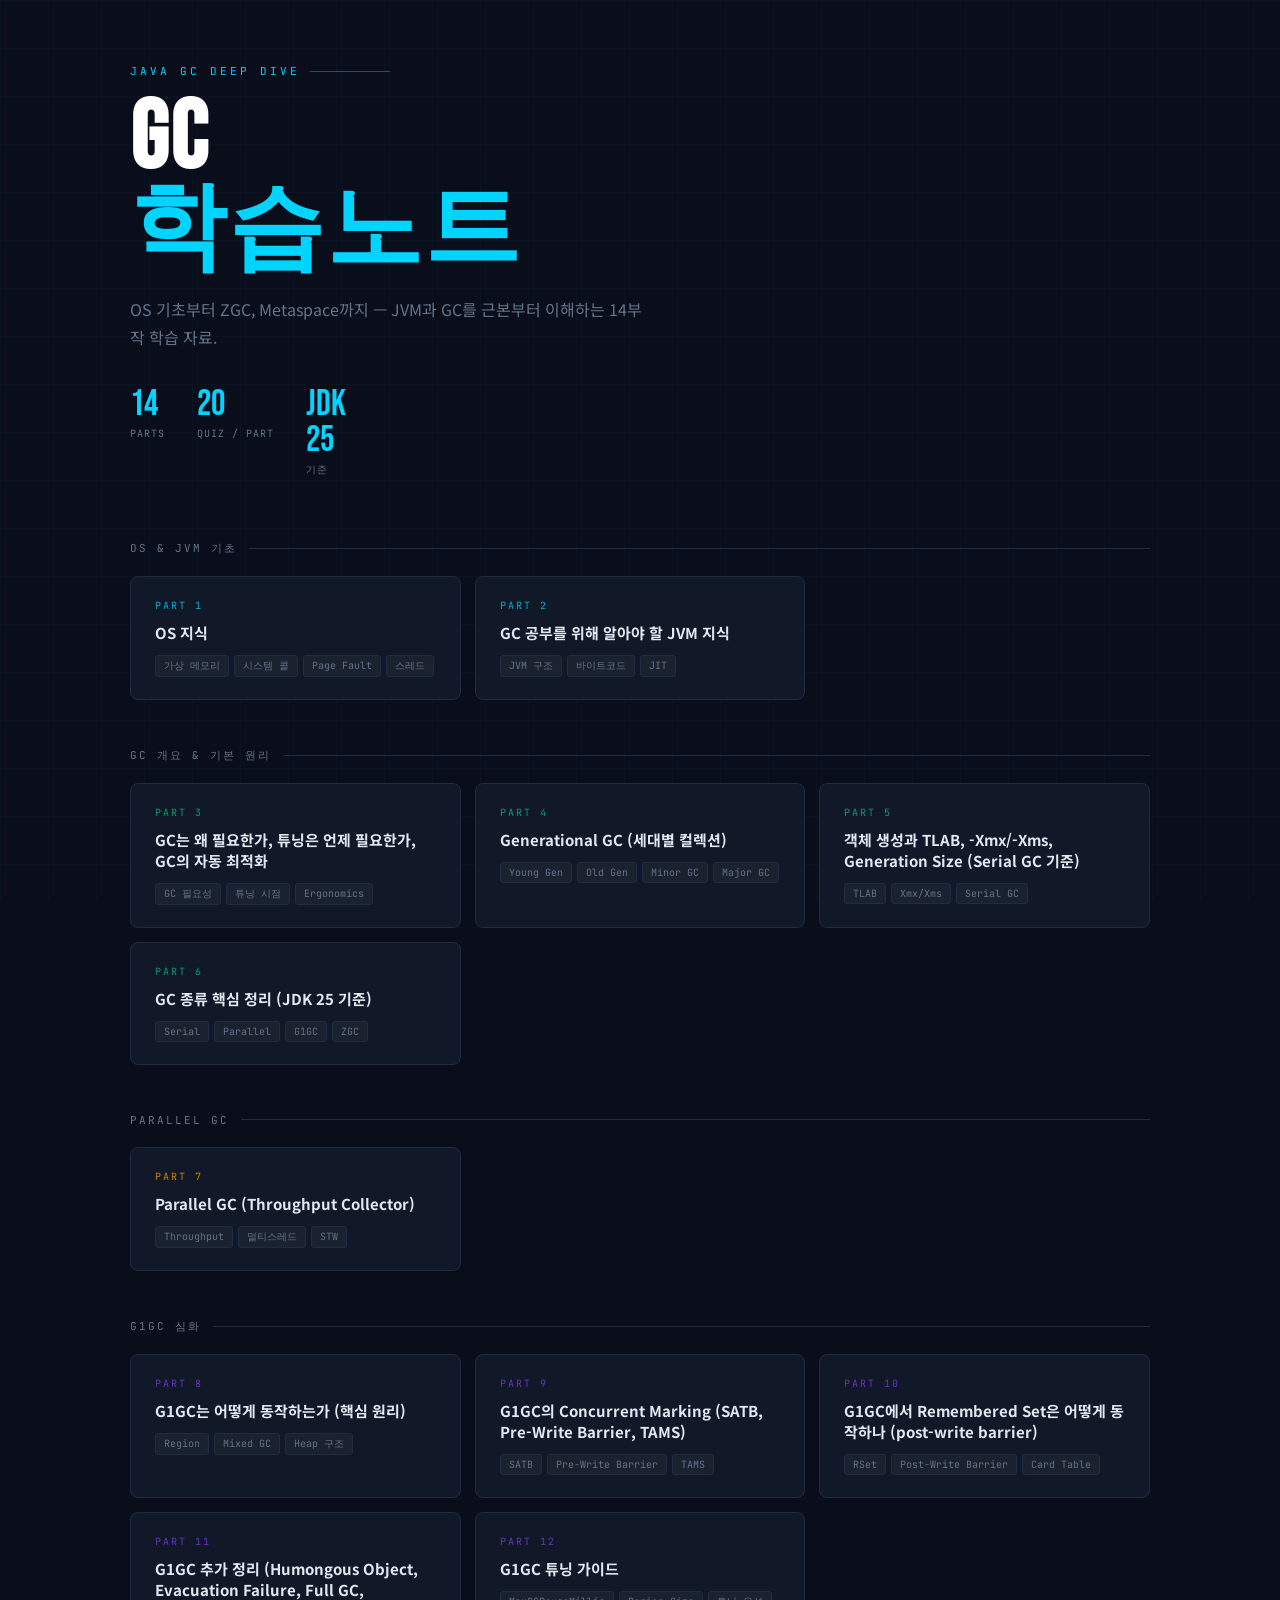
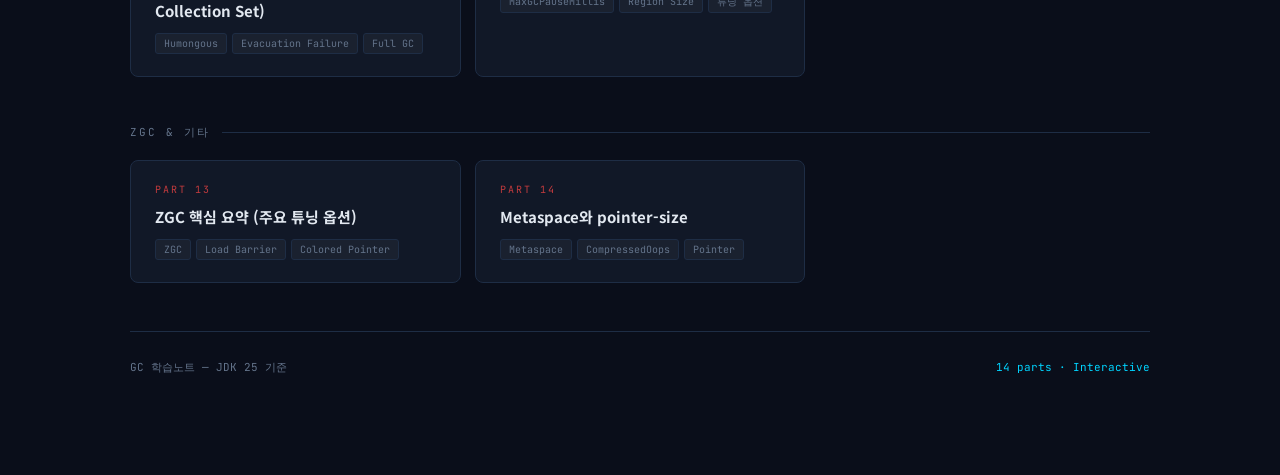
<file: index.html>
<!DOCTYPE html>
<html lang="ko">
<head>
<meta charset="UTF-8">
<meta name="viewport" content="width=device-width, initial-scale=1.0">
<title>GC 학습노트 — 목차</title>
<link href="https://fonts.googleapis.com/css2?family=Noto+Sans+KR:wght@300;400;500;700;900&family=JetBrains+Mono:wght@400;700&family=Bebas+Neue&display=swap" rel="stylesheet">
<style>
  :root {
    --bg: #0a0e1a;
    --surface: #111827;
    --surface2: #1a2235;
    --border: #1e2d45;
    --accent: #00d4ff;
    --accent2: #7c3aed;
    --accent3: #10b981;
    --accent4: #f59e0b;
    --text: #e2e8f0;
    --text-dim: #64748b;
    --mono: 'JetBrains Mono', monospace;
    --sans: 'Noto Sans KR', sans-serif;
    --display: 'Bebas Neue', sans-serif;
  }

  * { box-sizing: border-box; margin: 0; padding: 0; }

  body {
    background: var(--bg);
    color: var(--text);
    font-family: var(--sans);
    min-height: 100vh;
    overflow-x: hidden;
  }

  /* 배경 그리드 패턴 */
  body::before {
    content: '';
    position: fixed;
    inset: 0;
    background-image:
      linear-gradient(rgba(0,212,255,.03) 1px, transparent 1px),
      linear-gradient(90deg, rgba(0,212,255,.03) 1px, transparent 1px);
    background-size: 48px 48px;
    pointer-events: none;
    z-index: 0;
  }

  .wrapper {
    position: relative;
    z-index: 1;
    max-width: 1100px;
    margin: 0 auto;
    padding: 64px 40px 100px;
  }

  /* ── HERO ── */
  .hero {
    margin-bottom: 64px;
  }
  .hero .eyebrow {
    font-family: var(--mono);
    font-size: 11px;
    letter-spacing: 3px;
    text-transform: uppercase;
    color: var(--accent);
    margin-bottom: 16px;
    display: flex;
    align-items: center;
    gap: 10px;
  }
  .hero .eyebrow::after {
    content: '';
    flex: 1;
    max-width: 80px;
    height: 1px;
    background: var(--accent);
    opacity: .4;
  }
  .hero h1 {
    font-family: var(--display);
    font-size: clamp(56px, 8vw, 96px);
    letter-spacing: 2px;
    line-height: .95;
    color: #fff;
    margin-bottom: 20px;
  }
  .hero h1 span {
    color: var(--accent);
  }
  .hero p {
    font-size: 16px;
    color: var(--text-dim);
    line-height: 1.7;
    max-width: 520px;
  }

  /* ── STATS ROW ── */
  .stats {
    display: flex;
    gap: 32px;
    margin-top: 36px;
    flex-wrap: wrap;
  }
  .stat {
    display: flex;
    flex-direction: column;
    gap: 4px;
  }
  .stat .num {
    font-family: var(--display);
    font-size: 36px;
    color: var(--accent);
    line-height: 1;
  }
  .stat .label {
    font-family: var(--mono);
    font-size: 10px;
    letter-spacing: 1px;
    text-transform: uppercase;
    color: var(--text-dim);
  }

  /* ── SECTION LABEL ── */
  .section-label {
    font-family: var(--mono);
    font-size: 11px;
    letter-spacing: 2px;
    text-transform: uppercase;
    color: var(--text-dim);
    margin-bottom: 20px;
    display: flex;
    align-items: center;
    gap: 12px;
  }
  .section-label::after {
    content: '';
    flex: 1;
    height: 1px;
    background: var(--border);
  }

  /* ── CARDS GRID ── */
  .cards-grid {
    display: grid;
    grid-template-columns: repeat(auto-fill, minmax(300px, 1fr));
    gap: 14px;
    margin-bottom: 48px;
  }

  .card {
    position: relative;
    background: var(--surface);
    border: 1px solid var(--border);
    border-radius: 8px;
    padding: 22px 24px;
    text-decoration: none;
    color: inherit;
    display: block;
    transition: all .25s cubic-bezier(.4,0,.2,1);
    overflow: hidden;
    cursor: pointer;
  }
  .card::before {
    content: '';
    position: absolute;
    inset: 0;
    opacity: 0;
    transition: opacity .25s;
    border-radius: 8px;
  }
  .card:hover {
    border-color: var(--card-color, var(--accent));
    transform: translateY(-3px);
    box-shadow: 0 12px 32px rgba(0,0,0,.4), 0 0 0 1px var(--card-color, var(--accent));
  }
  .card:hover::before {
    opacity: 1;
    background: radial-gradient(ellipse at top left, rgba(var(--card-rgb, 0,212,255),.06) 0%, transparent 60%);
  }

  .card-part {
    font-family: var(--mono);
    font-size: 10px;
    letter-spacing: 2px;
    text-transform: uppercase;
    color: var(--card-color, var(--accent));
    margin-bottom: 10px;
    opacity: .8;
  }
  .card-title {
    font-size: 15px;
    font-weight: 700;
    line-height: 1.4;
    color: var(--text);
    margin-bottom: 10px;
  }
  .card-tags {
    display: flex;
    flex-wrap: wrap;
    gap: 5px;
    margin-top: 12px;
  }
  .tag {
    font-family: var(--mono);
    font-size: 10px;
    padding: 3px 8px;
    border-radius: 3px;
    background: rgba(255,255,255,.04);
    color: var(--text-dim);
    border: 1px solid var(--border);
  }

  .card-arrow {
    position: absolute;
    right: 20px;
    top: 50%;
    transform: translateY(-50%) translateX(4px);
    opacity: 0;
    color: var(--card-color, var(--accent));
    font-size: 18px;
    transition: all .25s;
  }
  .card:hover .card-arrow {
    opacity: 1;
    transform: translateY(-50%) translateX(0);
  }

  /* 준비중 카드 */
  .card.wip {
    opacity: .45;
    cursor: default;
  }
  .card.wip:hover {
    transform: none;
    border-color: var(--border);
    box-shadow: none;
  }
  .wip-badge {
    position: absolute;
    top: 14px;
    right: 14px;
    font-family: var(--mono);
    font-size: 9px;
    letter-spacing: 1px;
    text-transform: uppercase;
    background: var(--surface2);
    color: var(--text-dim);
    border: 1px solid var(--border);
    padding: 3px 8px;
    border-radius: 2px;
  }

  /* ── FOOTER ── */
  footer {
    border-top: 1px solid var(--border);
    padding-top: 28px;
    font-family: var(--mono);
    font-size: 11px;
    color: var(--text-dim);
    display: flex;
    justify-content: space-between;
    align-items: center;
    flex-wrap: wrap;
    gap: 10px;
  }

  /* ── ANIMATIONS ── */
  @keyframes fadeUp {
    from { opacity: 0; transform: translateY(20px); }
    to { opacity: 1; transform: translateY(0); }
  }
  .hero { animation: fadeUp .5s ease both; }
  .card { animation: fadeUp .4s ease both; }

  @media (max-width: 600px) {
    .wrapper { padding: 40px 20px 60px; }
    .cards-grid { grid-template-columns: 1fr; }
  }
</style>
</head>
<body>
<div class="wrapper">

  <!-- HERO -->
  <div class="hero">
    <div class="eyebrow">Java GC Deep Dive</div>
    <h1>GC<br><span>학습노트</span></h1>
    <p>OS 기초부터 ZGC, Metaspace까지 — JVM과 GC를 근본부터 이해하는 14부작 학습 자료.</p>
    <div class="stats">
      <div class="stat"><div class="num">14</div><div class="label">Parts</div></div>
      <div class="stat"><div class="num">20</div><div class="label">Quiz / Part</div></div>
      <div class="stat"><div class="num">JDK<br>25</div><div class="label">기준</div></div>
    </div>
  </div>

  <!-- OS & JVM 기초 -->
  <div class="section-label">OS & JVM 기초</div>
  <div class="cards-grid">

    <a class="card" href="part1.html" style="--card-color:#00d4ff;--card-rgb:0,212,255;" style="animation-delay:.05s">
      <div class="card-part">Part 1</div>
      <div class="card-title">OS 지식</div>
      <div class="card-tags">
        <span class="tag">가상 메모리</span>
        <span class="tag">시스템 콜</span>
        <span class="tag">Page Fault</span>
        <span class="tag">스레드</span>
      </div>
      <div class="card-arrow">→</div>
    </a>

    <a class="card" href="part2.html" style="--card-color:#00d4ff;--card-rgb:0,212,255;">
      <div class="card-part">Part 2</div>
      <div class="card-title">GC 공부를 위해 알아야 할 JVM 지식</div>
      <div class="card-tags">
        <span class="tag">JVM 구조</span>
        <span class="tag">바이트코드</span>
        <span class="tag">JIT</span>
      </div>
      <div class="card-arrow">→</div>
    </a>

  </div>

  <!-- GC 개요 -->
  <div class="section-label">GC 개요 & 기본 원리</div>
  <div class="cards-grid">

    <a class="card" href="part3.html" style="--card-color:#10b981;--card-rgb:16,185,129;">
      <div class="card-part">Part 3</div>
      <div class="card-title">GC는 왜 필요한가, 튜닝은 언제 필요한가, GC의 자동 최적화</div>
      <div class="card-tags">
        <span class="tag">GC 필요성</span>
        <span class="tag">튜닝 시점</span>
        <span class="tag">Ergonomics</span>
      </div>
      <div class="card-arrow">→</div>
    </a>

    <a class="card" href="part4.html" style="--card-color:#10b981;--card-rgb:16,185,129;">
      <div class="card-part">Part 4</div>
      <div class="card-title">Generational GC (세대별 컬렉션)</div>
      <div class="card-tags">
        <span class="tag">Young Gen</span>
        <span class="tag">Old Gen</span>
        <span class="tag">Minor GC</span>
        <span class="tag">Major GC</span>
      </div>
      <div class="card-arrow">→</div>
    </a>

    <a class="card" href="part5.html" style="--card-color:#10b981;--card-rgb:16,185,129;">
      <div class="card-part">Part 5</div>
      <div class="card-title">객체 생성과 TLAB, -Xmx/-Xms, Generation Size (Serial GC 기준)</div>
      <div class="card-tags">
        <span class="tag">TLAB</span>
        <span class="tag">Xmx/Xms</span>
        <span class="tag">Serial GC</span>
      </div>
      <div class="card-arrow">→</div>
    </a>

    <a class="card" href="part6.html" style="--card-color:#10b981;--card-rgb:16,185,129;">
      <div class="card-part">Part 6</div>
      <div class="card-title">GC 종류 핵심 정리 (JDK 25 기준)</div>
      <div class="card-tags">
        <span class="tag">Serial</span>
        <span class="tag">Parallel</span>
        <span class="tag">G1GC</span>
        <span class="tag">ZGC</span>
      </div>
      <div class="card-arrow">→</div>
    </a>

  </div>

  <!-- Parallel GC -->
  <div class="section-label">Parallel GC</div>
  <div class="cards-grid">

    <a class="card" href="part7.html" style="--card-color:#f59e0b;--card-rgb:245,158,11;">
      <div class="card-part">Part 7</div>
      <div class="card-title">Parallel GC (Throughput Collector)</div>
      <div class="card-tags">
        <span class="tag">Throughput</span>
        <span class="tag">멀티스레드</span>
        <span class="tag">STW</span>
      </div>
      <div class="card-arrow">→</div>
    </a>

  </div>

  <!-- G1GC -->
  <div class="section-label">G1GC 심화</div>
  <div class="cards-grid">

    <a class="card" href="part8.html" style="--card-color:#7c3aed;--card-rgb:124,58,237;">
      <div class="card-part">Part 8</div>
      <div class="card-title">G1GC는 어떻게 동작하는가 (핵심 원리)</div>
      <div class="card-tags">
        <span class="tag">Region</span>
        <span class="tag">Mixed GC</span>
        <span class="tag">Heap 구조</span>
      </div>
      <div class="card-arrow">→</div>
    </a>

    <a class="card" href="part9.html" style="--card-color:#7c3aed;--card-rgb:124,58,237;">
      <div class="card-part">Part 9</div>
      <div class="card-title">G1GC의 Concurrent Marking (SATB, Pre-Write Barrier, TAMS)</div>
      <div class="card-tags">
        <span class="tag">SATB</span>
        <span class="tag">Pre-Write Barrier</span>
        <span class="tag">TAMS</span>
      </div>
      <div class="card-arrow">→</div>
    </a>

    <a class="card" href="part10.html" style="--card-color:#7c3aed;--card-rgb:124,58,237;">
      <div class="card-part">Part 10</div>
      <div class="card-title">G1GC에서 Remembered Set은 어떻게 동작하나 (post-write barrier)</div>
      <div class="card-tags">
        <span class="tag">RSet</span>
        <span class="tag">Post-Write Barrier</span>
        <span class="tag">Card Table</span>
      </div>
      <div class="card-arrow">→</div>
    </a>

    <a class="card" href="part11.html" style="--card-color:#7c3aed;--card-rgb:124,58,237;">
      <div class="card-part">Part 11</div>
      <div class="card-title">G1GC 추가 정리 (Humongous Object, Evacuation Failure, Full GC, Collection Set)</div>
      <div class="card-tags">
        <span class="tag">Humongous</span>
        <span class="tag">Evacuation Failure</span>
        <span class="tag">Full GC</span>
      </div>
      <div class="card-arrow">→</div>
    </a>

    <a class="card" href="part12.html" style="--card-color:#7c3aed;--card-rgb:124,58,237;">
      <div class="card-part">Part 12</div>
      <div class="card-title">G1GC 튜닝 가이드</div>
      <div class="card-tags">
        <span class="tag">MaxGCPauseMillis</span>
        <span class="tag">Region Size</span>
        <span class="tag">튜닝 옵션</span>
      </div>
      <div class="card-arrow">→</div>
    </a>

  </div>

  <!-- ZGC & 기타 -->
  <div class="section-label">ZGC & 기타</div>
  <div class="cards-grid">

    <a class="card" href="part13.html" style="--card-color:#ef4444;--card-rgb:239,68,68;">
      <div class="card-part">Part 13</div>
      <div class="card-title">ZGC 핵심 요약 (주요 튜닝 옵션)</div>
      <div class="card-tags">
        <span class="tag">ZGC</span>
        <span class="tag">Load Barrier</span>
        <span class="tag">Colored Pointer</span>
      </div>
      <div class="card-arrow">→</div>
    </a>

    <a class="card" href="part14.html" style="--card-color:#ef4444;--card-rgb:239,68,68;">
      <div class="card-part">Part 14</div>
      <div class="card-title">Metaspace와 pointer-size</div>
      <div class="card-tags">
        <span class="tag">Metaspace</span>
        <span class="tag">CompressedOops</span>
        <span class="tag">Pointer</span>
      </div>
      <div class="card-arrow">→</div>
    </a>

  </div>

  <footer>
    <span>GC 학습노트 — JDK 25 기준</span>
    <span style="color:var(--accent);font-family:var(--mono);">14 parts · Interactive</span>
  </footer>

</div>

<script>
  // 카드 진입 애니메이션 stagger
  document.querySelectorAll('.card').forEach((card, i) => {
    card.style.animationDelay = `${0.05 + i * 0.04}s`;
    card.style.opacity = '0';
    card.style.animationFillMode = 'forwards';
  });
</script>
</body>
</html>
</file>
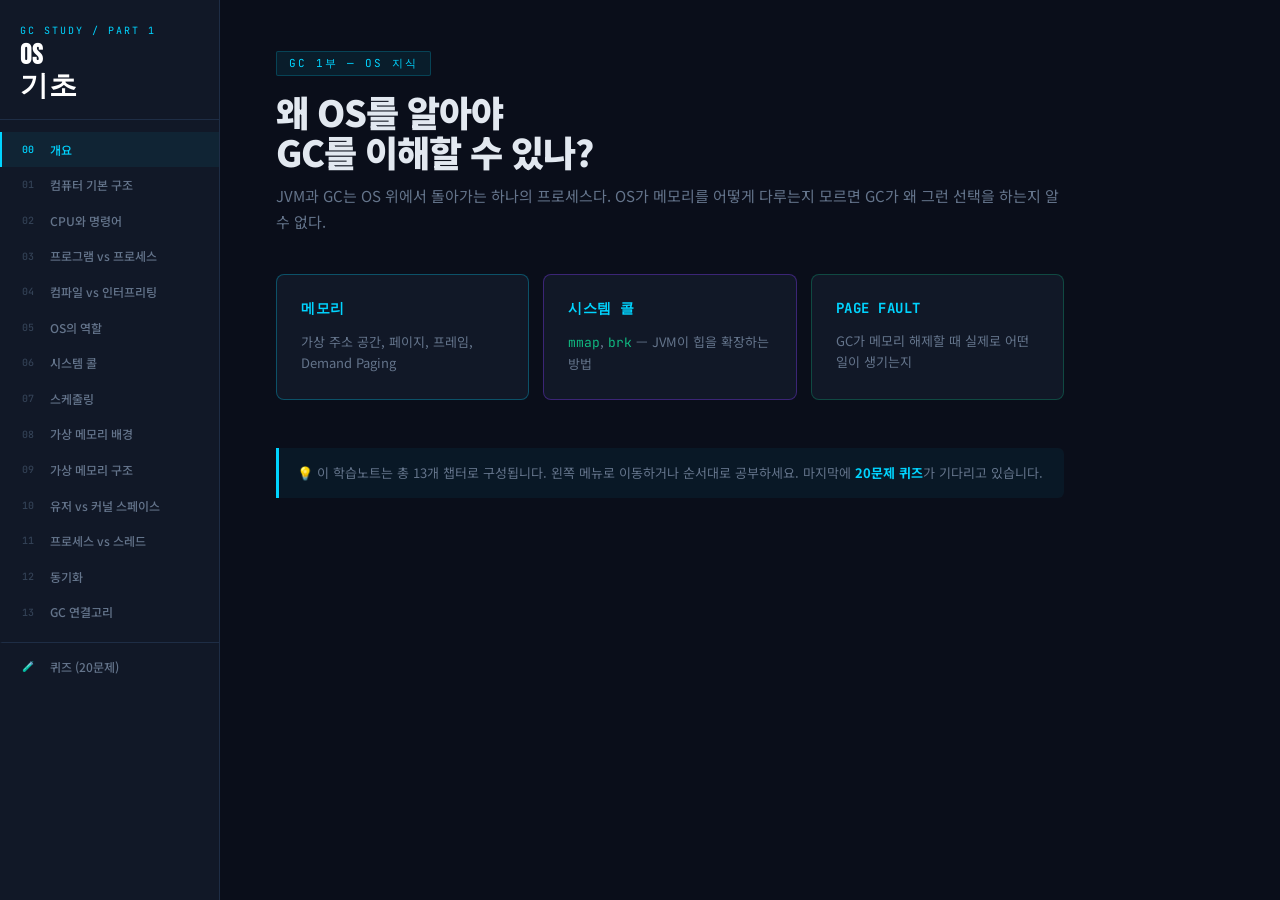
<file: part1.html>
<!DOCTYPE html>
<html lang="ko">
<head>
<meta charset="UTF-8">
<meta name="viewport" content="width=device-width, initial-scale=1.0">
<title>GC 1부 — OS 지식 학습노트</title>
<link href="https://fonts.googleapis.com/css2?family=Noto+Sans+KR:wght@300;400;500;700;900&family=JetBrains+Mono:wght@400;700&family=Bebas+Neue&display=swap" rel="stylesheet">
<style>
  :root {
    --bg: #0a0e1a;
    --surface: #111827;
    --surface2: #1a2235;
    --border: #1e2d45;
    --accent: #00d4ff;
    --accent2: #7c3aed;
    --accent3: #10b981;
    --accent4: #f59e0b;
    --text: #e2e8f0;
    --text-dim: #64748b;
    --text-muted: #334155;
    --danger: #ef4444;
    --mono: 'JetBrains Mono', monospace;
    --sans: 'Noto Sans KR', sans-serif;
    --display: 'Bebas Neue', sans-serif;
  }

  * { box-sizing: border-box; margin: 0; padding: 0; }

  body {
    background: var(--bg);
    color: var(--text);
    font-family: var(--sans);
    min-height: 100vh;
    overflow-x: hidden;
  }

  /* ── SIDEBAR NAV ── */
  #sidebar {
    position: fixed;
    left: 0; top: 0;
    width: 220px;
    height: 100vh;
    background: var(--surface);
    border-right: 1px solid var(--border);
    display: flex;
    flex-direction: column;
    z-index: 100;
    overflow-y: auto;
  }

  #sidebar .logo {
    padding: 24px 20px 16px;
    border-bottom: 1px solid var(--border);
  }
  #sidebar .logo .tag {
    font-family: var(--mono);
    font-size: 10px;
    color: var(--accent);
    letter-spacing: 2px;
    text-transform: uppercase;
  }
  #sidebar .logo h1 {
    font-family: var(--display);
    font-size: 28px;
    letter-spacing: 1px;
    color: #fff;
    line-height: 1.1;
    margin-top: 4px;
  }

  #sidebar nav {
    padding: 12px 0;
    flex: 1;
  }
  .nav-item {
    display: flex;
    align-items: center;
    gap: 10px;
    padding: 10px 20px;
    cursor: pointer;
    font-size: 12px;
    font-weight: 500;
    color: var(--text-dim);
    border-left: 2px solid transparent;
    transition: all .2s;
    line-height: 1.3;
  }
  .nav-item:hover { color: var(--text); background: var(--surface2); }
  .nav-item.active {
    color: var(--accent);
    border-left-color: var(--accent);
    background: rgba(0,212,255,.06);
  }
  .nav-item .num {
    font-family: var(--mono);
    font-size: 10px;
    color: var(--text-muted);
    min-width: 18px;
  }
  .nav-item.active .num { color: var(--accent); }

  /* ── MAIN ── */
  #main {
    margin-left: 220px;
    min-height: 100vh;
    padding: 0;
  }

  .section {
    display: none;
    padding: 48px 56px;
    max-width: 900px;
    animation: fadeSlide .35s ease;
  }
  .section.active { display: block; }

  @keyframes fadeSlide {
    from { opacity: 0; transform: translateY(16px); }
    to { opacity: 1; transform: translateY(0); }
  }

  /* ── SECTION HEADER ── */
  .section-header {
    margin-bottom: 40px;
  }
  .section-header .chip {
    font-family: var(--mono);
    font-size: 11px;
    letter-spacing: 2px;
    text-transform: uppercase;
    color: var(--accent);
    background: rgba(0,212,255,.08);
    border: 1px solid rgba(0,212,255,.2);
    padding: 4px 12px;
    border-radius: 2px;
    display: inline-block;
    margin-bottom: 16px;
  }
  .section-header h2 {
    font-size: 36px;
    font-weight: 900;
    letter-spacing: -1px;
    line-height: 1.1;
  }
  .section-header p {
    margin-top: 12px;
    color: var(--text-dim);
    font-size: 15px;
    line-height: 1.7;
  }

  /* ── CARDS ── */
  .card {
    background: var(--surface);
    border: 1px solid var(--border);
    border-radius: 8px;
    padding: 24px;
    margin-bottom: 20px;
  }
  .card h3 {
    font-size: 14px;
    font-weight: 700;
    letter-spacing: .5px;
    text-transform: uppercase;
    color: var(--accent);
    margin-bottom: 14px;
    font-family: var(--mono);
  }

  /* ── TABLE ── */
  .data-table {
    width: 100%;
    border-collapse: collapse;
    font-size: 14px;
  }
  .data-table th {
    background: var(--surface2);
    padding: 10px 16px;
    text-align: left;
    font-family: var(--mono);
    font-size: 11px;
    letter-spacing: 1px;
    text-transform: uppercase;
    color: var(--text-dim);
    border-bottom: 1px solid var(--border);
  }
  .data-table td {
    padding: 12px 16px;
    border-bottom: 1px solid var(--border);
    color: var(--text);
    line-height: 1.5;
  }
  .data-table tr:last-child td { border-bottom: none; }
  .data-table tr:hover td { background: var(--surface2); }
  .data-table .highlight { color: var(--accent); font-weight: 700; }
  .data-table .code { font-family: var(--mono); font-size: 12px; color: var(--accent3); }

  /* ── SPEED BAR ── */
  .speed-bar-wrap { margin-top: 20px; }
  .speed-bar-wrap h3 {
    font-family: var(--mono);
    font-size: 11px;
    letter-spacing: 1px;
    text-transform: uppercase;
    color: var(--text-dim);
    margin-bottom: 16px;
  }
  .speed-row {
    display: flex;
    align-items: center;
    gap: 14px;
    margin-bottom: 12px;
  }
  .speed-label {
    font-family: var(--mono);
    font-size: 12px;
    width: 180px;
    color: var(--text-dim);
    flex-shrink: 0;
  }
  .speed-bar {
    height: 8px;
    border-radius: 4px;
    background: var(--border);
    flex: 1;
    overflow: hidden;
  }
  .speed-fill {
    height: 100%;
    border-radius: 4px;
    width: 0;
    transition: width 1s cubic-bezier(.4,0,.2,1);
  }
  .speed-note { font-size: 11px; color: var(--text-muted); width: 60px; text-align: right; font-family: var(--mono); }

  /* ── FETCH-DECODE-EXECUTE ANIMATION ── */
  .fde-wrap { position: relative; }
  .fde-steps {
    display: flex;
    gap: 0;
    margin-bottom: 24px;
    position: relative;
  }
  .fde-step {
    flex: 1;
    text-align: center;
    padding: 20px 12px;
    border: 1px solid var(--border);
    background: var(--surface2);
    position: relative;
    transition: all .3s;
    cursor: default;
  }
  .fde-step:not(:last-child)::after {
    content: '→';
    position: absolute;
    right: -14px;
    top: 50%;
    transform: translateY(-50%);
    color: var(--text-muted);
    font-size: 18px;
    z-index: 2;
  }
  .fde-step.lit {
    border-color: var(--accent);
    background: rgba(0,212,255,.08);
    box-shadow: 0 0 20px rgba(0,212,255,.15);
  }
  .fde-step.lit .step-num { color: var(--accent); }
  .fde-step .step-num {
    font-family: var(--display);
    font-size: 32px;
    color: var(--text-muted);
    line-height: 1;
  }
  .fde-step .step-name {
    font-family: var(--mono);
    font-size: 11px;
    letter-spacing: 1px;
    text-transform: uppercase;
    color: var(--accent3);
    margin: 6px 0 4px;
  }
  .fde-step .step-desc { font-size: 11px; color: var(--text-dim); line-height: 1.4; }

  .fde-detail {
    background: var(--surface2);
    border: 1px solid var(--border);
    border-radius: 6px;
    padding: 18px 20px;
    min-height: 60px;
    font-size: 13px;
    line-height: 1.7;
    color: var(--text);
    transition: all .3s;
  }
  .fde-detail .code-inline {
    font-family: var(--mono);
    color: var(--accent3);
    background: rgba(16,185,129,.1);
    padding: 2px 6px;
    border-radius: 3px;
    font-size: 12px;
  }

  .fde-controls { display: flex; gap: 10px; margin-top: 16px; }

  /* ── BUTTONS ── */
  .btn {
    padding: 9px 20px;
    border-radius: 4px;
    font-family: var(--mono);
    font-size: 12px;
    font-weight: 700;
    letter-spacing: 1px;
    text-transform: uppercase;
    border: none;
    cursor: pointer;
    transition: all .2s;
  }
  .btn-primary {
    background: var(--accent);
    color: #000;
  }
  .btn-primary:hover { background: #00b8d9; }
  .btn-ghost {
    background: transparent;
    color: var(--text-dim);
    border: 1px solid var(--border);
  }
  .btn-ghost:hover { border-color: var(--accent); color: var(--accent); }

  /* ── PROCESS vs PROGRAM ── */
  .compare-wrap {
    display: grid;
    grid-template-columns: 1fr 1fr;
    gap: 20px;
    margin-bottom: 20px;
  }
  .compare-box {
    border: 1px solid var(--border);
    border-radius: 8px;
    overflow: hidden;
  }
  .compare-box .compare-title {
    padding: 14px 18px;
    font-family: var(--mono);
    font-size: 12px;
    font-weight: 700;
    letter-spacing: 1px;
    text-transform: uppercase;
  }
  .compare-box.program .compare-title { background: rgba(100,116,139,.15); color: var(--text-dim); }
  .compare-box.process .compare-title { background: rgba(0,212,255,.1); color: var(--accent); }
  .compare-body { padding: 16px 18px; }
  .compare-row { display: flex; justify-content: space-between; padding: 8px 0; border-bottom: 1px solid var(--border); font-size: 13px; }
  .compare-row:last-child { border-bottom: none; }
  .compare-row .key { color: var(--text-dim); }
  .compare-row .val { font-weight: 500; }

  /* ── CODE BLOCK ── */
  .code-block {
    background: #070d1a;
    border: 1px solid var(--border);
    border-radius: 6px;
    padding: 18px 20px;
    font-family: var(--mono);
    font-size: 13px;
    line-height: 1.9;
    margin-bottom: 16px;
    overflow-x: auto;
  }
  .code-block .kw { color: #7c3aed; }
  .code-block .cm { color: var(--text-muted); }
  .code-block .st { color: var(--accent3); }
  .code-block .num { color: var(--accent4); }
  .code-block .fn { color: var(--accent); }

  /* ── VIRTUAL MEMORY DIAGRAM ── */
  .vm-diagram {
    display: flex;
    gap: 32px;
    align-items: flex-start;
  }
  .vm-stack {
    display: flex;
    flex-direction: column;
    width: 220px;
    flex-shrink: 0;
  }
  .vm-segment {
    border: 1px solid var(--border);
    padding: 14px 16px;
    position: relative;
    cursor: pointer;
    transition: all .25s;
    margin-bottom: 2px;
  }
  .vm-segment:hover, .vm-segment.selected {
    border-color: var(--accent);
    box-shadow: 0 0 16px rgba(0,212,255,.15);
    z-index: 2;
  }
  .vm-segment .seg-label {
    font-family: var(--mono);
    font-size: 12px;
    font-weight: 700;
    letter-spacing: .5px;
  }
  .vm-segment .seg-sub { font-size: 10px; color: var(--text-dim); margin-top: 2px; }

  .vm-info {
    flex: 1;
    background: var(--surface2);
    border: 1px solid var(--border);
    border-radius: 8px;
    padding: 24px;
    min-height: 280px;
    transition: all .3s;
  }
  .vm-info h4 {
    font-family: var(--mono);
    font-size: 13px;
    color: var(--accent);
    margin-bottom: 12px;
    letter-spacing: .5px;
  }
  .vm-info p { font-size: 13px; color: var(--text-dim); line-height: 1.8; margin-bottom: 10px; }
  .vm-info .example {
    background: #070d1a;
    border: 1px solid var(--border);
    border-radius: 4px;
    padding: 10px 14px;
    font-family: var(--mono);
    font-size: 12px;
    color: var(--accent3);
    margin-top: 10px;
  }
  .addr-label {
    font-family: var(--mono);
    font-size: 10px;
    color: var(--text-muted);
    margin-bottom: 4px;
  }

  /* ── PAGE FAULT ANIMATION ── */
  .pf-stages {
    display: flex;
    flex-direction: column;
    gap: 4px;
    margin-bottom: 20px;
  }
  .pf-stage {
    display: flex;
    align-items: center;
    gap: 12px;
    padding: 14px 16px;
    border: 1px solid var(--border);
    border-radius: 4px;
    background: var(--surface2);
    opacity: .4;
    transition: all .4s;
  }
  .pf-stage.active-stage {
    opacity: 1;
    border-color: var(--accent2);
    background: rgba(124,58,237,.08);
    box-shadow: 0 0 16px rgba(124,58,237,.15);
  }
  .pf-stage.done-stage {
    opacity: .7;
    border-color: var(--accent3);
    background: rgba(16,185,129,.05);
  }
  .pf-stage .stage-icon {
    width: 30px;
    height: 30px;
    border-radius: 50%;
    display: flex;
    align-items: center;
    justify-content: center;
    font-family: var(--mono);
    font-size: 12px;
    font-weight: 700;
    background: var(--border);
    color: var(--text-dim);
    flex-shrink: 0;
    transition: all .4s;
  }
  .pf-stage.active-stage .stage-icon { background: var(--accent2); color: #fff; }
  .pf-stage.done-stage .stage-icon { background: var(--accent3); color: #000; }
  .pf-stage .stage-text { font-size: 13px; line-height: 1.5; }
  .pf-stage .stage-text strong { font-family: var(--mono); font-size: 11px; color: var(--accent2); display: block; margin-bottom: 2px; }
  .pf-stage.done-stage .stage-text strong { color: var(--accent3); }

  /* ── INFO BOX ── */
  .info-box {
    border-left: 3px solid var(--accent);
    background: rgba(0,212,255,.05);
    padding: 14px 18px;
    border-radius: 0 6px 6px 0;
    margin-bottom: 16px;
    font-size: 13px;
    line-height: 1.7;
    color: var(--text-dim);
  }
  .info-box.green { border-color: var(--accent3); background: rgba(16,185,129,.05); }
  .info-box.yellow { border-color: var(--accent4); background: rgba(245,158,11,.05); }
  .info-box.purple { border-color: var(--accent2); background: rgba(124,58,237,.05); }

  /* ── TAG ── */
  .tag-inline {
    font-family: var(--mono);
    font-size: 11px;
    background: rgba(0,212,255,.1);
    color: var(--accent);
    padding: 2px 8px;
    border-radius: 3px;
    border: 1px solid rgba(0,212,255,.2);
  }
  .tag-green {
    font-family: var(--mono);
    font-size: 11px;
    background: rgba(16,185,129,.1);
    color: var(--accent3);
    padding: 2px 8px;
    border-radius: 3px;
  }

  /* ── SYSCALL FLOW ── */
  .syscall-flow {
    display: flex;
    flex-direction: column;
    gap: 6px;
  }
  .syscall-step {
    display: flex;
    gap: 14px;
    align-items: flex-start;
    padding: 12px 14px;
    border-radius: 6px;
    background: var(--surface2);
    border: 1px solid var(--border);
    font-size: 13px;
    transition: all .3s;
    opacity: .5;
    cursor: pointer;
  }
  .syscall-step.activated { opacity: 1; border-color: var(--accent4); background: rgba(245,158,11,.06); }
  .syscall-step .ss-num {
    font-family: var(--display);
    font-size: 22px;
    color: var(--text-muted);
    line-height: 1;
    width: 24px;
    flex-shrink: 0;
    transition: color .3s;
  }
  .syscall-step.activated .ss-num { color: var(--accent4); }
  .syscall-step .ss-body strong {
    font-family: var(--mono);
    font-size: 11px;
    color: var(--accent4);
    display: block;
    margin-bottom: 2px;
    opacity: 0;
    transition: opacity .3s;
  }
  .syscall-step.activated .ss-body strong { opacity: 1; }

  /* ── THREAD vs PROCESS ── */
  .thread-viz {
    background: var(--surface2);
    border: 1px solid var(--border);
    border-radius: 8px;
    padding: 24px;
    margin-bottom: 20px;
  }
  .thread-viz h4 {
    font-family: var(--mono);
    font-size: 11px;
    letter-spacing: 1px;
    text-transform: uppercase;
    color: var(--text-dim);
    margin-bottom: 16px;
  }
  .process-box {
    border: 2px solid var(--accent2);
    border-radius: 8px;
    padding: 16px;
    margin-bottom: 12px;
  }
  .process-label {
    font-family: var(--mono);
    font-size: 11px;
    color: var(--accent2);
    margin-bottom: 10px;
    letter-spacing: 1px;
  }
  .shared-mem {
    display: flex;
    gap: 6px;
    flex-wrap: wrap;
    margin-bottom: 10px;
  }
  .mem-chip {
    padding: 4px 10px;
    border-radius: 3px;
    font-family: var(--mono);
    font-size: 11px;
  }
  .mem-chip.shared { background: rgba(0,212,255,.1); color: var(--accent); border: 1px solid rgba(0,212,255,.2); }
  .mem-chip.own { background: rgba(245,158,11,.1); color: var(--accent4); border: 1px solid rgba(245,158,11,.2); }
  .threads-row { display: flex; gap: 8px; }
  .thread-box {
    flex: 1;
    border: 1px solid var(--accent4);
    border-radius: 4px;
    padding: 10px;
    text-align: center;
  }
  .thread-box .t-label { font-family: var(--mono); font-size: 10px; color: var(--accent4); margin-bottom: 4px; }
  .thread-box .t-stack { font-size: 10px; color: var(--text-dim); }

  /* ── QUIZ ── */
  #quiz-section {
    padding: 48px 56px;
    max-width: 900px;
  }
  .quiz-progress-bar {
    height: 4px;
    background: var(--border);
    border-radius: 2px;
    margin-bottom: 32px;
    overflow: hidden;
  }
  .quiz-progress-fill {
    height: 100%;
    background: linear-gradient(90deg, var(--accent), var(--accent2));
    border-radius: 2px;
    transition: width .4s;
  }
  .quiz-q-count {
    font-family: var(--mono);
    font-size: 11px;
    color: var(--text-dim);
    margin-bottom: 8px;
    letter-spacing: 1px;
  }
  .quiz-question {
    font-size: 20px;
    font-weight: 700;
    line-height: 1.5;
    margin-bottom: 28px;
    color: var(--text);
  }
  .quiz-options {
    display: flex;
    flex-direction: column;
    gap: 10px;
    margin-bottom: 24px;
  }
  .quiz-opt {
    display: flex;
    align-items: flex-start;
    gap: 14px;
    padding: 16px 20px;
    border: 1px solid var(--border);
    border-radius: 6px;
    cursor: pointer;
    transition: all .2s;
    background: var(--surface);
    font-size: 14px;
    line-height: 1.5;
    text-align: left;
    width: 100%;
    color: var(--text);
    font-family: var(--sans);
  }
  .quiz-opt:hover:not(:disabled) { border-color: var(--accent); background: rgba(0,212,255,.04); }
  .quiz-opt .opt-key {
    font-family: var(--mono);
    font-size: 11px;
    font-weight: 700;
    width: 22px;
    height: 22px;
    border-radius: 3px;
    background: var(--surface2);
    display: flex;
    align-items: center;
    justify-content: center;
    flex-shrink: 0;
    color: var(--text-dim);
    transition: all .2s;
  }
  .quiz-opt:hover:not(:disabled) .opt-key { background: var(--accent); color: #000; }
  .quiz-opt.correct { border-color: var(--accent3) !important; background: rgba(16,185,129,.08) !important; }
  .quiz-opt.correct .opt-key { background: var(--accent3); color: #000; }
  .quiz-opt.wrong { border-color: var(--danger) !important; background: rgba(239,68,68,.06) !important; }
  .quiz-opt.wrong .opt-key { background: var(--danger); color: #fff; }
  .quiz-opt:disabled { cursor: default; }

  .quiz-explanation {
    display: none;
    background: var(--surface2);
    border: 1px solid var(--border);
    border-radius: 6px;
    padding: 18px 20px;
    font-size: 13px;
    line-height: 1.7;
    color: var(--text-dim);
    margin-bottom: 20px;
  }
  .quiz-explanation.show { display: block; animation: fadeSlide .3s ease; }
  .quiz-explanation strong { color: var(--accent); font-family: var(--mono); }

  .quiz-result {
    display: none;
    text-align: center;
    padding: 48px;
  }
  .quiz-result.show { display: block; animation: fadeSlide .4s ease; }
  .quiz-result .score-num {
    font-family: var(--display);
    font-size: 96px;
    line-height: 1;
    color: var(--accent);
  }
  .quiz-result p { color: var(--text-dim); font-size: 16px; margin-top: 12px; }

  /* ── LOCALITY ── */
  .locality-grid {
    display: grid;
    grid-template-columns: 1fr 1fr;
    gap: 16px;
    margin-bottom: 20px;
  }
  .locality-card {
    border: 1px solid var(--border);
    border-radius: 8px;
    padding: 20px;
    transition: all .3s;
    cursor: pointer;
  }
  .locality-card:hover { border-color: var(--accent); background: rgba(0,212,255,.04); }
  .locality-card .lc-icon { font-size: 28px; margin-bottom: 10px; }
  .locality-card .lc-title {
    font-family: var(--mono);
    font-size: 12px;
    font-weight: 700;
    color: var(--accent);
    margin-bottom: 6px;
    letter-spacing: .5px;
  }
  .locality-card .lc-desc { font-size: 13px; color: var(--text-dim); line-height: 1.6; }

  /* scrollbar */
  ::-webkit-scrollbar { width: 6px; }
  ::-webkit-scrollbar-track { background: var(--surface); }
  ::-webkit-scrollbar-thumb { background: var(--border); border-radius: 3px; }
</style>
</head>
<body>

<!-- SIDEBAR -->
<nav id="sidebar">
  <div class="logo">
    <div class="tag">GC Study / Part 1</div>
    <h1>OS<br>기초</h1>
  </div>
  <nav>
    <div class="nav-item active" onclick="goTo('s0')"><span class="num">00</span> 개요</div>
    <div class="nav-item" onclick="goTo('s1')"><span class="num">01</span> 컴퓨터 기본 구조</div>
    <div class="nav-item" onclick="goTo('s2')"><span class="num">02</span> CPU와 명령어</div>
    <div class="nav-item" onclick="goTo('s3')"><span class="num">03</span> 프로그램 vs 프로세스</div>
    <div class="nav-item" onclick="goTo('s4')"><span class="num">04</span> 컴파일 vs 인터프리팅</div>
    <div class="nav-item" onclick="goTo('s5')"><span class="num">05</span> OS의 역할</div>
    <div class="nav-item" onclick="goTo('s6')"><span class="num">06</span> 시스템 콜</div>
    <div class="nav-item" onclick="goTo('s7')"><span class="num">07</span> 스케줄링</div>
    <div class="nav-item" onclick="goTo('s8')"><span class="num">08</span> 가상 메모리 배경</div>
    <div class="nav-item" onclick="goTo('s9')"><span class="num">09</span> 가상 메모리 구조</div>
    <div class="nav-item" onclick="goTo('s10')"><span class="num">10</span> 유저 vs 커널 스페이스</div>
    <div class="nav-item" onclick="goTo('s11')"><span class="num">11</span> 프로세스 vs 스레드</div>
    <div class="nav-item" onclick="goTo('s12')"><span class="num">12</span> 동기화</div>
    <div class="nav-item" onclick="goTo('s13')"><span class="num">13</span> GC 연결고리</div>
    <div class="nav-item" onclick="goTo('quiz')" style="margin-top:12px;border-top:1px solid var(--border);padding-top:16px;">
      <span class="num">🧪</span> 퀴즈 (20문제)
    </div>
  </nav>
</nav>

<!-- MAIN -->
<main id="main">

<!-- 00 개요 -->
<div class="section active" id="s0">
  <div class="section-header">
    <div class="chip">GC 1부 — OS 지식</div>
    <h2>왜 OS를 알아야<br>GC를 이해할 수 있나?</h2>
    <p>JVM과 GC는 OS 위에서 돌아가는 하나의 프로세스다. OS가 메모리를 어떻게 다루는지 모르면 GC가 왜 그런 선택을 하는지 알 수 없다.</p>
  </div>

  <div style="display:grid;grid-template-columns:1fr 1fr 1fr;gap:14px;margin-bottom:28px;">
    <div class="card" style="border-color:rgba(0,212,255,.3);">
      <h3>메모리</h3>
      <p style="font-size:13px;color:var(--text-dim);line-height:1.6;">가상 주소 공간, 페이지, 프레임, Demand Paging</p>
    </div>
    <div class="card" style="border-color:rgba(124,58,237,.4);">
      <h3>시스템 콜</h3>
      <p style="font-size:13px;color:var(--text-dim);line-height:1.6;"><code style="font-family:var(--mono);color:var(--accent3)">mmap</code>, <code style="font-family:var(--mono);color:var(--accent3)">brk</code> — JVM이 힙을 확장하는 방법</p>
    </div>
    <div class="card" style="border-color:rgba(16,185,129,.3);">
      <h3>Page Fault</h3>
      <p style="font-size:13px;color:var(--text-dim);line-height:1.6;">GC가 메모리 해제할 때 실제로 어떤 일이 생기는지</p>
    </div>
  </div>

  <div class="info-box">
    💡 이 학습노트는 총 13개 챕터로 구성됩니다. 왼쪽 메뉴로 이동하거나 순서대로 공부하세요. 마지막에 <strong style="color:var(--accent)">20문제 퀴즈</strong>가 기다리고 있습니다.
  </div>
</div>

<!-- 01 컴퓨터 기본 구조 -->
<div class="section" id="s1">
  <div class="section-header">
    <div class="chip">Chapter 01</div>
    <h2>컴퓨터의<br>기본 구조</h2>
    <p>CPU, RAM, Secondary Storage — 각각 무엇을 담당하고 왜 속도 차이가 나는가.</p>
  </div>

  <div class="card" style="margin-bottom:24px;">
    <h3>장치별 역할</h3>
    <table class="data-table">
      <thead>
        <tr><th>장치</th><th>역할</th><th>특성</th></tr>
      </thead>
      <tbody>
        <tr><td class="highlight">CPU</td><td>명령어(instruction) 수행</td><td><span class="tag-inline">0/1 기계어만 이해</span></td></tr>
        <tr><td class="highlight">RAM</td><td>실행 중인 명령어 + 데이터 보관</td><td><span style="color:var(--danger);">휘발성</span> — 전원 끊기면 소실</td></tr>
        <tr><td class="highlight">SSD/HDD</td><td>영구 저장 (파일, DB)</td><td>비휘발성</td></tr>
        <tr><td class="highlight">NIC</td><td>외부 통신</td><td>—</td></tr>
      </tbody>
    </table>
  </div>

  <div class="speed-bar-wrap card">
    <h3>처리 속도 (CPU에 가까울수록 빠름, 용량은 작아짐)</h3>
    <div class="speed-row">
      <div class="speed-label">레지스터</div>
      <div class="speed-bar"><div class="speed-fill" data-w="100" style="background:var(--accent);"></div></div>
      <div class="speed-note">~1 cycle</div>
    </div>
    <div class="speed-row">
      <div class="speed-label">L1 Cache</div>
      <div class="speed-bar"><div class="speed-fill" data-w="85" style="background:#00b8d9;"></div></div>
      <div class="speed-note">~4 cycle</div>
    </div>
    <div class="speed-row">
      <div class="speed-label">L2/L3 Cache</div>
      <div class="speed-bar"><div class="speed-fill" data-w="65" style="background:var(--accent2);"></div></div>
      <div class="speed-note">~10-40c</div>
    </div>
    <div class="speed-row">
      <div class="speed-label">RAM</div>
      <div class="speed-bar"><div class="speed-fill" data-w="38" style="background:var(--accent4);"></div></div>
      <div class="speed-note">~100 ns</div>
    </div>
    <div class="speed-row">
      <div class="speed-label">SSD</div>
      <div class="speed-bar"><div class="speed-fill" data-w="12" style="background:#ef4444;"></div></div>
      <div class="speed-note">~0.1 ms</div>
    </div>
    <div class="speed-row">
      <div class="speed-label">HDD</div>
      <div class="speed-bar"><div class="speed-fill" data-w="3" style="background:#7f1d1d;"></div></div>
      <div class="speed-note">~10 ms</div>
    </div>
  </div>
</div>

<!-- 02 CPU와 명령어 -->
<div class="section" id="s2">
  <div class="section-header">
    <div class="chip">Chapter 02</div>
    <h2>CPU와 명령어</h2>
    <p>ISA, 레지스터, 그리고 <span class="tag-inline">A = B + C</span>가 실행되는 과정.</p>
  </div>

  <div class="card" style="margin-bottom:24px;">
    <h3>ISA & 레지스터</h3>
    <table class="data-table">
      <thead><tr><th>개념</th><th>설명</th></tr></thead>
      <tbody>
        <tr><td class="highlight">ISA</td><td>CPU가 이해하는 명령어 집합. Intel·AMD·ARM 모두 다름</td></tr>
        <tr><td class="highlight">기계어</td><td>0/1 바이너리 코드. CPU가 직접 실행</td></tr>
        <tr><td class="highlight">어셈블리어</td><td>기계어를 사람이 읽기 쉽게 표현한 것</td></tr>
        <tr><td class="highlight">레지스터</td><td>CPU 내부의 초소형 저장 공간. 연산 속도 최상위</td></tr>
        <tr><td class="highlight">IR (Instruction Register)</td><td>현재 실행 중인 명령어를 담는 레지스터</td></tr>
      </tbody>
    </table>
  </div>

  <div class="card fde-wrap">
    <h3>명령어 실행 사이클 — Fetch → Decode → Execute → Store</h3>
    <p style="font-size:12px;color:var(--text-dim);margin-bottom:16px;">예제: <span class="tag-inline">A = B + C</span> &nbsp;— 버튼을 눌러 단계별로 확인하세요</p>

    <div class="fde-steps" id="fdeSteps">
      <div class="fde-step" id="fde0">
        <div class="step-num">1</div>
        <div class="step-name">Fetch</div>
        <div class="step-desc">메모리 → IR<br>명령어 로드</div>
      </div>
      <div class="fde-step" id="fde1">
        <div class="step-num">2</div>
        <div class="step-name">Decode</div>
        <div class="step-desc">IR의 명령어<br>CPU가 해석</div>
      </div>
      <div class="fde-step" id="fde2">
        <div class="step-num">3</div>
        <div class="step-name">Execute</div>
        <div class="step-desc">레지스터에<br>값 올리고 ALU 연산</div>
      </div>
      <div class="fde-step" id="fde3">
        <div class="step-num">4</div>
        <div class="step-name">Store</div>
        <div class="step-desc">결과 →<br>메모리에 저장</div>
      </div>
    </div>
    <div class="fde-detail" id="fdeDetail">
      ▶ 아래 버튼을 눌러 시작하세요
    </div>
    <div class="fde-controls">
      <button class="btn btn-primary" onclick="fdeNext()">다음 단계 →</button>
      <button class="btn btn-ghost" onclick="fdeReset()">처음부터</button>
    </div>
  </div>
</div>

<!-- 03 프로그램 vs 프로세스 -->
<div class="section" id="s3">
  <div class="section-header">
    <div class="chip">Chapter 03</div>
    <h2>프로그램 vs 프로세스</h2>
    <p>같은 파일이지만 실행 여부에 따라 완전히 다른 존재가 된다.</p>
  </div>

  <div class="compare-wrap">
    <div class="compare-box program">
      <div class="compare-title">📄 프로그램</div>
      <div class="compare-body">
        <div class="compare-row"><span class="key">상태</span><span class="val" style="color:var(--text-dim);">정적 (실행 파일)</span></div>
        <div class="compare-row"><span class="key">위치</span><span class="val">Secondary Storage</span></div>
        <div class="compare-row"><span class="key">예시</span><span class="val code">app.jar</span></div>
      </div>
    </div>
    <div class="compare-box process">
      <div class="compare-title">⚙️ 프로세스</div>
      <div class="compare-body">
        <div class="compare-row"><span class="key">상태</span><span class="val" style="color:var(--accent);">동적 (실행 중)</span></div>
        <div class="compare-row"><span class="key">위치</span><span class="val">RAM에 올라간 상태</span></div>
        <div class="compare-row"><span class="key">예시</span><span class="val code">java PID 1234</span></div>
      </div>
    </div>
  </div>

  <div class="info-box green">
    <strong>핵심 정의:</strong> 프로세스 = 프로그램이 RAM에 올라가 <strong>실행 중인</strong> 상태
  </div>
</div>

<!-- 04 컴파일 vs 인터프리팅 -->
<div class="section" id="s4">
  <div class="section-header">
    <div class="chip">Chapter 04</div>
    <h2>컴파일 vs<br>인터프리팅</h2>
    <p>JVM이 인터프리팅 방식으로 동작하는 이유를 이해하는 토대.</p>
  </div>

  <div style="display:grid;grid-template-columns:1fr 1fr;gap:16px;margin-bottom:24px;">
    <div class="card" style="border-color:rgba(16,185,129,.3);">
      <h3 style="color:var(--accent3);">컴파일 방식</h3>
      <div class="code-block" style="margin-bottom:10px;">
        <span class="cm">소스코드</span><br>
        &nbsp;&nbsp;<span class="kw">↓</span> [컴파일러]<br>
        <span class="st">실행 파일(기계어)</span><br>
        &nbsp;&nbsp;<span class="kw">↓</span><br>
        <span class="fn">프로세스</span>
      </div>
      <p style="font-size:12px;color:var(--text-dim);line-height:1.6;">내가 작성한 코드가 <strong style="color:var(--accent3)">직접 프로세스</strong>가 된다</p>
    </div>
    <div class="card" style="border-color:rgba(124,58,237,.4);">
      <h3 style="color:var(--accent2);">인터프리팅 방식</h3>
      <div class="code-block" style="margin-bottom:10px;">
        <span class="fn">인터프리터</span> <span class="cm">(이미 컴파일됨)</span><br>
        &nbsp;&nbsp;<span class="kw">↓</span> 프로세스가 됨<br>
        <span class="cm">↓ 소스코드를 한 줄씩 읽으며</span><br>
        <span class="cm">↓ 미리 컴파일된 기계어로 점프</span>
      </div>
      <p style="font-size:12px;color:var(--text-dim);line-height:1.6;"><strong style="color:var(--accent2)">인터프리터가 프로세스</strong>가 되어 내 코드를 해석한다</p>
    </div>
  </div>

  <div class="info-box purple">
    🔑 <strong>JVM 연결:</strong> JVM(Java Virtual Machine)은 인터프리팅 방식으로 동작하는 부분이 있다. JVM 자체가 C/C++로 작성된 프로그램이고, Java 바이트코드를 해석하는 인터프리터가 된다.
  </div>
</div>

<!-- 05 OS의 역할 -->
<div class="section" id="s5">
  <div class="section-header">
    <div class="chip">Chapter 05</div>
    <h2>OS의 역할</h2>
    <p>프로그램이 하드웨어를 직접 다루지 못하게 하는 이유, 그리고 OS가 중재자로서 제공하는 세 가지.</p>
  </div>

  <div class="card" style="margin-bottom:20px;">
    <h3>하드웨어 직접 접근의 문제</h3>
    <div style="display:flex;flex-direction:column;gap:8px;">
      <div style="display:flex;gap:12px;padding:10px;background:var(--surface2);border-radius:4px;font-size:13px;">
        <span style="color:var(--danger);font-weight:700;width:20px;">1</span>
        <span>너무 복잡하고 어려움 — 프로그래머가 하드웨어 세부사항을 모두 알아야 함</span>
      </div>
      <div style="display:flex;gap:12px;padding:10px;background:var(--surface2);border-radius:4px;font-size:13px;">
        <span style="color:var(--danger);font-weight:700;width:20px;">2</span>
        <span>시스템 전체를 망가뜨릴 위험 — 한 프로그램이 다른 프로그램 메모리를 덮어씀</span>
      </div>
      <div style="display:flex;gap:12px;padding:10px;background:var(--surface2);border-radius:4px;font-size:13px;">
        <span style="color:var(--danger);font-weight:700;width:20px;">3</span>
        <span>여러 프로그램 동시 실행 시 자원 관리 불가</span>
      </div>
    </div>
  </div>

  <div class="card">
    <h3>OS의 3대 역할</h3>
    <table class="data-table">
      <thead><tr><th>측면</th><th>메커니즘</th></tr></thead>
      <tbody>
        <tr><td class="highlight">쉽게</td><td>시스템 콜, 표준 라이브러리 — 복잡한 하드웨어를 추상화</td></tr>
        <tr><td class="highlight">효율적으로</td><td>스케줄링(타임셰어링), 가상 메모리</td></tr>
        <tr><td class="highlight">안전하게</td><td>시스템 콜로 권한 격리, 가상 메모리로 주소 격리, 동기화</td></tr>
      </tbody>
    </table>
  </div>
</div>

<!-- 06 시스템 콜 -->
<div class="section" id="s6">
  <div class="section-header">
    <div class="chip">Chapter 06</div>
    <h2>시스템 콜</h2>
    <p><span class="tag-inline">read(0, buf, 512)</span>를 호출하면 내부에서 실제로 어떤 일이 벌어지는가.</p>
  </div>

  <div class="card" style="margin-bottom:20px;">
    <h3>개념</h3>
    <p style="font-size:13px;color:var(--text-dim);line-height:1.7;margin-bottom:12px;">
      하드웨어 접근을 <strong style="color:var(--text);">추상화한 인터페이스</strong>. 함수 형태로 제공:
      <span class="tag-green">read</span> <span class="tag-green">write</span> <span class="tag-green">mmap</span> <span class="tag-green">brk</span> <span class="tag-green">clone</span>
    </p>
    <p style="font-size:13px;color:var(--text-dim);">OS마다 다르고, 같은 OS라도 CPU에 따라 번호가 다름. 예: Linux x86_64에서 <span class="tag-inline">read = 0번</span></p>
  </div>

  <div class="card" style="margin-bottom:20px;">
    <h3>read(0, buf, 512) 실행 흐름 — 클릭해서 단계별로 확인</h3>
    <div class="syscall-flow" id="syscallFlow">
      <div class="syscall-step activated" onclick="activateSyscall(0)">
        <div class="ss-num">1</div>
        <div class="ss-body">
          <strong>인자를 레지스터에 세팅</strong>
          RDI=0(stdin), RSI=buf주소, RDX=512
        </div>
      </div>
      <div class="syscall-step" onclick="activateSyscall(1)">
        <div class="ss-num">2</div>
        <div class="ss-body">
          <strong>시스템 콜 번호 세팅</strong>
          RAX = 0 (read의 번호)
        </div>
      </div>
      <div class="syscall-step" onclick="activateSyscall(2)">
        <div class="ss-num">3</div>
        <div class="ss-body">
          <strong>syscall 명령어 실행</strong>
          CPU가 특수 명령어 만남
        </div>
      </div>
      <div class="syscall-step" onclick="activateSyscall(3)">
        <div class="ss-num">4</div>
        <div class="ss-body">
          <strong>커널 핸들러로 점프</strong>
          유저 모드 → 커널 모드 전환
        </div>
      </div>
      <div class="syscall-step" onclick="activateSyscall(4)">
        <div class="ss-num">5</div>
        <div class="ss-body">
          <strong>핸들러 실행 후 복귀</strong>
          RAX 번호로 해당 핸들러 찾아 실행, 결과 반환
        </div>
      </div>
    </div>
  </div>

  <div class="card">
    <h3>Privileged vs Non-Privileged</h3>
    <table class="data-table">
      <thead><tr><th></th><th>Non-Privileged</th><th>Privileged</th></tr></thead>
      <tbody>
        <tr><td class="highlight">누가 호출</td><td>사용자 프로그램이 직접</td><td><strong style="color:var(--accent);">커널만</strong> 호출 가능</td></tr>
        <tr><td class="highlight">예</td><td>사칙연산, 분기, 반복</td><td>하드웨어 직접 제어</td></tr>
        <tr><td class="highlight">접근 방법</td><td>컴파일 후 바로 실행</td><td><strong style="color:var(--accent);">시스템 콜을 통해서만</strong></td></tr>
      </tbody>
    </table>
    <div class="info-box" style="margin-top:14px;margin-bottom:0;">
      💡 모든 프로그램이 OS API를 호출해야 하는 건 아님 — 단순 연산(사칙연산 등)은 그대로 CPU에서 실행
    </div>
  </div>
</div>

<!-- 07 스케줄링 -->
<div class="section" id="s7">
  <div class="section-header">
    <div class="chip">Chapter 07</div>
    <h2>스케줄링과<br>컨텍스트 스위칭</h2>
    <p>하나의 CPU가 여러 프로그램을 "동시에" 실행하는 것처럼 보이는 비밀.</p>
  </div>

  <div class="card" style="margin-bottom:20px;">
    <h3>타임 셰어링 (시분할)</h3>
    <div style="display:flex;gap:6px;margin-bottom:16px;align-items:center;flex-wrap:wrap;">
      <div style="background:rgba(0,212,255,.1);border:1px solid rgba(0,212,255,.2);border-radius:4px;padding:6px 14px;font-family:var(--mono);font-size:11px;color:var(--accent);">프로세스 A</div>
      <div style="font-family:var(--mono);font-size:11px;color:var(--text-muted);">→ 타임슬라이스 소진 →</div>
      <div style="background:rgba(124,58,237,.1);border:1px solid rgba(124,58,237,.2);border-radius:4px;padding:6px 14px;font-family:var(--mono);font-size:11px;color:var(--accent2);">프로세스 B</div>
      <div style="font-family:var(--mono);font-size:11px;color:var(--text-muted);">→ 타임슬라이스 소진 →</div>
      <div style="background:rgba(16,185,129,.1);border:1px solid rgba(16,185,129,.2);border-radius:4px;padding:6px 14px;font-family:var(--mono);font-size:11px;color:var(--accent3);">프로세스 C</div>
    </div>
    <p style="font-size:13px;color:var(--text-dim);line-height:1.7;">CPU 코어 시간을 잘게 쪼개 여러 프로세스에 할당. 아주 빠르게 전환되기 때문에 동시에 여러 프로그램이 도는 것처럼 보인다.</p>
  </div>

  <div class="card">
    <h3>컨텍스트 스위칭 오버헤드</h3>
    <div class="info-box yellow" style="margin-bottom:12px;">
      전환 시점에 CPU 상태(레지스터, 스택 포인터, PC 등)를 메모리에 백업하고, 다음 프로세스의 상태를 복원해야 함
    </div>
    <p style="font-size:13px;color:var(--text-dim);line-height:1.7;">컨텍스트 스위칭이 너무 잦으면 <strong style="color:var(--danger);">그 자체가 성능 문제</strong>. 실제 연산은 안 하고 교체 작업만 반복하게 됨.</p>
  </div>
</div>

<!-- 08 가상 메모리 배경 -->
<div class="section" id="s8">
  <div class="section-header">
    <div class="chip">Chapter 08</div>
    <h2>RAM이 유한해서<br>생기는 문제들</h2>
    <p>가상 메모리가 왜 필요한지를 이해하기 위한 배경.</p>
  </div>

  <div class="card" style="margin-bottom:20px;">
    <h3>4가지 문제</h3>
    <div style="display:flex;flex-direction:column;gap:8px;">
      <div style="display:flex;gap:14px;padding:14px;background:var(--surface2);border-radius:6px;align-items:flex-start;">
        <div style="font-family:var(--display);font-size:28px;color:var(--danger);line-height:1;min-width:28px;">1</div>
        <div><strong>프로그램이 RAM보다 큰 경우</strong> 올릴 수 없음<br><span style="font-size:12px;color:var(--text-dim);">8GB RAM에 16GB 프로그램은 실행 불가?</span></div>
      </div>
      <div style="display:flex;gap:14px;padding:14px;background:var(--surface2);border-radius:6px;align-items:flex-start;">
        <div style="font-family:var(--display);font-size:28px;color:var(--accent4);line-height:1;min-width:28px;">2</div>
        <div><strong>여러 프로그램을 동시에 올리기 부족</strong><br><span style="font-size:12px;color:var(--text-dim);">각 프로그램이 메모리를 독점하려 함</span></div>
      </div>
      <div style="display:flex;gap:14px;padding:14px;background:var(--surface2);border-radius:6px;align-items:flex-start;">
        <div style="font-family:var(--display);font-size:28px;color:var(--accent2);line-height:1;min-width:28px;">3</div>
        <div><strong>External Fragmentation</strong><br><span style="font-size:12px;color:var(--text-dim);">빈 공간 총합은 충분해도 연속된 공간이 없어 못 올림</span></div>
      </div>
      <div style="display:flex;gap:14px;padding:14px;background:var(--surface2);border-radius:6px;align-items:flex-start;">
        <div style="font-family:var(--display);font-size:28px;color:var(--accent3);line-height:1;min-width:28px;">4</div>
        <div><strong>불필요한 코드까지 다 올리는 낭비</strong><br><span style="font-size:12px;color:var(--text-dim);">실제로는 전체 코드의 일부 기능만 사용됨</span></div>
      </div>
    </div>
  </div>

  <div class="locality-grid">
    <div class="locality-card">
      <div class="lc-icon">📍</div>
      <div class="lc-title">Spatial Locality</div>
      <div class="lc-desc">어떤 주소에 접근하면 <strong>근처 주소</strong>도 곧 접근될 가능성이 높다. 배열 순회가 대표적 예.</div>
    </div>
    <div class="locality-card">
      <div class="lc-icon">🔁</div>
      <div class="lc-title">Temporal Locality</div>
      <div class="lc-desc">한 번 접근한 코드/데이터를 <strong>곧 다시</strong> 접근할 가능성이 높다. 반복문이 대표적 예.</div>
    </div>
  </div>
  <div class="info-box green">
    🧠 이 Locality 원리 덕분에 가상 메모리는 "자주 쓰는 것만 RAM에" 전략이 효과적으로 작동한다.
  </div>
</div>

<!-- 09 가상 메모리 구조 -->
<div class="section" id="s9">
  <div class="section-header">
    <div class="chip">Chapter 09 — 강의 핵심</div>
    <h2>가상 메모리</h2>
    <p>프로세스에게 "너만을 위한 독립적이고 연속적인 메모리"라는 환상을 준다 = 트루먼 쇼</p>
  </div>

  <div class="card" style="margin-bottom:20px;">
    <h3>가상 주소 공간 — 세그먼트를 클릭해 확인하세요</h3>
    <div class="vm-diagram">
      <div>
        <div class="addr-label">높은 주소 ↑</div>
        <div class="vm-stack" id="vmStack">
          <div class="vm-segment" onclick="selectSeg('kernel')" style="background:rgba(124,58,237,.12);border-color:rgba(124,58,237,.4);">
            <div class="seg-label" style="color:var(--accent2);">커널 스페이스</div>
            <div class="seg-sub">모든 프로세스 공유</div>
          </div>
          <div class="vm-segment" onclick="selectSeg('stack')" style="background:rgba(0,212,255,.06);">
            <div class="seg-label" style="color:var(--accent);">Stack ↓</div>
            <div class="seg-sub">함수 호출 프레임</div>
          </div>
          <div class="vm-segment" onclick="selectSeg('gap')" style="background:transparent;border-style:dashed;">
            <div class="seg-label" style="color:var(--text-muted);">(gap)</div>
            <div class="seg-sub">성장 공간</div>
          </div>
          <div class="vm-segment" onclick="selectSeg('heap')" style="background:rgba(16,185,129,.06);">
            <div class="seg-label" style="color:var(--accent3);">Heap ↑</div>
            <div class="seg-sub">동적 할당</div>
          </div>
          <div class="vm-segment" onclick="selectSeg('bss')" style="background:rgba(245,158,11,.06);">
            <div class="seg-label" style="color:var(--accent4);">BSS</div>
            <div class="seg-sub">미초기화 전역/정적 변수</div>
          </div>
          <div class="vm-segment" onclick="selectSeg('data')" style="background:rgba(245,158,11,.04);">
            <div class="seg-label" style="color:var(--accent4);">Data</div>
            <div class="seg-sub">초기화된 전역/정적 변수</div>
          </div>
          <div class="vm-segment" onclick="selectSeg('code')" style="background:rgba(239,68,68,.06);">
            <div class="seg-label" style="color:#ef4444;">Code (Text)</div>
            <div class="seg-sub">명령어 (read-only)</div>
          </div>
        </div>
        <div class="addr-label" style="margin-top:4px;">낮은 주소 ↓</div>
      </div>
      <div class="vm-info" id="vmInfo">
        <h4>← 세그먼트를 선택하세요</h4>
        <p>각 영역을 클릭하면 해당 세그먼트의 역할과 특성을 확인할 수 있습니다.</p>
      </div>
    </div>
  </div>

  <!-- Page Fault Animation -->
  <div class="card">
    <h3>Page Fault & Demand Paging — 단계별 시뮬레이션</h3>
    <p style="font-size:12px;color:var(--text-dim);margin-bottom:16px;">가상 주소에 해당하는 프레임이 페이지 테이블에 없을 때 발생하는 흐름</p>
    <div class="pf-stages" id="pfStages">
      <div class="pf-stage">
        <div class="stage-icon">1</div>
        <div class="stage-text"><strong>CPU가 가상 주소 접근</strong>MMU가 페이지 테이블 조회 시작</div>
      </div>
      <div class="pf-stage">
        <div class="stage-icon">2</div>
        <div class="stage-text"><strong>매핑된 프레임 없음 → Page Fault 발생</strong>해당 가상 페이지가 RAM에 없는 상태</div>
      </div>
      <div class="pf-stage">
        <div class="stage-icon">3</div>
        <div class="stage-text"><strong>커널 핸들러 실행</strong>코드 영역 → 실행 파일에서 읽어 RAM 프레임에 올림 / 스택·힙 → 빈 프레임 할당</div>
      </div>
      <div class="pf-stage">
        <div class="stage-icon">4</div>
        <div class="stage-text"><strong>페이지 테이블에 프레임 번호 기록</strong>이제 가상 주소 → 물리 주소 매핑 완성</div>
      </div>
      <div class="pf-stage">
        <div class="stage-icon">5</div>
        <div class="stage-text"><strong>CPU 재시도 → 정상 동작</strong>이번엔 페이지 테이블에 매핑이 있으므로 성공</div>
      </div>
    </div>
    <div class="fde-controls">
      <button class="btn btn-primary" onclick="pfNext()">다음 단계 →</button>
      <button class="btn btn-ghost" onclick="pfReset()">처음부터</button>
    </div>
    <div class="info-box green" style="margin-top:16px;margin-bottom:0;">
      <strong>Demand Paging:</strong> 실제로 필요해진 순간에만 RAM에 올린다. 미리 다 안 올리니까 RAM이 훨씬 효율적으로 사용됨.
    </div>
  </div>
</div>

<!-- 10 유저 vs 커널 스페이스 -->
<div class="section" id="s10">
  <div class="section-header">
    <div class="chip">Chapter 10</div>
    <h2>유저 스페이스 vs<br>커널 스페이스</h2>
  </div>

  <div class="card" style="margin-bottom:20px;">
    <h3>가상 주소 공간의 두 영역</h3>
    <div style="display:grid;grid-template-columns:1fr 1fr;gap:16px;margin-bottom:16px;">
      <div style="border:1px solid rgba(0,212,255,.3);border-radius:6px;padding:18px;">
        <div style="font-family:var(--mono);font-size:11px;color:var(--accent);letter-spacing:1px;margin-bottom:10px;">USER SPACE</div>
        <p style="font-size:13px;color:var(--text-dim);line-height:1.7;">코드, 데이터, 힙, 스택 — 사용자 프로그램 영역. 프로세스마다 독립적.</p>
      </div>
      <div style="border:1px solid rgba(124,58,237,.4);border-radius:6px;padding:18px;">
        <div style="font-family:var(--mono);font-size:11px;color:var(--accent2);letter-spacing:1px;margin-bottom:10px;">KERNEL SPACE</div>
        <p style="font-size:13px;color:var(--text-dim);line-height:1.7;">모든 프로세스에서 공통으로 RAM의 커널 코드와 매핑. 프로세스가 뜰 때 페이지 테이블에 디폴트로 설정.</p>
      </div>
    </div>
    <div class="info-box purple">
      🔑 시스템 콜은 사실상 <strong>같은 가상 주소 공간 안에서 커널 영역으로 점프</strong>하는 것. 다른 주소 공간으로 이동하는 게 아님!
    </div>
  </div>

  <div class="card">
    <h3>스왑 스페이스 (Swap Space)</h3>
    <p style="font-size:13px;color:var(--text-dim);margin-bottom:14px;">RAM이 다 찼는데 추가 프레임이 필요할 때의 처리 방식 3가지:</p>
    <table class="data-table">
      <thead><tr><th>방식</th><th>설명</th><th>해당 영역</th></tr></thead>
      <tbody>
        <tr><td class="highlight">그냥 폐기</td><td>필요하면 다시 실행 파일에서 읽으면 됨</td><td>코드 영역 (read-only)</td></tr>
        <tr><td class="highlight">파일에 write-back</td><td>변경 내용을 파일에 저장</td><td>메모리 매핑된 파일</td></tr>
        <tr><td class="highlight">스왑으로 내림</td><td>디스크 스왑 공간에 저장. 느림</td><td>heap, stack 등 사용자 데이터</td></tr>
      </tbody>
    </table>
    <div class="info-box yellow" style="margin-top:14px;margin-bottom:0;">
      ⚠️ 스왑은 디스크에 있어 RAM보다 훨씬 느림 → 스왑 발생량은 중요한 성능 모니터링 지표
    </div>
  </div>
</div>

<!-- 11 프로세스 vs 스레드 -->
<div class="section" id="s11">
  <div class="section-header">
    <div class="chip">Chapter 11</div>
    <h2>프로세스 vs 스레드</h2>
    <p>컨텍스트 스위칭 비용이 다른 이유가 핵심. 인터뷰 단골 주제.</p>
  </div>

  <div class="thread-viz" style="margin-bottom:20px;">
    <h4>같은 프로세스 내 스레드 — 공유 관계</h4>
    <div class="process-box">
      <div class="process-label">PROCESS (가상 주소 공간 1개)</div>
      <div style="margin-bottom:10px;">
        <div style="font-size:11px;color:var(--text-dim);margin-bottom:6px;">공유 영역</div>
        <div class="shared-mem">
          <span class="mem-chip shared">Code</span>
          <span class="mem-chip shared">Data</span>
          <span class="mem-chip shared">BSS</span>
          <span class="mem-chip shared">Heap</span>
        </div>
      </div>
      <div>
        <div style="font-size:11px;color:var(--accent4);margin-bottom:6px;">스레드별 독립 영역</div>
        <div class="threads-row">
          <div class="thread-box">
            <div class="t-label">THREAD 1</div>
            <div class="t-stack">Stack (독립)</div>
          </div>
          <div class="thread-box">
            <div class="t-label">THREAD 2</div>
            <div class="t-stack">Stack (독립)</div>
          </div>
          <div class="thread-box">
            <div class="t-label">THREAD 3</div>
            <div class="t-stack">Stack (독립)</div>
          </div>
        </div>
      </div>
    </div>
  </div>

  <div class="card">
    <h3>컨텍스트 스위칭 비용 비교 (인터뷰 빈출!)</h3>
    <table class="data-table">
      <thead><tr><th>시나리오</th><th>백업/복원 대상</th><th>비용</th></tr></thead>
      <tbody>
        <tr>
          <td class="highlight">같은 프로세스 내<br>스레드 간</td>
          <td>레지스터(스택포인터·PC 포함)만 저장/복원<br><span style="font-size:11px;color:var(--text-muted);">스택 메모리 자체는 그대로 둠</span></td>
          <td><span style="color:var(--accent3);font-weight:700;">낮음 ✓</span></td>
        </tr>
        <tr>
          <td class="highlight">다른 프로세스 간</td>
          <td>레지스터 저장/복원<br>+ 페이지 테이블 베이스 레지스터 전환 (x86: CR3)<br>+ <strong style="color:var(--danger);">TLB flush</strong></td>
          <td><span style="color:var(--danger);font-weight:700;">높음 ✗</span></td>
        </tr>
      </tbody>
    </table>
    <div class="info-box green" style="margin-top:14px;margin-bottom:0;">
      → 같은 프로세스 내 스레드 간 전환이 더 빠른 이유: 주소 공간이 그대로라 TLB도 유효하게 유지됨
    </div>
  </div>
</div>

<!-- 12 동기화 -->
<div class="section" id="s12">
  <div class="section-header">
    <div class="chip">Chapter 12</div>
    <h2>동기화</h2>
    <p>스레드 간 메모리 공유가 왜 위험한가, Race Condition이란 무엇인가.</p>
  </div>

  <div class="card" style="margin-bottom:20px;">
    <h3>Race Condition — a++ 예제</h3>
    <div class="code-block" style="margin-bottom:16px;">
<span class="cm">// 두 스레드가 동시에 a++ 수행</span><br>
<span class="cm">// 기댓값: a+2 / 실제로는 a+1 이 될 수 있음</span><br>
<br>
<span class="cm">// a++는 원자적 연산이 아님:</span><br>
<span class="kw">Thread1:</span> LOAD a → reg1<br>
<span class="kw">Thread2:</span> LOAD a → reg2  <span class="cm">// 아직 Thread1이 저장 전!</span><br>
<span class="kw">Thread1:</span> reg1 + 1 → STORE a  <span class="cm">// a = 1</span><br>
<span class="kw">Thread2:</span> reg2 + 1 → STORE a  <span class="cm">// a = 1 (덮어씀!)</span>
    </div>
    <div class="info-box" style="margin-bottom:0;">
      <strong>해결:</strong> OS가 제공하는 락(lock), 세마포어, 모니터 등 동기화 기법 사용. Java에서는 <span class="tag-inline">synchronized</span>, <span class="tag-inline">AtomicInteger</span> 등이 이에 해당.
    </div>
  </div>
</div>

<!-- 13 GC 연결고리 -->
<div class="section" id="s13">
  <div class="section-header">
    <div class="chip">Chapter 13</div>
    <h2>GC 학습으로<br>이어지는 연결고리</h2>
  </div>

  <div class="info-box purple" style="margin-bottom:24px;">
    🔑 <strong>JVM도 OS 입장에서는 그저 하나의 프로세스</strong> (대부분 C/C++로 작성). JVM도 자신만의 가상 주소 공간을 가지고, 페이지 테이블이 있고, 트루먼 쇼 속에서 동작한다.
  </div>

  <div class="card">
    <h3>GC를 이해하려면 필요한 OS 지식</h3>
    <div style="display:flex;flex-direction:column;gap:10px;">
      <div style="display:flex;gap:14px;align-items:flex-start;padding:14px;background:var(--surface2);border-radius:6px;">
        <span style="color:var(--accent);font-size:18px;">①</span>
        <div>
          <strong style="font-family:var(--mono);font-size:12px;color:var(--accent);">가상 주소 공간 / 페이지 / 프레임</strong>
          <p style="font-size:12px;color:var(--text-dim);margin-top:4px;">JVM Heap은 가상 주소 공간 안의 힙 영역에서 mmap/brk로 잡은 공간</p>
        </div>
      </div>
      <div style="display:flex;gap:14px;align-items:flex-start;padding:14px;background:var(--surface2);border-radius:6px;">
        <span style="color:var(--accent2);font-size:18px;">②</span>
        <div>
          <strong style="font-family:var(--mono);font-size:12px;color:var(--accent2);">시스템 콜 — mmap, brk</strong>
          <p style="font-size:12px;color:var(--text-dim);margin-top:4px;">GC가 힙을 확장하거나 반환할 때 내부적으로 이 시스템 콜을 사용</p>
        </div>
      </div>
      <div style="display:flex;gap:14px;align-items:flex-start;padding:14px;background:var(--surface2);border-radius:6px;">
        <span style="color:var(--accent3);font-size:18px;">③</span>
        <div>
          <strong style="font-family:var(--mono);font-size:12px;color:var(--accent3);">페이지 폴트와 Demand Paging</strong>
          <p style="font-size:12px;color:var(--text-dim);margin-top:4px;">GC가 메모리를 해제해도 OS에 즉시 반환되지 않는 이유와 연관</p>
        </div>
      </div>
    </div>
  </div>
</div>

<!-- QUIZ -->
<div id="quiz-section" style="display:none;">
  <div class="section-header">
    <div class="chip">퀴즈</div>
    <h2>실력 확인 — 20문제</h2>
    <p>OS 기초 전 챕터를 커버하는 퀴즈. 객관식, 틀려도 바로 해설이 나옵니다.</p>
  </div>

  <div id="quizMain">
    <div class="quiz-progress-bar"><div class="quiz-progress-fill" id="qProgressFill" style="width:0%"></div></div>
    <div class="quiz-q-count" id="qCount">1 / 20</div>
    <div class="quiz-question" id="qText"></div>
    <div class="quiz-options" id="qOptions"></div>
    <div class="quiz-explanation" id="qExplanation"></div>
    <button class="btn btn-primary" id="qNextBtn" style="display:none;" onclick="quizNext()">다음 문제 →</button>
  </div>

  <div class="quiz-result" id="quizResult">
    <div class="score-num" id="quizScore"></div>
    <p id="quizComment"></p>
    <button class="btn btn-ghost" style="margin-top:24px;" onclick="quizRestart()">다시 풀기</button>
  </div>
</div>

</main>

<script>
// ── NAV ──
function goTo(id) {
  document.querySelectorAll('.section').forEach(s => s.classList.remove('active'));
  document.querySelectorAll('.nav-item').forEach(n => n.classList.remove('active'));
  
  const quizSec = document.getElementById('quiz-section');
  if (id === 'quiz') {
    document.querySelectorAll('.section').forEach(s => s.style.display='none');
    quizSec.style.display = 'block';
    quizSec.style.animation = 'fadeSlide .35s ease';
    quizStart();
  } else {
    quizSec.style.display = 'none';
    document.querySelectorAll('.section').forEach(s => s.style.display='');
    const target = document.getElementById(id);
    if (target) {
      target.classList.add('active');
      if (id === 's1') animateBars();
    }
  }
  document.querySelectorAll('.nav-item').forEach(n => {
    if ((id === 'quiz' && n.textContent.includes('퀴즈')) ||
        n.getAttribute('onclick')?.includes(id)) n.classList.add('active');
  });
}

// ── SPEED BARS ──
let barsAnimated = false;
function animateBars() {
  if (barsAnimated) return;
  barsAnimated = true;
  setTimeout(() => {
    document.querySelectorAll('.speed-fill').forEach(el => {
      el.style.width = el.dataset.w + '%';
    });
  }, 200);
}

// ── FDE ANIMATION ──
let fdeStep = -1;
const fdeData = [
  { text: '<strong>Fetch:</strong> RAM의 메모리 주소에서 명령어(<span class="code-inline">LOAD B, LOAD C, ADD, STORE A</span>)를 읽어 <span class="code-inline">IR(Instruction Register)</span>에 올린다.' },
  { text: '<strong>Decode:</strong> CPU가 IR에 담긴 명령어를 해석한다. "이건 덧셈이고, 피연산자는 B와 C구나"를 파악.' },
  { text: '<strong>Execute:</strong> B와 C의 값을 레지스터로 읽어 ALU(산술논리연산장치)에서 덧셈 수행. 결과는 레지스터에 임시 저장.' },
  { text: '<strong>Store:</strong> 레지스터의 연산 결과를 메모리의 A 주소에 저장. 이렇게 <span class="code-inline">A = B + C</span> 한 사이클 완료.' },
];
function fdeNext() {
  fdeStep++;
  if (fdeStep >= 4) fdeStep = 3;
  document.querySelectorAll('.fde-step').forEach((el,i) => el.classList.toggle('lit', i === fdeStep));
  document.getElementById('fdeDetail').innerHTML = fdeData[fdeStep].text;
}
function fdeReset() {
  fdeStep = -1;
  document.querySelectorAll('.fde-step').forEach(el => el.classList.remove('lit'));
  document.getElementById('fdeDetail').innerHTML = '▶ 아래 버튼을 눌러 시작하세요';
}

// ── SYSCALL ──
function activateSyscall(idx) {
  document.querySelectorAll('.syscall-step').forEach((el, i) => {
    el.classList.toggle('activated', i <= idx);
  });
}

// ── VM SEGMENTS ──
const segData = {
  kernel: { title: '커널 스페이스', body: '모든 프로세스의 가상 주소 공간 상단에 동일하게 매핑. 내용은 RAM의 커널 코드와 데이터. 시스템 콜 호출 시 이 영역의 커널 코드로 점프한다.', ex: '// 시스템 콜 발생 시\nuserspace → kernelspace jump\n// 페이지 테이블에 이미 매핑됨' },
  stack: { title: 'Stack ↓ (높은 주소에서 낮은 주소로 성장)', body: '함수 호출 시 스택 프레임이 쌓인다. 지역 변수, 매개변수, 반환 주소가 여기에. 스레드마다 별도의 스택 영역을 예약한다.', ex: 'void foo() {\n  int x = 10; // 스택에 할당\n  bar();      // 새 프레임 push\n}            // 프레임 pop' },
  gap: { title: '(gap) — Stack과 Heap 사이의 빈 공간', body: 'Stack은 위에서 아래로, Heap은 아래에서 위로 성장. 둘이 충돌하면 스택 오버플로우 또는 OOM. 이 gap이 완충 역할.', ex: '// 재귀가 너무 깊으면:\n// stack이 heap 영역까지 침범\n// → StackOverflowError' },
  heap: { title: 'Heap ↑ (낮은 주소에서 높은 주소로 성장)', body: '런타임 동적 할당 영역. malloc/free (C), new/GC (Java). JVM의 경우 이 영역에서 mmap이나 brk 시스템 콜로 공간을 확보한다. GC가 관리하는 공간이 바로 여기.', ex: '// Java\nObject obj = new Object();\n// JVM heap에 할당됨\n// GC가 나중에 수거' },
  bss: { title: 'BSS — 초기화 안 된 전역/정적 변수', body: '선언만 하고 초기값을 지정하지 않은 전역·정적 변수. 실행 파일에서 크기 정보만 가지고 있다가, 실제 실행 시 0으로 초기화된다.', ex: 'static int counter; // BSS\nint globalArr[1000]; // BSS\n// 실행 시 자동으로 0 초기화' },
  data: { title: 'Data — 초기화된 전역/정적 변수', body: '초기값이 있는 전역·정적 변수. 실행 파일 안에 초기값이 실제로 저장되어 있다.', ex: 'static int MAX = 100; // Data\nchar msg[] = "hello"; // Data\n// 실행 파일에 값이 들어있음' },
  code: { title: 'Code (Text) — 명령어 영역', body: '컴파일된 기계어 명령어가 저장되는 영역. read-only로 보호됨 (쓰기 시 segfault). 같은 프로그램의 여러 프로세스가 이 영역을 공유할 수 있다.', ex: 'main:\n  LOAD R1, [B]\n  LOAD R2, [C]\n  ADD R3, R1, R2\n  STORE [A], R3\n  // 이런 기계어가 여기에' },
};
function selectSeg(key) {
  document.querySelectorAll('.vm-segment').forEach(el => el.classList.remove('selected'));
  const d = segData[key];
  document.getElementById('vmInfo').innerHTML = `<h4>${d.title}</h4><p>${d.body}</p><div class="example">${d.ex}</div>`;
}

// ── PAGE FAULT ──
let pfStep = -1;
function pfNext() {
  pfStep++;
  const stages = document.querySelectorAll('.pf-stage');
  if (pfStep >= stages.length) pfStep = stages.length - 1;
  stages.forEach((el, i) => {
    el.classList.remove('active-stage', 'done-stage');
    if (i < pfStep) el.classList.add('done-stage');
    else if (i === pfStep) el.classList.add('active-stage');
  });
}
function pfReset() {
  pfStep = -1;
  document.querySelectorAll('.pf-stage').forEach(el => el.classList.remove('active-stage','done-stage'));
}

// ── QUIZ ──
const questions = [
  { q:'CPU가 직접 이해할 수 있는 언어는?', opts:['어셈블리어','C언어','0/1 기계어','파이썬'], ans:2, exp:'CPU는 0/1 바이너리로 이루어진 <strong>기계어</strong>만 이해한다. 어셈블리어는 기계어를 사람이 읽기 쉽게 표현한 것이고, C/Python은 컴파일러/인터프리터를 거쳐야 한다.' },
  { q:'처리 속도가 가장 빠른 저장 장치는?', opts:['L1 캐시','RAM','레지스터','SSD'], ans:2, exp:'<strong>레지스터 > L1/L2/L3 캐시 > RAM > SSD/HDD</strong> 순서. 레지스터는 CPU 내부에 있어 접근 시간이 1 사이클 수준이다.' },
  { q:'프로세스와 프로그램의 차이를 가장 잘 설명한 것은?', opts:['프로세스는 SSD에 저장된 파일','프로그램은 RAM에서 실행 중인 상태','프로세스는 RAM에서 실행 중인 상태','둘은 동일한 개념이다'], ans:2, exp:'<strong>프로그램</strong> = 정적인 실행 파일(Secondary Storage). <strong>프로세스</strong> = 프로그램이 RAM에 올라가 실행 중인 상태(동적).' },
  { q:'인터프리팅 방식의 설명으로 옳은 것은?', opts:['내 소스코드가 직접 프로세스가 된다','컴파일러가 기계어로 변환 후 실행','인터프리터가 프로세스가 되어 소스코드를 해석한다','소스코드가 레지스터에 직접 올라간다'], ans:2, exp:'인터프리팅에서는 <strong>인터프리터 자체가 프로세스</strong>가 된다. JVM이 이 방식으로 동작 — JVM이 실행되고 Java 바이트코드를 해석한다.' },
  { q:'OS의 3대 역할에 해당하지 않는 것은?', opts:['하드웨어를 쉽게 사용 가능하게','효율적 자원 관리','네트워크 패킷 암호화','안전한 프로세스 격리'], ans:2, exp:'OS의 3대 역할은 <strong>쉽게(시스템 콜/표준 라이브러리), 효율적으로(스케줄링/가상 메모리), 안전하게(권한 격리/주소 격리)</strong>. 네트워크 패킷 암호화는 별도 계층의 역할.' },
  { q:'시스템 콜이란 무엇인가?', opts:['CPU가 레지스터를 초기화하는 것','하드웨어 접근을 추상화한 OS 인터페이스','컴파일러가 코드를 최적화하는 과정','스레드 간 데이터를 교환하는 방법'], ans:1, exp:'시스템 콜은 <strong>하드웨어 접근을 추상화한 인터페이스</strong>. 함수 형태(read, write, mmap 등)로 제공되며, 호출하면 유저 모드 → 커널 모드로 전환된다.' },
  { q:'read(0, buf, 512) 호출 시 시스템 콜 번호가 저장되는 레지스터는?', opts:['RDI','RSI','RDX','RAX'], ans:3, exp:'Linux x86_64에서 <strong>RAX에 시스템 콜 번호</strong>를 세팅한다. RDI/RSI/RDX는 인자를 담는 레지스터. read의 번호는 0번.' },
  { q:'Privileged Instruction에 해당하는 것은?', opts:['사칙연산','반복문(for)','하드웨어 직접 제어 명령','분기(if) 명령'], ans:2, exp:'<strong>Privileged Instruction</strong>은 커널만 실행 가능한 명령어. 하드웨어 직접 제어가 여기에 해당. 사칙연산·분기·반복은 Non-Privileged로 사용자 프로그램이 직접 실행 가능.' },
  { q:'타임 셰어링(시분할)의 목적은?', opts:['RAM 용량을 절약하기 위해','여러 프로세스를 동시에 실행하는 것처럼 보이게','CPU 캐시를 효율적으로 사용하기 위해','스레드 간 동기화를 위해'], ans:1, exp:'<strong>타임 셰어링</strong>은 CPU 코어 시간을 잘게 쪼개 여러 프로세스에 번갈아 할당하는 기법. 매우 빠른 전환으로 동시 실행처럼 보이게 한다.' },
  { q:'컨텍스트 스위칭 시 반드시 발생하는 비용은?', opts:['RAM 전체 초기화','CPU 상태(레지스터 등) 백업 및 복원','네트워크 소켓 재연결','캐시 워밍업'], ans:1, exp:'컨텍스트 스위칭 시 현재 CPU 상태(레지스터, 스택 포인터, PC 등)를 메모리에 <strong>백업</strong>하고, 다음 프로세스의 상태를 <strong>복원</strong>해야 한다.' },
  { q:'External Fragmentation이란?', opts:['파일 시스템이 손상된 상태','총 빈 공간은 충분하지만 연속된 공간이 없어 할당 불가','RAM이 꽉 차서 프로세스를 올릴 수 없는 상태','CPU 레지스터가 부족한 상태'], ans:1, exp:'<strong>External Fragmentation</strong>은 빈 공간이 여기저기 흩어져 있어 총합은 충분해도 연속된 큰 공간이 없어 할당하지 못하는 문제.' },
  { q:'가상 메모리의 핵심 아이디어는?', opts:['RAM을 더 크게 만드는 기술','각 프로세스에게 독립적이고 연속적인 메모리라는 환상을 줌','CPU 캐시를 가상화하는 기술','여러 CPU를 하나처럼 사용하는 기술'], ans:1, exp:'가상 메모리는 각 프로세스에게 "너만을 위한 독립적이고 연속적인 메모리"라는 <strong>환상</strong>을 제공한다. 실제로는 RAM 여기저기에 흩어져 있지만 프로세스는 모른다.' },
  { q:'가상 주소 공간에서 Heap의 성장 방향은?', opts:['높은 주소 → 낮은 주소','낮은 주소 → 높은 주소','고정 크기로 성장하지 않음','랜덤 방향'], ans:1, exp:'<strong>Heap은 낮은 주소에서 높은 주소 방향(↑)으로</strong> 성장한다. Stack은 반대로 높은 주소에서 낮은 주소(↓)로 성장. 둘이 충돌하면 문제 발생.' },
  { q:'Page Fault가 발생하는 조건은?', opts:['RAM이 꽉 찼을 때','가상 주소에 해당하는 프레임이 페이지 테이블에 없을 때','CPU가 잘못된 명령어를 실행할 때','스레드가 데드락에 걸렸을 때'], ans:1, exp:'<strong>Page Fault</strong>는 CPU가 가상 주소로 접근했을 때, MMU가 페이지 테이블에서 해당 물리 프레임 매핑을 찾지 못할 때 발생한다.' },
  { q:'Demand Paging의 의미는?', opts:['미리 모든 페이지를 RAM에 올려두는 방식','실제로 필요해진 순간에만 RAM에 올리는 방식','요청이 있을 때 SSD를 포맷하는 방식','CPU 코어를 필요할 때만 활성화하는 방식'], ans:1, exp:'<strong>Demand Paging</strong>은 필요한 순간에만 RAM에 페이지를 올린다. 덕분에 프로그램이 RAM보다 커도 실행 가능하고, RAM을 효율적으로 사용할 수 있다.' },
  { q:'MMU(Memory Management Unit)의 역할은?', opts:['네트워크 패킷을 관리','가상 주소를 물리 주소로 변환','RAM의 읽기/쓰기 속도를 높임','CPU 코어 간 작업을 분배'], ans:1, exp:'<strong>MMU</strong>는 CPU 내부에 있으며 프로세스의 페이지 테이블을 참조해 <strong>가상 주소 → 물리 주소로 변환</strong>하는 역할을 한다.' },
  { q:'스레드들이 공유하는 영역이 아닌 것은?', opts:['Code (Text)','Heap','Stack','Data'], ans:2, exp:'같은 프로세스의 스레드들은 Code, Data, BSS, Heap을 <strong>공유</strong>한다. <strong>Stack은 스레드마다 별도로 예약</strong>된다(반띵 X, 새로 잡음).' },
  { q:'다른 프로세스 간 컨텍스트 스위칭이 느린 주요 이유는?', opts:['RAM 전체를 복사해야 해서','TLB(주소 변환 캐시)를 flush해야 해서','레지스터 수가 적어서','인터럽트가 금지되어서'], ans:1, exp:'다른 프로세스 간에는 주소 공간이 다르므로 페이지 테이블 베이스 레지스터(CR3) 교체와 함께 <strong>TLB flush</strong>가 필요하다. TLB는 주소 변환 캐시라 flush 후 재워밍에 비용이 큼.' },
  { q:'Race Condition이 발생하는 근본 원인은?', opts:['CPU가 느려서','여러 스레드가 같은 메모리를 동시에 조작할 수 있어서','RAM 용량이 부족해서','시스템 콜이 느려서'], ans:1, exp:'같은 프로세스의 스레드들은 Heap 등 메모리를 공유한다. 동기화 없이 <strong>여러 스레드가 같은 데이터를 동시에 읽고 쓰면</strong> 결과가 예측 불가해지는 Race Condition 발생.' },
  { q:'JVM이 GC를 위해 힙 영역을 확장할 때 사용하는 시스템 콜은?', opts:['read와 write','open과 close','mmap과 brk','fork와 exec'], ans:2, exp:'JVM은 힙 영역을 확장할 때 <strong>mmap(메모리 맵핑)</strong>과 <strong>brk(힙 영역 경계 이동)</strong> 시스템 콜을 사용한다. GC를 이해하려면 이 시스템 콜을 알아야 하는 이유.' },
];

let qIdx = 0, score = 0, answered = false;

function quizStart() {
  qIdx = 0; score = 0; answered = false;
  document.getElementById('quizMain').style.display = 'block';
  document.getElementById('quizResult').classList.remove('show');
  renderQ();
}

function renderQ() {
  answered = false;
  const q = questions[qIdx];
  document.getElementById('qCount').textContent = `${qIdx+1} / ${questions.length}`;
  document.getElementById('qProgressFill').style.width = `${(qIdx/questions.length)*100}%`;
  document.getElementById('qText').textContent = q.q;
  document.getElementById('qExplanation').className = 'quiz-explanation';
  document.getElementById('qNextBtn').style.display = 'none';

  const keys = ['A','B','C','D'];
  const container = document.getElementById('qOptions');
  container.innerHTML = '';
  q.opts.forEach((opt, i) => {
    const btn = document.createElement('button');
    btn.className = 'quiz-opt';
    btn.innerHTML = `<span class="opt-key">${keys[i]}</span>${opt}`;
    btn.onclick = () => selectAnswer(i);
    container.appendChild(btn);
  });
}

function selectAnswer(i) {
  if (answered) return;
  answered = true;
  const q = questions[qIdx];
  const btns = document.querySelectorAll('.quiz-opt');
  btns.forEach(b => b.disabled = true);
  if (i === q.ans) {
    btns[i].classList.add('correct');
    score++;
  } else {
    btns[i].classList.add('wrong');
    btns[q.ans].classList.add('correct');
  }
  const exp = document.getElementById('qExplanation');
  exp.innerHTML = q.exp;
  exp.classList.add('show');
  document.getElementById('qNextBtn').style.display = 'inline-block';
  document.getElementById('qNextBtn').textContent = qIdx < questions.length-1 ? '다음 문제 →' : '결과 보기 →';
}

function quizNext() {
  qIdx++;
  if (qIdx >= questions.length) {
    showResult();
  } else {
    renderQ();
  }
}

function showResult() {
  document.getElementById('quizMain').style.display = 'none';
  const pct = Math.round((score/questions.length)*100);
  document.getElementById('quizScore').textContent = `${score} / ${questions.length}`;
  let comment = '';
  if (pct >= 90) comment = '완벽합니다 🎉 GC 2부로 넘어갈 준비가 됐어요!';
  else if (pct >= 70) comment = '잘 하셨어요 👍 틀린 문제를 해당 챕터에서 다시 확인해보세요.';
  else if (pct >= 50) comment = '절반 통과 ✨ 가상 메모리, 시스템 콜 챕터를 한 번 더 보세요.';
  else comment = '복습이 필요해요 📖 처음부터 차근차근 다시 읽어보세요.';
  document.getElementById('quizComment').textContent = `${pct}% 정답률 — ${comment}`;
  document.getElementById('quizResult').classList.add('show');
}

function quizRestart() {
  quizStart();
}

// init
animateBars();
// Trigger bar animation on s1 visit
document.querySelectorAll('.nav-item').forEach(n => {
  n.addEventListener('click', () => {
    const onclick = n.getAttribute('onclick') || '';
    if (onclick.includes('s1')) setTimeout(animateBars, 300);
  });
});
</script>
</body>
</html>
</file>
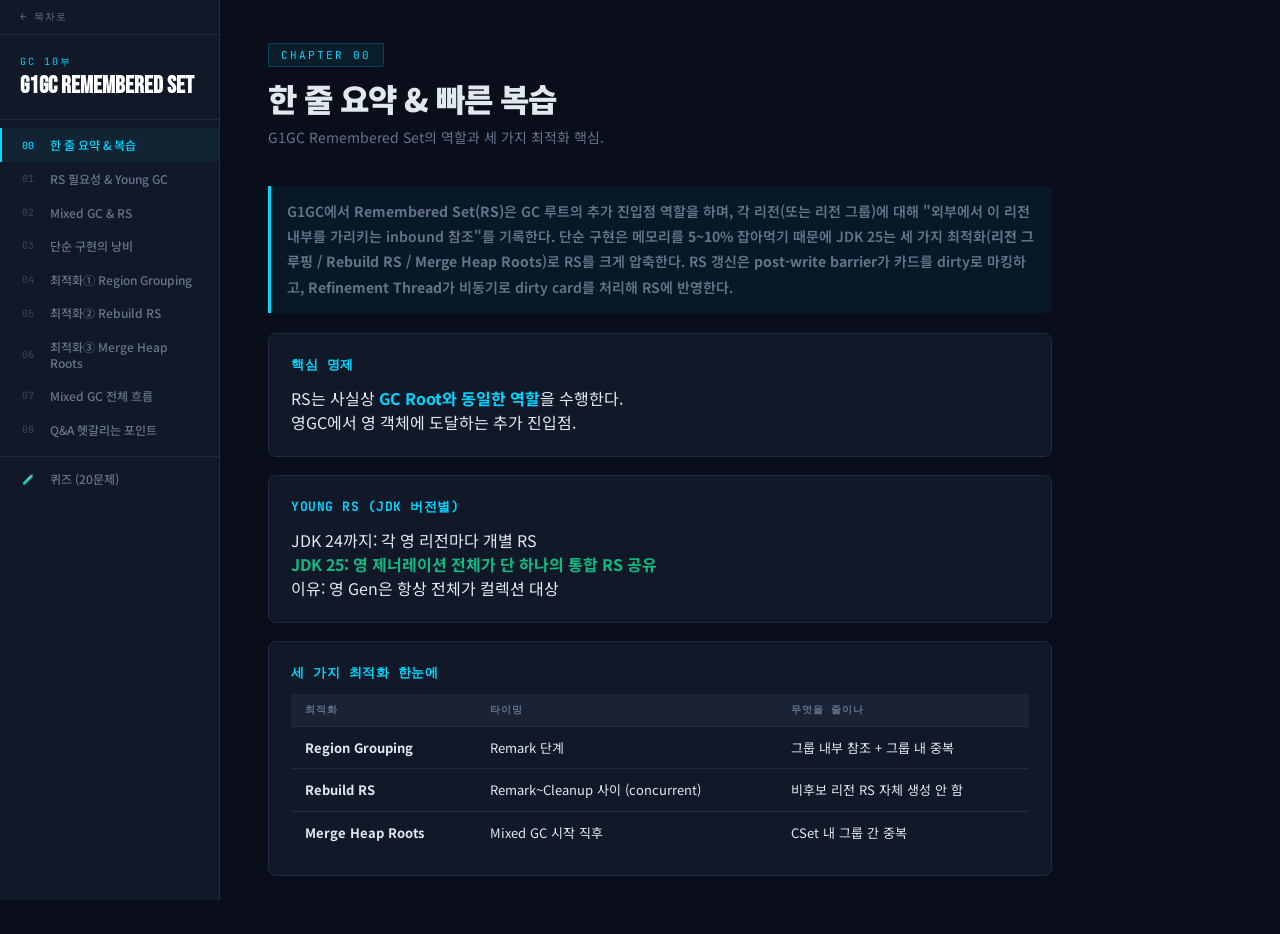
<file: part10.html>
<!DOCTYPE html>
<html lang="ko">
<head>
<meta charset="UTF-8">
<meta name="viewport" content="width=device-width, initial-scale=1.0">
<title>GC 10부 — G1GC Remembered Set</title>
<link href="https://fonts.googleapis.com/css2?family=Noto+Sans+KR:wght@300;400;500;700;900&family=JetBrains+Mono:wght@400;700&family=Bebas+Neue&display=swap" rel="stylesheet">
<link rel="stylesheet" href="style.css">
</head>
<body>
<div id="sidebar">
  <a class="nav-home" href="index.html">← 목차로</a>
  <div class="logo">
    <div class="tag">GC 10부</div>
    <h1>G1GC Remembered Set</h1>
  </div>
  <nav>
    <div class="nav-item active" onclick="goTo('s0')"><span class="num">00</span> 한 줄 요약 & 복습</div>
    <div class="nav-item" onclick="goTo('s1')"><span class="num">01</span> RS 필요성 & Young GC</div>
    <div class="nav-item" onclick="goTo('s2')"><span class="num">02</span> Mixed GC & RS</div>
    <div class="nav-item" onclick="goTo('s3')"><span class="num">03</span> 단순 구현의 낭비</div>
    <div class="nav-item" onclick="goTo('s4')"><span class="num">04</span> 최적화① Region Grouping</div>
    <div class="nav-item" onclick="goTo('s5')"><span class="num">05</span> 최적화② Rebuild RS</div>
    <div class="nav-item" onclick="goTo('s6')"><span class="num">06</span> 최적화③ Merge Heap Roots</div>
    <div class="nav-item" onclick="goTo('s7')"><span class="num">07</span> Mixed GC 전체 흐름</div>
    <div class="nav-item" onclick="goTo('s8')"><span class="num">08</span> Q&A 헷갈리는 포인트</div>
    <div class="nav-item" onclick="goTo('quiz')" style="margin-top:10px;border-top:1px solid var(--border);padding-top:14px;"><span class="num">🧪</span> 퀴즈 (20문제)</div>
  </nav>
</div>
<main id="main">
<div class="section active" id="s0">
  <div class="section-header"><div class="chip">Chapter 00</div><h2>한 줄 요약 &amp; 빠른 복습</h2><p>G1GC Remembered Set의 역할과 세 가지 최적화 핵심.</p></div>
  <div class="info-box" style="font-size:14px;font-weight:600;line-height:1.8;">G1GC에서 <strong>Remembered Set(RS)</strong>은 GC 루트의 추가 진입점 역할을 하며, 각 리전(또는 리전 그룹)에 대해 "외부에서 이 리전 내부를 가리키는 inbound 참조"를 기록한다. 단순 구현은 메모리를 <strong>5~10%</strong> 잡아먹기 때문에 JDK 25는 세 가지 최적화(<strong>리전 그루핑 / Rebuild RS / Merge Heap Roots</strong>)로 RS를 크게 압축한다. RS 갱신은 <strong>post-write barrier</strong>가 카드를 dirty로 마킹하고, <strong>Refinement Thread</strong>가 비동기로 dirty card를 처리해 RS에 반영한다.</div>
  <div class="cards-2" style="margin-top:20px;">
    <div class="card"><h3>핵심 명제</h3><p>RS는 사실상 <strong style="color:var(--accent);">GC Root와 동일한 역할</strong>을 수행한다.<br>영GC에서 영 객체에 도달하는 추가 진입점.</p></div>
    <div class="card"><h3>Young RS (JDK 버전별)</h3><p>JDK 24까지: 각 영 리전마다 개별 RS<br><strong style="color:var(--accent3);">JDK 25: 영 제너레이션 전체가 단 하나의 통합 RS 공유</strong><br>이유: 영 Gen은 항상 전체가 컬렉션 대상</p></div>
  </div>
  <div class="card">
    <h3>세 가지 최적화 한눈에</h3>
    <div class="table-wrap"><table class="data-table"><thead><tr><th>최적화</th><th>타이밍</th><th>무엇을 줄이나</th></tr></thead><tbody>
      <tr><td class="highlight">Region Grouping</td><td>Remark 단계</td><td>그룹 내부 참조 + 그룹 내 중복</td></tr>
      <tr><td class="highlight">Rebuild RS</td><td>Remark~Cleanup 사이 (concurrent)</td><td>비후보 리전 RS 자체 생성 안 함</td></tr>
      <tr><td class="highlight">Merge Heap Roots</td><td>Mixed GC 시작 직후</td><td>CSet 내 그룹 간 중복</td></tr>
    </tbody></table></div>
  </div>
</div>
<div class="section" id="s1">
  <div class="section-header"><div class="chip">Chapter 01</div><h2>RS 필요성 &amp; Young GC</h2></div>
  <div class="card">
    <h3>왜 Remembered Set이 필요한가</h3>
    <div class="info-box red">문제: Young GC가 영 객체만 회수하려고 올드 객체 스캔을 건너뛰면, 올드→영 참조만으로 살아있는 영 객체가 "도달 불가능"으로 잘못 판단되어 회수된다.</div>
    <div class="code-block">GC Root ── B(올드) ── C(영, 살아있음)
              ↑ 영GC는 "올드"라며 스캔 skip
              ↓
              C는 살아있음에도 회수됨 (BUG)</div>
    <div class="info-box green" style="margin-bottom:0;">해결: 올드 객체가 영 객체를 참조하는 경우를 별도 자료구조(=RS)에 모아두고, 영GC 시 GC 루트와 함께 RS를 출발점으로 사용한다.</div>
  </div>
  <div class="card">
    <h3>올드 RS에는 영→올드 참조가 안 들어간다</h3>
    <p>영 제너레이션은 매 GC마다 전체가 스캔되므로 영→올드 참조는 evacuation 중 영 객체를 따라가다 자연스럽게 발견된다. 즉 올드 RS가 추적해야 할 inbound 참조는 <strong>다른 올드 리전(CSet 밖)에서 들어오는 참조뿐</strong>.</p>
  </div>
</div>
<div class="section" id="s2">
  <div class="section-header"><div class="chip">Chapter 02</div><h2>Mixed GC &amp; RS</h2></div>
  <div class="card">
    <h3>Mixed GC에서 발생하는 새 문제</h3>
    <div class="table-wrap"><table class="data-table"><thead><tr><th>항목</th><th>Young GC</th><th>Mixed GC</th></tr></thead><tbody>
      <tr><td>영 제너레이션</td><td>전체 수집</td><td>전체 수집</td></tr>
      <tr><td>올드 제너레이션</td><td>수집 안 함</td><td><strong>일부 올드 리전 선택 수집</strong></td></tr>
      <tr><td>컬렉션 셋(CSet)</td><td>영 리전 전체</td><td>영 리전 전체 + 선택된 올드 리전들</td></tr>
    </tbody></table></div>
    <div class="info-box yellow" style="margin-top:12px;">판정 기준이 "올드냐 영이냐"에서 <strong>"CSet에 들어있냐 아니냐"</strong>로 바뀐다. CSet에 포함된 올드 리전 → 스캔 O, 포함 안 된 올드 리전 → 스캔 X.</div>
  </div>
  <div class="card">
    <h3>새로운 누락 시나리오</h3>
    <div class="code-block">GC Root → A(영) → X(CSet 밖 올드) → Y(CSet 밖 올드) → C(CSet 안 올드, 살아있음)
                              ↑ Mixed GC가 X에서 스캔 멈춤
                              ↓
                              C 회수 (BUG)</div>
    <div class="info-box green">해결: 각 올드 리전은 자기 자신을 외부에서 참조하는 올드 객체를 저장하는 RS를 가진다. Mixed GC 시 RS#를 GC 루트처럼 활용해 회수 누락을 방지.</div>
  </div>
  <div class="card">
    <h3>CSet vs Collection Set Candidate Regions — 용어 구분</h3>
    <div class="table-wrap"><table class="data-table"><thead><tr><th>용어</th><th>의미</th><th>결정 시점</th></tr></thead><tbody>
      <tr><td class="highlight">Collection Set (CSet)</td><td>이번 GC turn에 실제로 수집할 리전들의 집합</td><td>GC 시작 시 확정</td></tr>
      <tr><td class="highlight">Collection Set Candidate Regions</td><td>CSet 후보군 (가비지 많아서 회수하면 좋을 올드 리전 풀)</td><td>Remark 단계에서 최초 확정, Cleanup에서 일부 빠질 수도 있음</td></tr>
    </tbody></table></div>
  </div>
</div>
<div class="section" id="s3">
  <div class="section-header"><div class="chip purple">Chapter 03</div><h2>단순 구현의 메모리 낭비</h2></div>
  <div class="card">
    <h3>낭비 ① — 같은 CSet 내부 참조 저장</h3>
    <div class="code-block">[Region 0] ←──참조 H──── [Region 1]   RS_0: {H}
[Region 1] ←──참조 D──── [Region 0]   RS_1: {D}

어차피 같은 Mixed GC turn에 둘 다 스캔됨
→ RS_0의 H, RS_1의 D는 저장할 필요 없는 정보</div>
  </div>
  <div class="card">
    <h3>낭비 ② — 중복 참조</h3>
    <p>영 RS와 올드 RS가 같은 객체(예: I)를 동시에 들고 있는 경우, 같은 CSet에 묶이면 한 번만 스캔하면 충분.</p>
    <div class="info-box red">과거 GC 데이터: 단순 per-region RS만으로도 <strong>전체 힙의 5~10%</strong>를 잡아먹는 경우가 있었다. 힙이 16GB, 32GB로 커지면서 부담 가중.</div>
  </div>
</div>
<div class="section" id="s4">
  <div class="section-header"><div class="chip green">Chapter 04</div><h2>최적화 ① — Region Grouping</h2></div>
  <div class="card">
    <h3>아이디어</h3>
    <p style="margin-bottom:12px;">"같은 시기에 수집될 애들끼리는 그루핑하자." CSet Candidate Regions 안에서 함께 수집되어도 되는 올드 리전들을 묶어 하나의 그룹으로 만들고, 그 그룹에 대해 RS를 하나만 둔다.</p>
    <div class="code-block">Before:                    After grouping:
[R0] [R1] [R7] [R8]       [Group A: R0, R1]  [Group B: R7, R8]
 RS   RS   RS   RS              RS_A               RS_B
(4개)                          (2개)</div>
  </div>
  <div class="card">
    <h3>제약 조건 &amp; 효과</h3>
    <div class="info-box yellow">제약: 그룹된 리전들은 반드시 <strong>같은 Mixed GC turn에 한 번에 회수</strong>돼야 한다 (분리 수집 불가).</div>
    <div class="table-wrap" style="margin-top:8px;"><table class="data-table"><thead><tr><th>효과</th><th>설명</th></tr></thead><tbody>
      <tr><td class="highlight">메모리 절약 ①</td><td>그룹 내부 참조는 저장 안 함</td></tr>
      <tr><td class="highlight">메모리 절약 ②</td><td>그룹 내 중복 참조 자연 제거</td></tr>
      <tr><td class="highlight">인크리멘탈 GC와 궁합</td><td>Space Reclamation Phase에서 묶어 처리 가능</td></tr>
    </tbody></table></div>
  </div>
</div>
<div class="section" id="s5">
  <div class="section-header"><div class="chip yellow">Chapter 05</div><h2>최적화 ② — Rebuild Remembered Set</h2></div>
  <div class="card">
    <h3>핵심 명제</h3>
    <div class="info-box green">올드 리전의 RS는 <strong>Remark 페이즈 시작 후에 비로소 생성</strong>된다. 그 전까지는 안 만든다.</div>
    <p style="margin-top:12px;">올드 리전은 Candidate에 선정될지조차 불확실하고, 선정되더라도 Mixed GC가 여러 번 인크리멘탈하게 도는 동안 언제 자기 차례가 올지 모른다. 매 참조 변경마다 모든 올드 리전 RS를 갱신하는 건 CPU·메모리 모두 낭비.</p>
  </div>
  <div class="card">
    <h3>동작 흐름</h3>
    <div class="code-block">[Remark, STW] 마킹 완료
    ↓
Candidate Regions 최초 확정
    ↓
[Concurrent, Remark~Cleanup 사이]
Rebuild RS 실행:
  for each region in Candidate Regions:
    live 객체를 방문하면서
    "이 객체가 다른 Candidate region/group을 참조하는가?" 검사
    → 그렇다면 그 타겟의 RS에 현재 객체 추가
    ↓
[Cleanup, STW] Candidate 파이널라이즈</div>
    <div class="info-box">중요: Rebuild는 모든 올드 리전이 아닌 <strong>Candidate Regions에 속한 리전(또는 그룹)에 대해서만</strong> 수행.</div>
  </div>
  <div class="card">
    <h3>Post-Write Barrier — 컨커런트 갱신 처리</h3>
    <p style="margin-bottom:12px;">Rebuild RS는 STW 사이에 컨커런트하게 도는데, 그동안 어플리케이션이 참조를 새로 만들 수 있다.</p>
    <div class="code-block">obj.field = newRef;                              // 참조 변경
post_write_barrier(obj, &amp;obj.field, newRef);  // 해당 카드를 dirty 마킹</div>
    <p style="margin-top:12px;">이후 <strong>Refinement Thread</strong>(<span class="inline-code">-XX:G1ConcRefinementThreads</span>)가 비동기로 dirty card를 훑어 cross-region 참조면 타겟 region의 RS에 반영한다.</p>
    <div class="info-box purple">Pre-write barrier(9부, SATB 유지)와 짝을 이루는 개념. Pre = 마킹 보호용, <strong>Post = RS 갱신용</strong>.</div>
  </div>
</div>
<div class="section" id="s6">
  <div class="section-header"><div class="chip">Chapter 06</div><h2>최적화 ③ — Merge Heap Roots</h2></div>
  <div class="card">
    <h3>핵심 명제</h3>
    <div class="info-box green">Mixed GC가 시작될 때, <strong>CSet의 모든 RS를 하나로 합친다.</strong> "Heap Root"가 RS를 의미하며, "Merge" = 합치기.</div>
    <p style="margin-top:12px;">Rebuild RS로 그룹별 RS는 압축됐지만, 여러 그룹이 같은 CSet에 들어오면 그룹 간 중복은 여전히 남는다.</p>
    <div class="code-block">CSet = { Group A (R0, R1), Group B (R7, R8) }
RS_A = {F, I}
RS_B = {2, I}  ← I가 양쪽에 중복

Merge → RS_merged = {F, I, 2}  ← 중복 제거</div>
  </div>
  <div class="card">
    <h3>타이밍</h3>
    <div class="code-block">[Mixed GC 시작]
    ↓
[Merge Heap Roots]  ← 여기! (evacuation 직전)
    ↓
[Evacuation]
    ↓
[Cleanup &amp; Free]</div>
    <p>원본 RS들은 삭제되지 않고 별도로 머지된 RS가 만들어진다.</p>
  </div>
</div>
<div class="section" id="s7">
  <div class="section-header"><div class="chip purple">Chapter 07</div><h2>Mixed GC 전체 흐름 &amp; Forwarding Pointer</h2></div>
  <div class="card">
    <h3>Forwarding Pointer 메커니즘</h3>
    <p style="margin-bottom:12px;">객체를 복사할 때 원래 위치를 즉시 free하지 않고 <strong>객체 헤더에 새 주소(forwarding pointer)</strong>를 남긴다.</p>
    <div class="code-block">[Before move]          [After move]
┌──────────┐           ┌──────────┐  ← 새 위치
│ Object D │           │ Object D │
│ data...  │           │ data...  │
└──────────┘           └──────────┘
                              ↑ forwarding
                       ┌──────────┐  ← 옛 위치
                       │ FWD ptr  │
                       │ →new     │
                       └──────────┘</div>
    <p>다른 스레드가 옛 주소로 D를 방문하면 → 헤더의 forwarding pointer 확인 → "아, 이미 옮겨졌네" → 자기 참조만 새 주소로 업데이트.</p>
  </div>
  <div class="card">
    <h3>Mixed GC 종료 후 자료구조 상태</h3>
    <div class="table-wrap"><table class="data-table"><thead><tr><th>자료구조</th><th>종료 후 상태</th></tr></thead><tbody>
      <tr><td>CSet에 있던 영 리전</td><td>비워짐, 다음 영GC 대비</td></tr>
      <tr><td>CSet에 있던 올드 리전(그룹)</td><td>비워짐 + 해당 그룹의 RS도 삭제</td></tr>
      <tr><td>CSet에 없던 영/올드 리전</td><td>그대로 유지</td></tr>
      <tr><td>영 제너레이션 RS</td><td>그대로 유지 (계속 실시간 갱신)</td></tr>
      <tr><td>Merged RS (임시)</td><td>삭제</td></tr>
    </tbody></table></div>
  </div>
</div>
<div class="section" id="s8">
  <div class="section-header"><div class="chip green">Chapter 08</div><h2>Q&amp;A 헷갈리는 포인트</h2></div>
  <div class="card">
    <div class="table-wrap"><table class="data-table"><thead><tr><th>질문</th><th>답</th></tr></thead><tbody>
      <tr><td>Young GC vs Mixed GC 판정 기준?</td><td>영GC: "올드 리전인가?" → skip. Mixed GC: <strong>"CSet 안의 리전인가?"</strong> → 스캔 / 아니면 skip. 올드냐 영이냐가 아닌 CSet 멤버십이 기준.</td></tr>
      <tr><td>왜 올드 RS는 영→올드 참조를 저장하지 않나?</td><td>영 제너레이션은 매 GC마다 항상 전체가 스캔된다. 영→올드 참조는 영 객체를 따라가다 evacuation 과정에서 자연스럽게 발견됨.</td></tr>
      <tr><td>RS에는 객체가 저장되나, 주소가 저장되나?</td><td>실제로는 source 측 객체가 위치한 <strong>카드(card)의 주소</strong>가 저장된다. 카드 테이블(card table) 기반이며, GC 시 해당 카드만 정밀 스캔해 실제 참조를 찾는다.</td></tr>
      <tr><td>JDK 24 vs JDK 25 영 RS 차이?</td><td>~JDK 24: 영 리전별 개별 RS. JDK 25: 영 제너레이션 전체 통합 1개.</td></tr>
      <tr><td>Concurrent vs Parallel 용어?</td><td>Concurrent = GC 스레드와 어플리케이션 스레드가 동시에 실행. Parallel = 여러 개의 GC 스레드가 병렬 실행. GC 문서에서는 엄격히 구분.</td></tr>
      <tr><td>CSet Candidate Regions는 언제 확정?</td><td>Remark(STW): 최초 확정. Remark~Cleanup 사이: Rebuild RS 실행. Cleanup(STW): 파이널라이즈. Space Reclamation: Mixed GC 인크리멘탈 실행.</td></tr>
    </tbody></table></div>
  </div>
  <div class="card" style="margin-top:16px;">
    <h3>핵심 요약 표</h3>
    <div class="table-wrap"><table class="data-table"><thead><tr><th>항목</th><th>답</th></tr></thead><tbody>
      <tr><td>RS가 GC 루트와 같은 역할을 하는 이유</td><td>영 객체에 도달하는 추가 진입점 제공 (올드 스캔 건너뛰기 보완)</td></tr>
      <tr><td>영 제너레이션 RS 개수 (JDK 25)</td><td>통합 1개</td></tr>
      <tr><td>올드 리전 RS 생성 시점</td><td>Remark 페이즈 시작 후 (Rebuild RS)</td></tr>
      <tr><td>RS 갱신 시점 (런타임)</td><td>Post-write barrier로 컨커런트 갱신</td></tr>
      <tr><td>세 가지 최적화</td><td>Region Grouping / Rebuild RS / Merge Heap Roots</td></tr>
    </tbody></table></div>
  </div>
</div>
<div class="section" id="quiz">
  <div class="section-header">
    <div class="chip">퀴즈</div>
    <h2>실력 확인 — 20문제</h2>
    <p>10부 핵심 개념 점검.</p>
  </div>
  <div id="quizMain">
    <div class="quiz-progress-bar"><div class="quiz-progress-fill" id="qProgressFill" style="width:0%"></div></div>
    <div class="quiz-q-count" id="qCount">1 / 20</div>
    <div class="quiz-question" id="qText"></div>
    <div class="quiz-options" id="qOptions"></div>
    <div class="quiz-explanation" id="qExplanation"></div>
    <button class="btn btn-primary" id="qNextBtn" style="display:none;" onclick="quizNext()">다음 문제 →</button>
  </div>
  <div class="quiz-result" id="quizResult">
    <div class="score-num" id="quizScore"></div>
    <p id="quizComment"></p>
    <button class="btn btn-ghost" style="margin-top:24px;" onclick="quizRestart()">다시 풀기</button>
  </div>
</div>
</main>
<script>
const questions = [{"q": "Remembered Set(RS)이 G1GC에서 GC Root와 동일한 역할을 한다는 의미는?", "o": ["모든 객체를 저장한다", "영 객체에 도달하는 추가 진입점을 제공한다", "올드 객체를 직접 회수한다", "마킹을 위한 스냅샷이다"], "a": 1, "e": "RS는 올드 스캔을 건너뛰는 Young GC에서, 올드→영 참조를 통해 살아있는 영 객체를 찾을 수 있게 해주는 추가 진입점이다."}, {"q": "JDK 25에서 Young 제너레이션의 RS는 몇 개인가?", "o": ["영 리전마다 개별 1개", "Young 제너레이션 전체 통합 1개", "Old 리전과 공유", "존재하지 않음"], "a": 1, "e": "JDK 24까지는 각 영 리전마다 개별 RS였지만, JDK 25부터 영 제너레이션 전체가 단 하나의 통합 RS를 공유한다. 영 Gen은 항상 전체가 컬렉션 대상이므로 리전별로 쪼갤 이유가 없다."}, {"q": "올드 RS에 영→올드 참조를 저장하지 않는 이유는?", "o": ["메모리가 부족해서", "영 제너레이션은 매 GC마다 전체가 스캔되므로 자연스럽게 발견된다", "올드→영 참조만 저장하기 때문", "영 객체는 GC 대상이 아니기 때문"], "a": 1, "e": "영 제너레이션은 매 GC마다 항상 전체가 스캔된다. 따라서 영→올드 참조는 영 객체를 따라가다 evacuation 과정에서 자연스럽게 발견된다."}, {"q": "Mixed GC에서 CSet 포함 여부 판정 기준은?", "o": ["올드 리전이냐 영 리전이냐", "CSet에 들어있냐 아니냐", "힙 점유율이 50% 이상이냐", "RS가 있느냐 없느냐"], "a": 1, "e": "Mixed GC에서 판정 기준은 올드냐 영이냐가 아니라 'CSet에 들어있냐 아니냐'이다. CSet에 포함된 올드 리전은 스캔, 포함 안 된 올드 리전은 스캔 X."}, {"q": "단순 per-region RS 구현이 차지할 수 있는 메모리 비율은?", "o": ["1~2%", "5~10%", "20~30%", "50% 이상"], "a": 1, "e": "과거 GC 데이터에 따르면 단순 per-region RS만으로도 전체 힙의 5~10%를 잡아먹는 경우가 있었다. 힙이 16GB, 32GB로 커지면서 부담이 가중된다."}, {"q": "Region Grouping의 핵심 제약 조건은?", "o": ["그룹 내 리전은 다른 Mixed GC turn에 분산 수집된다", "그룹된 리전들은 반드시 같은 Mixed GC turn에 한 번에 회수돼야 한다", "그룹은 최대 2개 리전만 묶을 수 있다", "Young 리전도 그룹에 포함된다"], "a": 1, "e": "그룹된 리전들은 반드시 같은 Mixed GC turn에 한 번에 회수돼야 한다(분리 수집 불가). 이 제약 때문에 그룹 내부 참조를 RS에 저장하지 않아도 된다."}, {"q": "올드 리전의 RS는 언제 생성되는가?", "o": ["JVM 시작 시", "매 Young GC 때마다", "Remark 페이즈 시작 후 (Rebuild RS)", "Concurrent Marking 시작 시"], "a": 2, "e": "올드 리전의 RS는 Remark 페이즈 시작 후에 비로소 생성된다. Candidate에 선정될지조차 불확실하기 때문에 그 이전에 RS를 유지하는 것은 낭비다."}, {"q": "Rebuild RS는 어떤 리전에 대해서만 수행되는가?", "o": ["모든 올드 리전", "Candidate Regions에 속한 리전(또는 그룹)에 대해서만", "Young 리전 전체", "힙 점유율 50% 이상인 리전"], "a": 1, "e": "Rebuild RS는 모든 올드 리전이 아닌 Candidate Regions에 속한 리전(또는 그룹)에 대해서만 수행된다. Candidate 아닌 리전은 어차피 수집 안 되므로 RS가 불필요하다."}, {"q": "Post-write barrier가 하는 일은?", "o": ["기존 참조 객체를 SATB 버퍼에 push", "해당 카드를 dirty로 마킹", "객체를 새 리전으로 복사", "GC Root에 객체 추가"], "a": 1, "e": "Post-write barrier는 새 참조가 생기면 해당 source 객체가 위치한 카드를 dirty로 마킹한다. RS를 직접 건드리지 않고(그러면 mutator가 느려짐) 카드만 마킹한다."}, {"q": "Dirty card를 실제로 RS에 반영하는 주체는?", "o": ["Mutator Thread", "GC Thread", "Refinement Thread", "JVM Main Thread"], "a": 2, "e": "Refinement Thread(-XX:G1ConcRefinementThreads)가 비동기로 dirty card를 훑어 cross-region 참조면 타겟 region의 RS에 반영한다."}, {"q": "Merge Heap Roots의 타이밍은?", "o": ["Remark 단계", "Concurrent Marking 중", "Mixed GC 시작 직후 (evacuation 직전)", "Cleanup 단계"], "a": 2, "e": "Merge Heap Roots는 Mixed GC 시작 직후, evacuation 직전에 수행된다. CSet의 모든 RS를 하나로 합쳐 그룹 간 중복을 제거한다."}, {"q": "Forwarding Pointer의 역할은?", "o": ["객체를 GC Root로 등록", "복사된 객체의 옛 위치에 새 주소를 남겨 참조 업데이트를 가능하게 함", "SATB 버퍼에 참조를 기록", "리전 간 참조를 RS에 저장"], "a": 1, "e": "객체를 복사할 때 원래 위치를 즉시 free하지 않고 객체 헤더에 새 주소(forwarding pointer)를 남긴다. 다른 스레드가 옛 주소로 방문하면 forwarding pointer를 통해 새 주소로 참조를 업데이트한다."}, {"q": "Pre-write barrier와 Post-write barrier의 차이는?", "o": ["Pre는 RS 갱신용, Post는 마킹 보호용", "Pre는 마킹 보호용(SATB), Post는 RS 갱신용", "둘 다 SATB 버퍼에 push", "둘 다 RS를 직접 갱신"], "a": 1, "e": "Pre-write barrier는 9부에서 다룬 SATB 유지(마킹 보호)용, Post-write barrier는 RS 갱신용이다. 짝을 이루는 개념."}, {"q": "CSet Candidate Regions의 최초 확정은 어느 단계에서 이루어지는가?", "o": ["Concurrent Start", "Concurrent Marking", "Remark (STW)", "Cleanup (STW)"], "a": 2, "e": "CSet Candidate Regions은 Remark(STW) 단계에서 최초 확정된다. Cleanup에서 일부가 빠질 수도 있고, Space Reclamation Phase에서 Mixed GC가 인크리멘탈하게 Candidate에서 골라 실행된다."}, {"q": "Collection Set과 Collection Set Candidate Regions의 결정적 차이는?", "o": ["Collection Set은 Young 리전만 포함", "CSet은 이번 GC turn에 실제 수집할 리전, Candidate는 후보군", "Candidate는 항상 Old 리전만 포함", "CSet은 Remark 때 확정됨"], "a": 1, "e": "Collection Set(CSet)은 이번 GC turn에 실제로 수집할 리전들의 집합(GC 시작 시 확정). Collection Set Candidate Regions는 미래의 CSet 후보군(Remark 때 최초 확정)."}, {"q": "G1GC 문서에서 Concurrent와 Parallel의 차이는?", "o": ["동일한 의미로 혼용", "Concurrent = GC와 앱이 동시 실행, Parallel = 여러 GC 스레드가 병렬 실행", "Concurrent = STW, Parallel = non-STW", "Concurrent = 단일 스레드, Parallel = 멀티 스레드"], "a": 1, "e": "G1GC 문서에서 Concurrent는 GC 스레드와 어플리케이션 스레드가 동시에 실행, Parallel은 여러 개의 GC 스레드가 병렬 실행을 의미한다. 일반 프로그래밍과 달리 엄격히 구분한다."}, {"q": "Region Grouping이 절약하는 두 가지는?", "o": ["TLAB 할당 비용과 STW 시간", "그룹 내부 참조 저장 + 그룹 내 중복 참조", "영 리전 수와 올드 리전 수", "GC Root 수와 Mark Stack 크기"], "a": 1, "e": "Region Grouping은 ① 그룹 내부 참조를 저장하지 않아도 됨(낭비 ① 제거) ② 그룹 내 중복 참조를 자연 제거(낭비 ② 제거)의 두 가지 효과가 있다."}, {"q": "Rebuild RS가 Concurrent하게 수행되는 구간은?", "o": ["Concurrent Start ~ Root Region Scanning", "Root Region Scanning ~ Concurrent Marking", "Remark ~ Cleanup 사이", "Cleanup ~ Mixed GC 시작 전"], "a": 2, "e": "Rebuild RS는 Remark(STW) 이후부터 Cleanup(STW) 이전까지, 즉 두 STW 사이에 concurrent하게 수행된다."}, {"q": "Merge Heap Roots 이후 원본 RS들은?", "o": ["모두 삭제된다", "삭제되지 않고 별도로 머지된 RS가 만들어진다", "각 그룹 RS로 분리된다", "Rebuild RS가 다시 수행된다"], "a": 1, "e": "Merge Heap Roots는 원본 RS들을 삭제하지 않고 별도로 머지된 RS를 만든다. Mixed GC 종료 후 Merged RS(임시)가 삭제된다."}, {"q": "RS에 실제로 저장되는 것은?", "o": ["객체 그 자체", "source 측 객체가 위치한 카드(card)의 주소", "리전 번호", "힙 오프셋"], "a": 1, "e": "설명용으로는 객체로 표현하지만, 실제로는 그 리전을 참조하는 source 측 객체가 위치한 카드(card)의 주소가 저장된다. 즉 카드 테이블 기반이며, GC 시 해당 카드만 정밀 스캔해 실제 참조를 찾는다."}];

let qi=0,score=0,answered=false;
function goTo(id){
  document.querySelectorAll('.section').forEach(s=>s.classList.remove('active'));
  document.querySelectorAll('.nav-item').forEach(n=>n.classList.remove('active'));
  if(id==='quiz'){
    document.getElementById('quiz').classList.add('active');
    document.querySelectorAll('.nav-item').forEach(n=>{if(n.textContent.includes('퀴즈'))n.classList.add('active');});
    quizStart();
  } else {
    document.getElementById(id).classList.add('active');
    const navItems=document.querySelectorAll('.nav-item');
    navItems.forEach(n=>{
      const num=n.querySelector('.num');
      if(num&&id.startsWith('s')){
        const idx=parseInt(id.replace('s',''));
        if(num.textContent===String(idx).padStart(2,'0'))n.classList.add('active');
      }
    });
  }
  window.scrollTo(0,0);
}
function quizStart(){
  qi=0;score=0;answered=false;
  document.getElementById('quizMain').style.display='block';
  document.getElementById('quizResult').classList.remove('show');
  renderQ();
}
function renderQ(){
  const q=questions[qi];
  document.getElementById('qProgressFill').style.width=((qi/questions.length)*100)+'%';
  document.getElementById('qCount').textContent=(qi+1)+' / '+questions.length;
  document.getElementById('qText').textContent=q.q;
  document.getElementById('qExplanation').className='quiz-explanation';
  document.getElementById('qExplanation').textContent='';
  document.getElementById('qNextBtn').style.display='none';
  answered=false;
  const opts=document.getElementById('qOptions');
  opts.innerHTML='';
  q.o.forEach((o,i)=>{
    const d=document.createElement('div');
    d.className='quiz-opt';d.textContent=o;
    d.onclick=()=>answer(i,d);
    opts.appendChild(d);
  });
}
function answer(i,el){
  if(answered)return;answered=true;
  const q=questions[qi];
  document.querySelectorAll('.quiz-opt').forEach((d,j)=>{
    if(j===q.a)d.classList.add('correct');
    else if(j===i)d.classList.add('wrong');
  });
  if(i===q.a)score++;
  const exp=document.getElementById('qExplanation');
  exp.textContent=q.e;exp.classList.add('show');
  document.getElementById('qNextBtn').style.display='inline-flex';
}
function quizNext(){
  qi++;
  if(qi>=questions.length){
    document.getElementById('quizMain').style.display='none';
    document.getElementById('quizScore').textContent=score+'/'+questions.length;
    const pct=Math.round(score/questions.length*100);
    let c='';
    if(pct===100)c='완벽해요 🎉 이번 파트 마스터!';
    else if(pct>=80)c='훌륭해요 👏 거의 다 이해했어요!';
    else if(pct>=60)c='잘 하셨어요 👍 틀린 챕터를 복습해보세요.';
    else if(pct>=40)c='절반 통과 ✨ 핵심 챕터를 한 번 더 읽어보세요.';
    else c='복습이 필요해요 📖 처음부터 다시 읽어보세요.';
    document.getElementById('quizComment').textContent=pct+'% 정답률 — '+c;
    document.getElementById('quizResult').classList.add('show');
  } else { renderQ(); }
}
function quizRestart(){quizStart();}
document.addEventListener('DOMContentLoaded',()=>goTo('s0'));

</script>
</body>
</html>
</file>
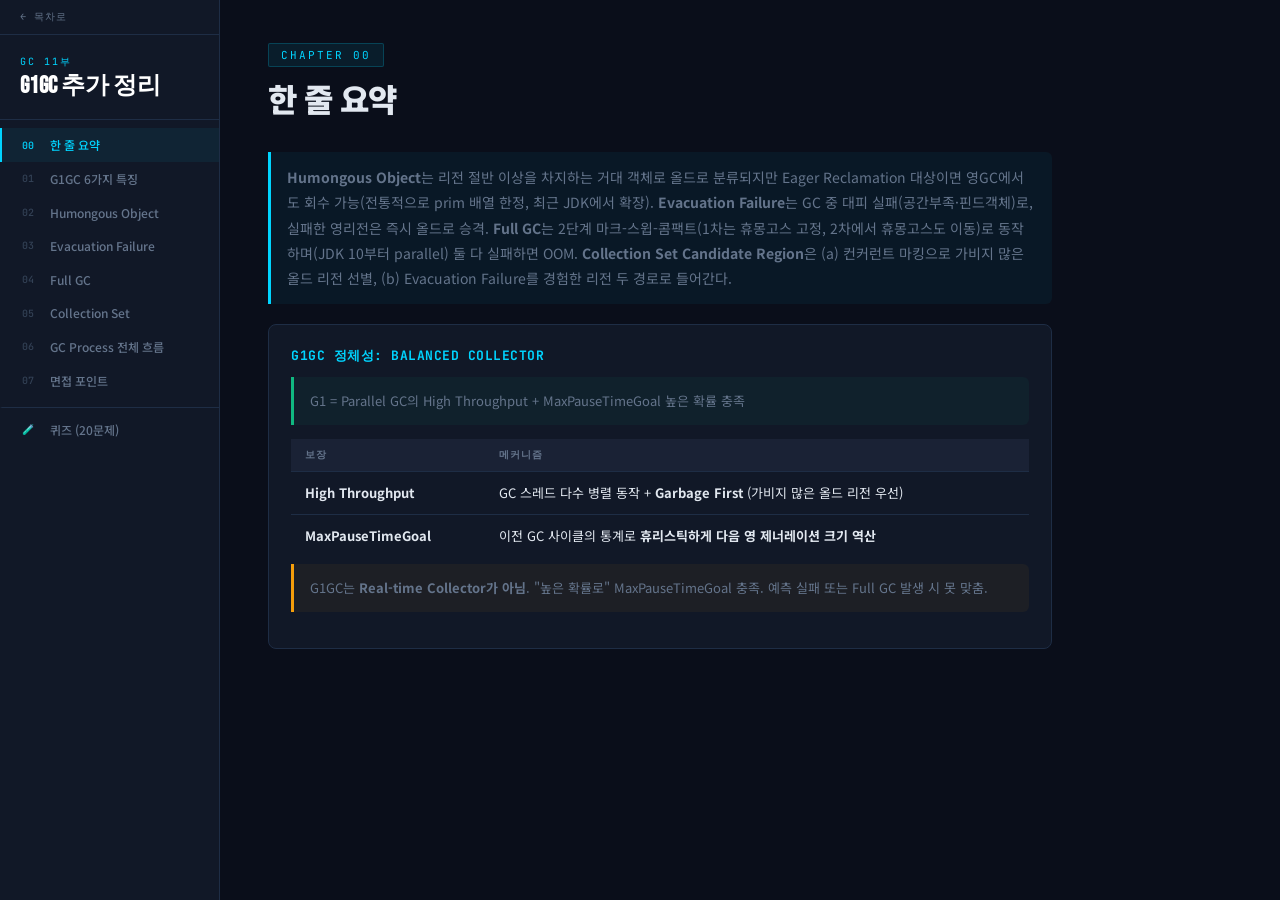
<file: part11.html>
<!DOCTYPE html>
<html lang="ko"><head><meta charset="UTF-8"><meta name="viewport" content="width=device-width, initial-scale=1.0">
<title>GC 11부 — G1GC 추가 정리</title><link href="https://fonts.googleapis.com/css2?family=Noto+Sans+KR:wght@300;400;500;700;900&family=JetBrains+Mono:wght@400;700&family=Bebas+Neue&display=swap" rel="stylesheet"><link rel="stylesheet" href="style.css"></head>
<body>
<div id="sidebar">
  <a class="nav-home" href="index.html">← 목차로</a>
  <div class="logo"><div class="tag">GC 11부</div><h1>G1GC 추가 정리</h1></div>
  <nav>
    <div class="nav-item active" onclick="goTo('s0')"><span class="num">00</span> 한 줄 요약</div>
    <div class="nav-item" onclick="goTo('s1')"><span class="num">01</span> G1GC 6가지 특징</div>
    <div class="nav-item" onclick="goTo('s2')"><span class="num">02</span> Humongous Object</div>
    <div class="nav-item" onclick="goTo('s3')"><span class="num">03</span> Evacuation Failure</div>
    <div class="nav-item" onclick="goTo('s4')"><span class="num">04</span> Full GC</div>
    <div class="nav-item" onclick="goTo('s5')"><span class="num">05</span> Collection Set</div>
    <div class="nav-item" onclick="goTo('s6')"><span class="num">06</span> GC Process 전체 흐름</div>
    <div class="nav-item" onclick="goTo('s7')"><span class="num">07</span> 면접 포인트</div>
    <div class="nav-item" onclick="goTo('quiz')" style="margin-top:10px;border-top:1px solid var(--border);padding-top:14px;"><span class="num">🧪</span> 퀴즈 (20문제)</div>
  </nav>
</div>
<main id="main">
<div class="section active" id="s0">
  <div class="section-header"><div class="chip">Chapter 00</div><h2>한 줄 요약</h2></div>
  <div class="info-box" style="font-size:14px;line-height:1.8;"><strong>Humongous Object</strong>는 리전 절반 이상을 차지하는 거대 객체로 올드로 분류되지만 Eager Reclamation 대상이면 영GC에서도 회수 가능(전통적으로 prim 배열 한정, 최근 JDK에서 확장). <strong>Evacuation Failure</strong>는 GC 중 대피 실패(공간부족·핀드객체)로, 실패한 영리전은 즉시 올드로 승격. <strong>Full GC</strong>는 2단계 마크-스윕-콤팩트(1차는 휴몽고스 고정, 2차에서 휴몽고스도 이동)로 동작하며(JDK 10부터 parallel) 둘 다 실패하면 OOM. <strong>Collection Set Candidate Region</strong>은 (a) 컨커런트 마킹으로 가비지 많은 올드 리전 선별, (b) Evacuation Failure를 경험한 리전 두 경로로 들어간다.</div>
  <div class="card" style="margin-top:20px;">
    <h3>G1GC 정체성: Balanced Collector</h3>
    <div class="info-box green">G1 = Parallel GC의 High Throughput + MaxPauseTimeGoal 높은 확률 충족</div>
    <div class="table-wrap" style="margin-top:8px;"><table class="data-table"><thead><tr><th>보장</th><th>메커니즘</th></tr></thead><tbody>
      <tr><td class="highlight">High Throughput</td><td>GC 스레드 다수 병렬 동작 + <strong>Garbage First</strong> (가비지 많은 올드 리전 우선)</td></tr>
      <tr><td class="highlight">MaxPauseTimeGoal</td><td>이전 GC 사이클의 통계로 <strong>휴리스틱하게 다음 영 제너레이션 크기 역산</strong></td></tr>
    </tbody></table></div>
    <div class="info-box yellow" style="margin-top:8px;">G1GC는 <strong>Real-time Collector가 아님</strong>. "높은 확률로" MaxPauseTimeGoal 충족. 예측 실패 또는 Full GC 발생 시 못 맞춤.</div>
  </div>
</div>
<div class="section" id="s1">
  <div class="section-header"><div class="chip">Chapter 01</div><h2>G1GC 6가지 특징 키워드</h2></div>
  <div class="card">
    <div class="table-wrap"><table class="data-table"><thead><tr><th>특징</th><th>의미</th><th>Serial/Parallel GC와의 차이</th></tr></thead><tbody>
      <tr><td class="highlight">Generational</td><td>Young / Old 구분</td><td>연속된 공간이 아님 — 리전 단위, 흩어져 있을 수 있음</td></tr>
      <tr><td class="highlight">Incremental</td><td>올드를 한 번에 수집 안 함</td><td>가비지 많은 올드 리전만 골라서, 영GC에 숟가락 얹어 조금씩 수집</td></tr>
      <tr><td class="highlight">Parallel</td><td>GC 스레드 다수</td><td>멀티코어 활용</td></tr>
      <tr><td class="highlight">Mostly Concurrent</td><td>마킹 과정은 대부분 뮤테이터와 동시</td><td>YGC/Mixed GC는 전부 STW</td></tr>
      <tr><td class="highlight">Stop-the-World</td><td>YGC, Mixed GC, Full GC + Remark/Cleanup 단계</td><td>—</td></tr>
      <tr><td class="highlight">Evacuating</td><td>살아있는 객체를 다른 리전으로 복사</td><td>YGC/Mixed GC는 복사 방식. Full GC만 Mark-Sweep-Compact</td></tr>
    </tbody></table></div>
    <div class="info-box purple">면접 포인트: "Parallel = GC 스레드 여러 개", "Concurrent = GC 스레드가 애플리케이션 스레드와 동시 실행". 매번 헷갈리는 포인트.</div>
  </div>
</div>
<div class="section" id="s2">
  <div class="section-header"><div class="chip purple">Chapter 02</div><h2>Humongous Object (거대 객체)</h2></div>
  <div class="card">
    <h3>정의 &amp; 분류</h3>
    <div class="info-box green"><strong>리전 사이즈의 절반 이상</strong>을 차지하는 객체 = Humongous Object. 이 객체가 들어가는 리전을 Humongous Region이라 부른다.</div>
    <div class="info-box red" style="margin-top:8px;">[중요] Humongous Object는 기본적으로 <strong>Old Generation으로 분류</strong>된다. → 영GC에서는 원칙적으로 회수 대상 아님.</div>
  </div>
  <div class="card">
    <h3>배치 방식</h3>
    <div class="code-block">케이스 A: 한 리전에 들어가는 경우 (리전 사이즈의 50~100%)
┌──────┬──────┬──────┐
│  ... │  Hum │  ... │    ← 남는 공간 그냥 버림 (사용 안 함)
└──────┴──────┴──────┘

케이스 B: 한 리전보다 큰 경우 → 연속된 free 리전들에 할당
┌──────┬──────┬──────┬──────┐
│ Hum  │ Hum  │Hum/짜│  X  │    ← 짜투리 공간은 버림
└──────┴──────┴──────┴──────┘
회수 시: 그냥 N개 리전을 한 번에 free로 돌리면 끝</div>
  </div>
  <div class="card">
    <h3>IHOP 체크 타이밍</h3>
    <div class="table-wrap"><table class="data-table"><thead><tr><th>객체 유형</th><th>IHOP 체크 시점</th></tr></thead><tbody>
      <tr><td>일반 객체</td><td>영GC 끝나는 시점</td></tr>
      <tr><td class="highlight">거대 객체</td><td><strong>할당 때마다 즉시</strong> (사이즈가 커서 메모리를 빠르게 고갈시킬 수 있음)</td></tr>
    </tbody></table></div>
  </div>
  <div class="card">
    <h3>Humongous Object 회수 타이밍</h3>
    <div class="table-wrap"><table class="data-table"><thead><tr><th>회수 시점</th><th>조건</th></tr></thead><tbody>
      <tr><td class="highlight">Remark 단계</td><td>일반적인 회수 경로</td></tr>
      <tr><td class="highlight">Full GC</td><td>최후의 수단</td></tr>
      <tr><td class="highlight">영GC 중 Eager Reclamation</td><td><strong>Primitive 타입 배열인 거대 객체에 한해</strong> (최근 JDK에서 레퍼런스 배열까지 확장)</td></tr>
    </tbody></table></div>
    <div class="info-box">자주 헷갈리는 포인트: "영GC는 항상 영객체만 회수하나요?" → 기본은 맞지만, <strong>프리미티브 배열인 거대 객체가 있다면 영GC에서도 회수될 수 있다</strong>가 정확한 답.</div>
  </div>
</div>
<div class="section" id="s3">
  <div class="section-header"><div class="chip yellow">Chapter 03</div><h2>Evacuation Failure (대피 실패)</h2></div>
  <div class="card">
    <h3>정의 &amp; 두 가지 원인</h3>
    <div class="info-box">GC 도중(YGC 또는 Mixed GC), 살아있는 객체를 다른 리전으로 옮기지 못한 상황. Full GC는 해당 없음 (Mark-Sweep-Compact 방식이라 evacuation 개념 자체가 없음).</div>
    <div class="table-wrap" style="margin-top:12px;"><table class="data-table"><thead><tr><th>원인</th><th>설명</th></tr></thead><tbody>
      <tr><td class="highlight">Allocation Failure</td><td>대피할 목적지(빈 리전)가 부족</td></tr>
      <tr><td class="highlight">Pinned Object</td><td>JNI 등이 네이티브에서 참조 중이라 객체 위치를 옮기면 안 됨</td></tr>
    </tbody></table></div>
  </div>
  <div class="card">
    <h3>Evacuation Failure 발생 시 처리</h3>
    <div class="code-block">[STEP 1] 대피 실패한 리전은 이번 GC에서는 회수 못 함
[STEP 2] 다음 GC 때 즉시 회수되도록
         → Collection Set Candidate Region에 스케줄링
[STEP 3] (핵심) 영리전이 대피 실패했다면 → 즉시 올드 리전으로 승격</div>
    <div class="info-box purple">왜 영리전을 올드로 승격? Collection Set Candidate Region은 본래 <strong>올드 리전만 담는 구조</strong>. 영리전이 그대로 들어가면 구조가 깨짐 → 승격해서 자연스럽게 포함.</div>
  </div>
  <div class="card">
    <h3>GC Log 패턴</h3>
    <div class="info-box red">Full GC 발생 전 선행 GC들에서 <strong>Evacuation Failure 로그가 연달아</strong> 찍힌다. 이것이 메모리 부족의 사전 신호.</div>
  </div>
</div>
<div class="section" id="s4">
  <div class="section-header"><div class="chip red" style="background:rgba(239,68,68,.1);border-color:rgba(239,68,68,.25);color:var(--danger);">Chapter 04</div><h2>G1GC에서의 Full GC</h2></div>
  <div class="card">
    <h3>발생 조건</h3>
    <div class="table-wrap"><table class="data-table"><thead><tr><th>조건</th><th>시나리오</th></tr></thead><tbody>
      <tr><td class="highlight">Free 리전 고갈</td><td>객체 생성 속도 &gt; 회수 속도</td></tr>
      <tr><td class="highlight">거대 객체 할당 시 연속된 free 리전 부족</td><td>단편화로 인한 할당 실패</td></tr>
    </tbody></table></div>
    <div class="info-box">(참고: G1 Full GC는 <strong>JDK 10(JEP 307)부터 parallel</strong>. 그 이전에는 single-thread Serial Old였다.)</div>
  </div>
  <div class="card">
    <h3>거대 객체 할당 실패 시나리오 (단편화) — 2차 Full GC</h3>
    <div class="code-block">[할당 전]
┌──────┬──────┬──────┬──────┬──────┐
│ free │  X   │ free │  X   │ free │   ← 연속된 free가 없음 → 1차 Full GC
└──────┴──────┴──────┴──────┴──────┘

[1차 Full GC] — 거대 객체는 그대로 두고 나머지만 Compact
┌──────┬──────┬──────┬──────┬──────┐
│X X X │  H   │ free │  H   │ free │   ← 휴몽고스는 위치 안 바뀜
└──────┴──────┴──────┴──────┴──────┘
                ↓ 아직도 연속 free 부족하면

[2차 Full GC] — 휴몽고스도 이동 (같은 STW 안에서)
┌──────┬──────┬──────┬──────┬──────┐
│X X X │  H   │  H   │ free │ free │   ← 거대 객체 할당 성공
└──────┴──────┴──────┴──────┴──────┘
2차에서도 실패하면? → OutOfMemoryError 💀</div>
  </div>
  <div class="card">
    <h3>Free 리전 고갈 시나리오 흐름</h3>
    <div class="code-block">빠른 객체 생성 → Eden 빠르게 참 → 영GC 발생 (객체들이 안 죽음)
    ↓
대부분이 Survivor로 계속 evacuating (Aging X)
    ↓
Survivor도 못 버팀 → 조기 승격(Premature Promotion)으로 Old로
    ↓
Old가 빨리 차오름 + 거대 객체까지 가세
    ↓
IHOP 임계치 초과 → Concurrent Start 시작
    ↓
Concurrent Marking 중에도 객체 폭주 → Free 리전 고갈 → Full GC</div>
    <div class="info-box yellow">Humongous Object가 많으면 빈 짜투리 공간을 안 쓰니까 힙 고갈이 빨라진다. G1 튜닝 사례: "배열 사이즈를 줄여서 Humongous로 안 가게 했다"가 이 맥락.</div>
  </div>
</div>
<div class="section" id="s5">
  <div class="section-header"><div class="chip green">Chapter 05</div><h2>Collection Set (CSet)</h2></div>
  <div class="card">
    <h3>정의 &amp; 구성</h3>
    <p>GC를 수행하는 동안 수집 대상이 되는 리전들의 집합.</p>
    <div class="code-block">┌─────────────────────────────────────────────┐
│              Collection Set (CSet)          │
├──────────────┬──────────────┬──────────────-┤
│ Young Region │  Humongous   │  Collection   │
│ (Eden+Surv)  │  Region      │  Candidate    │
│  — 항상 포함  │ — Eager 대상  │  Region       │
└──────────────┴──────────────┴───────────────┘</div>
    <div class="info-box yellow">자주 헷갈리는 포인트: "영GC의 컬렉션 셋은 영리전만이다?" → <strong>아니다</strong>. Eager Reclaim 대상 휴몽고스 리전, Collection Candidate Region까지 포함될 수 있다.</div>
  </div>
  <div class="card">
    <h3>Collection Candidate Region이 되는 두 가지 경로</h3>
    <div class="cards-2">
      <div class="card" style="margin-bottom:0;"><h3>경로 1</h3><p>Concurrent Marking으로 선별된 가비지 많은 올드 리전 → Remark → Cleanup 단계에서 Collection Candidate Region 등록</p></div>
      <div class="card" style="margin-bottom:0;"><h3>경로 2</h3><p>Evacuation Failure를 경험한 리전 → 다음 GC의 Collection Candidate Region으로 자동 등록</p></div>
    </div>
  </div>
</div>
<div class="section" id="s6">
  <div class="section-header"><div class="chip">Chapter 06</div><h2>GC Process 전체 흐름</h2></div>
  <div class="card">
    <h3>Mixed GC 기준 흐름</h3>
    <div class="code-block">[Marking 단계]                    [Collection 단계]
  SATB Algorithm                    Pre-Evacuation
  (Snapshot-At-The-Beginning)     ├─ TLAB 연결 끊기
  - Pre-write Barrier              ├─ Collection Set 확정
  - TAMS (Top-At-Mark-Start)       └─ Merge Heap Roots (RemSet 통합)
                                         ↓
                                   Evacuation
                                   (GC Root → reachable 객체
                                    다른 리전으로 복사)
                                         ↓
                                   Post-Evacuation
                                   (Cleanup, Mutator 재시작 준비)</div>
    <p style="margin-top:8px;">영GC는 마킹 단계가 없고 GC Root에서 바로 Evacuation 시작.</p>
  </div>
  <div class="card">
    <h3>GC Root가 될 수 있는 것</h3>
    <p style="line-height:1.8;">JNI 핸들 / Thread Stack / Static 변수 / Code Cache (JIT 컴파일된 머신코드) / <strong>Remembered Set</strong> — 엄밀히는 전통적 의미의 GC Root는 아니지만, G1에서는 Collection Set 밖에서 안으로 향한 참조를 빠르게 찾는 역할(external roots처럼 취급)</p>
    <div class="info-box yellow">Cleanup 단계의 의미 주의: 마킹 단계의 Cleanup 페이즈(Concurrent Marking 후 단계) ≠ Collection 단계의 Cleanup(GC 전체 마무리). 같은 단어지만 다른 맥락.</div>
  </div>
</div>
<div class="section" id="s7">
  <div class="section-header"><div class="chip purple">Chapter 07</div><h2>면접 포인트 모음</h2></div>
  <div class="card">
    <div class="table-wrap"><table class="data-table"><thead><tr><th>질문</th><th>답</th></tr></thead><tbody>
      <tr><td>"Humongous Object는 어디에 분류되나요?"</td><td>Old Generation. 단, Eager Reclamation 대상(prim 배열, 최근 JDK는 ref 배열까지)이면 영GC 때도 회수 가능.</td></tr>
      <tr><td>"Evacuation Failure 두 가지 원인?"</td><td>① Allocation Failure(목적지 부족) ② Pinned Object(JNI 등으로 이동 금지)</td></tr>
      <tr><td>"Evac Failure를 겪은 영리전은?"</td><td>즉시 올드 리전으로 승격되어 다음 GC의 Collection Set Candidate Region이 된다.</td></tr>
      <tr><td>"G1GC Full GC는 한 번에 끝나나요?"</td><td>같은 STW 안에서 2단계로 동작 가능. 1차는 휴몽고스 고정+나머지 Compact, 1차로도 안 되면 2차에서 휴몽고스까지 이동. 그래도 실패하면 OOM.</td></tr>
      <tr><td>"MaxPauseTimeGoal을 G1이 못 맞추는 경우?"</td><td>① 통계 기반 예측 실패 ② Full GC 발생.</td></tr>
      <tr><td>"Collection Candidate Region이 되는 경로?"</td><td>① Concurrent Marking 후 가비지 많은 올드 선별 ② Evacuation Failure를 경험한 리전.</td></tr>
    </tbody></table></div>
  </div>
  <div class="card" style="margin-top:16px;">
    <h3>용어 매핑</h3>
    <div class="table-wrap"><table class="data-table"><thead><tr><th>영문</th><th>한글</th><th>맥락</th></tr></thead><tbody>
      <tr><td class="code">Humongous Object</td><td>거대 객체</td><td>리전 절반 이상</td></tr>
      <tr><td class="code">Evacuation Failure</td><td>대피 실패</td><td>GC 중 살아있는 객체 이동 불가</td></tr>
      <tr><td class="code">Pinned Object</td><td>핀드 객체</td><td>JNI 등으로 위치 고정</td></tr>
      <tr><td class="code">Eager Reclamation</td><td>조기 회수</td><td>prim 배열 거대 객체의 영GC 회수</td></tr>
      <tr><td class="code">Premature Promotion</td><td>조기 승격</td><td>Aging 안 채운 영객체를 Old로</td></tr>
    </tbody></table></div>
  </div>
</div>
<div class="section" id="quiz">
  <div class="section-header"><div class="chip">퀴즈</div><h2>실력 확인 — 20문제</h2><p>11부 핵심 개념 점검.</p></div>
  <div id="quizMain">
    <div class="quiz-progress-bar"><div class="quiz-progress-fill" id="qProgressFill" style="width:0%"></div></div>
    <div class="quiz-q-count" id="qCount">1 / 20</div>
    <div class="quiz-question" id="qText"></div>
    <div class="quiz-options" id="qOptions"></div>
    <div class="quiz-explanation" id="qExplanation"></div>
    <button class="btn btn-primary" id="qNextBtn" style="display:none;" onclick="quizNext()">다음 문제 →</button>
  </div>
  <div class="quiz-result" id="quizResult">
    <div class="score-num" id="quizScore"></div><p id="quizComment"></p>
    <button class="btn btn-ghost" style="margin-top:24px;" onclick="quizRestart()">다시 풀기</button>
  </div>
</div>
</main>
<script>const questions = [{"q": "G1GC의 정체성을 가장 잘 설명하는 것은?", "o": ["Throughput만 추구하는 Parallel Collector", "Latency만 추구하는 Low-pause Collector", "Throughput과 Latency의 밸런스를 추구하는 Balanced Collector", "단순함을 추구하는 Serial Collector"], "a": 2, "e": "G1GC는 Parallel GC의 High Throughput + MaxPauseTimeGoal 높은 확률 충족을 동시에 추구하는 Balanced Collector다."}, {"q": "Humongous Object 판정 기준은?", "o": ["힙 전체의 1% 이상", "리전 사이즈의 50% 이상", "힙 전체의 10% 이상", "256MB 이상"], "a": 1, "e": "리전 사이즈의 절반(50%) 이상을 차지하는 객체가 Humongous Object로 판정된다."}, {"q": "Humongous Object는 어느 Generation으로 분류되는가?", "o": ["Young Generation", "Old Generation", "별도의 Humongous Generation", "Eden과 Old 사이"], "a": 1, "e": "Humongous Object는 기본적으로 Old Generation으로 분류된다. 따라서 영GC에서는 원칙적으로 회수 대상이 아니다."}, {"q": "Humongous Object가 영GC에서 회수될 수 있는 조건은?", "o": ["항상 불가능", "리전 1개에 들어갈 때만", "Eager Reclamation 대상(전통적으로 primitive 타입 배열)일 때", "참조 횟수가 1 이하일 때"], "a": 2, "e": "Eager Reclamation 대상인 경우(전통적으로 primitive 타입 배열, 최근 JDK에서 reference 배열까지 확장)에 한해 영GC에서도 회수될 수 있다."}, {"q": "거대 객체가 일반 객체와 다르게 IHOP을 체크하는 시점은?", "o": ["영GC 끝나는 시점", "할당될 때마다 즉시", "Concurrent Start 시작 시", "Remark 단계"], "a": 1, "e": "Humongous Object는 사이즈가 커서 메모리를 빠르게 고갈시킬 수 있으므로, 할당될 때마다 즉시 IHOP을 체크한다. 일반 객체는 영GC 끝에서 체크한다."}, {"q": "Evacuation Failure의 두 가지 원인은?", "o": ["TLAB 부족과 SATB 버퍼 오버플로우", "Allocation Failure(목적지 부족)와 Pinned Object(이동 금지)", "Old Gen 포화와 Young Gen 포화", "Full GC 실패와 OOM"], "a": 1, "e": "Evacuation Failure의 두 원인은 ① Allocation Failure (대피할 목적지 빈 리전이 부족) ② Pinned Object (JNI 등이 네이티브에서 참조 중이라 객체 위치를 옮기면 안 됨)이다."}, {"q": "영리전이 Evacuation Failure를 겪었을 때 어떻게 처리되는가?", "o": ["즉시 회수된다", "다음 Young GC에서 다시 시도", "즉시 올드 리전으로 승격되어 다음 GC의 Collection Set Candidate가 된다", "힙 확장이 발생한다"], "a": 2, "e": "영리전이 대피 실패하면 즉시 올드 리전으로 승격된다. Collection Set Candidate Region은 본래 올드 리전만 담는 구조이므로, 승격해서 자연스럽게 포함시킨다."}, {"q": "Full GC에서 거대 객체의 처리 방식은?", "o": ["1차 Full GC에서 바로 이동된다", "1차 Full GC에서는 고정, 그래도 안 되면 2차에서 이동", "항상 이동 불가", "Full GC 시 즉시 회수된다"], "a": 1, "e": "1차 Full GC에서는 거대 객체는 고정하고 나머지만 Compact한다. 1차로도 거대 객체 할당이 안 되면, 같은 STW 안에서 2차 Full GC를 수행하여 휴몽고스도 이동시킨다."}, {"q": "G1 Full GC가 JDK 10부터 어떻게 바뀌었는가?", "o": ["Concurrent하게 동작", "Parallel로 동작 (JEP 307)", "ZGC로 대체", "더 이상 발생하지 않음"], "a": 1, "e": "G1 Full GC는 JDK 10(JEP 307)부터 parallel로 동작한다. 그 이전에는 single-thread Serial Old였다."}, {"q": "Full GC 발생 시 살아남은 영 객체는?", "o": ["다음 Young GC를 기다린다", "Survivor로 이동한다", "모두 올드로 승격된다", "회수된다"], "a": 2, "e": "Full GC가 끝나면 살아남은 영 객체는 모두 올드로 승격된다. Serial GC와 같은 동작이다."}, {"q": "Collection Set Candidate Region이 되는 두 가지 경로는?", "o": ["TLAB 할당 실패 + Survivor 오버플로우", "Concurrent Marking 후 가비지 많은 올드 선별 + Evacuation Failure를 경험한 리전", "IHOP 초과 + Full GC 발생", "Old Gen 포화 + Young Gen 포화"], "a": 1, "e": "Collection Set Candidate Region이 되는 경로는 ① Concurrent Marking으로 가비지 많은 올드 리전 선별 ② Evacuation Failure를 경험한 리전 두 가지다."}, {"q": "G1GC의 6가지 특징 중 'Mostly Concurrent'가 의미하는 바는?", "o": ["모든 GC 단계가 어플리케이션과 동시 실행", "마킹 과정은 대부분 뮤테이터와 동시, YGC/Mixed GC는 STW", "GC 스레드가 여러 개", "객체를 복사하는 방식"], "a": 1, "e": "Mostly Concurrent는 마킹 과정은 대부분 뮤테이터(어플리케이션 스레드)와 동시 실행된다는 의미다. YGC와 Mixed GC 자체는 STW다."}, {"q": "거대 객체가 한 리전보다 클 때 배치 방식은?", "o": ["가장 큰 free 리전 하나에 압축 저장", "연속된 free 리전들에 할당, 짜투리 공간은 버림", "Young Generation으로 분할 저장", "Swap 공간에 저장"], "a": 1, "e": "한 리전보다 큰 거대 객체는 연속된 free 리전들에 할당된다. 마지막 리전의 짜투리 공간은 사용하지 않고 버린다. 회수 시 N개 리전을 한 번에 free로 돌리면 된다."}, {"q": "G1GC가 'Real-time Collector'가 아닌 이유는?", "o": ["STW가 너무 길어서", "예측 실패 또는 Full GC 발생 시 MaxPauseTimeGoal을 못 맞춤", "Concurrent Marking이 없어서", "Young GC를 지원하지 않아서"], "a": 1, "e": "G1GC는 통계 기반 예측이므로 항상 맞는 것은 아니다. 예측 실패나 Full GC 발생 시 MaxPauseTimeGoal을 못 맞추기 때문에 '높은 확률로' 충족하는 것이지 Real-time 보장은 아니다."}, {"q": "Evacuation에서 Pinned Object가 문제가 되는 이유는?", "o": ["힙 메모리가 너무 커서", "JNI 등이 네이티브에서 참조 중이라 이동하면 네이티브 측 참조가 깨지기 때문", "객체 크기가 너무 커서", "GC Root로 등록되어 있어서"], "a": 1, "e": "JNI 등이 네이티브 메모리에서 자바 힙 객체를 참조 중일 때, 객체가 이동되면 네이티브 측 참조가 깨진다. 이런 객체는 '핀드(Pinned)'된 상태로 이동이 불가하다."}, {"q": "G1GC의 특징 중 'Evacuating'이 의미하는 것은?", "o": ["GC 도중 애플리케이션이 일시 중지", "살아있는 객체를 다른 리전으로 복사", "마킹된 객체를 제자리에서 삭제", "힙을 확장하는 것"], "a": 1, "e": "Evacuating은 살아있는 객체를 다른 리전으로 복사하는 방식을 의미한다. YGC/Mixed GC는 복사 방식이고, Full GC만 Mark-Sweep-Compact 방식이다."}, {"q": "Premature Promotion(조기 승격)이 발생하는 원인은?", "o": ["TLAB 크기가 너무 커서", "객체가 너무 빨리 죽어서", "Survivor가 못 버텨서 Aging을 채우지 못한 영 객체가 Old로 이동", "Humongous Object가 너무 많아서"], "a": 2, "e": "객체 생성 속도가 빠르면 영 객체들이 안 죽어서 대부분 Survivor로 이동하고, Survivor도 못 버티면 Aging을 채우지 못한 채 Old로 조기 승격(Premature Promotion)된다."}, {"q": "Humongous Object 회수의 일반적인 경로는?", "o": ["Full GC에서만 회수", "영GC에서만 회수", "Remark 단계 (일반적), 영GC Eager Reclamation (조건부), Full GC (최후의 수단)", "Mixed GC에서만 회수"], "a": 2, "e": "Humongous Object의 회수 시점은 ① Remark 단계(일반적인 회수 경로) ② 영GC 중 Eager Reclamation(primitive 배열 한정) ③ Full GC(최후의 수단)이다."}, {"q": "Free 리전 고갈로 Full GC가 발생하는 과정에서 Humongous Object의 역할은?", "o": ["Full GC를 방지한다", "빈 짜투리 공간을 사용하지 않으므로 힙 고갈을 가속시킨다", "Concurrent Marking을 중단시킨다", "Evacuation을 도와준다"], "a": 1, "e": "거대 객체는 배치 시 짜투리 공간을 버리므로, 거대 객체가 많으면 실제 데이터보다 더 빨리 힙이 고갈된다. 'G1 튜닝: 배열 사이즈를 줄여서 Humongous로 안 가게 했다'가 이 맥락이다."}, {"q": "2차 Full GC에서도 거대 객체 할당이 실패하면?", "o": ["3차 Full GC가 발생", "힙이 자동 확장", "OutOfMemoryError 발생", "ZGC로 전환"], "a": 2, "e": "2차 Full GC에서도 실패하면 OutOfMemoryError(OOM)가 발생한다."}];

let qi=0,score=0,answered=false;
function goTo(id){
  document.querySelectorAll('.section').forEach(s=>s.classList.remove('active'));
  document.querySelectorAll('.nav-item').forEach(n=>n.classList.remove('active'));
  if(id==='quiz'){
    document.getElementById('quiz').classList.add('active');
    document.querySelectorAll('.nav-item').forEach(n=>{if(n.textContent.includes('퀴즈'))n.classList.add('active');});
    quizStart();
  } else {
    document.getElementById(id).classList.add('active');
    const navItems=document.querySelectorAll('.nav-item');
    navItems.forEach(n=>{
      const num=n.querySelector('.num');
      if(num&&id.startsWith('s')){
        const idx=parseInt(id.replace('s',''));
        if(num.textContent===String(idx).padStart(2,'0'))n.classList.add('active');
      }
    });
  }
  window.scrollTo(0,0);
}
function quizStart(){qi=0;score=0;answered=false;document.getElementById('quizMain').style.display='block';document.getElementById('quizResult').classList.remove('show');renderQ();}
function renderQ(){const q=questions[qi];document.getElementById('qProgressFill').style.width=((qi/questions.length)*100)+'%';document.getElementById('qCount').textContent=(qi+1)+' / '+questions.length;document.getElementById('qText').textContent=q.q;document.getElementById('qExplanation').className='quiz-explanation';document.getElementById('qExplanation').textContent='';document.getElementById('qNextBtn').style.display='none';answered=false;const opts=document.getElementById('qOptions');opts.innerHTML='';q.o.forEach((o,i)=>{const d=document.createElement('div');d.className='quiz-opt';d.textContent=o;d.onclick=()=>answer(i,d);opts.appendChild(d);});}
function answer(i,el){if(answered)return;answered=true;const q=questions[qi];document.querySelectorAll('.quiz-opt').forEach((d,j)=>{if(j===q.a)d.classList.add('correct');else if(j===i)d.classList.add('wrong');});if(i===q.a)score++;const exp=document.getElementById('qExplanation');exp.textContent=q.e;exp.classList.add('show');document.getElementById('qNextBtn').style.display='inline-flex';}
function quizNext(){qi++;if(qi>=questions.length){document.getElementById('quizMain').style.display='none';document.getElementById('quizScore').textContent=score+'/'+questions.length;const pct=Math.round(score/questions.length*100);let c='';if(pct===100)c='완벽해요 🎉';else if(pct>=80)c='훌륭해요 👏';else if(pct>=60)c='잘 하셨어요 👍 틀린 챕터를 복습해보세요.';else if(pct>=40)c='절반 통과 ✨ 한 번 더 읽어보세요.';else c='복습이 필요해요 📖';document.getElementById('quizComment').textContent=pct+'% 정답률 — '+c;document.getElementById('quizResult').classList.add('show');}else{renderQ();}}
function quizRestart(){quizStart();}
document.addEventListener('DOMContentLoaded',()=>goTo('s0'));
</script>
</body></html>
</file>
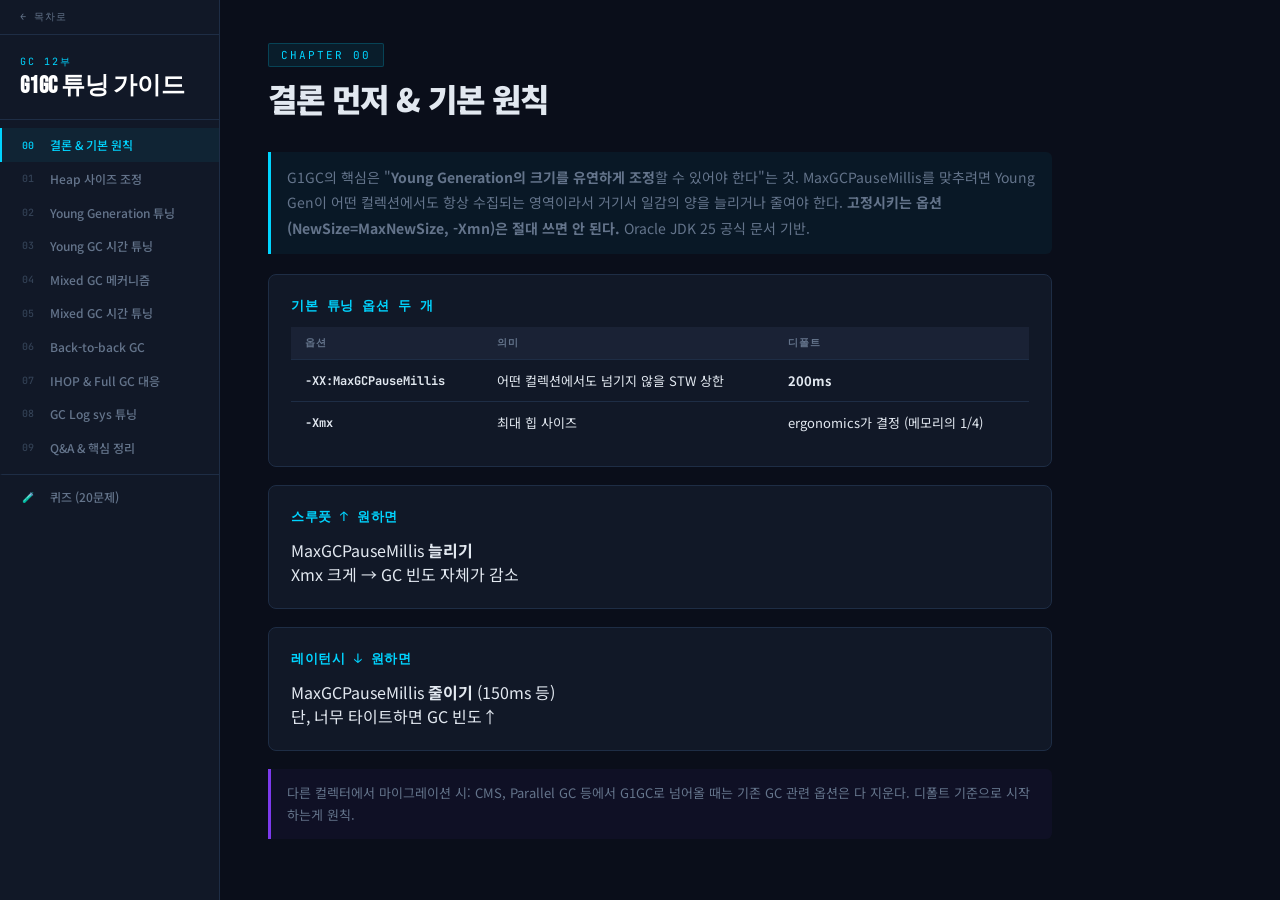
<file: part12.html>
<!DOCTYPE html>
<html lang="ko"><head><meta charset="UTF-8"><meta name="viewport" content="width=device-width, initial-scale=1.0">
<title>GC 12부 — G1GC 튜닝 가이드</title><link href="https://fonts.googleapis.com/css2?family=Noto+Sans+KR:wght@300;400;500;700;900&family=JetBrains+Mono:wght@400;700&family=Bebas+Neue&display=swap" rel="stylesheet"><link rel="stylesheet" href="style.css"></head>
<body>
<div id="sidebar">
  <a class="nav-home" href="index.html">← 목차로</a>
  <div class="logo"><div class="tag">GC 12부</div><h1>G1GC 튜닝 가이드</h1></div>
  <nav>
    <div class="nav-item active" onclick="goTo('s0')"><span class="num">00</span> 결론 & 기본 원칙</div>
    <div class="nav-item" onclick="goTo('s1')"><span class="num">01</span> Heap 사이즈 조정</div>
    <div class="nav-item" onclick="goTo('s2')"><span class="num">02</span> Young Generation 튜닝</div>
    <div class="nav-item" onclick="goTo('s3')"><span class="num">03</span> Young GC 시간 튜닝</div>
    <div class="nav-item" onclick="goTo('s4')"><span class="num">04</span> Mixed GC 메커니즘</div>
    <div class="nav-item" onclick="goTo('s5')"><span class="num">05</span> Mixed GC 시간 튜닝</div>
    <div class="nav-item" onclick="goTo('s6')"><span class="num">06</span> Back-to-back GC</div>
    <div class="nav-item" onclick="goTo('s7')"><span class="num">07</span> IHOP & Full GC 대응</div>
    <div class="nav-item" onclick="goTo('s8')"><span class="num">08</span> GC Log sys 튜닝</div>
    <div class="nav-item" onclick="goTo('s9')"><span class="num">09</span> Q&A & 핵심 정리</div>
    <div class="nav-item" onclick="goTo('quiz')" style="margin-top:10px;border-top:1px solid var(--border);padding-top:14px;"><span class="num">🧪</span> 퀴즈 (20문제)</div>
  </nav>
</div>
<main id="main">
<div class="section active" id="s0">
  <div class="section-header"><div class="chip">Chapter 00</div><h2>결론 먼저 &amp; 기본 원칙</h2></div>
  <div class="info-box" style="font-size:14px;line-height:1.8;">G1GC의 핵심은 "<strong>Young Generation의 크기를 유연하게 조정</strong>할 수 있어야 한다"는 것. MaxGCPauseMillis를 맞추려면 Young Gen이 어떤 컬렉션에서도 항상 수집되는 영역이라서 거기서 일감의 양을 늘리거나 줄여야 한다. <strong>고정시키는 옵션(NewSize=MaxNewSize, -Xmn)은 절대 쓰면 안 된다.</strong> Oracle JDK 25 공식 문서 기반.</div>
  <div class="card" style="margin-top:20px;">
    <h3>기본 튜닝 옵션 두 개</h3>
    <div class="table-wrap"><table class="data-table"><thead><tr><th>옵션</th><th>의미</th><th>디폴트</th></tr></thead><tbody>
      <tr><td class="code highlight">-XX:MaxGCPauseMillis</td><td>어떤 컬렉션에서도 넘기지 않을 STW 상한</td><td><strong>200ms</strong></td></tr>
      <tr><td class="code highlight">-Xmx</td><td>최대 힙 사이즈</td><td>ergonomics가 결정 (메모리의 1/4)</td></tr>
    </tbody></table></div>
  </div>
  <div class="cards-2">
    <div class="card"><h3>스루풋 ↑ 원하면</h3><p>MaxGCPauseMillis <strong>늘리기</strong><br>Xmx 크게 → GC 빈도 자체가 감소</p></div>
    <div class="card"><h3>레이턴시 ↓ 원하면</h3><p>MaxGCPauseMillis <strong>줄이기</strong> (150ms 등)<br>단, 너무 타이트하면 GC 빈도↑</p></div>
  </div>
  <div class="info-box purple">다른 컬렉터에서 마이그레이션 시: CMS, Parallel GC 등에서 G1GC로 넘어올 때는 기존 GC 관련 옵션은 다 지운다. 디폴트 기준으로 시작하는게 원칙.</div>
</div>
<div class="section" id="s1">
  <div class="section-header"><div class="chip">Chapter 01</div><h2>Heap 사이즈 조정</h2></div>
  <div class="card">
    <h3>백엔드의 정석: Xmx == Xms</h3>
    <div class="code-block">-Xmx4g -Xms4g  # 동일하게 맞춤</div>
    <p style="margin-top:8px;">힙 사이즈가 시작부터 끝까지 고정 → JVM이 OS로부터 메모리를 추가 할당/반환할 일이 없음 → 시스템 콜 오버헤드 제거.</p>
  </div>
  <div class="card">
    <h3>다르게 줄 때만 의미 있는 옵션들 (참고)</h3>
    <div class="table-wrap"><table class="data-table"><thead><tr><th>옵션</th><th>디폴트</th><th>의미</th></tr></thead><tbody>
      <tr><td class="code">-XX:InitialHeapSize (= -Xms)</td><td>메모리 × 1/64</td><td>초기 힙</td></tr>
      <tr><td class="code">-XX:MaxHeapSize (= -Xmx)</td><td>메모리 × 1/4</td><td>최대 힙</td></tr>
      <tr><td class="code">-XX:MinHeapFreeRatio</td><td>40</td><td>프리 영역이 40% 미만이면 힙 늘림</td></tr>
      <tr><td class="code">-XX:MaxHeapFreeRatio</td><td>70</td><td>프리 영역이 70% 초과면 힙 줄여 OS 반환 (uncommit)</td></tr>
    </tbody></table></div>
    <div class="info-box">리사이징 타이밍: <strong>Remark 단계 또는 Full GC 때</strong>. 단, 평가 후 OS 반환(uncommit)은 어플리케이션 코드와 concurrent하게 진행돼 STW 시간을 늘리지 않음.</div>
  </div>
</div>
<div class="section" id="s2">
  <div class="section-header"><div class="chip purple">Chapter 02</div><h2>Young Generation 사이즈 튜닝 — G1GC의 심장</h2></div>
  <div class="card">
    <h3>왜 Young Gen이 핵심인가?</h3>
    <div class="info-box green">G1GC의 모든 컬렉션(Young/Mixed)에서 항상 수집되는 영역이 Young Generation이다.<br>→ Young Gen의 크기를 유연하게 조정함으로써 처리해야 할 일의 양을 컨트롤 → MaxGCPauseMillis 목표 충족</div>
  </div>
  <div class="card">
    <h3>권장 옵션 — 비율 기반</h3>
    <div class="table-wrap"><table class="data-table"><thead><tr><th>옵션</th><th>디폴트</th><th>의미</th></tr></thead><tbody>
      <tr><td class="code highlight">-XX:G1NewSizePercent</td><td>5</td><td>전체 힙 대비 Young Gen 최소 비율 (%)</td></tr>
      <tr><td class="code highlight">-XX:G1MaxNewSizePercent</td><td>60</td><td>전체 힙 대비 Young Gen 최대 비율 (%)</td></tr>
    </tbody></table></div>
    <p>비율 기반이라 힙 크기가 바뀌어도 그대로 작동 → 운영 편의.</p>
  </div>
  <div class="card">
    <h3>절대 쓰면 안 되는 옵션 — Young Gen 고정</h3>
    <div class="code-block"># 이거 절대 하지 마세요
-XX:NewSize=1g -XX:MaxNewSize=1g
-Xmn1g           # 위 두 개를 한 번에 설정
-XX:G1NewSizePercent=N -XX:G1MaxNewSizePercent=N  # 비율이라도 동일하면 동일 결과</div>
    <div class="info-box red"><strong>핵심 명제:</strong> Young Gen 크기가 고정되면 G1GC는 유연성을 완전히 잃는다. → MaxGCPauseMillis를 맞출 수가 없게 됨. <strong>G1GC에서 가장 치명적인 안티패턴.</strong></div>
  </div>
</div>
<div class="section" id="s3">
  <div class="section-header"><div class="chip green">Chapter 03</div><h2>Young GC 실행 시간에 따른 튜닝</h2></div>
  <div class="card">
    <h3>MaxGCPauseMillis를 지속적으로 초과할 때</h3>
    <div class="code-block">원인: Young Gen이 이미 디폴트 최소(5%)로 줄었는데도 STW가 200ms 넘김
      → 객체가 너무 안 죽음 (long-lived)
대응: G1NewSizePercent를 디폴트(5%)보다 더 줄임 (예: 3%, 1%)
      힙이 64GB라면 1%만 해도 ~600MB. 작지 않은 영역이라 효과 있음.</div>
    <div class="info-box yellow">왜 늘리는게 아니라 줄이는가?: Young Gen을 늘리면 → 더 많이 찰 때까지 기다리다가 한 번에 더 많이 살아남은 객체를 카피 → STW 더 길어짐. <strong>방향은 줄이는게 맞음.</strong></div>
  </div>
  <div class="card">
    <h3>MaxGCPauseMillis를 간헐적으로 스파이크할 때</h3>
    <div class="code-block">원인: 평소엔 OK, 가끔 Young Gen이 60%까지 부풀어 처리량 폭증
대응: G1MaxNewSizePercent를 60 → 50 등으로 줄임
      → 아무리 부풀어도 상한선이 낮으니까 STW 시간도 상한선 확보</div>
  </div>
</div>
<div class="section" id="s4">
  <div class="section-header"><div class="chip yellow">Chapter 04</div><h2>Mixed GC 메커니즘 — Collection Set 3분류</h2></div>
  <div class="card">
    <h3>Collection Set 구성</h3>
    <div class="table-wrap"><table class="data-table"><thead><tr><th>분류</th><th>정체</th><th>첫 단계에서 CS에 포함?</th></tr></thead><tbody>
      <tr><td class="highlight">Young Generation</td><td>Eden + Survivor</td><td>포함</td></tr>
      <tr><td class="highlight">Minimum Set of Old Regions</td><td>무조건 회수해야 하는 Old Regions</td><td>포함</td></tr>
      <tr><td class="highlight">Additional Set of Old Regions</td><td>시간 여유분에 추가하는 Old Regions</td><td>포함</td></tr>
      <tr><td class="highlight">Optional Set of Old Regions</td><td>initial pass 후 남은 시간에 incremental 처리</td><td><strong>포함 안 됨</strong></td></tr>
    </tbody></table></div>
  </div>
  <div class="card">
    <h3>Minimum Set 계산식</h3>
    <div class="code-block">Minimum Set 크기 = (Collection Set Candidate Region 개수) / G1MixedGCCountTarget
                                                                         ↑ 디폴트 8

예: Remark 후 Candidate Region이 160개라면,
    각 Mixed GC마다 최소 160/8 = 20개를 처리</div>
  </div>
  <div class="card">
    <h3>Additional Set 동작</h3>
    <div class="code-block">[Mixed GC 한 사이클]
1. Minimum Set 20개 + Young Gen 포함해서 pause time 예측 → 100ms 예상
2. 200ms - 100ms = 100ms 여유 있음
3. 그 100ms의 80% (= 80ms) 까지는 추가 회수 가능
4. Candidate에서 하나씩 빼서 누적 (가비지 많은 순으로 정렬됨, queue처럼)
5. 남은 시간이 20ms 이하가 될 때까지 추가 → 추가된 N개가 Additional Set</div>
    <div class="info-box">왜 Young GC는 200ms를 꽉 안 채우지만 Mixed GC는 꽉 채우려 하는가? → Old Region을 최대한 빨리 회수해야 Full GC를 피할 수 있어서. Mixed GC는 STW 예산을 최대한 활용.</div>
  </div>
</div>
<div class="section" id="s5">
  <div class="section-header"><div class="chip">Chapter 05</div><h2>Mixed GC 실행 시간에 따른 튜닝</h2></div>
  <div class="card">
    <h3>GC log를 보면서 판단</h3>
    <p>prediction time + eden time + base time이 표시됨. 200ms 넘는 양상을 보면 어디 문제인지 판단:</p>
    <div class="code-block">Young 쪽 (eden, base) 합이 크면 → 3장 Young GC 튜닝으로
Old 쪽 (predict initial time)이 크면 → 아래 3옵션으로</div>
  </div>
  <div class="card">
    <h3>Mixed GC가 Old Region 처리에 시간 과다 사용</h3>
    <div class="table-wrap"><table class="data-table"><thead><tr><th>옵션</th><th>디폴트</th><th>효과</th></tr></thead><tbody>
      <tr><td class="code">-XX:G1MixedGCCountTarget ↑ (예: 8 → 16)</td><td>8</td><td>1회 Mixed GC당 Minimum Set이 절반 → 처리량 감소</td></tr>
      <tr><td class="code">-XX:G1MixedGCLiveThresholdPercent ↓ (예: 85 → 70)</td><td>85</td><td>live ratio 높은 region은 Candidate에서 제외 → garbage 많은 것만 회수</td></tr>
      <tr><td class="code">-XX:G1HeapWastePercent ↑ (예: 5 → 15)</td><td>5</td><td>전체 힙 대비 더 많은 % 만큼 "낭비" 허용 → tail pruning 강화</td></tr>
    </tbody></table></div>
    <div class="info-box">공통 아이디어: <strong>1회 Mixed GC에 추가되는 Old Region 수를 줄이는 방향</strong> = Old 회수가 늦어지는 트레이드오프 감수.</div>
  </div>
</div>
<div class="section" id="s6">
  <div class="section-header"><div class="chip purple">Chapter 06</div><h2>Back-to-back GC &amp; GCPauseIntervalMillis</h2></div>
  <div class="card">
    <h3>문제: MMU가 0.5%</h3>
    <div class="code-block">-XX:MaxGCPauseMillis    = 200ms (디폴트)
-XX:GCPauseIntervalMillis = 0 (디폴트, 0이면 effective = MaxGCPauseMillis + 1 = 201ms)
                               ↑ 결과적으로 차이가 단 1ms

MMU = (GCPauseInterval - MaxGCPause) / GCPauseInterval
디폴트 = (201 - 200) / 201 ≈ 0.5%
→ 어플리케이션이 0.5% 시간만 동작 → 사실상 멈춰 있음 (Back-to-back GC)</div>
  </div>
  <div class="card">
    <h3>해결</h3>
    <div class="code-block">-XX:GCPauseIntervalMillis=400  # MaxGCPauseMillis의 ~2배 정도부터 시작
→ MMU 50% 보장. GC 사이 어플리케이션 코드 실행 시간 확보.</div>
  </div>
</div>
<div class="section" id="s7">
  <div class="section-header"><div class="chip green">Chapter 07</div><h2>IHOP &amp; Full GC 대응</h2></div>
  <div class="card">
    <h3>IHOP 정의</h3>
    <div class="info-box">IHOP (InitiatingHeapOccupancyPercent): 전체 힙 대비 Old Region이 차지하는 비율이 이 값을 넘으면 <strong>Concurrent Start GC를 시작</strong>.</div>
    <div class="table-wrap" style="margin-top:8px;"><table class="data-table"><thead><tr><th>옵션</th><th>디폴트</th><th>의미</th></tr></thead><tbody>
      <tr><td class="code">-XX:+G1UseAdaptiveIHOP</td><td>ON (true)</td><td>IHOP을 동적으로 결정</td></tr>
      <tr><td class="code">-XX:InitiatingHeapOccupancyPercent</td><td>45</td><td>초기값/고정값</td></tr>
      <tr><td class="code">-XX:G1ReservePercent</td><td>10</td><td>버퍼 (0~50). Old가 (100-10)%=90% 찰 때쯤 Mixed GC 시작되게 IHOP 계산</td></tr>
    </tbody></table></div>
  </div>
  <div class="card">
    <h3>Full GC 발생 시 대응 방법</h3>
    <p style="margin-bottom:12px;">Full GC가 났다 = 디폴트 설정만으로 감당이 안 된다는 신호. 대부분 객체 생성 속도가 너무 빨라서 Old Gen이 꽉 차버린 상황.</p>
    <div class="table-wrap"><table class="data-table"><thead><tr><th>방법</th><th>옵션</th><th>비고</th></tr></thead><tbody>
      <tr><td>1. 힙 사이즈 늘림</td><td class="code">-Xmx, -Xms</td><td>RAM 필요</td></tr>
      <tr><td>2. Concurrent GC 스레드 증가</td><td class="code">-XX:ConcGCThreads</td><td>어플리케이션 스루풋 하락</td></tr>
      <tr><td>3. Reserve Percent 증가</td><td class="code">-XX:G1ReservePercent</td><td>유효 힙은 줄어듦</td></tr>
      <tr><td>4. Adaptive IHOP 끄고 IHOP 명시</td><td class="code">-XX:-G1UseAdaptiveIHOP</td><td>Adaptive 이점 포기</td></tr>
      <tr><td>5. Region 사이즈 증가</td><td class="code">-XX:G1HeapRegionSize=N</td><td>Humongous 임계치 상승</td></tr>
    </tbody></table></div>
    <div class="info-box yellow"><strong>System.gc() 처리:</strong> <span class="inline-code">-XX:+ExplicitGCInvokesConcurrent</span> (Full GC 대신 Concurrent하게) 또는 <span class="inline-code">-XX:+DisableExplicitGC</span> (아예 무시)</div>
  </div>
</div>
<div class="section" id="s8">
  <div class="section-header"><div class="chip yellow">Chapter 08</div><h2>GC Log의 sys 값이 클 때 — 시스템 시간 튜닝</h2></div>
  <div class="card">
    <h3>GC log 읽는 법</h3>
    <div class="code-block">[Times: user=0.42 sys=0.30 real=0.05 secs]
          ↑ JVM 코드의 총 합  ↑ OS 커널 코드 시간  ↑ 실제 STW 경과 시간
          (병렬이라 real != user)</div>
    <p style="margin-top:8px;">sys가 비정상적으로 크면 OS 호출 비용이 큰 상태.</p>
  </div>
  <div class="card">
    <h3>해결책 3+1가지</h3>
    <div class="cards-2">
      <div class="card" style="margin-bottom:12px;"><h3>(1) Xmx == Xms</h3><p>힙 사이즈 변화 = OS commit/uncommit → sys 소비. 동일하게 두면 그 비용 제거.</p></div>
      <div class="card" style="margin-bottom:12px;"><h3>(2) AlwaysPreTouch</h3><p><span class="inline-code">-XX:+AlwaysPreTouch</span><br>JVM 시작 시 전체 힙 페이지를 한 번씩 터치해서 미리 매핑. 런타임 page fault 제거. 트레이드오프: 부팅 시간 증가.</p></div>
      <div class="card" style="margin-bottom:0;"><h3>(3) Transparent Huge Pages 끄기</h3><p>OS가 페이지를 동적으로 합치는 작업이 GC pause에 악영향. 운영 시스템에서 THP 기능 끄는 게 권장.</p></div>
      <div class="card" style="margin-bottom:0;"><h3>(4) GC 로그 I/O 병목</h3><p>GC 로그 write가 다른 I/O와 경합해서 STW 시간이 늘어나는 경우. 로그를 별도 스토리지에 저장하거나 비동기 로깅 사용.</p></div>
    </div>
  </div>
</div>
<div class="section" id="s9">
  <div class="section-header"><div class="chip">Chapter 09</div><h2>Q&amp;A &amp; 핵심 정리</h2></div>
  <div class="card">
    <h3>자주 헷갈리는 포인트</h3>
    <div class="table-wrap"><table class="data-table"><thead><tr><th>질문</th><th>답</th></tr></thead><tbody>
      <tr><td>Young GC와 Mixed GC에서 Young Gen 크기가 다르게 잡히나?</td><td>예. Mixed GC가 더 작게 잡힘. Mixed GC는 Young + Old 처리 → 시간 예산을 Old에도 할애하므로 Young Gen이 더 작음.</td></tr>
      <tr><td>G1UseAdaptiveIHOP을 켰는데도 IHOP 초기값이 의미 있나?</td><td>Adaptive가 통계를 누적하는 데 시간이 걸림. 초기 몇 사이클 동안은 InitiatingHeapOccupancyPercent 값을 사용. 통계가 쌓이면 자동 계산.</td></tr>
      <tr><td>Mixed GC도 MaxGCPauseMillis를 꽉 채우면 Back-to-Back 위험?</td><td>발생 가능. 그래서 GCPauseIntervalMillis를 MaxGCPauseMillis의 2배 정도로 잡는 게 안전책.</td></tr>
    </tbody></table></div>
  </div>
  <div class="card" style="margin-top:16px;">
    <h3>면접 대비 핵심 명제</h3>
    <div class="table-wrap"><table class="data-table"><thead><tr><th>#</th><th>명제</th></tr></thead><tbody>
      <tr><td>1</td><td>G1GC의 디폴트 옵션을 신뢰하라 — 평타 이상</td></tr>
      <tr><td>2</td><td>백엔드는 <strong>Xmx == Xms • AlwaysPreTouch</strong>가 거의 정석</td></tr>
      <tr><td>3</td><td><strong>-Xmn, NewSize=MaxNewSize는 G1GC에서 안티패턴.</strong> Young Gen 유연성 = G1GC의 심장</td></tr>
      <tr><td>4</td><td>Young GC가 MaxGCPauseMillis 자주 초과 → <strong>G1NewSizePercent 감소</strong></td></tr>
      <tr><td>5</td><td>Young GC 간헐적 스파이크 → <strong>G1MaxNewSizePercent 감소</strong></td></tr>
      <tr><td>6</td><td>Mixed GC가 Old 처리에 시간 과다 → MixedGCCountTarget↑ / MixedGCLiveThresholdPercent↓ / HeapWastePercent↑</td></tr>
      <tr><td>7</td><td>Back-to-Back GC → <strong>GCPauseIntervalMillis 증가</strong> (MMU 확보)</td></tr>
      <tr><td>8</td><td>Full GC 발생 → 힙 증가 / ConcGCThreads 증가 / ReservePercent 증가 / Region size 증가</td></tr>
      <tr><td>9</td><td>sys time이 크면 → <strong>AlwaysPreTouch + THP 끄기 + 동일 Xmx/Xms</strong></td></tr>
      <tr><td>10</td><td>Mixed GC의 CS = Young + Minimum Set + Additional Set, incremental하게 Optional Set 추가</td></tr>
    </tbody></table></div>
  </div>
</div>
<div class="section" id="quiz">
  <div class="section-header"><div class="chip">퀴즈</div><h2>실력 확인 — 20문제</h2><p>12부 핵심 개념 점검.</p></div>
  <div id="quizMain">
    <div class="quiz-progress-bar"><div class="quiz-progress-fill" id="qProgressFill" style="width:0%"></div></div>
    <div class="quiz-q-count" id="qCount">1 / 20</div>
    <div class="quiz-question" id="qText"></div>
    <div class="quiz-options" id="qOptions"></div>
    <div class="quiz-explanation" id="qExplanation"></div>
    <button class="btn btn-primary" id="qNextBtn" style="display:none;" onclick="quizNext()">다음 문제 →</button>
  </div>
  <div class="quiz-result" id="quizResult">
    <div class="score-num" id="quizScore"></div><p id="quizComment"></p>
    <button class="btn btn-ghost" style="margin-top:24px;" onclick="quizRestart()">다시 풀기</button>
  </div>
</div>
</main>
<script>const questions = [{"q": "G1GC에서 절대 쓰면 안 되는 안티패턴 옵션은?", "o": ["-XX:MaxGCPauseMillis=200", "-XX:G1NewSizePercent=5", "-Xmn1g (Young Gen 고정)", "-XX:G1ReservePercent=10"], "a": 2, "e": "-Xmn이나 NewSize=MaxNewSize는 Young Gen을 고정시켜 G1GC가 유연성을 완전히 잃게 한다. MaxGCPauseMillis를 맞출 수가 없게 되는 G1GC에서 가장 치명적인 안티패턴."}, {"q": "G1GC 백엔드 기본 세팅에서 Xmx == Xms로 동일하게 맞추는 이유는?", "o": ["힙이 고정되어야 GC가 더 빨리 동작", "JVM이 OS로부터 메모리를 추가 할당/반환할 일이 없어 시스템 콜 오버헤드 제거", "Young Gen 크기가 자동 결정됨", "Full GC를 방지하기 위해"], "a": 1, "e": "Xmx == Xms로 힙을 고정하면 JVM이 OS로부터 메모리를 추가 할당하거나 반환할 일이 없어 시스템 콜 오버헤드가 제거된다."}, {"q": "MaxGCPauseMillis를 지속적으로 초과할 때 올바른 튜닝 방향은?", "o": ["G1NewSizePercent를 늘린다", "G1NewSizePercent를 줄인다", "MaxGCPauseMillis를 늘린다", "Young Gen을 고정한다"], "a": 1, "e": "Young Gen을 줄이면 한 번에 처리해야 할 일의 양이 줄어든다. 늘리면 오히려 더 많이 차서 더 많이 살아남은 객체를 카피해야 해 STW가 더 길어진다."}, {"q": "G1MaxNewSizePercent를 줄이는 것이 도움이 되는 시나리오는?", "o": ["MaxGCPauseMillis를 지속적으로 초과할 때", "간헐적으로 Young Gen이 최대치까지 부풀어 스파이크가 발생할 때", "Full GC가 발생할 때", "Evacuation Failure가 발생할 때"], "a": 1, "e": "G1MaxNewSizePercent를 줄이면 Young Gen이 아무리 부풀어도 상한선이 낮아져 간헐적 스파이크를 제어할 수 있다."}, {"q": "Mixed GC의 Minimum Set 크기 계산 공식은?", "o": ["Young Gen 크기 / 8", "Candidate Region 개수 × G1MixedGCCountTarget", "Candidate Region 개수 / G1MixedGCCountTarget", "힙 크기 / G1MixedGCCountTarget"], "a": 2, "e": "Minimum Set 크기 = (Collection Set Candidate Region 개수) / G1MixedGCCountTarget (디폴트 8). 예: Candidate 160개라면 최소 160/8 = 20개."}, {"q": "Mixed GC가 STW 예산(200ms)을 최대한 채우려 하는 이유는?", "o": ["처리량을 최대화하기 위해", "Old Region을 최대한 빨리 회수해야 Full GC를 피할 수 있어서", "영 객체를 더 많이 수집하기 위해", "G1HeapWastePercent를 낮추기 위해"], "a": 1, "e": "Young GC는 200ms를 꽉 안 채우지만, Mixed GC는 Old Region을 최대한 빨리 회수해야 Full GC를 피할 수 있어서 STW 예산을 최대한 활용한다."}, {"q": "Back-to-back GC가 발생하는 원인은?", "o": ["힙이 너무 커서", "GCPauseIntervalMillis 디폴트(0, effective=201ms)와 MaxGCPauseMillis(200ms)의 차이가 1ms뿐이라 GC가 끊임없이 발생", "G1MixedGCCountTarget이 너무 높아서", "Concurrent Marking이 느려서"], "a": 1, "e": "GCPauseIntervalMillis 디폴트 0은 effective = MaxGCPauseMillis + 1 = 201ms이다. MaxGCPauseMillis(200ms)와 차이가 1ms뿐이라 Mixed GC가 거의 끊임없이 발생할 수 있다 (MMU ≈ 0.5%)."}, {"q": "GCPauseIntervalMillis를 400ms로 설정했을 때 MMU는?", "o": ["0.5%", "25%", "50%", "75%"], "a": 2, "e": "MMU = (GCPauseInterval - MaxGCPause) / GCPauseInterval = (400 - 200) / 400 = 50%."}, {"q": "IHOP (InitiatingHeapOccupancyPercent)의 디폴트 값은?", "o": ["10%", "30%", "45%", "70%"], "a": 2, "e": "IHOP의 디폴트는 45%다. 전체 힙 대비 Old Region이 차지하는 비율이 이 값을 넘으면 Concurrent Start GC를 시작한다."}, {"q": "AlwaysPreTouch 옵션의 트레이드오프는?", "o": ["런타임 성능이 저하됨", "GC 빈도가 증가함", "JVM 부팅(시작) 시간이 증가함", "힙 크기가 고정됨"], "a": 2, "e": "AlwaysPreTouch는 JVM 시작 시 전체 힙 영역을 한 번씩 터치해 물리 메모리 매핑을 미리 완료한다. 장점은 런타임 page fault 제거, 트레이드오프는 JVM 부팅 시간 증가다."}, {"q": "G1HeapWastePercent를 높이면 어떤 효과가 있는가?", "o": ["Mixed GC당 더 많은 Old Region을 처리", "Mixed GC당 더 적은 Old Region을 처리 (tail pruning 강화)", "Young Gen 크기가 증가", "Full GC 빈도가 증가"], "a": 1, "e": "G1HeapWastePercent를 높이면 CS가 작아져 Mixed GC가 빨리 끝난다. 값을 키울수록 garbage가 적은 region은 CS에서 제외(tail pruning)되어 1회 Mixed GC에 추가되는 Old Region 수가 줄어든다."}, {"q": "G1MixedGCLiveThresholdPercent를 낮추면 (85→70)?", "o": ["live ratio 높은 region도 포함", "live ratio 높은 region은 Candidate에서 제외 → garbage 많은 것만 회수", "Mixed GC 횟수가 증가", "Young Gen이 더 커짐"], "a": 1, "e": "G1MixedGCLiveThresholdPercent를 낮추면 live ratio가 이 값보다 높은 region(살아있는 객체가 많은 region)은 Candidate에서 제외된다. 즉 garbage가 많은 region만 회수한다."}, {"q": "GC log의 sys 값이 비정상적으로 클 때 의미하는 것은?", "o": ["JVM 코드 실행 시간이 길다", "OS 커널 코드 시간이 크다(OS 호출 비용이 큼)", "실제 STW 경과 시간이 길다", "GC 스레드 수가 부족하다"], "a": 1, "e": "GC log에서 sys는 OS 커널 코드 시간을 나타�다. sys가 비정상적으로 크면 OS 호출 비용(예: 힙 리사이징, page fault)이 큰 상태다."}, {"q": "G1MixedGCCountTarget를 8→16으로 높이면?", "o": ["1회 Mixed GC당 더 많은 Old Region 처리", "1회 Mixed GC당 Minimum Set이 절반으로 줄어 처리량 감소", "Young Gen 크기가 증가", "IHOP 임계치가 낮아짐"], "a": 1, "e": "G1MixedGCCountTarget를 높이면 Candidate Region 개수를 더 많이 나누므로 Minimum Set = Candidate수/CountTarget가 작아진다. 1회 Mixed GC당 처리량이 줄어드는 트레이드오프."}, {"q": "다른 GC에서 G1GC로 마이그레이션할 때 원칙은?", "o": ["기존 GC 옵션을 모두 유지한다", "기존 GC 관련 옵션은 모두 지우고 디폴트 기준으로 시작", "MaxGCPauseMillis만 기존 값으로 유지", "힙 크기 옵션은 그대로 유지"], "a": 1, "e": "CMS, Parallel GC 등에서 G1GC로 넘어올 때는 기존 GC 관련 옵션은 다 지운다. 디폴트 기준으로 시작하는 것이 원칙이다."}, {"q": "Full GC 발생 시 G1HeapRegionSize를 늘리면 어떤 효과가 있는가?", "o": ["Old Gen 공간이 줄어든다", "Humongous로 분류되던 객체가 일반 객체화 → Old 빨리 차지 않음", "Young Gen이 고정된다", "GC 스레드 수가 증가한다"], "a": 1, "e": "Humongous 임계치 = region size / 2이므로, G1HeapRegionSize를 늘리면 기존에 Humongous로 분류되던 객체들이 일반 객체로 분류될 수 있어 Old Gen이 빨리 차지 않는다."}, {"q": "System.gc() 호출이 Full GC 대신 Concurrent하게 처리되게 하는 옵션은?", "o": ["-XX:+DisableExplicitGC", "-XX:+ExplicitGCInvokesConcurrent", "-XX:+G1UseAdaptiveIHOP", "-XX:+AlwaysPreTouch"], "a": 1, "e": "-XX:+ExplicitGCInvokesConcurrent를 사용하면 System.gc() 호출 시 Full GC 대신 Concurrent하게 처리된다. -XX:+DisableExplicitGC는 아예 무시한다."}, {"q": "Optional Set of Old Regions의 특징은?", "o": ["Mixed GC 시작 시 바로 CSet에 포함", "initial pass 후 남은 시간에 incremental하게 처리", "Young Gen과 동시에 처리", "Remark 단계에서 확정"], "a": 1, "e": "Optional Set은 initial pass(Minimum + Additional 처리) 후 남은 시간에 incremental하게 처리된다. 처음 CSet에는 포함되지 않는다."}, {"q": "G1ReservePercent를 높이는 효과는?", "o": ["힙이 더 커진다", "버퍼가 커져서 IHOP이 더 빨리 도달, Mixed GC를 일찍 시작 (유효 힙은 줄어듦)", "GC 스레드 수가 증가", "Old Gen 크기가 고정"], "a": 1, "e": "G1ReservePercent를 높이면 버퍼가 커져서 IHOP이 더 빨리 도달하게 되어 Concurrent Start를 일찍 트리거한다. 단, 실제 사용 가능한 힙(유효 힙)은 줄어든다."}, {"q": "Transparent Huge Pages(THP)를 끄는 이유는?", "o": ["메모리가 너무 많이 사용되어서", "OS가 페이지를 동적으로 합치는 작업이 GC pause에 악영향을 주어서", "GC 스레드와 충돌이 발생해서", "AlwaysPreTouch와 충돌해서"], "a": 1, "e": "OS가 작은 페이지를 자동으로 2MB 단위로 합치는 THP 기능은 그 합치는 작업이 GC pause에 악영향을 준다. 운영 시스템에서 THP 기능 끄는 게 권장된다."}];

let qi=0,score=0,answered=false;
function goTo(id){
  document.querySelectorAll('.section').forEach(s=>s.classList.remove('active'));
  document.querySelectorAll('.nav-item').forEach(n=>n.classList.remove('active'));
  if(id==='quiz'){
    document.getElementById('quiz').classList.add('active');
    document.querySelectorAll('.nav-item').forEach(n=>{if(n.textContent.includes('퀴즈'))n.classList.add('active');});
    quizStart();
  } else {
    document.getElementById(id).classList.add('active');
    const navItems=document.querySelectorAll('.nav-item');
    navItems.forEach(n=>{
      const num=n.querySelector('.num');
      if(num&&id.startsWith('s')){
        const idx=parseInt(id.replace('s',''));
        if(num.textContent===String(idx).padStart(2,'0'))n.classList.add('active');
      }
    });
  }
  window.scrollTo(0,0);
}
function quizStart(){qi=0;score=0;answered=false;document.getElementById('quizMain').style.display='block';document.getElementById('quizResult').classList.remove('show');renderQ();}
function renderQ(){const q=questions[qi];document.getElementById('qProgressFill').style.width=((qi/questions.length)*100)+'%';document.getElementById('qCount').textContent=(qi+1)+' / '+questions.length;document.getElementById('qText').textContent=q.q;document.getElementById('qExplanation').className='quiz-explanation';document.getElementById('qExplanation').textContent='';document.getElementById('qNextBtn').style.display='none';answered=false;const opts=document.getElementById('qOptions');opts.innerHTML='';q.o.forEach((o,i)=>{const d=document.createElement('div');d.className='quiz-opt';d.textContent=o;d.onclick=()=>answer(i,d);opts.appendChild(d);});}
function answer(i,el){if(answered)return;answered=true;const q=questions[qi];document.querySelectorAll('.quiz-opt').forEach((d,j)=>{if(j===q.a)d.classList.add('correct');else if(j===i)d.classList.add('wrong');});if(i===q.a)score++;const exp=document.getElementById('qExplanation');exp.textContent=q.e;exp.classList.add('show');document.getElementById('qNextBtn').style.display='inline-flex';}
function quizNext(){qi++;if(qi>=questions.length){document.getElementById('quizMain').style.display='none';document.getElementById('quizScore').textContent=score+'/'+questions.length;const pct=Math.round(score/questions.length*100);let c='';if(pct===100)c='완벽해요 🎉';else if(pct>=80)c='훌륭해요 👏';else if(pct>=60)c='잘 하셨어요 👍 틀린 챕터를 복습해보세요.';else if(pct>=40)c='절반 통과 ✨ 한 번 더 읽어보세요.';else c='복습이 필요해요 📖';document.getElementById('quizComment').textContent=pct+'% 정답률 — '+c;document.getElementById('quizResult').classList.add('show');}else{renderQ();}}
function quizRestart(){quizStart();}
document.addEventListener('DOMContentLoaded',()=>goTo('s0'));
</script>
</body></html>
</file>
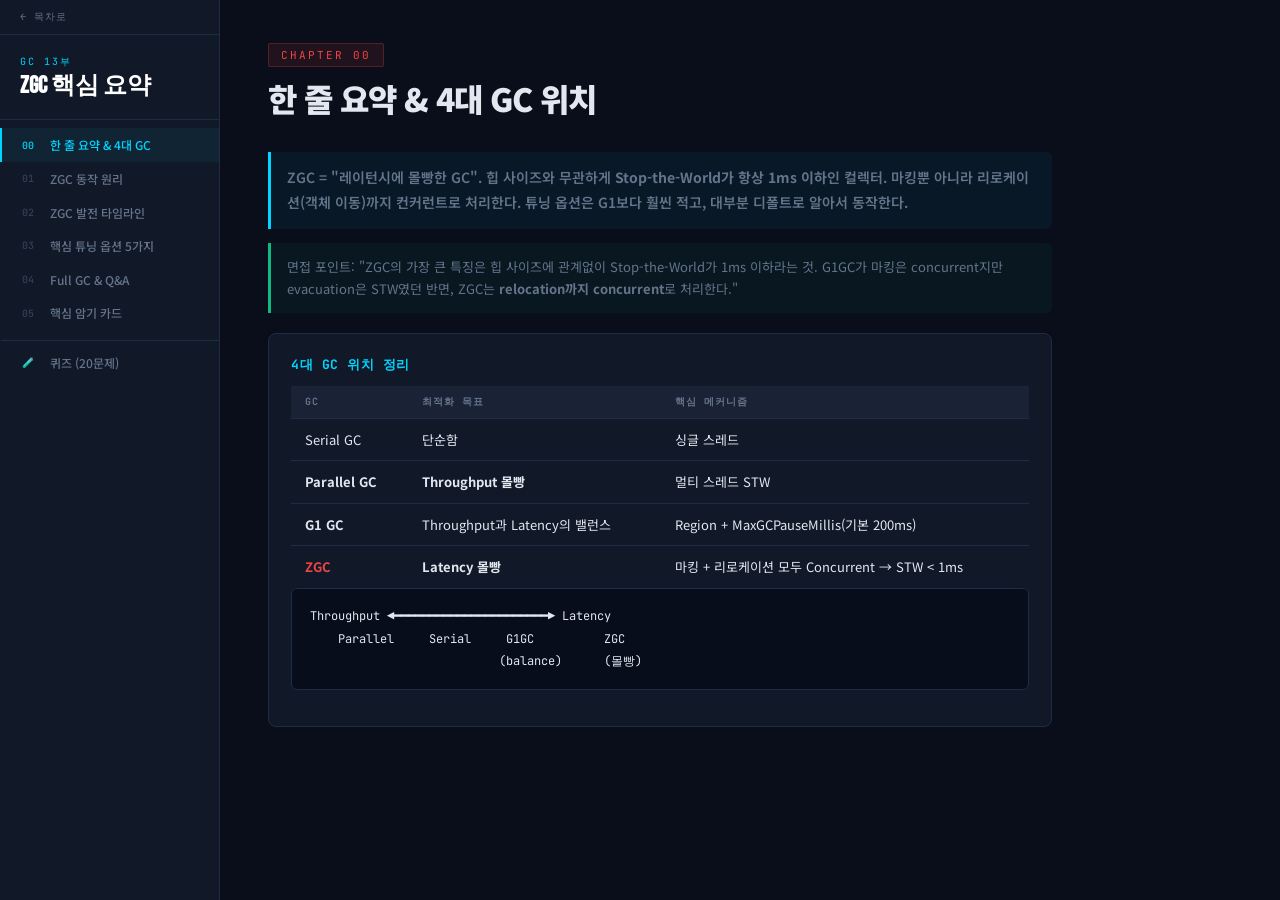
<file: part13.html>
<!DOCTYPE html>
<html lang="ko"><head><meta charset="UTF-8"><meta name="viewport" content="width=device-width, initial-scale=1.0">
<title>GC 13부 — ZGC 핵심 요약</title><link href="https://fonts.googleapis.com/css2?family=Noto+Sans+KR:wght@300;400;500;700;900&family=JetBrains+Mono:wght@400;700&family=Bebas+Neue&display=swap" rel="stylesheet"><link rel="stylesheet" href="style.css"></head>
<body>
<div id="sidebar">
  <a class="nav-home" href="index.html">← 목차로</a>
  <div class="logo"><div class="tag">GC 13부</div><h1>ZGC 핵심 요약</h1></div>
  <nav>
    <div class="nav-item active" onclick="goTo('s0')"><span class="num">00</span> 한 줄 요약 & 4대 GC</div>
    <div class="nav-item" onclick="goTo('s1')"><span class="num">01</span> ZGC 동작 원리</div>
    <div class="nav-item" onclick="goTo('s2')"><span class="num">02</span> ZGC 발전 타임라인</div>
    <div class="nav-item" onclick="goTo('s3')"><span class="num">03</span> 핵심 튜닝 옵션 5가지</div>
    <div class="nav-item" onclick="goTo('s4')"><span class="num">04</span> Full GC & Q&A</div>
    <div class="nav-item" onclick="goTo('s5')"><span class="num">05</span> 핵심 암기 카드</div>
    <div class="nav-item" onclick="goTo('quiz')" style="margin-top:10px;border-top:1px solid var(--border);padding-top:14px;"><span class="num">🧪</span> 퀴즈 (20문제)</div>
  </nav>
</div>
<main id="main">
<div class="section active" id="s0">
  <div class="section-header"><div class="chip red" style="background:rgba(239,68,68,.1);border-color:rgba(239,68,68,.25);color:var(--danger);">Chapter 00</div><h2>한 줄 요약 &amp; 4대 GC 위치</h2></div>
  <div class="info-box" style="font-size:14px;font-weight:600;line-height:1.8;">ZGC = "레이턴시에 몰빵한 GC". 힙 사이즈와 무관하게 <strong>Stop-the-World가 항상 1ms 이하</strong>인 컬렉터. 마킹뿐 아니라 리로케이션(객체 이동)까지 컨커런트로 처리한다. 튜닝 옵션은 G1보다 훨씬 적고, 대부분 디폴트로 알아서 동작한다.</div>
  <div class="info-box green" style="margin-top:12px;">면접 포인트: "ZGC의 가장 큰 특징은 힙 사이즈에 관계없이 Stop-the-World가 1ms 이하라는 것. G1GC가 마킹은 concurrent지만 evacuation은 STW였던 반면, ZGC는 <strong>relocation까지 concurrent</strong>로 처리한다."</div>
  <div class="card" style="margin-top:20px;">
    <h3>4대 GC 위치 정리</h3>
    <div class="table-wrap"><table class="data-table"><thead><tr><th>GC</th><th>최적화 목표</th><th>핵심 메커니즘</th></tr></thead><tbody>
      <tr><td>Serial GC</td><td>단순함</td><td>싱글 스레드</td></tr>
      <tr><td class="highlight">Parallel GC</td><td><strong>Throughput 몰빵</strong></td><td>멀티 스레드 STW</td></tr>
      <tr><td class="highlight">G1 GC</td><td>Throughput과 Latency의 밸런스</td><td>Region + MaxGCPauseMillis(기본 200ms)</td></tr>
      <tr><td class="highlight" style="color:var(--danger);">ZGC</td><td><strong>Latency 몰빵</strong></td><td>마킹 + 리로케이션 모두 Concurrent → STW &lt; 1ms</td></tr>
    </tbody></table></div>
    <div class="code-block">Throughput ◀━━━━━━━━━━━━━━━━━━━━━━▶ Latency
    Parallel     Serial     G1GC          ZGC
                           (balance)      (몰빵)</div>
  </div>
</div>
<div class="section" id="s1">
  <div class="section-header"><div class="chip">Chapter 01</div><h2>ZGC 동작 원리</h2></div>
  <div class="card">
    <h3>G1GC vs ZGC 비교</h3>
    <div class="code-block">[기존 G1GC]
어플 ▓▓▓▓▓▓▓▓▓▓▓ ▓▓▓▓▓ ▓▓▓▓▓▓▓▓▓
GC  ----marking---█████-----------  ← evacuation은 STW(█)
                   (STW)

[ZGC]
어플 ▓▓▓▓▓▓▓▓▓▓▓▓▓▓▓▓▓▓▓▓▓▓▓▓▓▓▓▓
GC  ──marking──┃──relocation──┃─   ← 거의 다 concurrent
               ┃&lt;1ms         ┃&lt;1ms   STW는 아주 잠깐만</div>
    <div class="info-box green">"마킹과 리로케이션 모두 컨커런트하게 진행한다. ZGC는 거의 STW가 없고, 아주 잠깐 STW만 했다가 다시 컨커런트로 진행하는 식으로 동작한다."</div>
  </div>
  <div class="card">
    <h3>핵심 스펙</h3>
    <div class="cards-2">
      <div class="card" style="margin-bottom:0;"><h3>공식 커버 범위</h3><p>수백 MB ~ <strong>16TB</strong> 힙. 이 모든 구간에서 STW &lt; 1ms 보장</p></div>
      <div class="card" style="margin-bottom:0;"><h3>트레이드오프</h3><p>상대적으로 <strong>스루풋은 약간 떨어짐</strong></p></div>
    </div>
    <div class="info-box" style="margin-top:12px;">면접 포인트: "ZGC의 STW 1ms 이하 보장은 힙 사이즈가 16TB든 1GB든 동일하다."</div>
  </div>
</div>
<div class="section" id="s2">
  <div class="section-header"><div class="chip purple">Chapter 02</div><h2>ZGC 발전 타임라인 (꼭 외울 것)</h2></div>
  <div class="card">
    <div class="table-wrap"><table class="data-table"><thead><tr><th>JDK 버전</th><th>변화</th></tr></thead><tbody>
      <tr><td class="highlight">JDK 11</td><td>ZGC가 <strong>실험(experimental) 모드</strong>로 처음 추가. Non-generational</td></tr>
      <tr><td class="highlight">JDK 15</td><td><strong>Production-ready 선언.</strong> 실험 딱지 떼고 옵션만 켜면 사용 가능</td></tr>
      <tr><td class="highlight">JDK 21 (LTS)</td><td><strong>Generational ZGC 도입.</strong> Non-gen / Gen 두 모드 공존</td></tr>
      <tr><td class="highlight">JDK 23</td><td>Generational ZGC가 <strong>디폴트.</strong> Non-gen은 <strong>deprecated</strong></td></tr>
      <tr><td class="highlight">JDK 24</td><td>Non-generational ZGC <strong>완전 제거</strong>, 관련 옵션도 사라짐</td></tr>
    </tbody></table></div>
  </div>
  <div class="card">
    <h3>옵션 변천사</h3>
    <div class="code-block"># JDK 15 ~ 20: ZGC 켜기
java -XX:+UseZGC ...

# JDK 21 ~ 22: Generational 쓰려면 명시
java -XX:+UseZGC -XX:+ZGenerational ...

# JDK 23: Generational이 디폴트, +ZGenerational 불필요 (deprecated)
java -XX:+UseZGC ...

# JDK 24+: 옵션 자체가 제거됨. Generational만 존재
java -XX:+UseZGC ...</div>
    <div class="info-box red">실무 시사점: JDK 24+로 올라가면 <span class="inline-code">-XX:+ZGenerational</span> 옵션은 <strong>반드시 제거</strong>해야 함. 안 그러면 unknown option 에러.</div>
  </div>
</div>
<div class="section" id="s3">
  <div class="section-header"><div class="chip green">Chapter 03</div><h2>핵심 튜닝 옵션 5가지</h2></div>
  <div class="info-box" style="margin-bottom:20px;">ZGC 철학: "<strong>개발자가 옵션을 거의 안 건드려도 되도록 설계</strong>". 제너레이션 크기 / GC 스레드 수 / Tenuring threshold를 내부적으로 동적 조정.</div>
  <div class="card">
    <h3>4-1. MaxHeapSize (가장 핵심)</h3>
    <div class="code-block">-Xmx16g</div>
    <p>공식 문서가 "이것 하나만 잘 만져도 된다"고 강조하는 옵션.</p>
    <div class="info-box yellow" style="margin-top:8px;">힙이 클수록 ZGC 성능 잘 나옴 ("다다익선"). 단, 메모리 비용도 무시 못 함 → 밸런스. GC 로그 보면서 귀납적으로 결정.</div>
  </div>
  <div class="card">
    <h3>4-2. SoftMaxHeapSize (소프트 상한선)</h3>
    <div class="code-block">-Xmx5g -XX:SoftMaxHeapSize=4g</div>
    <p>ZGC가 평소엔 4GB 안에서 동작하려고 노력. 스파이크 시 5GB까지 허용.</p>
    <div class="info-box">의미 있는 조건: <strong>Xms &lt; SoftMaxHeapSize &lt; Xmx</strong>일 때만 효력. 백엔드처럼 Xms==Xmx면 의미 없음.</div>
  </div>
  <div class="card">
    <h3>4-3. Uncommit 관련 (ZUncommit, ZUncommitDelay)</h3>
    <div class="code-block"># Uncommit 끄기 (백엔드처럼 그 서버에 자바 어플만 도는 환경)
-XX:-ZUncommit
# 또는 암묵적으로 끄는 방법: Xms == Xmx로 힙 고정
-Xms16g -Xmx16g

# Uncommit 딜레이 조정 (디폴트 300초, 너무 짧으면 commit→uncommit 반복으로 CPU 낭비)
-XX:ZUncommitDelay=300</div>
  </div>
  <div class="card">
    <h3>4-4. AlwaysPreTouch (레이턴시 극한 최적화)</h3>
    <div class="code-block">-Xms16g -Xmx16g -XX:+AlwaysPreTouch</div>
    <div class="info-box green">면접 포인트: ZGC + Xms=Xmx + AlwaysPreTouch 조합 = <strong>"레이턴시를 극단까지 짜내는 표준 레시피"</strong>. G1GC 12부에서도 동일한 권장.</div>
  </div>
  <div class="card">
    <h3>4-5. UseLargePages (강력 추천, 단점 거의 없음)</h3>
    <div class="code-block">[16GB 힙 기준]
4KB 페이지:  16GB / 4KB  = 약 400만 개 페이지
2MB 페이지:  16GB / 2MB  = 약 8,000개 페이지
                              ↓
              TLB 미스 확률 급감 → 가상-물리 변환 빨라짐

# Large Page 설정 (Linux)
echo 9216 > /proc/sys/vm/nr_hugepages
java -XX:+UseZGC -XX:+UseLargePages -Xmx16g ...</div>
    <div class="info-box">효과: 스루풋 ↑, 레이턴시 ↓, 시작 시간 영향 미미 — 사실상 단점이 거의 없음. ZGC뿐 아니라 G1GC에서도 동일하게 쓸 수 있는 OS 레벨 튜닝.</div>
  </div>
  <div class="card">
    <h3>4-6. ConcGCThreads (이젠 거의 안 건드림)</h3>
    <div class="code-block">-XX:ConcGCThreads=N</div>
    <p>JDK 17부터 ZGC가 알아서 동적으로 조정 → 수동 설정 거의 불필요. G1GC에서 ZGC로 마이그레이션할 때 기존 옵션을 그대로 들고 오는 경우, <strong>빼도 된다는 신호</strong>.</p>
  </div>
</div>
<div class="section" id="s4">
  <div class="section-header"><div class="chip yellow">Chapter 04</div><h2>Full GC &amp; Q&amp;A</h2></div>
  <div class="card">
    <h3>Full GC가 ZGC에 있나?</h3>
    <div class="info-box red">결론: <strong>없다</strong> (전통적 의미의 Full GC는). ZGC는 STW 방식의 Full GC가 존재하지 않음.</div>
    <div class="code-block">[전통적 Full GC]
모든 어플 스레드: ████████████████████ (전부 STW)

[ZGC 한계 상황]
어플 스레드 1: ▓▓▓▓████████▓▓▓▓  (해당 스레드만 stall)
어플 스레드 2: ▓▓▓▓▓▓▓▓▓▓▓▓▓▓▓▓▓▓  (정상)
어플 스레드 3: ▓▓▓▓▓▓▓▓▓▓▓▓▓▓▓▓▓▓  (정상)</div>
    <p>객체가 MaxHeap까지 다 차서 더 못 할당하는 상황이 되면 → 해당 어플리케이션 스레드 하나만 stall(일시 중지). 전체 시스템을 멈추는 방식은 없음.</p>
  </div>
  <div class="card">
    <h3>ZGC vs Shenandoah</h3>
    <div class="table-wrap"><table class="data-table"><thead><tr><th>항목</th><th>ZGC</th><th>Shenandoah</th></tr></thead><tbody>
      <tr><td>목표</td><td>저레이턴시</td><td>저레이턴시 (유사)</td></tr>
      <tr><td>Oracle JDK 포함</td><td><strong>✅</strong></td><td>❌</td></tr>
      <tr><td>OpenJDK 포함</td><td>✅</td><td>✅</td></tr>
    </tbody></table></div>
  </div>
  <div class="card">
    <h3>백엔드라면 G1 vs ZGC?</h3>
    <p style="line-height:1.8;">G1GC가 밸런스 잡혀서 무난하게 쓰기 좋음. 글로벌급 또는 국가급 트래픽 서비스: ZGC 적극 고려. 트래픽이 정말 글로벌급으로 많지 않다면, 비용 걱정하면서 ZGC 힙 키우기보다 G1GC로도 비벼볼 수 있다.</p>
  </div>
  <div class="card">
    <h3>튜닝 미니멈 레시피 (백엔드 기준)</h3>
    <div class="code-block">java     -XX:+UseZGC     -Xms16g -Xmx16g \          # 힙 고정 (uncommit 자연스럽게 비활성)
    -XX:+AlwaysPreTouch \       # 페이지 폴트 제거
    -XX:+UseLargePages \        # TLB 미스 감소
    ...</div>
    <p>OS 쪽에선 <span class="inline-code">nr_hugepages</span>만 충분히 잡아두면 끝.</p>
  </div>
</div>
<div class="section" id="s5">
  <div class="section-header"><div class="chip">Chapter 05</div><h2>핵심 암기 카드</h2></div>
  <div class="card">
    <div class="table-wrap"><table class="data-table"><thead><tr><th>질문</th><th>답</th></tr></thead><tbody>
      <tr><td>ZGC의 STW 시간 보장?</td><td><strong>힙 사이즈와 무관하게 &lt; 1ms</strong></td></tr>
      <tr><td>ZGC 커버 힙 사이즈 범위</td><td>수백 MB ~ <strong>16TB</strong></td></tr>
      <tr><td>ZGC가 G1과 다른 핵심?</td><td><strong>Relocation(객체 이동)까지 Concurrent</strong></td></tr>
      <tr><td>Generational ZGC가 디폴트가 된 JDK</td><td><strong>JDK 23</strong></td></tr>
      <tr><td>Non-Gen ZGC가 제거된 JDK</td><td><strong>JDK 24</strong></td></tr>
      <tr><td>가장 핵심 튜닝 옵션</td><td><span class="inline-code">-Xmx</span> (MaxHeapSize)</td></tr>
      <tr><td>레이턴시 극단 최적화 트리오</td><td><span class="inline-code">Xms=Xmx</span> • <span class="inline-code">AlwaysPreTouch</span> • <span class="inline-code">UseLargePages</span></td></tr>
      <tr><td>ZGC에 Full GC 있나?</td><td><strong>STW Full GC 없음.</strong> 스레드 단위 stall만</td></tr>
    </tbody></table></div>
  </div>
  <div class="card" style="margin-top:16px;">
    <h3>ZGC가 내부적으로 알아서 동적 조정하는 것들</h3>
    <p style="line-height:1.8;">제너레이션 크기 / GC 스레드 수 / Tenuring threshold (Young→Old 승격 기준)</p>
    <div class="info-box green">트래픽 많은 회사(네카라쿠배, 글로벌 빅테크)는 점점 G1 → ZGC로 전환 추세. "ZGC 직접 써보고 벤치마크 돌려보는 경험"을 어필하면 플러스.</div>
  </div>
</div>
<div class="section" id="quiz">
  <div class="section-header"><div class="chip">퀴즈</div><h2>실력 확인 — 20문제</h2><p>13부 핵심 개념 점검.</p></div>
  <div id="quizMain">
    <div class="quiz-progress-bar"><div class="quiz-progress-fill" id="qProgressFill" style="width:0%"></div></div>
    <div class="quiz-q-count" id="qCount">1 / 20</div>
    <div class="quiz-question" id="qText"></div>
    <div class="quiz-options" id="qOptions"></div>
    <div class="quiz-explanation" id="qExplanation"></div>
    <button class="btn btn-primary" id="qNextBtn" style="display:none;" onclick="quizNext()">다음 문제 →</button>
  </div>
  <div class="quiz-result" id="quizResult">
    <div class="score-num" id="quizScore"></div><p id="quizComment"></p>
    <button class="btn btn-ghost" style="margin-top:24px;" onclick="quizRestart()">다시 풀기</button>
  </div>
</div>
</main>
<script>const questions = [{"q": "ZGC의 핵심 특징을 한 문장으로 설명하면?", "o": ["높은 처리량을 위해 STW 시간이 길다", "힙 사이즈와 무관하게 Stop-the-World가 항상 1ms 이하이다", "Young Gen만 Concurrent로 처리한다", "최대 4TB 힙만 지원한다"], "a": 1, "e": "ZGC는 힙 사이즈(수백 MB ~ 16TB)와 무관하게 Stop-the-World가 항상 1ms 이하인 컬렉터다."}, {"q": "ZGC가 G1GC와 가장 다른 핵심 차이는?", "o": ["리전 기반 메모리 관리", "마킹만 Concurrent로 처리", "Relocation(객체 이동)까지 Concurrent로 처리", "Young/Old를 구분하지 않음"], "a": 2, "e": "G1GC는 마킹은 concurrent지만 evacuation(객체 이동)은 STW였다. ZGC는 relocation까지 concurrent로 처리한다는 것이 핵심 차이다."}, {"q": "ZGC가 처음 Production-ready로 선언된 JDK 버전은?", "o": ["JDK 11", "JDK 15", "JDK 17", "JDK 21"], "a": 1, "e": "JDK 11에서 experimental 모드로 추가되었고, JDK 15에서 Production-ready로 선언되어 실험 딱지를 뗐다."}, {"q": "Generational ZGC가 디폴트가 된 JDK 버전은?", "o": ["JDK 17", "JDK 21", "JDK 23", "JDK 25"], "a": 2, "e": "JDK 21에서 Generational ZGC가 도입되어 Non-gen / Gen 두 모드가 공존했고, JDK 23에서 Generational ZGC가 디폴트가 됐다(Non-gen은 deprecated)."}, {"q": "Non-generational ZGC가 완전히 제거된 JDK 버전은?", "o": ["JDK 21", "JDK 22", "JDK 23", "JDK 24"], "a": 3, "e": "JDK 24에서 Non-generational ZGC가 완전히 제거되고 관련 옵션도 사라졌다."}, {"q": "JDK 24+로 업그레이드 시 반드시 제거해야 하는 옵션은?", "o": ["-XX:+UseZGC", "-XX:+ZGenerational", "-XX:+AlwaysPreTouch", "-Xmx"], "a": 1, "e": "JDK 24+에서 -XX:+ZGenerational 옵션 자체가 제거됐다. 이 옵션을 남겨두면 unknown option 에러가 발생한다."}, {"q": "ZGC 공식 문서가 '이것 하나만 잘 만져도 된다'고 강조하는 옵션은?", "o": ["-XX:ConcGCThreads", "-XX:SoftMaxHeapSize", "-Xmx (MaxHeapSize)", "-XX:ZUncommitDelay"], "a": 2, "e": "-Xmx(MaxHeapSize)가 ZGC에서 공식 문서가 가장 핵심으로 강조하는 옵션이다. 힙이 클수록 ZGC 성능이 잘 나온다(다다익선)"}, {"q": "SoftMaxHeapSize가 의미 있는 조건은?", "o": ["Xms == Xmx인 경우", "Xms < SoftMaxHeapSize < Xmx인 경우", "항상 의미 있음", "ZGC를 사용하는 경우에만"], "a": 1, "e": "SoftMaxHeapSize는 Xms < SoftMaxHeapSize < Xmx일 때만 효력이 있다. 백엔드처럼 Xms==Xmx로 힙을 고정하면 의미가 없다."}, {"q": "ZGC에서 Uncommit을 끄는 두 가지 방법은?", "o": ["-XX:-ZUncommit 옵션 또는 Xms=Xmx로 힙 고정 (어차피 uncommit 발생 안 함)", "-XX:+ZUncommit 옵션 또는 ConcGCThreads=0", "-XX:ZUncommitDelay=0 또는 UseLargePages", "AlwaysPreTouch 또는 SoftMaxHeapSize"], "a": 0, "e": "Uncommit을 끄는 방법은 ① -XX:-ZUncommit 옵션 ② Xms==Xmx로 힙 고정(어차피 커밋 변동이 없어서 uncommit 발생 안 함) 두 가지다."}, {"q": "레이턴시 극단 최적화 트리오 조합은?", "o": ["MaxGCPauseMillis + G1ReservePercent + ConcGCThreads", "Xms=Xmx + AlwaysPreTouch + UseLargePages", "UseZGC + SoftMaxHeapSize + ZUncommitDelay", "G1GC + Xmx + MaxGCPauseMillis"], "a": 1, "e": "ZGC에서 레이턴시를 극단까지 짜내는 표준 레시피는 Xms=Xmx(힙 고정) + AlwaysPreTouch(페이지 폴트 제거) + UseLargePages(TLB 미스 감소)의 조합이다."}, {"q": "UseLargePages를 사용하면 TLB 미스가 줄어드는 이유는?", "o": ["힙 크기가 줄어들어서", "4KB 페이지 대신 2MB 페이지를 사용해 총 페이지 수가 대폭 줄어들어서", "GC 스레드 수가 증가해서", "Concurrent Marking이 빨라져서"], "a": 1, "e": "16GB 힙 기준 4KB 페이지는 약 400만 개, 2MB 페이지는 약 8,000개다. 페이지 수가 대폭 줄어들어 TLB 미스 확률이 급감하고 가상-물리 변환이 빨라진다."}, {"q": "ZGC에서 Full GC가 없는 대신 한계 상황에서 어떻게 동작하는가?", "o": ["모든 어플 스레드를 STW", "해당 어플리케이션 스레드 하나만 stall(일시 중지)", "GC가 두 배 빠르게 동작", "OOM이 즉시 발생"], "a": 1, "e": "ZGC는 STW 방식의 Full GC가 존재하지 않는다. 객체가 MaxHeap까지 다 차면 할당을 요청한 해당 어플리케이션 스레드 하나만 stall된다. 전체 시스템을 멈추는 방식은 없다."}, {"q": "ZGC에서 ConcGCThreads를 수동으로 설정할 필요가 거의 없는 이유는?", "o": ["ZGC는 GC 스레드가 없어서", "JDK 17부터 ZGC가 알아서 동적으로 조정하기 때문", "G1GC와 달리 스레드가 1개뿐이라서", "Generational ZGC에서 이 옵션이 제거됐기 때문"], "a": 1, "e": "JDK 17부터 ZGC가 GC 스레드 수를 알아서 동적으로 조정한다. Generational ZGC에서는 더 유연하게 동작해 더더욱 불필요하다."}, {"q": "ZGC가 내부적으로 자동 조정하는 것이 아닌 것은?", "o": ["제너레이션 크기", "GC 스레드 수", "Tenuring threshold", "-Xmx(최대 힙 크기)"], "a": 3, "e": "ZGC는 제너레이션 크기, GC 스레드 수, Tenuring threshold(Young→Old 승격 기준)를 내부적으로 동적 조정한다. -Xmx는 개발자가 직접 설정해야 한다."}, {"q": "ZGC와 Shenandoah의 차이점은?", "o": ["둘 다 Oracle JDK에 포함", "ZGC는 Oracle/OpenJDK 모두 지원, Shenandoah는 OpenJDK 전용", "Shenandoah가 더 낮은 레이턴시", "ZGC는 Gen이 없음"], "a": 1, "e": "ZGC는 Oracle JDK와 OpenJDK 모두에 포함되지만, Shenandoah는 OpenJDK 전용이며 Oracle JDK에는 포함되지 않는다."}, {"q": "ZUncommitDelay의 디폴트 값은?", "o": ["30초", "60초", "300초 (5분)", "600초"], "a": 2, "e": "ZUncommitDelay의 디폴트는 300초(5분)이다. 커밋한 메모리를 N초 동안 쓰지 않으면 OS에 반환한다. 너무 짧으면 uncommit→commit 반복으로 CPU 낭비가 발생해 늘리는 방향으로 튜닝한다."}, {"q": "AlwaysPreTouch의 트레이드오프는?", "o": ["런타임 레이턴시가 증가", "GC 빈도가 증가", "JVM 초기 로딩(부팅) 시간이 증가", "힙 크기가 고정됨"], "a": 2, "e": "AlwaysPreTouch는 JVM 시작 시 모든 페이지를 한 번씩 터치해 미리 매핑하므로 초기 로딩 속도가 길어진다. 장점은 런타임 page fault 제거로 안정적인 저레이턴시다."}, {"q": "ZGC의 커버 힙 사이즈 범위는?", "o": ["1GB ~ 4TB", "100MB ~ 8TB", "수백 MB ~ 16TB", "1GB ~ 64TB"], "a": 2, "e": "ZGC의 공식 커버 범위는 수백 MB ~ 16TB이며, 이 모든 구간에서 STW < 1ms를 보장한다."}, {"q": "4대 GC를 Throughput → Latency 순서로 나열하면?", "o": ["Serial → Parallel → G1GC → ZGC", "Parallel → Serial → G1GC → ZGC", "ZGC → G1GC → Serial → Parallel", "Parallel → G1GC → Serial → ZGC"], "a": 1, "e": "Throughput ◀─ Parallel → Serial → G1GC → ZGC ─▶ Latency. Parallel GC가 가장 Throughput 지향, ZGC가 가장 Latency 지향이다."}, {"q": "백엔드에서 G1GC와 ZGC 중 어느 것을 선택하는 것이 일반적으로 권장되는가?", "o": ["항상 ZGC가 더 좋다", "트래픽이 많지 않으면 G1GC가 밸런스 잡혀서 무난하고, 글로벌/국가급 트래픽이면 ZGC 적극 고려", "항상 G1GC가 더 좋다", "레이턴시가 중요하면 항상 ZGC"], "a": 1, "e": "G1GC가 밸런스 잡혀서 무난하게 쓰기 좋다. 글로벌급 또는 국가급 트래픽 서비스라면 ZGC를 적극 고려한다. 트래픽이 그렇게 많지 않다면 비용 걱정하면서 ZGC 힙을 키우기보다 G1GC로도 충분할 수 있다."}];

let qi=0,score=0,answered=false;
function goTo(id){
  document.querySelectorAll('.section').forEach(s=>s.classList.remove('active'));
  document.querySelectorAll('.nav-item').forEach(n=>n.classList.remove('active'));
  if(id==='quiz'){
    document.getElementById('quiz').classList.add('active');
    document.querySelectorAll('.nav-item').forEach(n=>{if(n.textContent.includes('퀴즈'))n.classList.add('active');});
    quizStart();
  } else {
    document.getElementById(id).classList.add('active');
    const navItems=document.querySelectorAll('.nav-item');
    navItems.forEach(n=>{
      const num=n.querySelector('.num');
      if(num&&id.startsWith('s')){
        const idx=parseInt(id.replace('s',''));
        if(num.textContent===String(idx).padStart(2,'0'))n.classList.add('active');
      }
    });
  }
  window.scrollTo(0,0);
}
function quizStart(){qi=0;score=0;answered=false;document.getElementById('quizMain').style.display='block';document.getElementById('quizResult').classList.remove('show');renderQ();}
function renderQ(){const q=questions[qi];document.getElementById('qProgressFill').style.width=((qi/questions.length)*100)+'%';document.getElementById('qCount').textContent=(qi+1)+' / '+questions.length;document.getElementById('qText').textContent=q.q;document.getElementById('qExplanation').className='quiz-explanation';document.getElementById('qExplanation').textContent='';document.getElementById('qNextBtn').style.display='none';answered=false;const opts=document.getElementById('qOptions');opts.innerHTML='';q.o.forEach((o,i)=>{const d=document.createElement('div');d.className='quiz-opt';d.textContent=o;d.onclick=()=>answer(i,d);opts.appendChild(d);});}
function answer(i,el){if(answered)return;answered=true;const q=questions[qi];document.querySelectorAll('.quiz-opt').forEach((d,j)=>{if(j===q.a)d.classList.add('correct');else if(j===i)d.classList.add('wrong');});if(i===q.a)score++;const exp=document.getElementById('qExplanation');exp.textContent=q.e;exp.classList.add('show');document.getElementById('qNextBtn').style.display='inline-flex';}
function quizNext(){qi++;if(qi>=questions.length){document.getElementById('quizMain').style.display='none';document.getElementById('quizScore').textContent=score+'/'+questions.length;const pct=Math.round(score/questions.length*100);let c='';if(pct===100)c='완벽해요 🎉';else if(pct>=80)c='훌륭해요 👏';else if(pct>=60)c='잘 하셨어요 👍 틀린 챕터를 복습해보세요.';else if(pct>=40)c='절반 통과 ✨ 한 번 더 읽어보세요.';else c='복습이 필요해요 📖';document.getElementById('quizComment').textContent=pct+'% 정답률 — '+c;document.getElementById('quizResult').classList.add('show');}else{renderQ();}}
function quizRestart(){quizStart();}
document.addEventListener('DOMContentLoaded',()=>goTo('s0'));
</script>
</body></html>
</file>
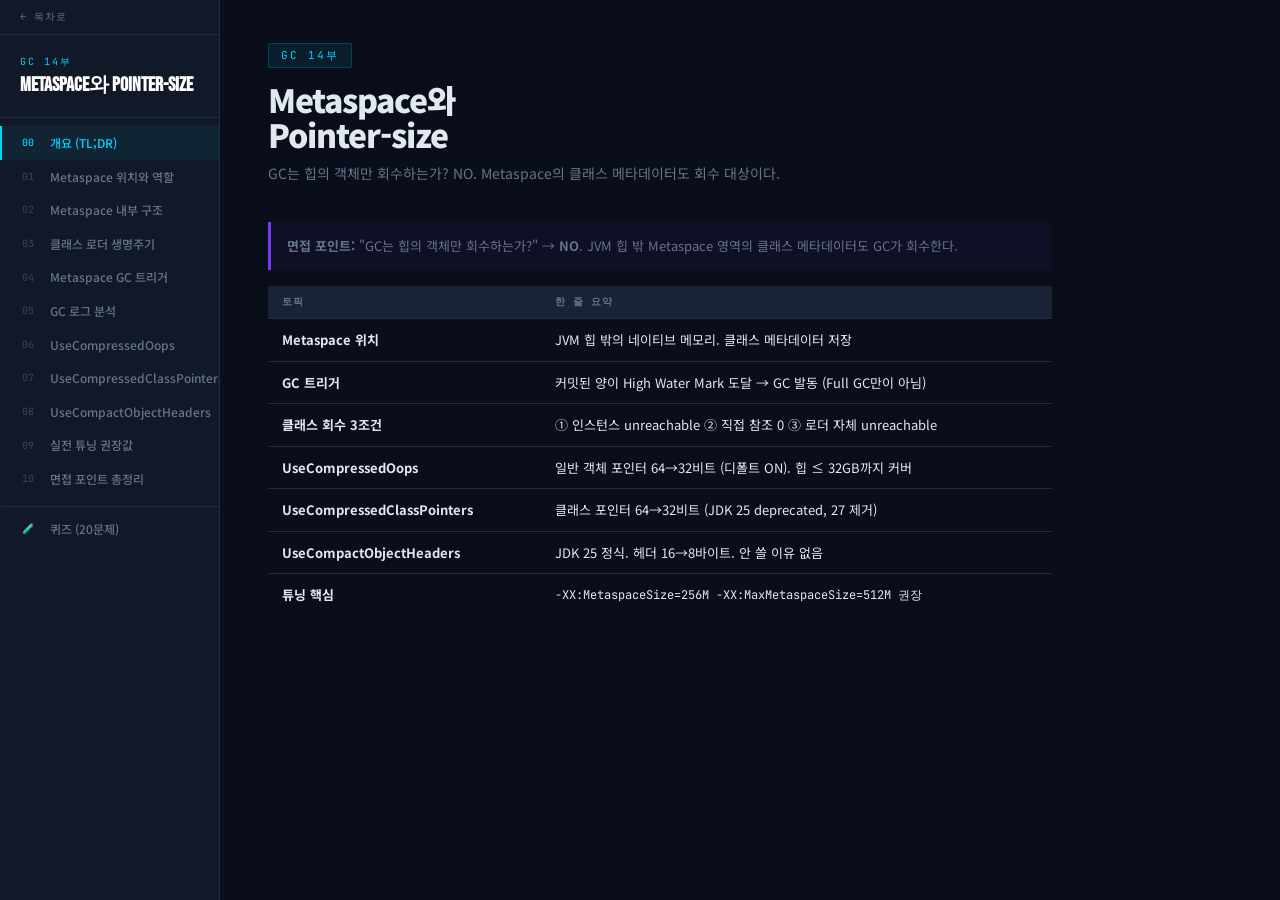
<file: part14.html>
<!DOCTYPE html>
<html lang="ko">
<head>
<meta charset="UTF-8">
<meta name="viewport" content="width=device-width, initial-scale=1.0">
<title>GC 14부 — Metaspace와 Pointer-size</title>
<link href="https://fonts.googleapis.com/css2?family=Noto+Sans+KR:wght@300;400;500;700;900&family=JetBrains+Mono:wght@400;700&family=Bebas+Neue&display=swap" rel="stylesheet">
<link rel="stylesheet" href="style.css">
</head>
<body>
<nav id="sidebar">
  <a class="nav-home" href="index.html">← 목차로</a>
  <div class="logo"><div class="tag">GC 14부</div><h1 style="font-family:var(--display);font-size:20px;color:#fff;margin-top:4px;line-height:1.2;">Metaspace와 Pointer-size</h1></div>
  <nav>
<div class="nav-item active" onclick="goTo('s0')"><span class="num">00</span> 개요 (TL;DR)</div>
<div class="nav-item" onclick="goTo('s1')"><span class="num">01</span> Metaspace 위치와 역할</div>
<div class="nav-item" onclick="goTo('s2')"><span class="num">02</span> Metaspace 내부 구조</div>
<div class="nav-item" onclick="goTo('s3')"><span class="num">03</span> 클래스 로더 생명주기</div>
<div class="nav-item" onclick="goTo('s4')"><span class="num">04</span> Metaspace GC 트리거</div>
<div class="nav-item" onclick="goTo('s5')"><span class="num">05</span> GC 로그 분석</div>
<div class="nav-item" onclick="goTo('s6')"><span class="num">06</span> UseCompressedOops</div>
<div class="nav-item" onclick="goTo('s7')"><span class="num">07</span> UseCompressedClassPointers</div>
<div class="nav-item" onclick="goTo('s8')"><span class="num">08</span> UseCompactObjectHeaders</div>
<div class="nav-item" onclick="goTo('s9')"><span class="num">09</span> 실전 튜닝 권장값</div>
<div class="nav-item" onclick="goTo('s10')"><span class="num">10</span> 면접 포인트 총정리</div>
    <div class="nav-item" onclick="goTo('quiz')" style="margin-top:10px;border-top:1px solid var(--border);padding-top:14px;"><span class="num">🧪</span> 퀴즈 (20문제)</div>
  </nav>
</nav>
<main id="main">
<div class="section active" id="s0">
  <div class="section-header"><div class="chip">GC 14부</div><h2>Metaspace와<br>Pointer-size</h2><p>GC는 힙의 객체만 회수하는가? NO. Metaspace의 클래스 메타데이터도 회수 대상이다.</p></div>
  <div class="info-box purple"><strong>면접 포인트:</strong> "GC는 힙의 객체만 회수하는가?" → <strong>NO</strong>. JVM 힙 밖 Metaspace 영역의 클래스 메타데이터도 GC가 회수한다.</div>
  <div style="margin-top:16px;">
    <table class="data-table"><thead><tr><th>토픽</th><th>한 줄 요약</th></tr></thead>
    <tbody>
      <tr><td class="highlight">Metaspace 위치</td><td>JVM 힙 밖의 네이티브 메모리. 클래스 메타데이터 저장</td></tr>
      <tr><td class="highlight">GC 트리거</td><td>커밋된 양이 High Water Mark 도달 → GC 발동 (Full GC만이 아님)</td></tr>
      <tr><td class="highlight">클래스 회수 3조건</td><td>① 인스턴스 unreachable ② 직접 참조 0 ③ 로더 자체 unreachable</td></tr>
      <tr><td class="highlight">UseCompressedOops</td><td>일반 객체 포인터 64→32비트 (디폴트 ON). 힙 ≤ 32GB까지 커버</td></tr>
      <tr><td class="highlight">UseCompressedClassPointers</td><td>클래스 포인터 64→32비트 (JDK 25 deprecated, 27 제거)</td></tr>
      <tr><td class="highlight">UseCompactObjectHeaders</td><td>JDK 25 정식. 헤더 16→8바이트. 안 쓸 이유 없음</td></tr>
      <tr><td class="highlight">튜닝 핵심</td><td class="code">-XX:MetaspaceSize=256M -XX:MaxMetaspaceSize=512M 권장</td></tr>
    </tbody></table>
  </div>
</div>
<div class="section" id="s1">
  <div class="section-header"><div class="chip">Chapter 01</div><h2>Metaspace<br>위치와 역할</h2></div>
  <div class="card" style="margin-bottom:16px;"><h3>JVM 프로세스 메모리 구조</h3>
    <div class="code-block">+--------------------------------------------------------------+
| JVM Process Memory (Virtual Address Space)               |
|                                                          |
|  +-----------------------+  +--------------------------+  |
|  |      JVM Heap         |  |       Metaspace          |  |
|  |  (Young + Old gen)    |  |    (네이티브 메모리)      |  |
|  |  - 객체 인스턴스      |  |  - 클래스 메타데이터     |  |
|  +-----------------------+  +--------------------------+  |
|         ^                            ^                   |
|      GC 주 대상             **GC 부 대상 (가끔)**         |
+--------------------------------------------------------------+</div></div>
  <div class="card" style="margin-bottom:16px;"><h3>핵심 속성</h3>
    <div style="display:flex;flex-direction:column;gap:7px;">
      <div style="padding:11px;background:var(--surface2);border-radius:4px;font-size:13px;">Metaspace는 JVM 힙 밖 — 통칭 <strong>네이티브 메모리(Native Memory)</strong></div>
      <div style="padding:11px;background:var(--surface2);border-radius:4px;font-size:13px;"><strong>클래스 메타데이터</strong>(타입, 필드, 메서드, 상수풀)를 저장</div>
      <div style="padding:11px;background:var(--surface2);border-radius:4px;font-size:13px;">"메타" = 무언가를 설명하는 데이터 → 클래스 자체를 설명하는 데이터</div>
    </div></div>
  <div class="info-box green"><strong>Metaspace도 GC 대상이다.</strong> Serial/Parallel GC는 Full GC 때만 Metaspace 청크 회수. G1GC/ZGC는 Full GC가 아니더라도 concurrent하게 Metaspace 영역도 컬렉팅 가능.</div>
</div>
<div class="section" id="s2">
  <div class="section-header"><div class="chip">Chapter 02</div><h2>Metaspace<br>내부 구조</h2></div>
  <div class="card" style="margin-bottom:16px;"><h3>자료구조 계층</h3>
    <div class="code-block">VirtualSpaceList (= Metaspace 전체)
 │
 ├── VirtualSpaceNode #1 (mmap으로 reserve된 연속 주소 공간)
 │    ├── Chunk A1 ─┐
 │    ├── Chunk A2 ─┤── ClassLoader A에 바인딩
 │    └── Chunk B1 ─── ClassLoader B에 바인딩
 │
 ├── VirtualSpaceNode #2 (Double Linked List로 연결)
 │    └── Chunk C1 ─── ClassLoader C에 바인딩
 │
 └── ...</div></div>
  <div class="card" style="margin-bottom:16px;"><h3>개념 설명</h3>
    <table class="data-table"><thead><tr><th>개념</th><th>설명</th></tr></thead>
    <tbody>
      <tr><td class="highlight">VirtualSpaceList</td><td>Metaspace 전체. 더블 링크드 리스트. 연속된 주소 공간 아닐 수 있음</td></tr>
      <tr><td class="highlight">VirtualSpaceNode</td><td>mmap reserve된 연속된 주소 공간. 하나의 노드 내부는 항상 연속</td></tr>
      <tr><td class="highlight">Chunk</td><td>클래스 로더 단위 할당의 최소 단위. 크기는 가변 (로더 특성/메타데이터 양에 따라)</td></tr>
    </tbody></table></div>
  <div class="info-box">청크는 반드시 <strong>단일 클래스 로더에 바인딩</strong>. 거꾸로: 한 클래스 로더는 여러 청크 보유 가능 (여러 노드에 걸쳐서도 OK).</div>
</div>
<div class="section" id="s3">
  <div class="section-header"><div class="chip">Chapter 03</div><h2>클래스 로더<br>생명주기 ★★</h2></div>
  <div class="card" style="margin-bottom:16px;"><h3>두 종류의 클래스 로더</h3>
    <table class="data-table"><thead><tr><th>종류</th><th>대표 예</th><th>생명주기</th></tr></thead>
    <tbody>
      <tr><td class="highlight">기본 로더</td><td>Bootstrap, Application, System ClassLoader</td><td><strong>JVM 프로세스와 동일</strong> → 죽을 때까지 살아있음</td></tr>
      <tr><td class="highlight">동적 로더</td><td>AOP 프록시용 로더 등</td><td>다이나믹하게 생성/회수됨</td></tr>
    </tbody></table></div>
  <div class="card" style="margin-bottom:16px;"><h3>클래스 메타데이터(청크) 회수의 3가지 AND 조건</h3>
    <div class="code-block">[조건 1] 해당 클래스 타입의 모든 인스턴스가 unreachable
              AND
[조건 2] 해당 클래스의 java.lang.Class 객체에 대한 참조 0
         (리플렉션 보유 참조, static 멤버를 통한 도달 경로 등 모두 없음)
              AND
[조건 3] *** 해당 클래스를 로딩한 ClassLoader 객체 자체가 unreachable ***
              ↓
         청크 회수 → 재사용 or OS 반환</div>
    <div class="info-box red" style="margin-bottom:0;"><strong>3번 조건이 결정적.</strong> 기본 클래스 로더는 JVM과 생명주기 동일 → 절대 unreachable 안 됨 → 그 로더가 로딩한 클래스 메타데이터는 <strong>결코 회수되지 않는다.</strong></div></div>
  <div class="card"><h3>IntelliJ Hot Reload 동작 원리</h3>
    <div class="code-block">[Before Edit]          [After Edit, App 살아있는 채로]
  ClassLoader-1          ClassLoader-1 (KILL 대상)
  └── UserClass v1       └── UserClass v1
                         ClassLoader-2 (NEW)
                         └── UserClass v2
                              ↑ 이제 이걸 사용</div>
    <p style="font-size:12px;color:var(--text-dim);margin-top:8px;">기존 ClassLoader를 죽이고 새 ClassLoader 생성 → 바뀐 클래스를 새로 로딩. 옛 로더는 unreachable → GC가 청크 회수.</p></div>
</div>
<div class="section" id="s4">
  <div class="section-header"><div class="chip">Chapter 04</div><h2>Metaspace GC 트리거<br>— High Water Mark</h2></div>
  <div class="card" style="margin-bottom:16px;"><h3>-XX:MetaspaceSize — 이름 함정</h3>
    <div class="info-box yellow" style="margin-bottom:14px;">⚠️ 이름만 보면 "Metaspace 초기 사이즈"처럼 보이지만 <strong>아님!</strong> 실제로는 <strong>HWM(임계치)의 초기값</strong> = "메타스페이스가 이만큼 차면 GC를 트리거하라"는 목표치.</div>
    <table class="data-table"><thead><tr><th>환경</th><th>디폴트 값</th></tr></thead>
    <tbody>
      <tr><td>OpenJDK 25 / 32비트 OS</td><td class="highlight">12~16MB</td></tr>
      <tr><td>OpenJDK 25 / 64비트 OS</td><td class="highlight">16~21MB</td></tr>
    </tbody></table>
    <div class="info-box" style="margin-top:12px;margin-bottom:0;">생각보다 매우 작다. Heap이 GB 단위인 것에 비해 Metaspace는 MB 단위. <strong>128MB 또는 256MB로 키우는 것을 권장.</strong></div></div>
  <div class="card"><h3>HWM 동적 조정</h3>
    <div class="code-block">GC 후 free 영역 비율 계산:
  free% = (커밋된 양 - 사용된 양) / 커밋된 양

if free% &lt; MinMetaspaceFreeRatio (디폴트 40%)
  → HWM을 살짝 올림 (다음 GC 늦춤)
elif free% &gt; MaxMetaspaceFreeRatio (디폴트 70%)
  → HWM을 살짝 낮춤
else
  → 유지</div></div>
</div>
<div class="section" id="s5">
  <div class="section-header"><div class="chip">Chapter 05</div><h2>GC 로그 분석</h2></div>
  <div class="card" style="margin-bottom:16px;"><h3>Metadata GC Threshold 로그 예시</h3>
    <div class="code-block">[Pause Young (Metadata GC Threshold)]  ← Metaspace 이슈로 Young GC 트리거
  ... Eden ... Survivor ... Old ...
  Metaspace: used=XX, capacity=YY, committed=ZZ, reserved=WW  ← 변화 거의 없음

[Pause Full (Metadata GC Threshold)]   ← 이어서 Full GC 트리거
  ... Old 영역 줄어듦 ...
  Metaspace: used=XX, capacity=YY, committed=ZZ, reserved=WW  ← 약간 증가</div></div>
  <div class="card"><h3>Metaspace 로그 용어</h3>
    <table class="data-table"><thead><tr><th>용어</th><th>의미</th></tr></thead>
    <tbody>
      <tr><td class="highlight">used</td><td>클래스 메타데이터를 실제로 저장하는 데 쓰는 크기</td></tr>
      <tr><td class="highlight">capacity</td><td>커밋된 영역 중 청크화까지 완료되어 메타데이터 저장 가능한 크기</td></tr>
      <tr><td class="highlight">committed</td><td>OS에 "이만큼 실제로 쓸 거다"고 요청해 mmap된 영역</td></tr>
      <tr><td class="highlight">reserved</td><td>mmap으로 미리 예약만 해둔 가상주소 공간</td></tr>
    </tbody></table>
    <div class="info-box" style="margin-top:12px;margin-bottom:0;">로그 해석: <strong>used → capacity → committed → reserved</strong> 순으로 커진다. <strong>used가 committed에 가까워지면</strong> 곧 GC 트리거.</div></div>
</div>
<div class="section" id="s6">
  <div class="section-header"><div class="chip">Chapter 06</div><h2>UseCompressedOops</h2><p>일반 객체 포인터를 64→32비트로 압축. 디폴트 ON.</p></div>
  <div class="card" style="margin-bottom:16px;"><h3>핵심 개념</h3>
    <div class="info-box purple" style="margin-bottom:14px;">OOP = <strong>O</strong>rdinary <strong>O</strong>bject <strong>P</strong>ointer (객체지향 프로그래밍 아님!)</div>
    <div class="code-block">Java 객체 주소는 항상 8바이트 정렬 (하위 3비트 = 000)

저장: [ 32비트 압축 OOP ]  (하위 3비트 생략)
복원: 좌측으로 3비트 시프트 → 실제 35비트 주소
     = 2^35 = 2^5 × 2^30 = 32GB 커버</div></div>
  <div class="card" style="margin-bottom:16px;"><h3>커버 범위 비교</h3>
    <table class="data-table"><thead><tr><th>표현 방식</th><th>커버 사이즈</th></tr></thead>
    <tbody>
      <tr><td>32비트 (raw, 시프트 없음)</td><td>4GB</td></tr>
      <tr><td class="highlight">32비트 + 3비트 시프트 (실효 35비트)</td><td><strong>32GB</strong></td></tr>
    </tbody></table></div>
  <div class="info-box yellow">⚠️ 힙 크기 <strong>32GB 초과 시 자동 OFF</strong> → 64비트 주소 사용 → 객체 크기 증가 → GC 부담↑. 31GB 정도까지만 쓰는 게 32GB로 살짝 키우는 것보다 효율적인 구간이 있다.</div>
</div>
<div class="section" id="s7">
  <div class="section-header"><div class="chip">Chapter 07</div><h2>UseCompressedClassPointers</h2><p>객체 헤더의 클래스 포인터를 64→32비트로 압축. 디폴트 ON.</p></div>
  <div class="card" style="margin-bottom:16px;"><h3>객체 헤더 구조</h3>
    <div class="code-block">[Object Header]
┌─────────────────────┬───────────────────┐
│   Mark Word (8B)    │   Class Pointer   │
│  - age (GC 생존수)  │                   │
│  - lock state       │  Compressed:  4B  │ ← UseCompressedClassPointers=true
│  - hash code        │  Uncompressed: 8B │ ← false
└─────────────────────┴───────────────────┘
배열이면 추가: +4B (배열 길이)</div></div>
  <div class="card" style="margin-bottom:16px;"><h3>헤더 크기 비교</h3>
    <table class="data-table"><thead><tr><th>Mark Word</th><th>Class Pointer</th><th>합계 (일반)</th><th>합계 (배열)</th></tr></thead>
    <tbody>
      <tr><td>8B</td><td>8B (uncompressed)</td><td>16B</td><td>20B</td></tr>
      <tr><td>8B</td><td class="highlight">4B (compressed)</td><td class="highlight">12B</td><td class="highlight">16B</td></tr>
    </tbody></table></div>
  <div class="info-box red"><strong>JDK 25부터 deprecated</strong> — JDK 27에서는 옵션 자체가 삭제. 이후 무조건 압축 사용.</div>
</div>
<div class="section" id="s8">
  <div class="section-header"><div class="chip">Chapter 08</div><h2>UseCompactObjectHeaders<br>(JDK 25 정식 ★)</h2></div>
  <div class="card" style="margin-bottom:16px;"><h3>헤더 변천사</h3>
    <div class="code-block">압축 옵션 없을 때: [Mark Word 8B][Class Ptr 8B]      = 16B
↓ UseCompressedClassPointers (Java 8+ 디폴트 ON)
Java 8~24:        [Mark Word 8B][Class Ptr 4B]+pad = 12B
↓ UseCompactObjectHeaders (JDK 25 정식)
Java 25+:         [Mark+Class 합쳐서 8B]            =  8B
배열이면:         [8B] + [length 4B]                = 12B</div></div>
  <div class="card" style="margin-bottom:16px;"><h3>동작 방식</h3>
    <div style="display:flex;flex-direction:column;gap:7px;">
      <div style="padding:11px;background:var(--surface2);border-radius:4px;font-size:13px;"><strong>기존:</strong> 클래스 포인터가 주소 오프셋 방식 (위치 기반)</div>
      <div style="padding:11px;background:var(--surface2);border-radius:4px;font-size:13px;"><strong>신규:</strong> 64비트 안에 22비트를 클래스 포인터로 사용 → 클래스 자체를 식별. 2^22 = 4M = <strong>최대 400만 개 클래스</strong> 식별 가능</div>
    </div></div>
  <div class="card" style="margin-bottom:16px;"><h3>사용 방법</h3>
    <table class="data-table"><thead><tr><th>JDK 버전</th><th>사용 방법</th></tr></thead>
    <tbody>
      <tr><td>JDK 24</td><td class="code">-XX:+UnlockExperimentalVMOptions -XX:+UseCompactObjectHeaders (실험)</td></tr>
      <tr><td class="highlight">JDK 25+</td><td class="code">-XX:+UseCompactObjectHeaders (정식, 디폴트는 OFF)</td></tr>
    </tbody></table></div>
  <div class="info-box green"><strong>이건 안 쓸 이유가 없는 옵션.</strong> 객체 크기↓ → GC 빈도↓, 캐시 히트율↑ → throughput↑. 단점 없음. JDK 25+이면 켜는 것 추천.</div>
</div>
<div class="section" id="s9">
  <div class="section-header"><div class="chip">Chapter 09</div><h2>실전 튜닝 권장값</h2></div>
  <div class="card" style="margin-bottom:16px;"><h3>추천 옵션 세트</h3>
    <div class="code-block"># Metaspace 튜닝
-XX:MaxMetaspaceSize=512m    # 무한대 디폴트 → 명시적 제한 (OOM 조기 발견)
-XX:MetaspaceSize=256m       # 초기 HWM (디폴트 12~21MB는 너무 작음)

# Compact Headers (JDK 25+)
-XX:+UseCompactObjectHeaders # 디폴트 OFF, 켜는 것 추천

# System.gc() 무력화 (라이브러리에 박혀있는 경우)
-XX:+DisableExplicitGC

# Compressed OOPs / Class Pointers는 디폴트 ON이라 명시 불필요</div></div>
  <div class="card"><h3>각 옵션의 이유</h3>
    <table class="data-table"><thead><tr><th>옵션</th><th>이유</th></tr></thead>
    <tbody>
      <tr><td class="highlight">MaxMetaspaceSize=512m</td><td>디폴트=무한대. 메모리 릭 시 컨테이너 OOM Killer에 죽기 전까지 계속 증가. 명시하면 OOM 조기 발견.</td></tr>
      <tr><td class="highlight">MetaspaceSize=256m</td><td>HWM 초기값이 너무 작아 JVM 초반에 Metadata GC Threshold가 자주 발생.</td></tr>
      <tr><td class="highlight">UseCompactObjectHeaders</td><td>단점 없고 throughput만 올라감. JDK 25+ 사용 시 켜는 것 추천.</td></tr>
      <tr><td class="highlight">DisableExplicitGC</td><td>라이브러리 내 System.gc()는 내가 수정 불가. 옵션으로 무력화.</td></tr>
    </tbody></table>
    <div class="info-box yellow" style="margin-top:12px;margin-bottom:0;">CompressedClassSpaceSize는 직접 튜닝 X. MaxMetaspaceSize와 묶여 자동 조정됨 (예: MaxMetaspaceSize=512m → ClassSpace도 ~420MB로 자동 축소).</div></div>
</div>
<div class="section" id="s10">
  <div class="section-header"><div class="chip">Chapter 10</div><h2>면접 포인트<br>총정리</h2></div>
  <div class="card"><h3>자주 헷갈리는 포인트</h3>
    <div style="display:flex;flex-direction:column;gap:10px;">
      <div style="border:1px solid var(--border);border-radius:6px;padding:14px 16px;">
        <div style="font-family:var(--mono);font-size:11px;color:var(--accent);margin-bottom:6px;">Q1. GC는 힙 안의 객체만 회수하는가?</div>
        <p style="font-size:13px;color:var(--text-dim);">보통은 그렇지만, <strong>JVM 힙 밖의 Metaspace 영역(클래스 메타데이터)도 회수 대상</strong>. 단 3조건 AND 충족 시.</p>
      </div>
      <div style="border:1px solid var(--border);border-radius:6px;padding:14px 16px;">
        <div style="font-family:var(--mono);font-size:11px;color:var(--accent);margin-bottom:6px;">Q2. -XX:MetaspaceSize는 초기 사이즈인가?</div>
        <p style="font-size:13px;color:var(--text-dim);"><strong>NO. GC 트리거 임계치(HWM)의 초기값</strong>이다. 이름이 함정.</p>
      </div>
      <div style="border:1px solid var(--border);border-radius:6px;padding:14px 16px;">
        <div style="font-family:var(--mono);font-size:11px;color:var(--accent);margin-bottom:6px;">Q3. Compressed OOPs가 32GB까지만 커버하는 이유?</div>
        <p style="font-size:13px;color:var(--text-dim;">8바이트 정렬 덕분에 32비트 압축 OOP에 3비트 시프트 적용 = 실효 35비트 (2^35 = 32GB).</p>
      </div>
      <div style="border:1px solid var(--border);border-radius:6px;padding:14px 16px;">
        <div style="font-family:var(--mono);font-size:11px;color:var(--accent);margin-bottom:6px;">Q4. CompressedOops와 CompressedClassPointers 차이?</div>
        <p style="font-size:13px;color:var(--text-dim);">OOPs = 일반 객체 참조 포인터 압축 (객체→객체). ClassPointers = 객체 헤더 안의 클래스 포인터 압축.</p>
      </div>
      <div style="border:1px solid var(--border);border-radius:6px;padding:14px 16px;">
        <div style="font-family:var(--mono);font-size:11px;color:var(--accent);margin-bottom:6px;">Q5. AOP를 많이 쓰면 왜 Metaspace 이슈가?</div>
        <p style="font-size:13px;color:var(--text-dim);">AOP 프록시 클래스 → 동적으로 ClassLoader 생성·소멸 → 클래스 메타데이터 Metaspace 누적 → 회수 조건 만족 전까지 점유 → HWM 도달 시 GC 폭주.</p>
      </div>
      <div style="border:1px solid rgba(16,185,129,.3);border-radius:6px;padding:14px 16px;background:rgba(16,185,129,.04);">
        <div style="font-family:var(--mono);font-size:11px;color:var(--accent3);margin-bottom:6px;">Q6. Compact Object Headers는 켜야 하나?</div>
        <p style="font-size:13px;color:var(--text-dim);">JDK 25+이면 <strong>YES</strong>. 단점 없고 throughput만 올라간다. 디폴트가 OFF인 건 호환성 검증 단계.</p>
      </div>
    </div></div>
</div>
<div id="quiz-section" style="display:none;">
  <div class="section-header"><div class="chip">퀴즈</div><h2>실력 확인 — 20문제</h2><p>14부 핵심 개념 점검.</p></div>
  <div id="quizMain">
    <div class="quiz-progress-bar"><div class="quiz-progress-fill" id="qProgressFill" style="width:0%"></div></div>
    <div class="quiz-q-count" id="qCount">1 / 20</div>
    <div class="quiz-question" id="qText"></div>
    <div class="quiz-options" id="qOptions"></div>
    <div class="quiz-explanation" id="qExplanation"></div>
    <button class="btn btn-primary" id="qNextBtn" style="display:none;" onclick="quizNext()">다음 문제 →</button>
  </div>
  <div class="quiz-result" id="quizResult">
    <div class="score-num" id="quizScore"></div>
    <p id="quizComment"></p>
    <button class="btn btn-ghost" style="margin-top:24px;" onclick="quizRestart()">다시 풀기</button>
  </div>
</div>
</main>
<script>
const questions = [{"q": "Metaspace의 위치는?", "opts": ["JVM 힙(Young+Old) 내부", "JVM 힙 밖의 네이티브 메모리", "Code Cache와 동일한 영역", "Stack 메모리 영역"], "ans": 1, "exp": "<strong>Metaspace는 JVM 힙 밖 — 네이티브 메모리(Native Memory)</strong>. 클래스 메타데이터(타입, 필드, 메서드, 상수풀)를 저장. JVM 힙에는 객체 인스턴스, Metaspace에는 클래스를 설명하는 데이터."}, {"q": "Metaspace GC 트리거 조건은?", "opts": ["JVM 힙이 꽉 찼을 때", "커밋된 Metaspace 공간이 High Water Mark(HWM)에 도달했을 때", "Full GC만이 트리거 가능", "JVM 시작 후 일정 시간마다"], "ans": 1, "exp": "<strong>커밋된 Metaspace 공간이 High Water Mark(HWM)에 도달했을 때</strong> GC 트리거. Full GC만이 아님. G1GC/ZGC는 Full GC 없이도 concurrent하게 Metaspace를 컬렉팅 가능."}, {"q": "-XX:MetaspaceSize 옵션의 실제 의미는?", "opts": ["Metaspace 초기 사이즈 설정", "GC 트리거 임계치(HWM)의 초기값", "Metaspace 최대 크기", "Compressed Class Space 크기"], "ans": 1, "exp": "이름 함정! <strong>MetaspaceSize는 Metaspace 초기 사이즈가 아니라 HWM(High Water Mark)의 초기값</strong>. '메타스페이스가 이만큼 차면 GC를 트리거하라'는 목표치. 디폴트 16~21MB는 너무 작아서 128M~256M으로 키우는 것을 권장."}, {"q": "클래스 메타데이터(청크) 회수의 3가지 AND 조건은?", "opts": ["①인스턴스 unreachable ②직접 참조 0 ③로더 자체 unreachable", "①힙이 꽉 참 ②Full GC 발동 ③클래스 오래됨", "①클래스 언로드 명시 ②GC 요청 ③힙 부족", "①인스턴스 없음 ②로더 종료 ③힙 압박"], "ans": 0, "exp": "3가지 모두 AND 조건: ① 해당 클래스의 모든 인스턴스 unreachable ② java.lang.Class 객체 직접 참조 0 ③ <strong>해당 클래스를 로딩한 ClassLoader 객체 자체가 unreachable</strong>. 3번이 결정적."}, {"q": "Bootstrap/Application ClassLoader가 로딩한 클래스가 절대 회수되지 않는 이유는?", "opts": ["회수 비용이 너무 커서", "기본 클래스 로더는 JVM 프로세스와 생명주기 동일 → 절대 unreachable이 되지 않음", "JVM 버그", "디폴트 설정이 회수를 막아서"], "ans": 1, "exp": "<strong>기본 클래스 로더(Bootstrap, Application, System)는 JVM 프로세스와 생명주기가 동일</strong> → 절대 unreachable이 안 됨 → 조건 3 미충족 → 클래스 메타데이터 결코 회수 안 됨."}, {"q": "IntelliJ Hot Reload가 가능한 메커니즘은?", "opts": ["기존 클래스를 직접 수정", "기존 ClassLoader를 unreachable하게 만들고 새 ClassLoader로 바뀐 클래스를 로딩", "JVM을 재시작", "메모리를 직접 수정"], "ans": 1, "exp": "<strong>기존 ClassLoader를 죽이고(unreachable) → 새 ClassLoader 생성 → 바뀐 클래스를 새로 로딩</strong>. 옛 로더가 unreachable → GC가 그 청크들 회수. 실무 Docker 배포에서는 인스턴스 자체 kill 후 새 인스턴스 방식이라 불필요."}, {"q": "UseCompressedOops에서 OOP의 뜻은?", "opts": ["Object Oriented Programming", "Ordinary Object Pointer", "Optimized Object Pointer", "Out Of Process"], "ans": 1, "exp": "OOP = <strong>Ordinary Object Pointer</strong>. 객체지향 프로그래밍(Object-Oriented Programming)의 약자가 아님! 일반 객체 포인터(객체 → 객체 참조)를 64비트에서 32비트로 압축하는 옵션."}, {"q": "UseCompressedOops가 32GB 힙까지만 커버하는 이유는?", "opts": ["JVM 설계 한계", "Java 객체는 8바이트 정렬 → 하위 3비트 항상 000 → 3비트 시프트로 실효 35비트(2^35=32GB) 표현 가능", "32비트 OS 한계", "GC 알고리즘 제약"], "ans": 1, "exp": "Java 객체 주소는 <strong>항상 8바이트 정렬</strong> → 하위 3비트는 항상 000. 저장 시 3비트 버리고 32비트로 저장, 복원 시 좌측 3비트 시프트 → 실효 35비트 = <strong>2^35 = 32GB</strong>. 32GB 초과 시 자동 OFF."}, {"q": "힙 32GB 경계에서의 실무 권장사항은?", "opts": ["32GB 정확히 설정", "32GB를 약간 넘겨 사용", "31GB 정도까지만 쓰는 게 32GB로 살짝 키우는 것보다 효율적인 구간이 있음", "Compressed OOPs 수동 비활성화"], "ans": 2, "exp": "힙 크기 32GB 초과 시 UseCompressedOops 자동 OFF → 64비트 주소 사용 → 객체 크기 증가 → GC 부담↑. <strong>31GB 정도까지만 쓰는 게 32GB로 살짝 키우는 것보다 효율적인 구간이 있다</strong>. MSA 환경에선 힙 32GB 넘기는 경우도 드물다."}, {"q": "UseCompressedClassPointers가 압축하는 대상은?", "opts": ["객체 → 객체 일반 참조 포인터", "객체 헤더의 클래스 포인터 (4B로 압축)", "JVM Heap 전체 포인터", "GC Root 포인터"], "ans": 1, "exp": "<strong>UseCompressedClassPointers: 객체 헤더 안의 클래스 포인터를 64비트 → 32비트(4B)로 압축</strong>. UseCompressedOops(일반 객체 참조)와 다름. JDK 25부터 deprecated, JDK 27에서 옵션 삭제(무조건 압축)."}, {"q": "UseCompressedOops와 UseCompressedClassPointers의 차이는?", "opts": ["동일한 옵션", "CompressedOops: 객체→객체 일반 참조 압축 / CompressedClassPointers: 객체 헤더의 클래스 포인터 압축", "CompressedOops는 Old 전용, ClassPointers는 Young 전용", "CompressedOops는 JDK 8, ClassPointers는 JDK 11부터"], "ans": 1, "exp": "<strong>UseCompressedOops</strong> = 일반 객체 참조 포인터 압축 (객체 → 객체). <strong>UseCompressedClassPointers</strong> = 객체 헤더 안의 클래스 메타데이터 포인터 압축. 서로 다른 대상을 압축하는 별개의 옵션."}, {"q": "UseCompressedClassPointers=true일 때 객체 헤더 크기는?", "opts": ["8B (Mark Word만)", "16B (Mark Word 8B + Class Ptr 8B)", "12B (Mark Word 8B + Class Ptr 4B)", "4B (Class Ptr만)"], "ans": 2, "exp": "UseCompressedClassPointers=true: <strong>Mark Word 8B + 압축 Class Pointer 4B = 12B</strong>. Uncompressed일 때는 16B. 배열이면 추가로 배열 길이 4B가 붙는다."}, {"q": "UseCompactObjectHeaders(JDK 25)의 핵심 변화는?", "opts": ["Young/Old 메모리 레이아웃 변경", "Mark Word + Class Pointer를 하나의 8바이트로 통합 → 헤더가 16B→8B로 감소", "Metaspace를 힙 안으로 이동", "GC 스레드 수 자동 최적화"], "ans": 1, "exp": "<strong>Mark Word + Class Pointer를 하나의 8바이트로 통합</strong>. 헤더 변천사: 16B(압축 없음) → 12B(CompressedClassPointers) → <strong>8B(CompactObjectHeaders)</strong>. 64비트 안에 22비트를 클래스 포인터로 사용 → 최대 400만 개 클래스 식별 가능."}, {"q": "UseCompactObjectHeaders를 켜야 하는 이유는?", "opts": ["필수 설정이라서", "단점 없고 throughput만 올라감 — 객체 크기↓ → GC 빈도↓, 캐시 히트율↑", "Metaspace 크기가 줄어들어서", "Full GC가 없어지기 때문"], "ans": 1, "exp": "<strong>단점 없고 throughput만 올라간다</strong>. 객체 크기↓ → 같은 힙에 더 많은 객체 → GC 빈도↓ → STW↓ + CPU 캐시에 더 많은 객체 → cache hit rate↑. JDK 25+이면 켜는 것을 추천. 디폴트가 OFF인 건 호환성 검증 단계."}, {"q": "MaxMetaspaceSize를 명시해야 하는 이유는?", "opts": ["디폴트가 너무 작아서", "디폴트가 무한대 — 메모리 릭 시 OOM Killer에 죽기 전까지 계속 증가, 명시하면 OOM 조기 발견", "성능 최적화를 위해", "JVM 안정성을 위해"], "ans": 1, "exp": "<strong>MaxMetaspaceSize 디폴트 = 무한대</strong>. 메모리 릭 발생 시 컨테이너 OOM Killer에 죽기 전까지 계속 증가. 명시적으로 잡아두면(예: 512M) OOM이 조기 발견됨 → 운영 전 단계에서 잡을 기회."}, {"q": "GC 로그에서 Metadata GC Threshold가 자주 나타나면?", "opts": ["Metaspace가 너무 커서", "MetaspaceSize(HWM 초기값) 디폴트가 너무 작아서 — 128MB 또는 256MB로 키우자", "힙 크기가 부족해서", "GC 스레드가 부족해서"], "ans": 1, "exp": "JVM 초반 GC 로그에 <strong>Metadata GC Threshold로 인한 GC가 자주 찍힘 → MetaspaceSize(HWM 초기값) 디폴트(16~21MB)가 너무 작은 것</strong>. -XX:MetaspaceSize=128M 또는 256M으로 키우자."}, {"q": "AOP를 많이 쓸 때 Metaspace 이슈가 발생하는 이유는?", "opts": ["AOP가 힙을 많이 사용해서", "AOP 프록시 클래스는 동적으로 ClassLoader가 생성·소멸됨 → 클래스 메타데이터가 Metaspace에 누적 → 임계치 도달 시 GC 폭주", "AOP가 GC를 직접 호출해서", "AOP 설정 파일이 Metaspace에 저장돼서"], "ans": 1, "exp": "<strong>AOP 프록시 클래스는 동적으로 ClassLoader가 생성·소멸</strong> → 클래스 메타데이터가 Metaspace에 누적 → 회수 3조건 만족 전까지 계속 점유 → HWM 도달 시 GC 폭주."}, {"q": "Metaspace 로그에서 used → capacity → committed → reserved 순으로 커지는데 GC 임박 신호는?", "opts": ["reserved가 capacity에 가까워질 때", "used가 committed에 가까워질 때", "capacity가 0이 될 때", "reserved가 무한대가 될 때"], "ans": 1, "exp": "<strong>used가 committed에 가까워지면 곧 GC 트리거</strong>. used(실제 사용) → capacity(청크화된 공간) → committed(OS에 요청한 공간) → reserved(가상 주소 예약) 순으로 크기가 커짐."}, {"q": "DisableExplicitGC 옵션이 필요한 이유는?", "opts": ["GC를 완전히 비활성화", "라이브러리 안에 박혀있는 System.gc() 호출을 막기 위해 — 내가 수정할 수 없는 코드", "힙 크기를 고정", "GC 스레드를 줄이기 위해"], "ans": 1, "exp": "<strong>라이브러리 안에 박혀있는 System.gc() 코드는 내가 못 고친다</strong>. 옵션으로 막아야 함. -XX:+DisableExplicitGC로 System.gc() 호출을 무력화."}, {"q": "'GC는 힙의 객체만 회수하는가?'에 대한 올바른 답은?", "opts": ["YES, GC는 오직 JVM 힙의 객체만 회수", "NO, JVM 힙 밖 Metaspace 영역의 클래스 메타데이터도 회수 대상 (단 3조건 AND 충족 시)", "YES, 힙 밖은 OS가 관리", "NO, GC는 힙을 전혀 수거하지 않음"], "ans": 1, "exp": "<strong>NO. GC는 JVM 힙의 객체뿐 아니라 Metaspace의 클래스 메타데이터도 회수 대상</strong>. 단 회수 조건이 까다로움: 클래스 인스턴스 unreachable + 직접 참조 0 + 로더 자체 unreachable 모두 AND로 충족해야 함."}];

let qIdx=0,score=0,answered=false;
function goTo(id){
  document.querySelectorAll('.section').forEach(s=>s.classList.remove('active'));
  document.querySelectorAll('.nav-item').forEach(n=>n.classList.remove('active'));
  const qs=document.getElementById('quiz-section');
  if(id==='quiz'){
    document.querySelectorAll('.section').forEach(s=>s.style.display='none');
    qs.style.display='block'; quizStart();
  } else {
    qs.style.display='none';
    document.querySelectorAll('.section').forEach(s=>s.style.display='');
    const t=document.getElementById(id); if(t)t.classList.add('active');
  }
  document.querySelectorAll('.nav-item').forEach(n=>{
    if((id==='quiz'&&n.textContent.includes('퀴즈'))||n.getAttribute('onclick')?.includes(id))n.classList.add('active');
  });
}
function quizStart(){qIdx=0;score=0;answered=false;document.getElementById('quizMain').style.display='block';document.getElementById('quizResult').classList.remove('show');renderQ();}
function renderQ(){
  answered=false;
  const q=questions[qIdx];
  document.getElementById('qCount').textContent=`${qIdx+1} / ${questions.length}`;
  document.getElementById('qProgressFill').style.width=`${(qIdx/questions.length)*100}%`;
  document.getElementById('qText').textContent=q.q;
  document.getElementById('qExplanation').className='quiz-explanation';
  document.getElementById('qNextBtn').style.display='none';
  const keys=['A','B','C','D'];
  const c=document.getElementById('qOptions');c.innerHTML='';
  q.opts.forEach((opt,i)=>{
    const b=document.createElement('button');b.className='quiz-opt';
    b.innerHTML=`<span class="opt-key">${keys[i]}</span>${opt}`;
    b.onclick=()=>selectAnswer(i);c.appendChild(b);
  });
}
function selectAnswer(i){
  if(answered)return;answered=true;
  const q=questions[qIdx];
  const btns=document.querySelectorAll('.quiz-opt');
  btns.forEach(b=>b.disabled=true);
  if(i===q.ans){btns[i].classList.add('correct');score++;}
  else{btns[i].classList.add('wrong');btns[q.ans].classList.add('correct');}
  const exp=document.getElementById('qExplanation');exp.innerHTML=q.exp;exp.classList.add('show');
  document.getElementById('qNextBtn').style.display='inline-block';
  document.getElementById('qNextBtn').textContent=qIdx<questions.length-1?'다음 문제 →':'결과 보기 →';
}
function quizNext(){qIdx++;if(qIdx>=questions.length)showResult();else renderQ();}
function showResult(){
  document.getElementById('quizMain').style.display='none';
  const pct=Math.round((score/questions.length)*100);
  document.getElementById('quizScore').textContent=`${score} / ${questions.length}`;
  let c='';
  if(pct>=90)c='완벽합니다 🎉 다음 파트로!';
  else if(pct>=70)c='잘 하셨어요 👍 틀린 챕터를 복습해보세요.';
  else if(pct>=50)c='절반 통과 ✨ 핵심 챕터를 한 번 더 읽어보세요.';
  else c='복습이 필요해요 📖 처음부터 다시 읽어보세요.';
  document.getElementById('quizComment').textContent=`${pct}% 정답률 — ${c}`;
  document.getElementById('quizResult').classList.add('show');
}
function quizRestart(){quizStart();}

</script>
</body>
</html>
</file>
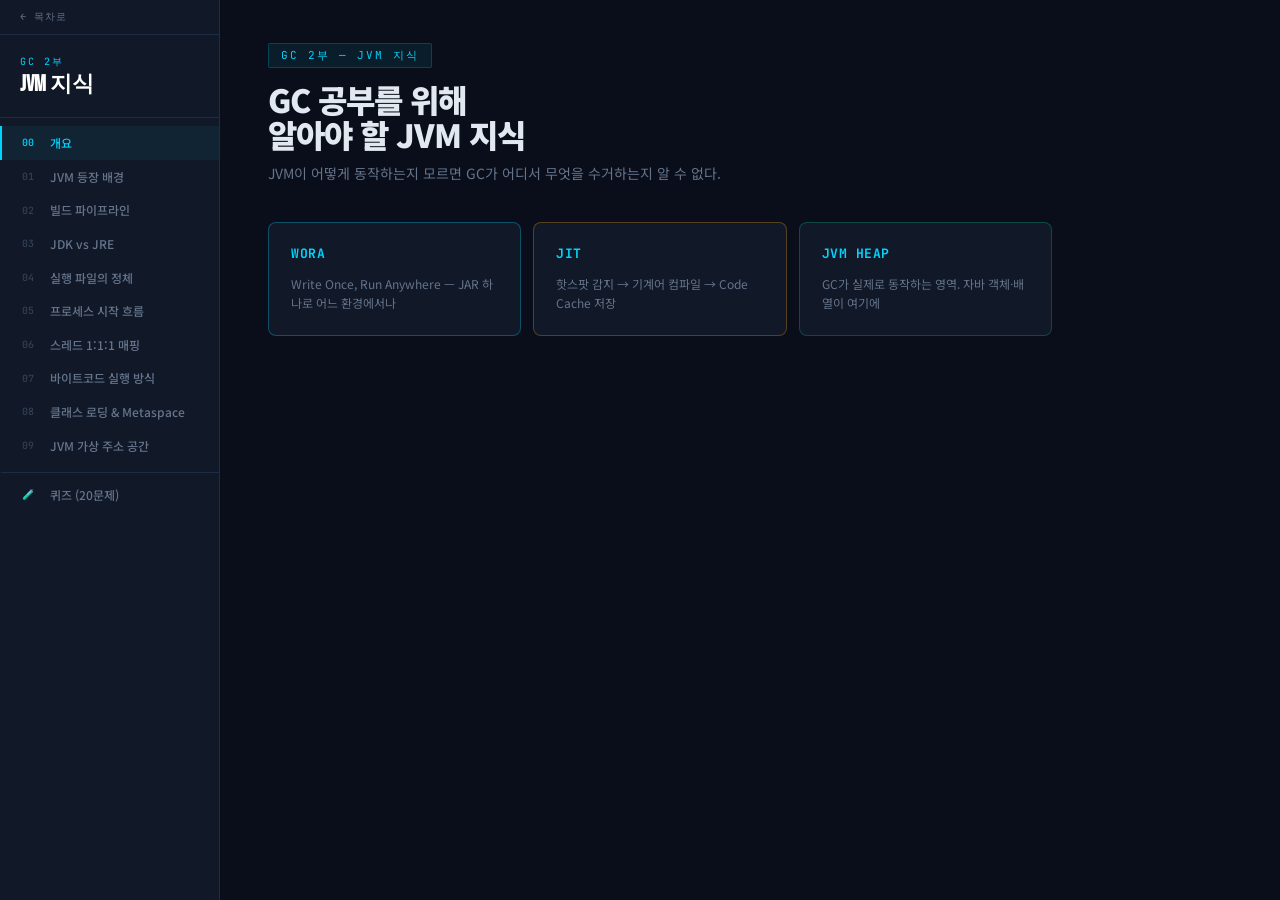
<file: part2.html>
<!DOCTYPE html>
<html lang="ko">
<head>
<meta charset="UTF-8">
<meta name="viewport" content="width=device-width, initial-scale=1.0">
<title>GC 2부 — JVM 지식</title>
<link href="https://fonts.googleapis.com/css2?family=Noto+Sans+KR:wght@300;400;500;700;900&family=JetBrains+Mono:wght@400;700&family=Bebas+Neue&display=swap" rel="stylesheet">
<link rel="stylesheet" href="style.css">
</head>
<body>
<nav id="sidebar">
  <a class="nav-home" href="index.html">← 목차로</a>
  <div class="logo"><div class="tag">GC 2부</div><h1 style="font-family:var(--display);font-size:22px;color:#fff;margin-top:4px;">JVM 지식</h1></div>
  <nav>
<div class="nav-item active" onclick="goTo('s0')"><span class="num">00</span> 개요</div>
<div class="nav-item" onclick="goTo('s1')"><span class="num">01</span> JVM 등장 배경</div>
<div class="nav-item" onclick="goTo('s2')"><span class="num">02</span> 빌드 파이프라인</div>
<div class="nav-item" onclick="goTo('s3')"><span class="num">03</span> JDK vs JRE</div>
<div class="nav-item" onclick="goTo('s4')"><span class="num">04</span> 실행 파일의 정체</div>
<div class="nav-item" onclick="goTo('s5')"><span class="num">05</span> 프로세스 시작 흐름</div>
<div class="nav-item" onclick="goTo('s6')"><span class="num">06</span> 스레드 1:1:1 매핑</div>
<div class="nav-item" onclick="goTo('s7')"><span class="num">07</span> 바이트코드 실행 방식</div>
<div class="nav-item" onclick="goTo('s8')"><span class="num">08</span> 클래스 로딩 & Metaspace</div>
<div class="nav-item" onclick="goTo('s9')"><span class="num">09</span> JVM 가상 주소 공간</div>
    <div class="nav-item" onclick="goTo('quiz')" style="margin-top:10px;border-top:1px solid var(--border);padding-top:14px;"><span class="num">🧪</span> 퀴즈 (20문제)</div>
  </nav>
</nav>
<main id="main">
<div class="section active" id="s0">
  <div class="section-header"><div class="chip">GC 2부 — JVM 지식</div><h2>GC 공부를 위해<br>알아야 할 JVM 지식</h2><p>JVM이 어떻게 동작하는지 모르면 GC가 어디서 무엇을 수거하는지 알 수 없다.</p></div>
  <div style="display:grid;grid-template-columns:1fr 1fr 1fr;gap:12px;">
    <div class="card" style="border-color:rgba(0,212,255,.3);"><h3>WORA</h3><p style="font-size:12px;color:var(--text-dim);line-height:1.6;">Write Once, Run Anywhere — JAR 하나로 어느 환경에서나</p></div>
    <div class="card" style="border-color:rgba(245,158,11,.3);"><h3>JIT</h3><p style="font-size:12px;color:var(--text-dim);line-height:1.6;">핫스팟 감지 → 기계어 컴파일 → Code Cache 저장</p></div>
    <div class="card" style="border-color:rgba(16,185,129,.3);"><h3>JVM Heap</h3><p style="font-size:12px;color:var(--text-dim);line-height:1.6;">GC가 실제로 동작하는 영역. 자바 객체·배열이 여기에</p></div>
  </div>
</div>
<div class="section" id="s1">
  <div class="section-header"><div class="chip">Chapter 01</div><h2>JVM은 왜<br>등장했나</h2><p>Platform Dependency 문제 — 환경마다 따로 컴파일해야 했던 시절.</p></div>
  <div class="card" style="margin-bottom:16px;"><h3>문제 — 환경 조합마다 별도 빌드</h3>
    <table class="data-table"><thead><tr><th>OS / CPU</th><th>Intel</th><th>ARM</th></tr></thead>
    <tbody><tr><td>Linux</td><td>컴파일 1</td><td>컴파일 2</td></tr><tr><td>Windows</td><td>컴파일 3</td><td>컴파일 4</td></tr></tbody></table>
    <div class="info-box" style="margin-top:12px;margin-bottom:0;">OS마다 시스템 콜 함수 모양이 다르고, CPU마다 ISA가 다름. 기능 추가·버그 수정마다 N번씩 빌드.</div></div>
  <div class="card"><h3>해결 — Write Once, Run Anywhere (WORA)</h3>
    <div class="code-block">소스코드 → [한 번만 빌드] → app.jar → 어떤 환경에서든 JVM이 실행

각 환경에 JVM만 한 번 설치하면 같은 JAR를 그대로 실행 가능.</div>
    <div class="info-box green" style="margin-bottom:0;">🔑 JVM이 OS·CPU 차이를 추상화하는 중간 계층 역할을 한다.</div></div>
</div>
<div class="section" id="s2">
  <div class="section-header"><div class="chip">Chapter 02</div><h2>빌드 파이프라인</h2><p>Compile → Package → Run 단계별 흐름.</p></div>
  <div class="card" style="margin-bottom:16px;"><h3>단계별 흐름</h3>
    <div class="code-block">*.java --[javac]--> *.class (바이트코드)
              ↓
    [jar cvf app.jar -e Main *.class]
              ↓
           app.jar (특수한 형태의 ZIP)
              ↓
       [java -jar app.jar]
              ↓
        JVM 프로세스 실행</div></div>
  <div class="card"><h3>주요 명령어</h3>
    <table class="data-table"><thead><tr><th>도구</th><th>역할</th></tr></thead>
    <tbody>
      <tr><td class="highlight">javac</td><td>자바 소스 → 바이트코드(.class) 컴파일</td></tr>
      <tr><td class="highlight">jar</td><td>.class들을 .jar로 패키징 (엔트리 포인트 명시)</td></tr>
      <tr><td class="highlight">java</td><td>JVM 실행 파일 — JAR를 입력받아 실행</td></tr>
    </tbody></table>
    <div class="info-box" style="margin-top:12px;margin-bottom:0;">컴파일의 현대적 정의: 한 언어에서 다른 언어로의 변환. 자바 소스 → 바이트코드도 컴파일이다.</div></div>
</div>
<div class="section" id="s3">
  <div class="section-header"><div class="chip">Chapter 03</div><h2>JDK vs JRE</h2><p>Java 11부터 공식 JRE 배포가 중단됐다.</p></div>
  <div class="card" style="margin-bottom:16px;"><h3>역사 변화</h3>
    <table class="data-table"><thead><tr><th>시점</th><th>JDK</th><th>JRE</th></tr></thead>
    <tbody>
      <tr><td>~Java 10</td><td>개발+실행 (공식 배포)</td><td>실행만 (공식 배포)</td></tr>
      <tr><td class="highlight">Java 11~</td><td>공식 배포는 JDK뿐</td><td><span style="color:var(--danger);">공식 중단</span> — jlink로 커스텀 생성 가능</td></tr>
    </tbody></table></div>
  <div class="card"><h3>오늘날 JVM 실행 환경 셋업</h3>
    <div style="display:flex;flex-direction:column;gap:7px;">
      <div style="display:flex;gap:12px;padding:10px;background:var(--surface2);border-radius:4px;font-size:13px;"><span style="color:var(--accent);font-family:var(--mono);font-size:11px;font-weight:700;min-width:16px;">A</span><span><strong>JDK 설치</strong> — 가장 일반적</span></div>
      <div style="display:flex;gap:12px;padding:10px;background:var(--surface2);border-radius:4px;font-size:13px;"><span style="color:var(--accent);font-family:var(--mono);font-size:11px;font-weight:700;min-width:16px;">B</span><span><strong>OS 패키지 매니저</strong> — Homebrew, apt 등</span></div>
      <div style="display:flex;gap:12px;padding:10px;background:var(--surface2);border-radius:4px;font-size:13px;"><span style="color:var(--accent);font-family:var(--mono);font-size:11px;font-weight:700;min-width:16px;">C</span><span><strong>Docker JRE-like 이미지</strong> — Amazon Corretto headless 등</span></div>
    </div></div>
</div>
<div class="section" id="s4">
  <div class="section-header"><div class="chip">Chapter 04</div><h2>실행 파일의 정체</h2><p>jar가 아니라 java가 진짜 실행 파일이다.</p></div>
  <div style="display:grid;grid-template-columns:1fr 1fr;gap:14px;margin-bottom:16px;">
    <div class="card" style="border-color:rgba(239,68,68,.3);"><h3 style="color:var(--danger);">❌ 흔한 오해</h3>
      <p style="font-size:13px;color:var(--text-dim);line-height:1.7;">"JAR 파일이 실행 파일 아닌가?"<br><br>아니다. JAR는 그냥 <strong style="color:var(--text);">ZIP(특수 포맷)</strong>.</p></div>
    <div class="card" style="border-color:rgba(16,185,129,.3);"><h3 style="color:var(--accent3);">✓ 실제 실행 파일</h3>
      <div class="code-block" style="margin-bottom:8px;">$JAVA_HOME/bin/java</div>
      <p style="font-size:13px;color:var(--text-dim);line-height:1.7;">OS가 실행하는 진짜 실행 파일. 내부에서 JVM을 런칭한다.</p></div>
  </div>
  <div class="info-box green"><strong>자바 프로세스 ≡ JVM 프로세스</strong> (같은 말)</div>
</div>
<div class="section" id="s5">
  <div class="section-header"><div class="chip">Chapter 05</div><h2>프로세스 시작 흐름</h2><p>java 실행 파일이 main 메서드까지 도달하는 과정.</p></div>
  <div class="card"><h3>JDK 소스 코드 추적</h3>
    <div class="code-block">[java 실행 파일의 OS-level main()]
  ↓
JLI_Launch(...)
  ↓
CallJavaMainInNewThread(...)
  ↓
pthread_create(...)  ← OS 스레드 생성
  ↓
JavaMain(...)  ← 새 OS 스레드에서 실행 시작
  ├─ InitializeJVM() → CreateJavaVM()
  │    → 새 JavaThread(C++ 객체) + java.lang.Thread 객체 (1:1 매핑)
  ├─ LoadMainClass()  ← Metaspace에 메인 클래스 로딩
  └─ CallStaticMainMethod()  ← 우리가 작성한 main 메서드 호출!</div>
    <div class="info-box purple">🔑 pthread_create 호출 시점에 새 OS 스레드 생성. main 메서드는 새 스레드에서 실행된다.</div></div>
</div>
<div class="section" id="s6">
  <div class="section-header"><div class="chip">Chapter 06</div><h2>스레드 1:1:1 매핑</h2><p>자바 스레드 스케줄링은 결국 OS 커널이 한다.</p></div>
  <div class="card" style="margin-bottom:16px;"><h3>3계층 매핑 구조</h3>
    <div style="display:flex;flex-direction:column;gap:5px;margin-bottom:14px;">
      <div style="padding:13px 16px;border:1px solid rgba(0,212,255,.3);border-radius:4px;background:rgba(0,212,255,.05);"><div style="font-family:var(--mono);font-size:10px;color:var(--accent);">JAVA LAYER</div><div style="font-size:14px;font-weight:700;">java.lang.Thread</div></div>
      <div style="text-align:center;font-family:var(--mono);font-size:11px;color:var(--text-muted);">↕ 1:1</div>
      <div style="padding:13px 16px;border:1px solid rgba(124,58,237,.3);border-radius:4px;background:rgba(124,58,237,.05);"><div style="font-family:var(--mono);font-size:10px;color:var(--accent2);">JVM LAYER</div><div style="font-size:14px;font-weight:700;">JavaThread (C++ 객체)</div></div>
      <div style="text-align:center;font-family:var(--mono);font-size:11px;color:var(--text-muted);">↕ 1:1</div>
      <div style="padding:13px 16px;border:1px solid rgba(16,185,129,.3);border-radius:4px;background:rgba(16,185,129,.05);"><div style="font-family:var(--mono);font-size:10px;color:var(--accent3);">OS LAYER</div><div style="font-size:14px;font-weight:700;">OS Thread (pthread)</div></div>
    </div>
    <div class="info-box" style="margin-bottom:0;">자바 스레드 스케줄링 = 결국 OS 커널이 담당. Virtual Thread는 이 매핑에서 벗어난 별개의 메커니즘.</div></div>
  <div class="card"><h3>new Thread() vs start()</h3>
    <table class="data-table"><thead><tr><th>호출</th><th>결과</th></tr></thead>
    <tbody>
      <tr><td class="code">new Thread()</td><td>Java 객체만 생성. OS 스레드 없음</td></tr>
      <tr><td class="code highlight">start()</td><td>OS 스레드 + JavaThread 새로 생성. 실행 가능 상태</td></tr>
    </tbody></table></div>
</div>
<div class="section" id="s7">
  <div class="section-header"><div class="chip">Chapter 07</div><h2>바이트코드 실행 방식<br>(Hybrid)</h2><p>인터프리터 + JIT 컴파일러를 함께 쓰는 이유.</p></div>
  <div style="display:grid;grid-template-columns:1fr 1fr;gap:14px;margin-bottom:16px;">
    <div class="card" style="border-color:rgba(0,212,255,.25);"><h3>인터프리터 (기본)</h3>
      <p style="font-size:13px;color:var(--text-dim);line-height:1.7;margin-bottom:10px;">바이트코드를 한 줄씩 해석 → 내부 C 함수 호출. CPU는 바이트코드를 모른다. JVM이 "대신 실행".</p></div>
    <div class="card" style="border-color:rgba(245,158,11,.3);"><h3 style="color:var(--accent4);">JIT 컴파일러</h3>
      <p style="font-size:13px;color:var(--text-dim);line-height:1.7;margin-bottom:10px;">핫스팟 감지 → 기계어 블록 컴파일 → Code Cache 저장 → 이후 CPU 직접 실행. 성능 대폭 향상.</p></div>
  </div>
  <div class="card"><h3>Tiered Compilation — 5단계</h3>
    <table class="data-table"><thead><tr><th>레벨</th><th>동작</th></tr></thead>
    <tbody>
      <tr><td class="highlight">0</td><td>Interpreter</td></tr>
      <tr><td class="highlight">1~3</td><td>C1 (Client Compiler) — 빠른 컴파일, 낮은 최적화</td></tr>
      <tr><td class="highlight">4</td><td><strong style="color:var(--accent4);">C2 (Server Compiler)</strong> — 느린 컴파일, 최고 수준 최적화</td></tr>
    </tbody></table></div>
</div>
<div class="section" id="s8">
  <div class="section-header"><div class="chip">Chapter 08</div><h2>클래스 로딩 &<br>Metaspace</h2><p>필요한 시점에만 올리는 Lazy Loading과 Warm-up의 필요성.</p></div>
  <div class="card" style="margin-bottom:16px;"><h3>Lazy Loading 흐름</h3>
    <div class="code-block">바이트코드 실행 중 → "ArrayList 처음 등장"
  → Metaspace에 있나? → NO
  → lib/modules에서 ArrayList 클래스 정보 읽어옴
  → Klass 객체 생성 → Metaspace에 저장
  → java.lang.Class 객체도 함께 생성 (JVM Heap에)
  → 다음 호출부터는 Metaspace에서 즉시 사용</div></div>
  <div class="card" style="margin-bottom:16px;"><h3>로딩 시 만들어지는 두 객체 (1:1 매핑)</h3>
    <table class="data-table"><thead><tr><th>객체</th><th>위치</th><th>용도</th></tr></thead>
    <tbody>
      <tr><td class="highlight">Klass</td><td>Metaspace</td><td>필드/메서드/상속/바이트코드 등 메타정보 (C++ 객체)</td></tr>
      <tr><td class="highlight">java.lang.Class</td><td>JVM Heap</td><td>자바 코드에서 Shop.class / 리플렉션으로 접근</td></tr>
    </tbody></table></div>
  <div class="info-box yellow">⚠️ <strong>Warm-up 필요</strong>: 새로 띄운 JVM은 클래스가 없고 JIT도 미완료 상태. 트래픽이 갑자기 몰리면 SSD까지 내려가서 클래스 로딩 → 느림. 배포 후 웜업 후 트래픽 투입이 표준 운영 기법.</div>
</div>
<div class="section" id="s9">
  <div class="section-header"><div class="chip">Chapter 09</div><h2>JVM 가상 주소 공간</h2><p>JVM도 OS 입장에서는 그냥 프로세스 하나. 1부 개념이 그대로 적용된다.</p></div>
  <div class="card" style="margin-bottom:16px;"><h3>주요 영역</h3>
    <table class="data-table"><thead><tr><th>영역</th><th>위치</th><th>저장 내용</th></tr></thead>
    <tbody>
      <tr><td><span style="color:var(--accent);font-weight:700;">JVM Heap</span></td><td>JVM 내부</td><td>자바 객체·배열·java.lang.Thread·java.lang.Class → <strong>GC 대상!</strong></td></tr>
      <tr><td><span style="color:var(--accent2);font-weight:700;">Metaspace</span></td><td>Native Memory</td><td>클래스 메타정보 + Klass 객체 (JVM Spec: Method Area)</td></tr>
      <tr><td><span style="color:var(--accent4);font-weight:700;">Code Cache</span></td><td>Native Memory</td><td>JIT 컴파일된 기계어 블록</td></tr>
      <tr><td>Stack</td><td>스레드별</td><td>자바 스레드 스택 = OS 스레드 스택 그대로</td></tr>
      <tr><td>Native Memory</td><td>JVM Heap 제외 전부</td><td>Metaspace + Code Cache + Stack + Native Libs 등</td></tr>
    </tbody></table></div>
  <div class="info-box green">🎯 <strong>GC 동작 영역 = JVM Heap</strong>. PermGen(Java 7 이하) → Metaspace(Java 8+)로 이동. -XX:MaxPermSize → -XX:MaxMetaspaceSize.</div>
</div>
<div id="quiz-section" style="display:none;">
  <div class="section-header"><div class="chip">퀴즈</div><h2>실력 확인 — 20문제</h2><p>2부 핵심 개념 점검.</p></div>
  <div id="quizMain">
    <div class="quiz-progress-bar"><div class="quiz-progress-fill" id="qProgressFill" style="width:0%"></div></div>
    <div class="quiz-q-count" id="qCount">1 / 20</div>
    <div class="quiz-question" id="qText"></div>
    <div class="quiz-options" id="qOptions"></div>
    <div class="quiz-explanation" id="qExplanation"></div>
    <button class="btn btn-primary" id="qNextBtn" style="display:none;" onclick="quizNext()">다음 문제 →</button>
  </div>
  <div class="quiz-result" id="quizResult">
    <div class="score-num" id="quizScore"></div>
    <p id="quizComment"></p>
    <button class="btn btn-ghost" style="margin-top:24px;" onclick="quizRestart()">다시 풀기</button>
  </div>
</div>
</main>
<script>
const questions = [{"q": "JVM이 등장한 핵심 이유는?", "opts": ["성능 향상", "플랫폼 의존성 문제 해결 (WORA)", "보안 강화", "메모리 자동 관리"], "ans": 1, "exp": "<strong>WORA(Write Once, Run Anywhere)</strong>: 환경마다 따로 컴파일해야 했던 문제를 해결. JAR 하나로 JVM이 설치된 어느 환경에서나 실행 가능."}, {"q": "자바 바이트코드를 생성하는 명령어는?", "opts": ["java", "jar", "javac", "javap"], "ans": 2, "exp": "<strong>javac</strong>가 .java 소스코드를 .class(바이트코드)로 컴파일한다. java는 JVM 실행, jar는 패키징 도구."}, {"q": "JAR 파일에 대한 올바른 설명은?", "opts": ["OS가 직접 실행하는 실행 파일", "ZIP 변종으로 .class 파일들을 묶은 것", "컴파일된 기계어가 담긴 파일", "JVM 자체를 담은 파일"], "ans": 1, "exp": "JAR는 <strong>ZIP 특수 포맷</strong>. 확장자를 .zip으로 바꾸면 압축이 풀린다. 실제 실행 파일은 $JAVA_HOME/bin/java."}, {"q": "Java 11부터 JRE 공식 배포가 중단된 이유와 대안은?", "opts": ["JRE가 불필요해짐 — 대안 없음", "jlink로 커스텀 JRE 생성 가능", "JDK가 JRE를 완전히 대체", "JVM이 사라짐"], "ans": 1, "exp": "Java 11부터 Oracle은 JRE 공식 배포를 중단. <strong>jlink</strong>로 필요한 모듈만 담은 커스텀 JRE를 만들 수 있다."}, {"q": "자바 프로세스와 JVM 프로세스의 관계는?", "opts": ["서로 다른 별개의 프로세스", "JVM 프로세스가 자바 프로세스를 내부에서 실행", "자바 프로세스 ≡ JVM 프로세스 (같은 것)", "자바 프로세스가 JVM을 포함"], "ans": 2, "exp": "<strong>java(실행 파일)가 실행되면서 내부에서 JVM을 런칭</strong>하므로 자바 프로세스와 JVM 프로세스는 동일한 프로세스다."}, {"q": "JVM 프로세스 시작 시 main 메서드가 실행되는 스레드는?", "opts": ["java 실행 파일의 메인 스레드에서 직접", "pthread_create로 새로 생성된 OS 스레드에서", "기존에 있던 OS 스레드에서", "JVM 내부 GC 스레드에서"], "ans": 1, "exp": "JLI_Launch → CallJavaMainInNewThread → <strong>pthread_create</strong>로 새 OS 스레드가 생성되고, 그 스레드에서 JavaMain()이 실행되며 main 메서드가 호출된다."}, {"q": "java.lang.Thread 객체만 생성(new)하고 start()를 호출하지 않으면?", "opts": ["OS 스레드와 JavaThread가 생성됨", "Java 객체만 생성, OS 스레드 없음", "에러 발생", "JVM이 자동으로 실행"], "ans": 1, "exp": "<strong>start() 호출 시점에</strong> OS 스레드와 JavaThread가 생성된다. new Thread()만 하면 Java 객체만 힙에 생성될 뿐 OS 레벨의 스레드는 존재하지 않는다."}, {"q": "스레드 3종 1:1:1 매핑의 올바른 순서는?", "opts": ["OS Thread ↔ JavaThread ↔ java.lang.Thread", "java.lang.Thread ↔ JavaThread ↔ OS Thread", "JavaThread ↔ OS Thread ↔ java.lang.Thread", "모두 독립적"], "ans": 1, "exp": "<strong>java.lang.Thread (Java 객체) ↔ JavaThread (JVM C++ 객체) ↔ OS Thread (커널 관리)</strong>로 1:1:1 매핑. 자바 스레드 스케줄링은 결국 OS 커널이 담당한다."}, {"q": "인터프리터 방식에서 CPU가 실행하는 것은?", "opts": ["바이트코드 명령어를 직접", "JVM이 미리 컴파일해둔 C 함수", "자바 소스코드", "기계어로 된 바이트코드"], "ans": 1, "exp": "CPU는 바이트코드를 모른다. 인터프리터가 바이트코드를 해석해서 <strong>JVM 내부에 미리 컴파일된 C 함수</strong>를 호출하는 방식이다."}, {"q": "JIT 컴파일러가 핫스팟을 감지한 후 저장하는 곳은?", "opts": ["JVM Heap", "Metaspace", "Code Cache", "Stack"], "ans": 2, "exp": "JIT 컴파일된 기계어 블록은 <strong>Code Cache</strong>에 저장된다. 이후 호출에서는 인터프리터를 거치지 않고 Code Cache로 점프해 CPU에서 직접 실행한다."}, {"q": "Tiered Compilation에서 C2 컴파일러의 특징은?", "opts": ["빠른 컴파일, 낮은 최적화", "느린 컴파일, 최고 수준 최적화", "인터프리터와 동일", "GC 전용 컴파일러"], "ans": 1, "exp": "<strong>C2 (Server Compiler, Level 4)</strong>: 느린 컴파일이지만 최고 수준의 최적화를 제공. 서버 환경처럼 장기 실행 환경에서 유리."}, {"q": "JVM Lazy Loading에 대한 올바른 설명은?", "opts": ["JVM 시작 시 모든 클래스를 미리 로딩", "처음 사용되는 시점에 클래스를 Metaspace에 로딩", "클래스를 절대 미리 로딩하지 않음", "GC 수행 시에만 클래스 로딩"], "ans": 1, "exp": "<strong>Lazy Loading</strong>: 부트스트랩 클래스를 제외하고 실제 사용되는 시점에 처음 로딩. 성능·메모리 절약 목적. 단점은 콜드 스타트 시 느릴 수 있어 Warm-up이 필요."}, {"q": "클래스 로딩 시 만들어지는 두 객체의 위치는?", "opts": ["둘 다 JVM Heap", "Klass → JVM Heap, java.lang.Class → Metaspace", "Klass → Metaspace, java.lang.Class → JVM Heap", "둘 다 Metaspace"], "ans": 2, "exp": "<strong>Klass (C++ 객체) → Metaspace</strong>에 메타정보 저장. <strong>java.lang.Class (Java 객체) → JVM Heap</strong>에 생성되어 리플렉션 등에서 접근 가능."}, {"q": "JVM에서 Warm-up이 필요한 이유는?", "opts": ["JVM 힙 초기화에 시간이 걸려서", "클래스 Lazy Loading 및 JIT 컴파일 미완료 상태로 트래픽이 몰리면 느려서", "OS 스레드 생성 비용 때문에", "GC가 활성화되지 않아서"], "ans": 1, "exp": "새로 띄운 JVM은 Metaspace에 클래스가 없고 JIT 컴파일도 안 된 상태. 트래픽이 갑자기 몰리면 <strong>SSD까지 클래스를 로딩</strong>하고 인터프리터로 실행되어 매우 느림. Warm-up으로 이를 예방."}, {"q": "GC가 실제로 동작하는 영역은?", "opts": ["Metaspace", "Code Cache", "JVM Heap", "Stack"], "ans": 2, "exp": "<strong>JVM Heap (= Java Heap)</strong>이 GC의 동작 영역. 자바 객체·배열·java.lang.Thread·java.lang.Class 객체가 여기에 생성되고, GC가 도달 불가능한 객체를 수거한다."}, {"q": "Native Memory란?", "opts": ["JVM Heap과 Metaspace를 합친 것", "JVM Heap을 제외한 JVM이 사용하는 메모리 전부", "OS가 직접 관리하는 물리 메모리", "스택 메모리만을 의미"], "ans": 1, "exp": "<strong>Native Memory = JVM Heap을 제외한 나머지 전부</strong>: Metaspace, Code Cache, Stack, Native Libraries 등. JVM Heap과 Native Memory를 합친 것이 전체 JVM 프로세스 메모리 사용량."}, {"q": "HotSpot VM의 이름이 'HotSpot'인 이유는?", "opts": ["메모리를 뜨겁게 만들어서", "자주 실행되는 핫스팟 코드를 JIT로 집중 최적화해서", "GC가 핫하게 동작해서", "Java가 Hot하게 유행해서"], "ans": 1, "exp": "<strong>HotSpot</strong>은 자주 실행되는 코드(핫스팟)를 감지해서 JIT 컴파일로 집중 최적화하는 JVM 구현체. 인터프리터와 JIT를 하이브리드로 운영한다."}, {"q": "java.lang.Class 객체가 저장되는 위치와 역할은?", "opts": ["Metaspace — 바이트코드 저장", "JVM Heap — 리플렉션 등에서 접근하는 클래스 표현 객체", "Code Cache — JIT 컴파일 결과", "Stack — 메서드 호출 정보"], "ans": 1, "exp": "<strong>java.lang.Class</strong>는 JVM Heap에 생성되는 자바 객체. Shop.class 표현식이나 리플렉션으로 접근. 내부에서 Metaspace의 Klass를 가리킨다."}, {"q": "JVM Spec 용어 'Method Area'의 HotSpot 구현체 이름은?", "opts": ["PermGen (Java 7까지)", "Metaspace (Java 8+)", "Heap", "Code Cache"], "ans": 1, "exp": "Java 7까지는 Heap 내부 영역인 <strong>PermGen</strong>으로 구현되었으나 OOM이 잦아 Java 8부터 Native Memory의 <strong>Metaspace</strong>로 이동. -XX:MaxPermSize → -XX:MaxMetaspaceSize."}, {"q": "자바 스레드 스케줄링을 최종적으로 담당하는 것은?", "opts": ["JVM 내부 스케줄러", "java.lang.Thread 자체", "OS 커널", "JavaThread 객체"], "ans": 2, "exp": "java.lang.Thread ↔ JavaThread ↔ <strong>OS Thread</strong> 1:1:1 매핑이므로 자바 스레드의 실제 스케줄링은 <strong>OS 커널</strong>이 담당한다. CPU 코어의 실제 실행 단위는 OS 스레드."}];

let qIdx=0,score=0,answered=false;
function goTo(id){
  document.querySelectorAll('.section').forEach(s=>s.classList.remove('active'));
  document.querySelectorAll('.nav-item').forEach(n=>n.classList.remove('active'));
  const qs=document.getElementById('quiz-section');
  if(id==='quiz'){
    document.querySelectorAll('.section').forEach(s=>s.style.display='none');
    qs.style.display='block'; quizStart();
  } else {
    qs.style.display='none';
    document.querySelectorAll('.section').forEach(s=>s.style.display='');
    const t=document.getElementById(id); if(t)t.classList.add('active');
  }
  document.querySelectorAll('.nav-item').forEach(n=>{
    if((id==='quiz'&&n.textContent.includes('퀴즈'))||n.getAttribute('onclick')?.includes(id))n.classList.add('active');
  });
}
function quizStart(){qIdx=0;score=0;answered=false;document.getElementById('quizMain').style.display='block';document.getElementById('quizResult').classList.remove('show');renderQ();}
function renderQ(){
  answered=false;
  const q=questions[qIdx];
  document.getElementById('qCount').textContent=`${qIdx+1} / ${questions.length}`;
  document.getElementById('qProgressFill').style.width=`${(qIdx/questions.length)*100}%`;
  document.getElementById('qText').textContent=q.q;
  document.getElementById('qExplanation').className='quiz-explanation';
  document.getElementById('qNextBtn').style.display='none';
  const keys=['A','B','C','D'];
  const c=document.getElementById('qOptions');c.innerHTML='';
  q.opts.forEach((opt,i)=>{
    const b=document.createElement('button');b.className='quiz-opt';
    b.innerHTML=`<span class="opt-key">${keys[i]}</span>${opt}`;
    b.onclick=()=>selectAnswer(i);c.appendChild(b);
  });
}
function selectAnswer(i){
  if(answered)return;answered=true;
  const q=questions[qIdx];
  const btns=document.querySelectorAll('.quiz-opt');
  btns.forEach(b=>b.disabled=true);
  if(i===q.ans){btns[i].classList.add('correct');score++;}
  else{btns[i].classList.add('wrong');btns[q.ans].classList.add('correct');}
  const exp=document.getElementById('qExplanation');exp.innerHTML=q.exp;exp.classList.add('show');
  document.getElementById('qNextBtn').style.display='inline-block';
  document.getElementById('qNextBtn').textContent=qIdx<questions.length-1?'다음 문제 →':'결과 보기 →';
}
function quizNext(){qIdx++;if(qIdx>=questions.length)showResult();else renderQ();}
function showResult(){
  document.getElementById('quizMain').style.display='none';
  const pct=Math.round((score/questions.length)*100);
  document.getElementById('quizScore').textContent=`${score} / ${questions.length}`;
  let c='';
  if(pct>=90)c='완벽합니다 🎉 다음 파트로!';
  else if(pct>=70)c='잘 하셨어요 👍 틀린 챕터를 복습해보세요.';
  else if(pct>=50)c='절반 통과 ✨ 핵심 챕터를 한 번 더 읽어보세요.';
  else c='복습이 필요해요 📖 처음부터 다시 읽어보세요.';
  document.getElementById('quizComment').textContent=`${pct}% 정답률 — ${c}`;
  document.getElementById('quizResult').classList.add('show');
}
function quizRestart(){quizStart();}

</script>
</body>
</html>
</file>
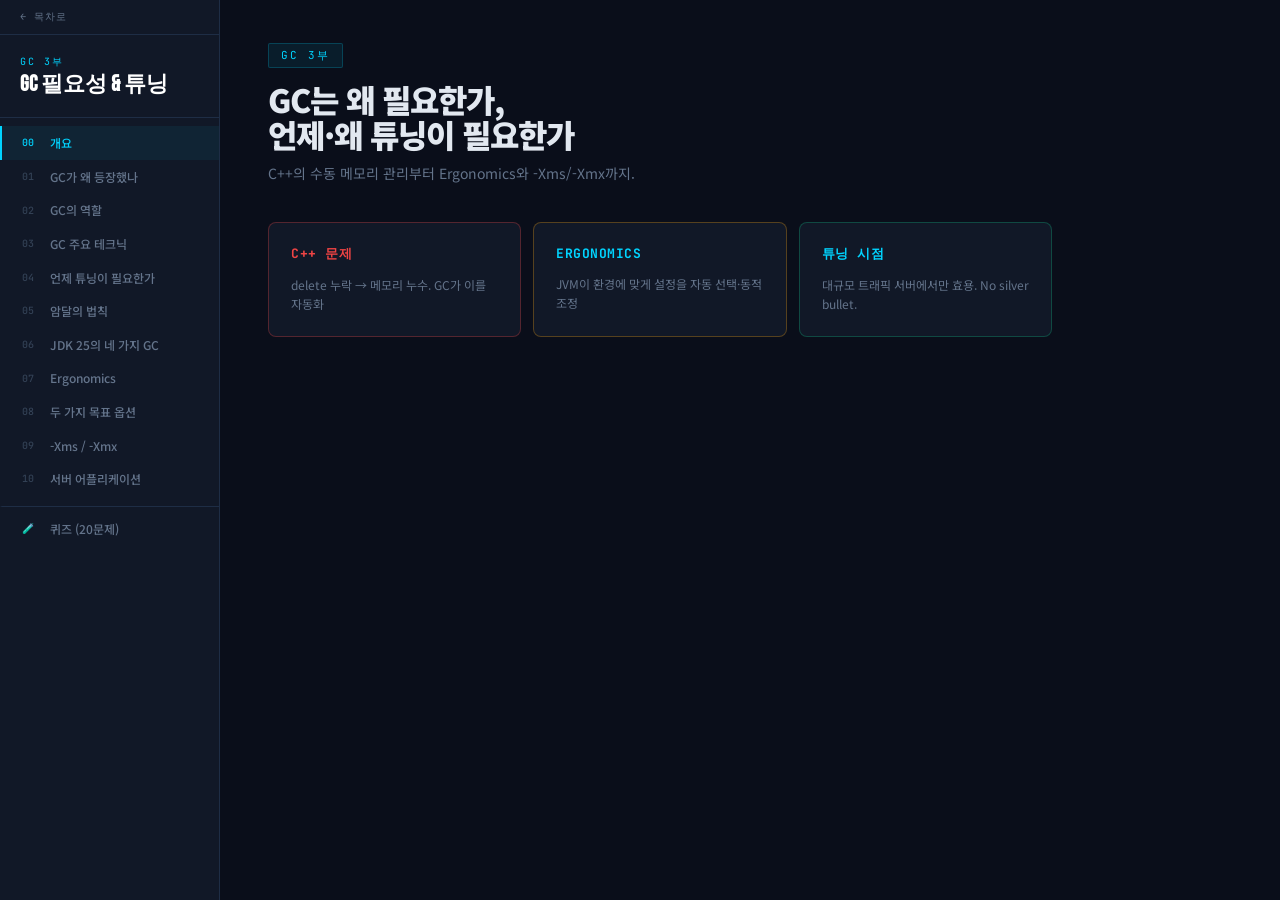
<file: part3.html>
<!DOCTYPE html>
<html lang="ko">
<head>
<meta charset="UTF-8">
<meta name="viewport" content="width=device-width, initial-scale=1.0">
<title>GC 3부 — GC 필요성 & 튜닝</title>
<link href="https://fonts.googleapis.com/css2?family=Noto+Sans+KR:wght@300;400;500;700;900&family=JetBrains+Mono:wght@400;700&family=Bebas+Neue&display=swap" rel="stylesheet">
<link rel="stylesheet" href="style.css">
</head>
<body>
<nav id="sidebar">
  <a class="nav-home" href="index.html">← 목차로</a>
  <div class="logo"><div class="tag">GC 3부</div><h1 style="font-family:var(--display);font-size:22px;color:#fff;margin-top:4px;">GC 필요성 & 튜닝</h1></div>
  <nav>
<div class="nav-item active" onclick="goTo('s0')"><span class="num">00</span> 개요</div>
<div class="nav-item" onclick="goTo('s1')"><span class="num">01</span> GC가 왜 등장했나</div>
<div class="nav-item" onclick="goTo('s2')"><span class="num">02</span> GC의 역할</div>
<div class="nav-item" onclick="goTo('s3')"><span class="num">03</span> GC 주요 테크닉</div>
<div class="nav-item" onclick="goTo('s4')"><span class="num">04</span> 언제 튜닝이 필요한가</div>
<div class="nav-item" onclick="goTo('s5')"><span class="num">05</span> 암달의 법칙</div>
<div class="nav-item" onclick="goTo('s6')"><span class="num">06</span> JDK 25의 네 가지 GC</div>
<div class="nav-item" onclick="goTo('s7')"><span class="num">07</span> Ergonomics</div>
<div class="nav-item" onclick="goTo('s8')"><span class="num">08</span> 두 가지 목표 옵션</div>
<div class="nav-item" onclick="goTo('s9')"><span class="num">09</span> -Xms / -Xmx</div>
<div class="nav-item" onclick="goTo('s10')"><span class="num">10</span> 서버 어플리케이션</div>
    <div class="nav-item" onclick="goTo('quiz')" style="margin-top:10px;border-top:1px solid var(--border);padding-top:14px;"><span class="num">🧪</span> 퀴즈 (20문제)</div>
  </nav>
</nav>
<main id="main">
<div class="section active" id="s0">
  <div class="section-header"><div class="chip">GC 3부</div><h2>GC는 왜 필요한가,<br>언제·왜 튜닝이 필요한가</h2><p>C++의 수동 메모리 관리부터 Ergonomics와 -Xms/-Xmx까지.</p></div>
  <div style="display:grid;grid-template-columns:1fr 1fr 1fr;gap:12px;">
    <div class="card" style="border-color:rgba(239,68,68,.3);"><h3 style="color:var(--danger);">C++ 문제</h3><p style="font-size:12px;color:var(--text-dim);line-height:1.6;">delete 누락 → 메모리 누수. GC가 이를 자동화</p></div>
    <div class="card" style="border-color:rgba(245,158,11,.3);"><h3>Ergonomics</h3><p style="font-size:12px;color:var(--text-dim);line-height:1.6;">JVM이 환경에 맞게 설정을 자동 선택·동적 조정</p></div>
    <div class="card" style="border-color:rgba(16,185,129,.3);"><h3>튜닝 시점</h3><p style="font-size:12px;color:var(--text-dim);line-height:1.6;">대규모 트래픽 서버에서만 효용. No silver bullet.</p></div>
  </div>
</div>
<div class="section" id="s1">
  <div class="section-header"><div class="chip">Chapter 01</div><h2>GC가 왜 등장했나</h2><p>C++의 수동 메모리 관리 고통.</p></div>
  <div style="display:grid;grid-template-columns:1fr 1fr;gap:14px;margin-bottom:16px;">
    <div class="card" style="border-color:rgba(239,68,68,.25);"><h3 style="color:var(--danger);">C++ 방식 (수동)</h3>
      <div class="code-block">void allocate() {
  int* p = new int(10);
  // ... 사용 ...
  delete p;  // 깜빡하면?
}</div>
      <p style="font-size:12px;color:var(--text-dim);">delete 누락 → 힙 객체 영원히 남음 = <strong style="color:var(--danger);">메모리 누수</strong></p></div>
    <div class="card" style="border-color:rgba(16,185,129,.25);"><h3 style="color:var(--accent3);">Java 방식 (GC)</h3>
      <div class="code-block">static void allocate() {
  Object obj = new Object();
  // ... 사용 ...
}  // GC가 나중에 수거</div>
      <p style="font-size:12px;color:var(--text-dim);">개발자는 해제 신경 안 씀. 단 <strong>GC 검사 비용</strong> 발생.</p></div>
  </div>
  <div class="info-box">GC 오버헤드: "이 객체가 살아 있나?"를 검사하는 비용. 이 오버헤드를 줄이는 것이 GC를 공부하는 이유.</div>
</div>
<div class="section" id="s2">
  <div class="section-header"><div class="chip">Chapter 02</div><h2>GC의 역할</h2><p>OS로부터 메모리 확보·반납까지 4가지 역할.</p></div>
  <div class="card"><h3>GC가 하는 일 4가지</h3>
    <div style="display:flex;flex-direction:column;gap:8px;">
      <div style="display:flex;gap:12px;padding:11px;background:var(--surface2);border-radius:4px;font-size:13px;"><span style="color:var(--accent);font-weight:700;font-family:var(--mono);font-size:11px;min-width:16px;">1</span><span>OS로부터 메모리 영역 확보 (필요할 때마다 점차 늘림)</span></div>
      <div style="display:flex;gap:12px;padding:11px;background:var(--surface2);border-radius:4px;font-size:13px;"><span style="color:var(--accent);font-weight:700;font-family:var(--mono);font-size:11px;min-width:16px;">2</span><span>확보된 영역 안에서 어플리케이션의 객체 생성을 받쳐줌 (미리 뭉텅이로 확보)</span></div>
      <div style="display:flex;gap:12px;padding:11px;background:var(--surface2);border-radius:4px;font-size:13px;"><span style="color:var(--accent);font-weight:700;font-family:var(--mono);font-size:11px;min-width:16px;">3</span><span>사용 안 되는 객체 회수 + 콤팩션 (연속된 free 공간 확보)</span></div>
      <div style="display:flex;gap:12px;padding:11px;background:var(--surface2);border-radius:4px;font-size:13px;"><span style="color:var(--accent);font-weight:700;font-family:var(--mono);font-size:11px;min-width:16px;">4</span><span>사용 안 하는 영역은 OS에 반납 (다른 프로세스가 쓸 수 있게)</span></div>
    </div></div>
</div>
<div class="section" id="s3">
  <div class="section-header"><div class="chip">Chapter 03</div><h2>GC 주요 테크닉</h2></div>
  <div class="card"><h3>3가지 핵심 테크닉</h3>
    <div style="display:flex;flex-direction:column;gap:10px;">
      <div style="border:1px solid rgba(0,212,255,.2);border-radius:6px;padding:14px 16px;">
        <div style="font-family:var(--mono);font-size:11px;color:var(--accent);margin-bottom:6px;">① 세대별 청소 (Generational Collection)</div>
        <p style="font-size:13px;color:var(--text-dim);">힙을 Young/Old로 나눔. 대부분 객체는 빨리 죽는다는 경험칙. 매번 전체 검사 대신 객체가 많이 죽는 Young에 집중.</p>
      </div>
      <div style="border:1px solid rgba(124,58,237,.2);border-radius:6px;padding:14px 16px;">
        <div style="font-family:var(--mono);font-size:11px;color:var(--accent2);margin-bottom:6px;">② 핫스팟 집중 (Focus on densely populated area)</div>
        <p style="font-size:13px;color:var(--text-dim);">객체가 많이 몰린 영역만 핀셋처럼 집어서 GC 수행. 전체 무차별 검사 대신 효율 좋은 곳만.</p>
      </div>
      <div style="border:1px solid rgba(16,185,129,.2);border-radius:6px;padding:14px 16px;">
        <div style="font-family:var(--mono);font-size:11px;color:var(--accent3);margin-bottom:6px;">③ 병렬화</div>
        <p style="font-size:13px;color:var(--text-dim);">GC 스레드를 여러 개 띄워 GC 자체를 빨리 끝내거나, 일부 GC 작업을 앱 코드와 동시 수행(Concurrent).</p>
      </div>
    </div></div>
</div>
<div class="section" id="s4">
  <div class="section-header"><div class="chip">Chapter 04</div><h2>언제 GC 튜닝이<br>필요한가</h2></div>
  <div class="card" style="margin-bottom:16px;"><h3>시스템 규모에 따른 판단</h3>
    <table class="data-table"><thead><tr><th>규모</th><th>판단</th></tr></thead>
    <tbody>
      <tr><td>토이/사내 저트래픽</td><td>디폴트로 충분. 억지로 튜닝하면 시간 낭비</td></tr>
      <tr><td class="highlight">대규모 백엔드 (MAU 수백만, TPS 1000+)</td><td>GC 선택·튜닝으로 큰 성능 향상 가능</td></tr>
    </tbody></table></div>
  <div class="info-box green">✓ 면접 포인트: <strong>"GC 튜닝은 언제나 필요하고 중요한가요?"</strong> → 아니다. 이런 균형 잡힌 애티튜드 자체가 중요한 신호.</div>
</div>
<div class="section" id="s5">
  <div class="section-header"><div class="chip">Chapter 05</div><h2>암달의 법칙</h2><p>GC가 순차 처리 부분이면 코어를 늘려도 전체 성능이 제한된다.</p></div>
  <div class="card" style="margin-bottom:16px;"><h3>암달의 법칙 (Amdahl's Law)</h3>
    <div class="info-box purple" style="margin-bottom:14px;"><strong>어떤 문제에서 병렬을 통한 성능 향상은 해당 문제의 순차적인 부분에 의해 제한된다.</strong></div>
    <div class="code-block">프로그램 전체:
[──────────병렬화 가능──────────][순차]
                                   ↑ 이 부분이 병목
병렬화 가능한 부분을 아무리 잘 쪼개도,
순차 영역 길이가 전체 성능 향상의 상한이 된다.</div></div>
  <div class="info-box">대규모 시스템에서는 GC 오버헤드를 조금만 줄여도 캐시·Redis 같은 다른 최적화 못지않게 큰 스루풋 향상. 이게 GC를 깊이 배우는 핵심 이유.</div>
</div>
<div class="section" id="s6">
  <div class="section-header"><div class="chip">Chapter 06</div><h2>JDK 25의<br>네 가지 GC</h2></div>
  <div class="card"><h3>GC 종류 비교</h3>
    <table class="data-table"><thead><tr><th>GC</th><th>특징</th><th>적합 시나리오</th></tr></thead>
    <tbody>
      <tr><td class="highlight">Serial GC</td><td>GC 스레드 1개, 단순</td><td>힙 &lt; 100MB, 싱글코어</td></tr>
      <tr><td class="highlight">Parallel GC</td><td>병렬 동작, STW 위주</td><td>스루풋(Throughput) 우선</td></tr>
      <tr><td class="highlight">G1 GC</td><td>병렬 + 동시 + Region 기반</td><td><strong>JDK 9~25 서버 클래스 디폴트</strong></td></tr>
      <tr><td class="highlight">ZGC</td><td>거의 100% Concurrent</td><td>초저지연 (1ms 미만 STW)</td></tr>
    </tbody></table>
    <div class="info-box" style="margin-top:12px;margin-bottom:0;">서버 클래스 기준: CPU ≥ 2코어 AND 물리 메모리 > 1792MB. 요즘 노트북/맥북은 무조건 만족 → 그냥 자바 띄우면 G1GC.</div></div>
</div>
<div class="section" id="s7">
  <div class="section-header"><div class="chip">Chapter 07</div><h2>Ergonomics</h2><p>JVM의 자동 최적화 메커니즘.</p></div>
  <div class="card" style="margin-bottom:16px;"><h3>Ergonomics의 두 역할</h3>
    <div style="display:grid;grid-template-columns:1fr 1fr;gap:12px;">
      <div style="border:1px solid rgba(0,212,255,.2);border-radius:6px;padding:14px;">
        <div style="font-family:var(--mono);font-size:11px;color:var(--accent);margin-bottom:8px;">① 디폴트 설정 선택</div>
        <p style="font-size:12px;color:var(--text-dim);line-height:1.7;">GC 종류 / 힙 사이즈 / GC 스레드 수 / JIT 컴파일러</p>
      </div>
      <div style="border:1px solid rgba(124,58,237,.2);border-radius:6px;padding:14px;">
        <div style="font-family:var(--mono);font-size:11px;color:var(--accent2);margin-bottom:8px;">② 실행 중 동적 조정</div>
        <p style="font-size:12px;color:var(--text-dim);line-height:1.7;">목표 옵션 기준으로 힙 사이즈와 GC 파라미터를 자동 조정</p>
      </div>
    </div></div>
  <div class="card"><h3>디폴트 힙 사이즈 (16GB RAM 예시)</h3>
    <table class="data-table"><thead><tr><th>옵션</th><th>디폴트</th><th>16GB 예시</th></tr></thead>
    <tbody>
      <tr><td class="highlight">InitialHeapSize (-Xms)</td><td>RAM / 64</td><td>250 MB</td></tr>
      <tr><td class="highlight">MaxHeapSize (-Xmx)</td><td>RAM / 4</td><td>4 GB</td></tr>
      <tr><td class="highlight">MinHeapSize</td><td>매우 작게</td><td>8 MB</td></tr>
    </tbody></table></div>
</div>
<div class="section" id="s8">
  <div class="section-header"><div class="chip">Chapter 08</div><h2>두 가지 목표 옵션</h2><p>Pause Time vs Throughput — 서로 반대 방향으로 움직인다.</p></div>
  <div style="display:grid;grid-template-columns:1fr 1fr;gap:14px;margin-bottom:16px;">
    <div class="card" style="border-color:rgba(0,212,255,.25);"><h3>① MaxGCPauseMillis</h3>
      <div class="code-block" style="margin-bottom:10px;">-XX:MaxGCPauseMillis=500</div>
      <p style="font-size:12px;color:var(--text-dim);line-height:1.7;">STW 시간 상한 목표. 초과 시 힙 <strong style="color:var(--accent);">↓</strong> (객체 수 ↓ → 1회 GC 시간 ↓)</p></div>
    <div class="card" style="border-color:rgba(16,185,129,.25);"><h3 style="color:var(--accent3);">② GCTimeRatio</h3>
      <div class="code-block" style="margin-bottom:10px;">-XX:GCTimeRatio=99  → GC 1%</div>
      <p style="font-size:12px;color:var(--text-dim);line-height:1.7;">스루풋 목표. 비율 = 1/(1+N). 미달 시 힙 <strong style="color:var(--accent3);">↑</strong> (GC 빈도 ↓ → 앱 시간 비율 ↑)</p></div>
  </div>
  <div class="info-box yellow">⚠️ <strong>핵심 함정</strong>: 10초짜리 GC를 반으로 나눠 5초씩 두 번 해도 합이 10초가 아님. GC 한 번마다 고정 비용(STW 진입/종료, 루트 스캔, 동기화 등) 때문에 7초씩 두 번 = 14초. 빈도가 늘면 누적 GC 시간이 늘어난다.</div>
</div>
<div class="section" id="s9">
  <div class="section-header"><div class="chip">Chapter 09</div><h2>-Xms / -Xmx</h2><p>초기 힙과 최대 힙 설정. Reserve와 Commit의 차이.</p></div>
  <div class="card" style="margin-bottom:16px;"><h3>Reserve vs Commit</h3>
    <table class="data-table"><thead><tr><th></th><th>의미</th><th>RAM 관계</th></tr></thead>
    <tbody>
      <tr><td class="highlight">Reserve (예약)</td><td>가상 주소 공간을 연속된 영역으로 찜</td><td>무관 — RAM 할당 X</td></tr>
      <tr><td class="highlight">Commit (커밋)</td><td>그 영역에 읽기/쓰기 자격 부여</td><td>매핑 가능 상태 (즉시 할당은 X)</td></tr>
      <tr><td class="highlight">실제 RAM 매핑</td><td>데이터 읽고/쓸 때 페이지 폴트 시점</td><td>이때 처음 프레임 단위로 할당</td></tr>
    </tbody></table></div>
</div>
<div class="section" id="s10">
  <div class="section-header"><div class="chip">Chapter 10</div><h2>서버 어플리케이션의<br>반전 — -Xms = -Xmx</h2></div>
  <div class="card" style="margin-bottom:16px;"><h3>백엔드 서버 가이드라인</h3>
    <div class="code-block">java -Xms4g -Xmx4g -jar app.jar</div>
    <div class="info-box green" style="margin-top:12px;margin-bottom:0;">백엔드 서버는 항상 -Xms와 -Xmx를 <strong>같은 값</strong>으로 설정한다.</div></div>
  <div class="card"><h3>왜 같게 잡나? (면접 포인트)</h3>
    <table class="data-table"><thead><tr><th>이유</th><th>설명</th></tr></thead>
    <tbody>
      <tr><td class="highlight">자원 데디케이션</td><td>서버 머신의 메모리를 JVM이 거의 다 쓴다. 다른 프로세스와 나눠 쓸 일 없음</td></tr>
      <tr><td class="highlight">운영 예측성</td><td>힙이 늘었다 줄었다 하면 실제 힙 사이즈 예측이 어렵다</td></tr>
      <tr><td class="highlight">GC Pause Time 감소</td><td>확장/축소 자체도 JVM이 CPU를 쓰는 일. 같게 두면 이 비용 사라짐</td></tr>
      <tr><td class="highlight">OOM 예방</td><td>나중에 추가 commit하다 OS가 거절할 위험 제거</td></tr>
    </tbody></table>
    <div class="info-box yellow" style="margin-top:12px;margin-bottom:0;">결과적으로 Ergonomics의 동적 조정이 사실상 무력화됨. 백엔드 개발자는 개념만 잡고, 실전에서는 -Xms = -Xmx 잘 잡는 것이 80%.</div></div>
</div>
<div id="quiz-section" style="display:none;">
  <div class="section-header"><div class="chip">퀴즈</div><h2>실력 확인 — 20문제</h2><p>3부 핵심 개념 점검.</p></div>
  <div id="quizMain">
    <div class="quiz-progress-bar"><div class="quiz-progress-fill" id="qProgressFill" style="width:0%"></div></div>
    <div class="quiz-q-count" id="qCount">1 / 20</div>
    <div class="quiz-question" id="qText"></div>
    <div class="quiz-options" id="qOptions"></div>
    <div class="quiz-explanation" id="qExplanation"></div>
    <button class="btn btn-primary" id="qNextBtn" style="display:none;" onclick="quizNext()">다음 문제 →</button>
  </div>
  <div class="quiz-result" id="quizResult">
    <div class="score-num" id="quizScore"></div>
    <p id="quizComment"></p>
    <button class="btn btn-ghost" style="margin-top:24px;" onclick="quizRestart()">다시 풀기</button>
  </div>
</div>
</main>
<script>
const questions = [{"q": "GC가 등장한 근본적인 이유는?", "opts": ["CPU 성능 향상", "C/C++의 수동 메모리 해제 부담과 누수 문제 해결", "네트워크 성능 향상", "멀티스레딩 지원"], "ans": 1, "exp": "C/C++에서 <strong>delete 누락으로 인한 메모리 누수</strong>가 개발의 큰 부담이었다. Java의 GC는 이를 자동화하지만 그 자체가 런타임 오버헤드를 발생시킨다."}, {"q": "GC가 하는 일 4가지에 해당하지 않는 것은?", "opts": ["OS로부터 메모리 영역 확보", "객체 생성마다 OS에 메모리 요청", "사용 안 되는 객체 회수 + 콤팩션", "사용 안 하는 영역 OS에 반납"], "ans": 1, "exp": "GC는 <strong>미리 뭉텅이로 확보</strong>해두고 어플리케이션이 그 안에서 할당하는 구조. 객체 생성마다 OS에 요청하는 것이 아니다."}, {"q": "GC 튜닝이 반드시 필요한 상황은?", "opts": ["모든 자바 어플리케이션", "토이 프로젝트", "대규모 트래픽 처리 서버 (MAU 수백만, TPS 1000+)", "로컬 개발 환경"], "ans": 2, "exp": "<strong>No silver bullet</strong>. 소규모/사내 시스템은 디폴트로 충분하다. GC 튜닝의 효용은 대규모 트래픽이 들어오는 서버에서만 크게 나타난다."}, {"q": "암달의 법칙(Amdahl's Law)이 GC와 관련된 이유는?", "opts": ["GC가 병렬화 가능한 부분이기 때문", "GC(순차 처리 부분)가 병목이 되면 코어를 늘려도 전체 성능이 제한되기 때문", "GC는 항상 순차적이어서 빠르기 때문", "암달의 법칙은 GC와 무관"], "ans": 1, "exp": "GC가 순차적(STW)이면 프로세서를 아무리 늘려도 GC 시간이 전체 성능의 상한이 된다. 대규모 시스템에서 GC 비율이 작더라도 <strong>코어 수가 많아질수록 GC가 병목</strong>이 된다."}, {"q": "JDK 9~25에서 서버 클래스 머신의 디폴트 GC는?", "opts": ["Serial GC", "Parallel GC", "G1 GC", "ZGC"], "ans": 2, "exp": "JDK 5~8까지는 Parallel GC가 서버 클래스 디폴트였으나, <strong>JDK 9부터는 G1 GC</strong>가 디폴트가 되었다."}, {"q": "서버 클래스 머신 판정 기준은?", "opts": ["CPU 코어 ≥ 4 AND RAM ≥ 4GB", "CPU 코어 ≥ 2 AND RAM ≥ 1792MB", "64비트 OS", "네트워크 카드 존재"], "ans": 1, "exp": "<strong>CPU 코어 ≥ 2 AND 물리 메모리 > 1792MB</strong>. 이 조건을 만족하면 서버 클래스 → G1GC 디폴트. 요즘 노트북/맥북은 무조건 서버 클래스."}, {"q": "Ergonomics가 하는 두 가지 역할은?", "opts": ["GC 수행 + 메모리 해제", "디폴트 설정 선택 + 실행 중 동적 조정", "힙 크기 고정 + 스레드 수 고정", "JIT 컴파일 + 클래스 로딩"], "ans": 1, "exp": "Ergonomics는 ① <strong>디폴트 설정 선택</strong>(GC 종류, 힙 사이즈, GC 스레드 수, JIT 컴파일러)과 ② <strong>실행 중 동적 조정</strong>(목표 옵션에 따라 힙 사이즈·GC 파라미터 자동 조정)을 한다."}, {"q": "디폴트 힙 사이즈 공식(16GB RAM 기준)은?", "opts": ["Initial: 1GB, Max: 4GB", "Initial: RAM/64 = 250MB, Max: RAM/4 = 4GB", "Initial: RAM/4 = 4GB, Max: RAM = 16GB", "Initial: 512MB, Max: 8GB"], "ans": 1, "exp": "<strong>InitialHeapSize = RAM / 64</strong> (예: 16GB → 250MB), <strong>MaxHeapSize = RAM / 4</strong> (예: 16GB → 4GB)."}, {"q": "MaxGCPauseMillis 옵션의 역할은?", "opts": ["GC가 발생하는 최대 횟수 제한", "GC로 인한 STW 시간의 상한 목표", "힙 최대 크기 설정", "GC 스레드 수 제한"], "ans": 1, "exp": "<strong>-XX:MaxGCPauseMillis=N</strong>: GC로 인한 Stop-the-World 시간의 상한 목표. 디폴트는 no limit. 목표 초과 시 JVM이 힙 사이즈를 줄인다."}, {"q": "GCTimeRatio=99의 의미는?", "opts": ["GC가 전체 시간의 99%를 차지", "앱이 전체 시간의 99%(GC 1%)를 차지하도록 목표", "GC를 99번 수행", "힙이 99MB"], "ans": 1, "exp": "GC Time Ratio = 1/(1+N). GCTimeRatio=99 → 1/(1+99) = <strong>1% GC, 99% 어플리케이션</strong> 시간 목표. 스루풋 99% 목표."}, {"q": "Pause Time 목표 초과 시 Ergonomics의 대응은?", "opts": ["힙 크기를 늘린다", "힙 크기를 줄인다", "GC 스레드를 늘린다", "아무것도 하지 않는다"], "ans": 1, "exp": "<strong>힙을 줄인다</strong> → 검사할 객체 수 ↓ → GC 한 번 끝나는 시간 ↓ → Pause Time ↓. 반대로 Throughput 목표 미달 시에는 힙을 늘린다."}, {"q": "Throughput과 Pause Time 목표의 트레이드오프는?", "opts": ["둘 다 힙을 늘려야 달성", "Throughput 향상은 힙↑(GC 빈도↓), Pause Time 단축은 힙↓(1회 GC짧음)", "둘 다 GC 스레드를 늘려야 달성", "서로 트레이드오프 없음"], "ans": 1, "exp": "<strong>힙 크기와 정반대 방향</strong>으로 움직인다. Throughput → 힙 ↑ (GC 빈도 ↓, 1회 STW ↑). Pause Time → 힙 ↓ (GC 빈도 ↑, 1회 STW ↓)."}, {"q": "Minimum Footprint 목표가 작동하는 조건은?", "opts": ["힙이 꽉 찼을 때", "Throughput과 Pause Time 두 목표가 모두 충족되는 동안", "GC 횟수가 1000번을 넘었을 때", "JVM 시작 시 항상"], "ans": 1, "exp": "두 목표가 <strong>모두 충족</strong>되는 상황에서 JVM은 힙 사이즈를 조금씩 줄여 나간다. 줄이다 보면 Throughput Goal이 먼저 깨진다(힙 작아짐 → GC 빈번 → 누적 GC 시간↑)."}, {"q": "백엔드 서버에서 -Xms = -Xmx로 설정하는 이유가 아닌 것은?", "opts": ["서버 머신 메모리를 JVM이 데디케이트하여 사용", "운영 예측성 향상", "Ergonomics의 동적 조정을 최대 활용하기 위해", "확장/축소 비용 제거"], "ans": 2, "exp": "오히려 <strong>-Xms = -Xmx는 Ergonomics의 동적 조정을 무력화</strong>한다. 백엔드 서버는 힙을 고정시켜 조정 비용을 없애고, 예측 가능한 성능을 얻기 위해 이렇게 설정한다."}, {"q": "GCTimeRatio를 설정하는 올바른 방법은?", "opts": ["GC 비율 = GCTimeRatio / 100", "GC 비율 = 1 / (1 + GCTimeRatio)", "GC 비율 = GCTimeRatio", "GC 비율 = (1 + GCTimeRatio) / 100"], "ans": 1, "exp": "<strong>GC 비율 = 1 / (1 + N)</strong>. GCTimeRatio=19 → 1/20 = 5% GC, 95% 앱 실행. GCTimeRatio=9 → 1/10 = 10% GC."}, {"q": "GC가 하는 일 중 'OS에 반납'이 중요한 이유는?", "opts": ["반납하면 힙이 초기화됨", "JVM이 점유한 RAM을 다른 프로세스가 사용할 수 있게", "반납하면 GC가 빨라짐", "OS 명령이라 반드시 해야 함"], "ans": 1, "exp": "JVM이 점유한 메모리는 RAM에서 차지한다. 안 쓰는 영역을 계속 들고 있으면 <strong>같은 머신의 다른 프로세스가 못 쓰게 되는 민폐</strong>. uncommit하면 OS가 다른 프로세스에 재할당 가능."}, {"q": "Serial GC가 적합한 환경은?", "opts": ["32코어 서버", "4GB 힙 대용량 배치", "힙 100MB 이하 소규모 어플리케이션 or 싱글 코어", "초고트래픽 웹서버"], "ans": 2, "exp": "<strong>싱글 코어 환경</strong>(라즈베리파이 등)이나 <strong>힙 100MB 이하</strong> 소규모 환경. 힙이 작으면 병렬 동기화 오버헤드가 병렬화 이득을 잡아먹어 Serial이 오히려 유리."}, {"q": "ZGC의 핵심 특징은?", "opts": ["싱글 스레드로 안정적 수행", "힙 크기와 무관하게 1ms 미만 STW 보장", "최고 스루풋", "Generational 방식을 사용하지 않음"], "ans": 1, "exp": "<strong>힙이 수백MB든 16TB든 STW는 항상 1ms 미만</strong>. 거의 100% Concurrent 동작. 단, 스루풋은 살짝 손해. 금융·게임 등 초저지연 서비스에 적합."}, {"q": "GC 오버헤드의 두 가지 의미는?", "opts": ["메모리 낭비 + CPU 낭비", "C++ vs Java 비교 시 GC가 메모리 관리에 추가하는 비용 / Serial vs Parallel 비교 시 병렬 동기화 비용", "힙 크기 + 스레드 수", "STW 시간 + GC 횟수"], "ans": 1, "exp": "① C/C++ vs Java: GC가 메모리 관리를 위해 추가로 소비하는 모든 비용(검사·수거). ② Serial vs Parallel GC: 병렬 GC가 단일 스레드 GC 대비 추가로 발생시키는 비용(동기화 등)."}, {"q": "GC 튜닝 실전 순서로 올바른 것은?", "opts": ["Pause Time → Throughput → 하드웨어 증설", "GCTimeRatio로 스루풋 목표 → -Xmx 조정 → MaxGCPauseMillis 조정", "MaxGCPauseMillis → GCTimeRatio → -Xms", "힙 최대화 → GC 비활성화 → 모니터링"], "ans": 1, "exp": "① GCTimeRatio로 스루풋 목표 설정 → 미달 시 ② -Xmx를 RAM에 가깝게 올림 → 여전히 미달이면 ③ 하드웨어 부족(스케일업). Throughput 달성 후 ④ MaxGCPauseMillis로 Pause Time 조정."}];

let qIdx=0,score=0,answered=false;
function goTo(id){
  document.querySelectorAll('.section').forEach(s=>s.classList.remove('active'));
  document.querySelectorAll('.nav-item').forEach(n=>n.classList.remove('active'));
  const qs=document.getElementById('quiz-section');
  if(id==='quiz'){
    document.querySelectorAll('.section').forEach(s=>s.style.display='none');
    qs.style.display='block'; quizStart();
  } else {
    qs.style.display='none';
    document.querySelectorAll('.section').forEach(s=>s.style.display='');
    const t=document.getElementById(id); if(t)t.classList.add('active');
  }
  document.querySelectorAll('.nav-item').forEach(n=>{
    if((id==='quiz'&&n.textContent.includes('퀴즈'))||n.getAttribute('onclick')?.includes(id))n.classList.add('active');
  });
}
function quizStart(){qIdx=0;score=0;answered=false;document.getElementById('quizMain').style.display='block';document.getElementById('quizResult').classList.remove('show');renderQ();}
function renderQ(){
  answered=false;
  const q=questions[qIdx];
  document.getElementById('qCount').textContent=`${qIdx+1} / ${questions.length}`;
  document.getElementById('qProgressFill').style.width=`${(qIdx/questions.length)*100}%`;
  document.getElementById('qText').textContent=q.q;
  document.getElementById('qExplanation').className='quiz-explanation';
  document.getElementById('qNextBtn').style.display='none';
  const keys=['A','B','C','D'];
  const c=document.getElementById('qOptions');c.innerHTML='';
  q.opts.forEach((opt,i)=>{
    const b=document.createElement('button');b.className='quiz-opt';
    b.innerHTML=`<span class="opt-key">${keys[i]}</span>${opt}`;
    b.onclick=()=>selectAnswer(i);c.appendChild(b);
  });
}
function selectAnswer(i){
  if(answered)return;answered=true;
  const q=questions[qIdx];
  const btns=document.querySelectorAll('.quiz-opt');
  btns.forEach(b=>b.disabled=true);
  if(i===q.ans){btns[i].classList.add('correct');score++;}
  else{btns[i].classList.add('wrong');btns[q.ans].classList.add('correct');}
  const exp=document.getElementById('qExplanation');exp.innerHTML=q.exp;exp.classList.add('show');
  document.getElementById('qNextBtn').style.display='inline-block';
  document.getElementById('qNextBtn').textContent=qIdx<questions.length-1?'다음 문제 →':'결과 보기 →';
}
function quizNext(){qIdx++;if(qIdx>=questions.length)showResult();else renderQ();}
function showResult(){
  document.getElementById('quizMain').style.display='none';
  const pct=Math.round((score/questions.length)*100);
  document.getElementById('quizScore').textContent=`${score} / ${questions.length}`;
  let c='';
  if(pct>=90)c='완벽합니다 🎉 다음 파트로!';
  else if(pct>=70)c='잘 하셨어요 👍 틀린 챕터를 복습해보세요.';
  else if(pct>=50)c='절반 통과 ✨ 핵심 챕터를 한 번 더 읽어보세요.';
  else c='복습이 필요해요 📖 처음부터 다시 읽어보세요.';
  document.getElementById('quizComment').textContent=`${pct}% 정답률 — ${c}`;
  document.getElementById('quizResult').classList.add('show');
}
function quizRestart(){quizStart();}

</script>
</body>
</html>
</file>
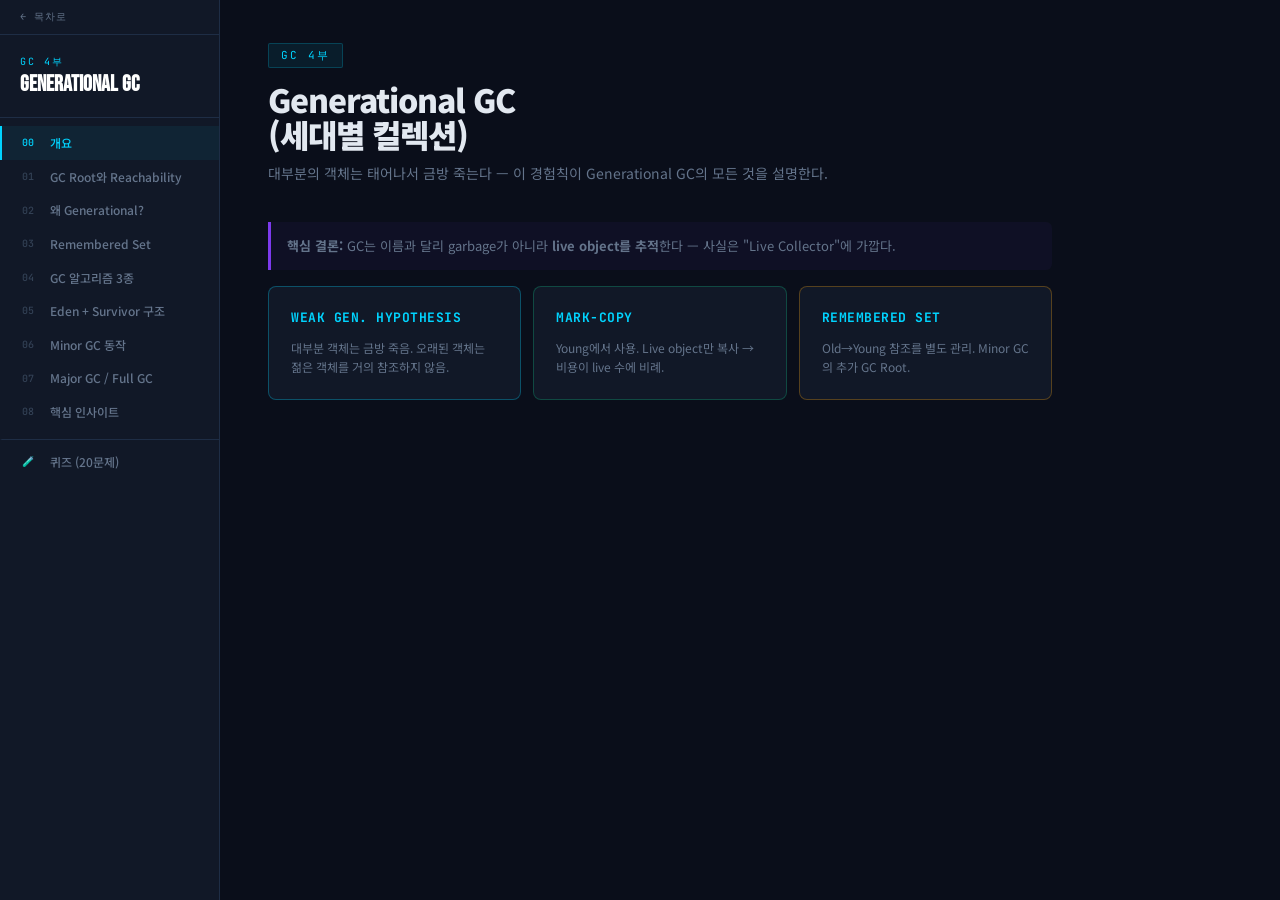
<file: part4.html>
<!DOCTYPE html>
<html lang="ko">
<head>
<meta charset="UTF-8">
<meta name="viewport" content="width=device-width, initial-scale=1.0">
<title>GC 4부 — Generational GC</title>
<link href="https://fonts.googleapis.com/css2?family=Noto+Sans+KR:wght@300;400;500;700;900&family=JetBrains+Mono:wght@400;700&family=Bebas+Neue&display=swap" rel="stylesheet">
<link rel="stylesheet" href="style.css">
</head>
<body>
<nav id="sidebar">
  <a class="nav-home" href="index.html">← 목차로</a>
  <div class="logo"><div class="tag">GC 4부</div><h1 style="font-family:var(--display);font-size:22px;color:#fff;margin-top:4px;">Generational GC</h1></div>
  <nav>
<div class="nav-item active" onclick="goTo('s0')"><span class="num">00</span> 개요</div>
<div class="nav-item" onclick="goTo('s1')"><span class="num">01</span> GC Root와 Reachability</div>
<div class="nav-item" onclick="goTo('s2')"><span class="num">02</span> 왜 Generational?</div>
<div class="nav-item" onclick="goTo('s3')"><span class="num">03</span> Remembered Set</div>
<div class="nav-item" onclick="goTo('s4')"><span class="num">04</span> GC 알고리즘 3종</div>
<div class="nav-item" onclick="goTo('s5')"><span class="num">05</span> Eden + Survivor 구조</div>
<div class="nav-item" onclick="goTo('s6')"><span class="num">06</span> Minor GC 동작</div>
<div class="nav-item" onclick="goTo('s7')"><span class="num">07</span> Major GC / Full GC</div>
<div class="nav-item" onclick="goTo('s8')"><span class="num">08</span> 핵심 인사이트</div>
    <div class="nav-item" onclick="goTo('quiz')" style="margin-top:10px;border-top:1px solid var(--border);padding-top:14px;"><span class="num">🧪</span> 퀴즈 (20문제)</div>
  </nav>
</nav>
<main id="main">
<div class="section active" id="s0">
  <div class="section-header"><div class="chip">GC 4부</div><h2>Generational GC<br>(세대별 컬렉션)</h2><p>대부분의 객체는 태어나서 금방 죽는다 — 이 경험칙이 Generational GC의 모든 것을 설명한다.</p></div>
  <div class="info-box purple"><strong>핵심 결론:</strong> GC는 이름과 달리 garbage가 아니라 <strong>live object를 추적</strong>한다 — 사실은 "Live Collector"에 가깝다.</div>
  <div style="display:grid;grid-template-columns:1fr 1fr 1fr;gap:12px;margin-top:16px;">
    <div class="card" style="border-color:rgba(0,212,255,.3);"><h3>Weak Gen. Hypothesis</h3><p style="font-size:12px;color:var(--text-dim);line-height:1.6;">대부분 객체는 금방 죽음. 오래된 객체는 젊은 객체를 거의 참조하지 않음.</p></div>
    <div class="card" style="border-color:rgba(16,185,129,.3);"><h3>Mark-Copy</h3><p style="font-size:12px;color:var(--text-dim);line-height:1.6;">Young에서 사용. Live object만 복사 → 비용이 live 수에 비례.</p></div>
    <div class="card" style="border-color:rgba(245,158,11,.3);"><h3>Remembered Set</h3><p style="font-size:12px;color:var(--text-dim);line-height:1.6;">Old→Young 참조를 별도 관리. Minor GC의 추가 GC Root.</p></div>
  </div>
</div>
<div class="section" id="s1">
  <div class="section-header"><div class="chip">Chapter 01</div><h2>GC Root와<br>Reachability</h2></div>
  <div class="card" style="margin-bottom:16px;"><h3>Reachability = Garbage 판정 기준</h3>
    <div class="info-box" style="margin-bottom:12px;"><strong>객체가 un-reachable ⟹ Garbage</strong><br>"어디서부터" un-reachable인가? → GC Root에서부터</div>
    <table class="data-table"><thead><tr><th>GC Root 종류</th><th>설명</th><th>중요도</th></tr></thead>
    <tbody>
      <tr><td class="highlight">Thread Stack</td><td>모든 active 스레드의 스택 (지역 변수, 매개 변수)</td><td><span class="tag-green">핵심</span></td></tr>
      <tr><td class="highlight">Thread 객체</td><td>java.lang.Thread 객체, ThreadLocal/Runnable 참조</td><td><span class="tag-green">핵심</span></td></tr>
      <tr><td class="highlight">Class Loader</td><td>로딩된 클래스가 참조 (특히 static 변수)</td><td><span class="tag-green">핵심</span></td></tr>
      <tr><td>JNI 참조</td><td>네이티브 코드에서 참조하는 객체</td><td>참고</td></tr>
    </tbody></table></div>
  <div class="info-box green">GC Root는 JVM Heap 밖의 Native Memory에 관리된다. Live 객체를 찾기 위한 출발점.</div>
</div>
<div class="section" id="s2">
  <div class="section-header"><div class="chip">Chapter 02</div><h2>왜 Generational인가</h2><p>통짜 힙의 한계와 공간 분리 해결책.</p></div>
  <div class="card" style="margin-bottom:16px;"><h3>Weak Generational Hypothesis</h3>
    <div class="code-block">객체 수
  ↑ ▲
  │ █
  │ █▓
  │ █▓░
  │ █▓░░ ...  ▲ (오래 살아남은 객체)
  └──────────────────→ 라이프타임
     대부분 여기서 죽음     일부는 끝까지 산다</div>
    <div class="info-box purple" style="margin-bottom:0;"><strong>"대부분의 객체는 태어나서 금방 죽는다"</strong> — GC의 핵심 동작 원리</div></div>
  <div class="card"><h3>공간 분리 해결책</h3>
    <div class="code-block">┌──────────────┬──────────────────┐
│   Young Gen  │    Old Gen       │
└──────────────┴──────────────────┘</div>
    <p style="font-size:13px;color:var(--text-dim);">Young과 Old를 물리적으로 분리 → young만 컬렉팅 시 old는 건들지 않음 → 주소만 봐도 young/old 구분 가능.</p></div>
</div>
<div class="section" id="s3">
  <div class="section-header"><div class="chip">Chapter 03</div><h2>Remembered Set</h2><p>Old → Young 참조를 별도로 관리하는 이유.</p></div>
  <div class="card" style="margin-bottom:16px;"><h3>문제 상황</h3>
    <div class="code-block">[Old object] ───참조───→ [Young object]

Young만 컬렉팅 시 GC Root에서 Old 객체로 가지 않으므로,
Old가 참조하는 Young 객체를 놓침 → garbage 오판!</div></div>
  <div class="card"><h3>Remembered Set 정의</h3>
    <table class="data-table"><thead><tr><th>항목</th><th>내용</th></tr></thead>
    <tbody>
      <tr><td class="highlight">무엇을 저장</td><td>Young 객체를 참조하고 있는 <strong>Old 객체의 주소</strong></td></tr>
      <tr><td class="highlight">동작 시점</td><td>Minor GC 때만 사용</td></tr>
      <tr><td class="highlight">역할</td><td>Minor GC 때 추가적인 <strong>GC Root 역할</strong></td></tr>
    </tbody></table>
    <div class="info-box" style="margin-top:12px;margin-bottom:0;">💡 면접 포인트: "리멤버드 셋은 마이너 GC에서 GC Root 역할을 한다"</div></div>
</div>
<div class="section" id="s4">
  <div class="section-header"><div class="chip">Chapter 04</div><h2>GC 알고리즘 3종</h2></div>
  <div class="card" style="margin-bottom:14px;"><h3>① Mark-Sweep — 단순하지만 단편화</h3>
    <div class="code-block">처리 전: [live][free][live][free][free][live]
처리 후: [live][    ][live][         ][live]
  ↑ 총 free 공간은 있어도 연속 공간이 없어 큰 객체 할당 실패</div></div>
  <div class="card" style="margin-bottom:14px;"><h3>② Mark-Sweep-Compact — 압축 추가, 비용 높음</h3>
    <div class="code-block">4단계 (Linear Scan 3회):
1. Mark: GC Root부터 live object 마킹
2. Compute: live 객체의 새 주소 계산 → 헤더에 Forwarding Address
3. Update: 모든 참조를 새 주소로 갱신
4. Copy: 실제 객체 이동
비용: 힙 크기 + 전체 객체 수에 비례 (비싸다)</div></div>
  <div class="card" style="border-color:rgba(16,185,129,.3);"><h3 style="color:var(--accent3);">③ Mark-Copy ★ 가장 중요 (Young에서 사용)</h3>
    <div class="code-block">빈 공간을 따로 잡아두고, GC Root에서 따라가며 live만 복사

[현재 영역 꽉참]   →   [빈 공간(예약)]
[A][G][B][G][C]         [         ]
                ↓ 복사 후
[free 영역    ]         [A][B][C]</div>
    <div class="info-box green" style="margin-bottom:0;">비용이 <strong>live object 수에 비례</strong>. 대부분 객체가 죽으면 live가 적음 → Mark-Copy가 Young에 잘 맞는다.</div></div>
</div>
<div class="section" id="s5">
  <div class="section-header"><div class="chip">Chapter 05</div><h2>Eden + Survivor 0/1<br>최종 구조</h2></div>
  <div class="card" style="margin-bottom:16px;"><h3>왜 Survivor가 두 개인가?</h3>
    <p style="font-size:13px;color:var(--text-dim);margin-bottom:12px;">Mark-Copy는 빈 공간이 필수. 다음 Minor GC에서도 Mark-Copy를 쓰려면 복사 대상 공간이 필요하다.</p>
    <div class="code-block">Eden(생성용) + Survivor 0(현재 사용) + Survivor 1(다음 카피 대상)
                    → 항상 하나는 비어있어야 한다</div></div>
  <div class="card"><h3>영역 구조와 디폴트 비율</h3>
    <div class="code-block">┌───────────────────────────────────┬──────────────────┐
│          Young Generation         │  Old Generation  │
│ ┌──────────────┬───────┬───────┐ │                  │
│ │     Eden     │  S0   │  S1   │ │        2         │
│ │      8       │   1   │   1   │ │                  │
│ └──────────────┴───────┴───────┘ │                  │
└───────────────────────────────────┴──────────────────┘
Young : Old = 1 : 2  /  Eden : S0 : S1 = 8 : 1 : 1</div>
    <div class="info-box" style="margin-top:12px;margin-bottom:0;">Survivor가 저렇게 작은 것 자체가 '대부분 객체가 금방 죽는다'는 가설을 디폴트 값이 반영하는 증거.</div></div>
</div>
<div class="section" id="s6">
  <div class="section-header"><div class="chip">Chapter 06</div><h2>Minor GC 동작</h2><p>Mark-Copy + Forwarding Address.</p></div>
  <div class="card"><h3>Minor GC 시나리오</h3>
    <div style="display:flex;flex-direction:column;gap:6px;">
      <div style="display:flex;gap:12px;padding:11px;background:var(--surface2);border-radius:4px;font-size:13px;align-items:flex-start;"><span style="color:var(--accent);font-family:var(--mono);font-size:11px;font-weight:700;min-width:16px;">1</span><span><strong>트리거:</strong> Eden이 가득 차서 새 객체 할당 불가</span></div>
      <div style="display:flex;gap:12px;padding:11px;background:var(--surface2);border-radius:4px;font-size:13px;align-items:flex-start;"><span style="color:var(--accent);font-family:var(--mono);font-size:11px;font-weight:700;min-width:16px;">2</span><span><strong>GC Root 탐색:</strong> GC Root + Remembered Set에 등록된 Old 객체에서 출발</span></div>
      <div style="display:flex;gap:12px;padding:11px;background:var(--surface2);border-radius:4px;font-size:13px;align-items:flex-start;"><span style="color:var(--accent);font-family:var(--mono);font-size:11px;font-weight:700;min-width:16px;">3</span><span><strong>Live 객체 복사:</strong> S0(빈 Survivor)로 복사. 원래 위치 헤더에 Forwarding Address 기록</span></div>
      <div style="display:flex;gap:12px;padding:11px;background:var(--surface2);border-radius:4px;font-size:13px;align-items:flex-start;"><span style="color:var(--accent);font-family:var(--mono);font-size:11px;font-weight:700;min-width:16px;">4</span><span><strong>Age 임계치 도달:</strong> S0가 아닌 Old로 Promotion. Old → Young 참조면 Remembered Set 등록</span></div>
      <div style="display:flex;gap:12px;padding:11px;background:var(--surface2);border-radius:4px;font-size:13px;align-items:flex-start;"><span style="color:var(--accent);font-family:var(--mono);font-size:11px;font-weight:700;min-width:16px;">5</span><span><strong>완료:</strong> Eden + S1(이전 Survivor) 전부 free 처리. 다음 Minor GC에서 역할 스왑</span></div>
    </div></div>
</div>
<div class="section" id="s7">
  <div class="section-header"><div class="chip">Chapter 07</div><h2>Major GC / Full GC</h2><p>왜 Full GC가 느린가.</p></div>
  <div class="card" style="margin-bottom:16px;"><h3>Full GC 트리거 조건</h3>
    <table class="data-table"><thead><tr><th>트리거</th><th>설명</th></tr></thead>
    <tbody>
      <tr><td class="highlight">Young GC 직전 휴리스틱</td><td>평소 promotion 양을 보고 Old에 공간 부족 예상 → Full GC</td></tr>
      <tr><td class="highlight">Promotion 실패</td><td>Minor GC 중 Old에 공간 없음 → Full GC</td></tr>
      <tr><td class="highlight">Huge object 할당 실패</td><td>큰 객체는 Old에 바로 할당, 공간 없으면 Full GC</td></tr>
    </tbody></table></div>
  <div class="card"><h3>Minor GC vs Full GC 비교</h3>
    <table class="data-table"><thead><tr><th>요인</th><th>Minor GC</th><th>Full GC</th></tr></thead>
    <tbody>
      <tr><td>대상 공간</td><td>Young만</td><td class="highlight">전체 힙</td></tr>
      <tr><td>객체 수</td><td>적음 (대부분 죽음)</td><td class="highlight">많음 (Old에 누적)</td></tr>
      <tr><td>알고리즘</td><td>Mark-Copy (live에 비례)</td><td class="highlight">Mark-Sweep-Compact (전체에 비례)</td></tr>
    </tbody></table>
    <div class="info-box red" style="margin-top:12px;margin-bottom:0;">⟹ 단순히 공간만 넓어진 게 아니라 <strong>알고리즘 자체가 더 비싼 것</strong>을 쓴다.</div></div>
</div>
<div class="section" id="s8">
  <div class="section-header"><div class="chip">Chapter 08</div><h2>핵심 인사이트</h2><p>GC는 사실 "Live Collector"다.</p></div>
  <div class="card" style="margin-bottom:16px;"><h3>통념 vs 실제</h3>
    <table class="data-table"><thead><tr><th>통념</th><th>실제</th></tr></thead>
    <tbody>
      <tr><td>Garbage가 많을수록 오래 걸린다?</td><td class="highlight">Live object가 많을수록 오래 걸린다</td></tr>
    </tbody></table>
    <div class="info-box purple" style="margin-top:12px;margin-bottom:0;">알고리즘을 뜯어보면 추적 대상은 garbage가 아니라 <strong>live object</strong>다.</div></div>
  <div class="card"><h3>실무 영향: 로컬 캐시(Caffeine 등)의 함정</h3>
    <div style="display:flex;flex-direction:column;gap:7px;">
      <div style="display:flex;gap:12px;padding:10px;background:var(--surface2);border-radius:4px;font-size:13px;"><span style="color:var(--danger);">→</span><span>캐시된 객체는 항상 reachable ⟹ GC가 매번 다 추적해야 함</span></div>
      <div style="display:flex;gap:12px;padding:10px;background:var(--surface2);border-radius:4px;font-size:13px;"><span style="color:var(--danger);">→</span><span>절대 수집되지 않음 (참조가 계속 유지) → age 차서 Old에 쌓임</span></div>
      <div style="display:flex;gap:12px;padding:10px;background:var(--surface2);border-radius:4px;font-size:13px;"><span style="color:var(--danger);">→</span><span>Full GC 빈도 ↑, GC 시간 ↑, 회수되는 메모리는 거의 없음</span></div>
    </div>
    <div class="info-box red" style="margin-top:12px;margin-bottom:0;">트래픽이 많은 백엔드에서는 "캐시를 무조건 많이 넣는 것"이 GC 성능을 갉아먹을 수 있다.</div></div>
</div>
<div id="quiz-section" style="display:none;">
  <div class="section-header"><div class="chip">퀴즈</div><h2>실력 확인 — 20문제</h2><p>4부 핵심 개념 점검.</p></div>
  <div id="quizMain">
    <div class="quiz-progress-bar"><div class="quiz-progress-fill" id="qProgressFill" style="width:0%"></div></div>
    <div class="quiz-q-count" id="qCount">1 / 20</div>
    <div class="quiz-question" id="qText"></div>
    <div class="quiz-options" id="qOptions"></div>
    <div class="quiz-explanation" id="qExplanation"></div>
    <button class="btn btn-primary" id="qNextBtn" style="display:none;" onclick="quizNext()">다음 문제 →</button>
  </div>
  <div class="quiz-result" id="quizResult">
    <div class="score-num" id="quizScore"></div>
    <p id="quizComment"></p>
    <button class="btn btn-ghost" style="margin-top:24px;" onclick="quizRestart()">다시 풀기</button>
  </div>
</div>
</main>
<script>
const questions = [{"q": "GC Root의 역할은?", "opts": ["힙 메모리 크기를 결정", "Live 객체 탐색의 출발점", "GC 스레드 수를 제어", "Metaspace 크기를 결정"], "ans": 1, "exp": "GC Root는 <strong>Live 객체를 찾기 위한 출발점</strong>. GC Root에서 reachable한 객체는 살아있는 것, unreachable하면 가비지. JVM Heap 밖 Native Memory에 관리됨."}, {"q": "Weak Generational Hypothesis(약한 세대별 가설)는?", "opts": ["오래된 객체가 더 빨리 죽는다", "대부분의 객체는 태어나서 금방 죽는다 / 오래된 객체가 젊은 객체를 거의 참조하지 않는다", "모든 객체는 동일한 수명을 가진다", "Young 객체가 Old 객체를 절대 참조하지 않는다"], "ans": 1, "exp": "<strong>①대부분의 객체는 태어나서 금방 죽는다</strong> / <strong>②오래된 객체가 더 젊은 객체를 참조하는 경우는 거의 없다</strong>. 이 두 관찰이 Generational GC 설계의 근거."}, {"q": "Remembered Set에 저장되는 것은?", "opts": ["Young 객체의 주소", "Young 객체를 참조하고 있는 Old 객체의 주소", "Old 객체의 주소", "GC Root의 주소"], "ans": 1, "exp": "<strong>Old → Young 참조</strong>를 별도로 관리. Minor GC 시 GC Root 외에 Remembered Set도 추가 GC Root 역할을 한다."}, {"q": "Minor GC 시 Remembered Set이 필요한 이유는?", "opts": ["Old 객체가 너무 많아서", "Young만 컬렉팅할 때 Old가 참조하는 Young 객체를 놓치는 것을 방지하기 위해", "RAM 절약을 위해", "GC 속도 향상을 위해"], "ans": 1, "exp": "Young만 컬렉팅 시 GC Root → Old 객체로 가지 않으므로, <strong>Old가 참조하는 Young을 놓쳐 live 객체를 garbage로 오판</strong>할 수 있다. Remembered Set이 이를 방지."}, {"q": "Mark-Sweep의 단점은?", "opts": ["속도가 너무 느림", "단편화(Fragmentation) 발생 — 빈 공간 총합은 충분해도 연속 공간 부족", "메모리를 너무 많이 사용", "멀티스레드를 지원하지 않음"], "ans": 1, "exp": "Mark-Sweep은 빠르지만 <strong>단편화(Fragmentation)</strong>가 발생. 큰 객체를 할당하려 해도 연속된 공간이 없어 실패할 수 있음."}, {"q": "Mark-Copy 알고리즘의 성능이 비례하는 것은?", "opts": ["전체 힙 크기", "Garbage 객체 수", "Live object 수", "힙의 단편화 정도"], "ans": 2, "exp": "Mark-Copy는 <strong>Live object만 추적하여 복사</strong>. 비용이 live object 수에 비례. Weak Generational Hypothesis에 따라 Young에는 live가 적으므로 Young에 잘 맞는 알고리즘."}, {"q": "Mark-Copy에서 빈 공간(Survivor To 영역)이 반드시 필요한 이유는?", "opts": ["GC 로그를 위한 공간", "live 객체를 복사할 대상 영역이 필요하기 때문", "Old로 promotion을 위한 임시 공간", "JVM 내부 사용"], "ans": 1, "exp": "Mark-Copy는 현재 영역의 live 객체를 <strong>비어있는 To 영역으로 복사</strong>. 빈 공간이 없으면 복사 불가. 그래서 Survivor 0/1 두 개가 필요하고 항상 하나는 비어있어야 한다."}, {"q": "Eden : S0 : S1의 디폴트 비율은?", "opts": ["4:1:1", "8:1:1", "10:1:1", "6:2:2"], "ans": 1, "exp": "<strong>Eden : S0 : S1 = 8 : 1 : 1</strong> (SurvivorRatio=8). Survivor가 작은 것 자체가 '대부분 객체가 금방 죽는다'는 가설을 디폴트 값이 반영하는 증거."}, {"q": "Minor GC가 트리거되는 조건은?", "opts": ["Old Generation이 꽉 찼을 때", "Eden이 가득 차서 새 객체 할당 불가", "Metaspace가 꽉 찼을 때", "JVM 시작 후 1분마다"], "ans": 1, "exp": "<strong>Eden이 가득 차서 새 객체를 할당할 수 없을 때</strong> Minor GC(= Young GC)가 발생. Eden + 현재 Survivor → 비어있는 Survivor로 Mark-Copy 수행."}, {"q": "객체의 age가 증가하는 시점은?", "opts": ["Old Generation으로 이동할 때", "Minor GC(Young GC)를 살아남을 때마다", "매일 자정에", "객체가 처음 생성될 때"], "ans": 1, "exp": "<strong>Minor GC를 살아남을 때마다 age +1</strong>. 객체 헤더에 저장. age가 threshold(기본 15)에 도달하면 Old Generation으로 Promotion."}, {"q": "Forwarding Address의 역할은?", "opts": ["객체의 현재 주소를 담음", "복사된 새 주소를 원래 위치 헤더에 기록 — 중복 복사 방지", "GC Root 위치를 기록", "Promotion된 Old 객체 추적"], "ans": 1, "exp": "Mark-Copy 중 같은 live 객체를 여러 경로로 다시 만났을 때 <strong>중복 복사를 방지</strong>. Forwarding Address가 있으면 '이미 복사됨, 참조만 갱신하면 됨'으로 판단."}, {"q": "Major GC(Full GC)가 Minor GC보다 느린 근본 이유는?", "opts": ["GC 스레드 수가 적어서", "대상이 전체 힙이고 Mark-Sweep-Compact(전체에 비례)를 사용하기 때문", "Young에 객체가 많아서", "네트워크 I/O가 발생해서"], "ans": 1, "exp": "Minor GC: Young만 + Mark-Copy(live에 비례). Full GC: 전체 힙 + <strong>Mark-Sweep-Compact(힙 크기·전체 객체에 비례)</strong>. 알고리즘 자체가 더 비싼 것을 쓴다."}, {"q": "Full GC 트리거 조건이 아닌 것은?", "opts": ["Promotion 실패 (Old에 공간 없음)", "Huge object 할당 실패", "Eden이 꽉 찼을 때", "Young GC 직전 휴리스틱 (Old 공간 부족 예상)"], "ans": 2, "exp": "<strong>Eden이 꽉 차면 Minor GC</strong>가 발생. Full GC는 Promotion 실패, Huge object Old 할당 실패, Young GC 직전 휴리스틱 등이 트리거."}, {"q": "'GC는 사실 Live Collector다'의 의미는?", "opts": ["Garbage를 직접 찾아서 제거", "Garbage가 많을수록 느림", "Live object를 추적·복사하므로 Live object가 많을수록 느림", "Garbage와 Live 모두 동일하게 처리"], "ans": 2, "exp": "알고리즘을 뜯어보면 추적 대상은 <strong>garbage가 아니라 live object</strong>. Live object가 많을수록 오래 걸린다. 이것이 실무에서 로컬 캐시 남용이 GC 성능을 갉아먹는 이유."}, {"q": "Write Barrier의 역할은?", "opts": ["GC 수행 시 앱을 멈추는 것", "Old 객체가 Young을 참조할 때 자동으로 Remembered Set에 등록", "힙 크기를 동적으로 조정", "바이트코드를 검증"], "ans": 1, "exp": "JVM은 참조 대입 시점에 <strong>write barrier(참조를 쓸 때 끼어드는 짧은 코드)</strong>를 통해 Old → Young 참조를 자동으로 Remembered Set에 등록. 개발자가 직접 신경 쓸 일은 없지만 공짜가 아님."}, {"q": "Mark-Copy에서 '옮긴다'는 표현이 부정확한 이유는?", "opts": ["이동이 아니라 삭제이기 때문", "실제로는 복사(Copy)이고 원본은 그대로 남아 free로 표시될 뿐이기 때문", "이동이 아니라 압축이기 때문", "원본이 즉시 0으로 초기화되기 때문"], "ans": 1, "exp": "실제로는 <strong>복사(copy)</strong>. 원본은 그대로 남고 헤더에 Forwarding Address만 적힌다. 원본 위치는 'free로 표시'될 뿐 — 언제든 덮어쓸 수 있는 공간으로 간주."}, {"q": "Survivor 영역이 너무 작으면?", "opts": ["Eden이 빨리 참", "Young GC 후 살아남은 객체가 못 들어가 너무 일찍 Old로 Promotion → Old 빨리 참 → Full GC ↑", "GC가 아예 발생하지 않음", "TLAB refill이 잦아짐"], "ans": 1, "exp": "Survivor가 너무 작으면 <strong>살아남은 객체가 Survivor에 못 들어가 premature promotion</strong>. Old가 빨리 차고 Full GC 빈도가 증가한다."}, {"q": "Full GC 후 Young 영역이 통째로 비워지는 이유는?", "opts": ["Young 객체는 모두 가비지로 판정", "살아남은 Young 객체들이 age 무관하게 모두 Old로 promote되어 Young이 비워짐", "Young 영역을 초기화해서", "GC 버그"], "ans": 1, "exp": "Full GC는 힙 전체 대상. Serial GC 기준으로 <strong>살아남은 Young 객체들은 age 무관하게 전부 Old로 promote</strong>되어 Young 영역이 통째로 비워진다."}, {"q": "로컬 캐시(Caffeine)를 과도하게 사용할 때 GC에 미치는 영향은?", "opts": ["GC가 빨라짐 — 캐시 히트율이 높아서", "캐시된 객체가 항상 reachable이라 GC가 매번 다 추적해야 함 → Full GC 빈도↑, GC 시간↑", "GC가 발생하지 않음", "Young GC가 줄어듦"], "ans": 1, "exp": "캐시된 객체는 항상 reachable → GC가 매번 다 추적해야 함. age가 차서 Old에 쌓임 → <strong>Full GC 빈도↑, 회수되는 메모리는 거의 없음</strong>. '캐시를 무조건 많이'가 GC 성능을 갉아먹을 수 있음."}, {"q": "Young : Old의 디폴트 비율(NewRatio=2)은?", "opts": ["Young 2 : Old 1", "Young 1 : Old 2", "Young 1 : Old 1", "Young 3 : Old 1"], "ans": 1, "exp": "<strong>NewRatio=2 → Old : Young = 2 : 1</strong>. Old를 크게 잡는 이유: Old 부족 시 Full GC가 잦아지고 Full GC는 Mark-Sweep-Compact라 비싸기 때문."}];

let qIdx=0,score=0,answered=false;
function goTo(id){
  document.querySelectorAll('.section').forEach(s=>s.classList.remove('active'));
  document.querySelectorAll('.nav-item').forEach(n=>n.classList.remove('active'));
  const qs=document.getElementById('quiz-section');
  if(id==='quiz'){
    document.querySelectorAll('.section').forEach(s=>s.style.display='none');
    qs.style.display='block'; quizStart();
  } else {
    qs.style.display='none';
    document.querySelectorAll('.section').forEach(s=>s.style.display='');
    const t=document.getElementById(id); if(t)t.classList.add('active');
  }
  document.querySelectorAll('.nav-item').forEach(n=>{
    if((id==='quiz'&&n.textContent.includes('퀴즈'))||n.getAttribute('onclick')?.includes(id))n.classList.add('active');
  });
}
function quizStart(){qIdx=0;score=0;answered=false;document.getElementById('quizMain').style.display='block';document.getElementById('quizResult').classList.remove('show');renderQ();}
function renderQ(){
  answered=false;
  const q=questions[qIdx];
  document.getElementById('qCount').textContent=`${qIdx+1} / ${questions.length}`;
  document.getElementById('qProgressFill').style.width=`${(qIdx/questions.length)*100}%`;
  document.getElementById('qText').textContent=q.q;
  document.getElementById('qExplanation').className='quiz-explanation';
  document.getElementById('qNextBtn').style.display='none';
  const keys=['A','B','C','D'];
  const c=document.getElementById('qOptions');c.innerHTML='';
  q.opts.forEach((opt,i)=>{
    const b=document.createElement('button');b.className='quiz-opt';
    b.innerHTML=`<span class="opt-key">${keys[i]}</span>${opt}`;
    b.onclick=()=>selectAnswer(i);c.appendChild(b);
  });
}
function selectAnswer(i){
  if(answered)return;answered=true;
  const q=questions[qIdx];
  const btns=document.querySelectorAll('.quiz-opt');
  btns.forEach(b=>b.disabled=true);
  if(i===q.ans){btns[i].classList.add('correct');score++;}
  else{btns[i].classList.add('wrong');btns[q.ans].classList.add('correct');}
  const exp=document.getElementById('qExplanation');exp.innerHTML=q.exp;exp.classList.add('show');
  document.getElementById('qNextBtn').style.display='inline-block';
  document.getElementById('qNextBtn').textContent=qIdx<questions.length-1?'다음 문제 →':'결과 보기 →';
}
function quizNext(){qIdx++;if(qIdx>=questions.length)showResult();else renderQ();}
function showResult(){
  document.getElementById('quizMain').style.display='none';
  const pct=Math.round((score/questions.length)*100);
  document.getElementById('quizScore').textContent=`${score} / ${questions.length}`;
  let c='';
  if(pct>=90)c='완벽합니다 🎉 다음 파트로!';
  else if(pct>=70)c='잘 하셨어요 👍 틀린 챕터를 복습해보세요.';
  else if(pct>=50)c='절반 통과 ✨ 핵심 챕터를 한 번 더 읽어보세요.';
  else c='복습이 필요해요 📖 처음부터 다시 읽어보세요.';
  document.getElementById('quizComment').textContent=`${pct}% 정답률 — ${c}`;
  document.getElementById('quizResult').classList.add('show');
}
function quizRestart(){quizStart();}

</script>
</body>
</html>
</file>
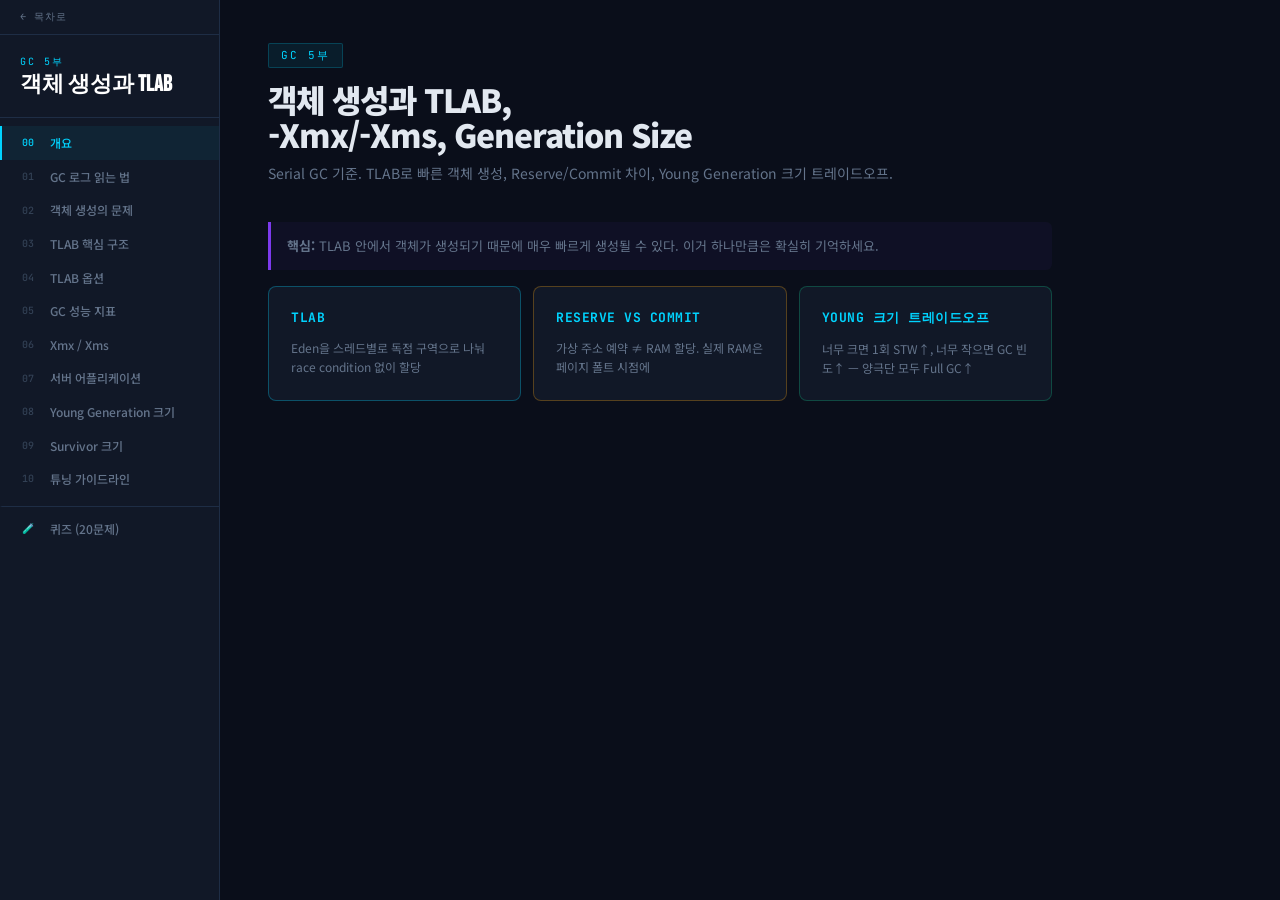
<file: part5.html>
<!DOCTYPE html>
<html lang="ko">
<head>
<meta charset="UTF-8">
<meta name="viewport" content="width=device-width, initial-scale=1.0">
<title>GC 5부 — 객체 생성과 TLAB</title>
<link href="https://fonts.googleapis.com/css2?family=Noto+Sans+KR:wght@300;400;500;700;900&family=JetBrains+Mono:wght@400;700&family=Bebas+Neue&display=swap" rel="stylesheet">
<link rel="stylesheet" href="style.css">
</head>
<body>
<nav id="sidebar">
  <a class="nav-home" href="index.html">← 목차로</a>
  <div class="logo"><div class="tag">GC 5부</div><h1 style="font-family:var(--display);font-size:22px;color:#fff;margin-top:4px;">객체 생성과 TLAB</h1></div>
  <nav>
<div class="nav-item active" onclick="goTo('s0')"><span class="num">00</span> 개요</div>
<div class="nav-item" onclick="goTo('s1')"><span class="num">01</span> GC 로그 읽는 법</div>
<div class="nav-item" onclick="goTo('s2')"><span class="num">02</span> 객체 생성의 문제</div>
<div class="nav-item" onclick="goTo('s3')"><span class="num">03</span> TLAB 핵심 구조</div>
<div class="nav-item" onclick="goTo('s4')"><span class="num">04</span> TLAB 옵션</div>
<div class="nav-item" onclick="goTo('s5')"><span class="num">05</span> GC 성능 지표</div>
<div class="nav-item" onclick="goTo('s6')"><span class="num">06</span> Xmx / Xms</div>
<div class="nav-item" onclick="goTo('s7')"><span class="num">07</span> 서버 어플리케이션</div>
<div class="nav-item" onclick="goTo('s8')"><span class="num">08</span> Young Generation 크기</div>
<div class="nav-item" onclick="goTo('s9')"><span class="num">09</span> Survivor 크기</div>
<div class="nav-item" onclick="goTo('s10')"><span class="num">10</span> 튜닝 가이드라인</div>
    <div class="nav-item" onclick="goTo('quiz')" style="margin-top:10px;border-top:1px solid var(--border);padding-top:14px;"><span class="num">🧪</span> 퀴즈 (20문제)</div>
  </nav>
</nav>
<main id="main">
<div class="section active" id="s0">
  <div class="section-header"><div class="chip">GC 5부</div><h2>객체 생성과 TLAB,<br>-Xmx/-Xms, Generation Size</h2><p>Serial GC 기준. TLAB로 빠른 객체 생성, Reserve/Commit 차이, Young Generation 크기 트레이드오프.</p></div>
  <div class="info-box purple"><strong>핵심:</strong> TLAB 안에서 객체가 생성되기 때문에 매우 빠르게 생성될 수 있다. 이거 하나만큼은 확실히 기억하세요.</div>
  <div style="display:grid;grid-template-columns:1fr 1fr 1fr;gap:12px;margin-top:16px;">
    <div class="card" style="border-color:rgba(0,212,255,.3);"><h3>TLAB</h3><p style="font-size:12px;color:var(--text-dim);line-height:1.6;">Eden을 스레드별로 독점 구역으로 나눠 race condition 없이 할당</p></div>
    <div class="card" style="border-color:rgba(245,158,11,.3);"><h3>Reserve vs Commit</h3><p style="font-size:12px;color:var(--text-dim);line-height:1.6;">가상 주소 예약 ≠ RAM 할당. 실제 RAM은 페이지 폴트 시점에</p></div>
    <div class="card" style="border-color:rgba(16,185,129,.3);"><h3>Young 크기 트레이드오프</h3><p style="font-size:12px;color:var(--text-dim);line-height:1.6;">너무 크면 1회 STW↑, 너무 작으면 GC 빈도↑ — 양극단 모두 Full GC↑</p></div>
  </div>
</div>
<div class="section" id="s1">
  <div class="section-header"><div class="chip">Chapter 01</div><h2>GC 로그 읽는 법</h2></div>
  <div class="card"><h3>Serial GC 로그 예시</h3>
    <div class="code-block">[GC #1] Pause Young (Allocation Failure)
  DefNew: 87000K → 1500K (96000K)  7ms
     ↑ Young  before→after(max)     ↑ STW 시간
  Tenured: 1118K → 1660K   ← Old 살짝 늘어남 = Promotion 발생

[GC #572] Pause Full (System.gc())
  Phase 1 Mark       ← 살아있는 객체 표시
  Phase 2 Summary    ← 새 주소 계산
  Phase 3 Adjust     ← 참조 포인터 업데이트
  Phase 4 Compact    ← 실제 객체 이동
  DefNew: 16000K → 0K  ← Full GC 후 Young은 0 (전부 Old로 이동)</div>
    <table class="data-table" style="margin-top:14px;"><thead><tr><th>키워드</th><th>의미</th></tr></thead>
    <tbody>
      <tr><td class="code highlight">DefNew</td><td>Serial GC 전용 Young 영역 표시 → 키워드만 봐도 GC 종류 추론 가능</td></tr>
      <tr><td class="code highlight">Tenured</td><td>Serial GC 전용 Old 영역</td></tr>
      <tr><td class="code highlight">Allocation Failure</td><td>Young 할당 실패 트리거</td></tr>
    </tbody></table></div>
</div>
<div class="section" id="s2">
  <div class="section-header"><div class="chip">Chapter 02</div><h2>객체 생성의 문제</h2><p>멀티스레드 환경에서 Eden 동시 할당의 race condition.</p></div>
  <div class="card" style="margin-bottom:16px;"><h3>문제 상황</h3>
    <div class="code-block">[Eden 영역 — 공유 공간]
┌─────────────────────────────────────┐
│  obj1  obj2  obj3  [Eden Top →]  free │
└─────────────────────────────────────┘
        ↑       ↑       ↑
   Thread1  Thread2  Thread3 ... 가 동시에 할당하려 함</div>
    <div class="info-box" style="margin-top:12px;margin-bottom:0;">Tomcat 스레드풀만 해도 기본 수백 개 스레드. 동시 할당 시 Eden Top 위치를 두고 경합 발생 → <strong>Race Condition</strong>.</div></div>
  <div class="card">
    <h3>가장 단순한 해법 = 락 → 왜 안 되나?</h3>
    <p style="font-size:13px;color:var(--text-dim);">객체 생성은 앱 코드에서 가장 빈번한 작업. 매 할당마다 동기화를 걸면 캐시 라인 경합이 일어나 사실상 직렬화되어 병렬성을 죽인다.</p>
    <div class="info-box red" style="margin-top:12px;margin-bottom:0;">자바 설계자: "이건 자바답지 못한 해법이다."</div></div>
</div>
<div class="section" id="s3">
  <div class="section-header"><div class="chip">Chapter 03</div><h2>TLAB 핵심 구조</h2></div>
  <div class="card" style="margin-bottom:16px;"><h3>핵심 아이디어</h3>
    <div class="code-block">[Eden]
┌──────────┬──────────┬──────────┬─────────┐
│  TLAB1   │  TLAB2   │  TLAB3   │  free   │
│(Thread1) │(Thread2) │(Thread3) │         │
└──────────┴──────────┴──────────┴─────────┘
     ↑            ↑           ↑
각 스레드는 자기 TLAB 안에서만 객체 생성 → 경합 없음</div>
    <div class="info-box green" style="margin-bottom:0;">주의: ThreadLocal API와 이름만 비슷할 뿐 별개 개념. TLAB는 JVM 내부 메모리 영역 전략.</div></div>
  <div class="card"><h3>Bump-the-Pointer 할당</h3>
    <div class="code-block">생성 직전: [↑ptr]
객체1 후:  [obj1][↑ptr]
객체2 후:  [obj1][obj2][↑ptr]
객체3 후:  [obj1][obj2][obj3][↑ptr]

JIT 컴파일 후엔 CPU 명령 약 10개 수준으로 끝남.
객체 생성이 느릴 거란 직관과 정반대!</div></div>
</div>
<div class="section" id="s4">
  <div class="section-header"><div class="chip">Chapter 04</div><h2>TLAB 옵션</h2><p>Refill과 Resize — 자주 혼동되는 옵션.</p></div>
  <div class="card" style="margin-bottom:16px;"><h3>Refill vs Resize — 핵심 구분</h3>
    <table class="data-table"><thead><tr><th>옵션</th><th>역할</th><th>Default</th></tr></thead>
    <tbody>
      <tr><td class="code highlight">TLABRefillWasteFraction</td><td>Refill 기준 분모 (refill 판단)</td><td>64</td></tr>
      <tr><td class="code highlight">TLABWasteIncrement</td><td>Eden 직접 할당 발생 시 기준값 증가 (refill 판단)</td><td>4 HeapWords</td></tr>
      <tr><td class="code highlight">TLABWasteTargetPercent</td><td>TLAB Desired Size 계산 (Resize 판단)</td><td>1%</td></tr>
    </tbody></table>
    <div class="info-box yellow" style="margin-top:12px;margin-bottom:0;">⚠️ 블로그에서 TLABWasteTargetPercent를 "TLAB X% 미만 남으면 refill" 로 잘못 설명하는 경우가 많다. 실제로는 <strong>Resize 옵션</strong>이지 refill 옵션이 아니다.</div></div>
</div>
<div class="section" id="s5">
  <div class="section-header"><div class="chip">Chapter 05</div><h2>GC 성능 지표</h2></div>
  <div class="card"><h3>4가지 지표</h3>
    <table class="data-table"><thead><tr><th>지표</th><th>정의</th></tr></thead>
    <tbody>
      <tr><td class="highlight">Throughput</td><td>전체 실행 시간 중 GC를 뺀 앱 실행 시간 비율. 객체 할당 시간도 앱 시간에 포함</td></tr>
      <tr><td class="highlight">Latency</td><td>GC로 인한 STW pause 시간. 앱과 병렬로 도는 Concurrent GC 구간은 포함 안 됨</td></tr>
      <tr><td class="highlight">Footprint</td><td>어플리케이션이 점유하는 물리 메모리 양</td></tr>
      <tr><td class="highlight">Promptness</td><td>가비지가 된 후 메모리 재사용 가능까지의 시간</td></tr>
    </tbody></table>
    <div class="info-box" style="margin-top:12px;margin-bottom:0;">추세: <strong>Throughput → Latency 중심으로 이동</strong>. G1 GC쪽으로 넘어가는 이유. Throughput 좋아도 API 응답이 60초면 사용자 경험은 망함.</div></div>
</div>
<div class="section" id="s6">
  <div class="section-header"><div class="chip">Chapter 06</div><h2>-Xmx / -Xms</h2><p>Reserve와 Commit의 디테일.</p></div>
  <div class="card" style="margin-bottom:16px;"><h3>옵션 표</h3>
    <table class="data-table"><thead><tr><th>단축 옵션</th><th>풀 옵션</th><th>의미</th></tr></thead>
    <tbody>
      <tr><td class="code highlight">-Xmx&lt;n&gt;</td><td class="code">-XX:MaxHeapSize=&lt;n&gt;</td><td>JVM 힙 최대 크기</td></tr>
      <tr><td class="code highlight">-Xms&lt;n&gt;</td><td class="code">-XX:InitialHeapSize=&lt;n&gt;</td><td>초기 + 최소 크기</td></tr>
    </tbody></table></div>
  <div class="card"><h3>Reserve vs Commit 핵심 구분</h3>
    <table class="data-table"><thead><tr><th></th><th>의미</th><th>RAM 관계</th></tr></thead>
    <tbody>
      <tr><td class="highlight">Reserve (예약)</td><td>가상 주소 공간을 연속된 영역으로 찜</td><td>무관 — RAM 할당 X</td></tr>
      <tr><td class="highlight">Commit (커밋)</td><td>읽기/쓰기 자격 부여</td><td>매핑 가능 상태 (즉시 할당 X)</td></tr>
      <tr><td class="highlight">실제 RAM 매핑</td><td>데이터 읽고/쓸 때 페이지 폴트 시점</td><td>이때 처음 프레임 단위로 할당</td></tr>
    </tbody></table></div>
</div>
<div class="section" id="s7">
  <div class="section-header"><div class="chip">Chapter 07</div><h2>서버 어플리케이션<br>— -Xms = -Xmx</h2></div>
  <div class="card" style="margin-bottom:16px;"><h3>백엔드 가이드라인</h3>
    <div class="code-block">java -Xms4g -Xmx4g -jar app.jar</div>
    <div class="info-box green" style="margin-top:12px;margin-bottom:0;"><strong>백엔드 서버는 항상 -Xms와 -Xmx를 같은 값으로 설정한다.</strong></div></div>
  <div class="card"><h3>이유 — 면접 포인트</h3>
    <div style="display:flex;flex-direction:column;gap:7px;">
      <div style="display:flex;gap:10px;padding:10px;background:var(--surface2);border-radius:4px;font-size:13px;"><span style="color:var(--accent3);font-family:var(--mono);font-size:11px;">✓</span><span>서버 머신 메모리를 JVM이 거의 다 씀. 다른 프로세스와 나눌 일 없음</span></div>
      <div style="display:flex;gap:10px;padding:10px;background:var(--surface2);border-radius:4px;font-size:13px;"><span style="color:var(--accent3);font-family:var(--mono);font-size:11px;">✓</span><span>힙 조정 비용 제거 (확장/축소 자체도 GC 시간에 추가)</span></div>
      <div style="display:flex;gap:10px;padding:10px;background:var(--surface2);border-radius:4px;font-size:13px;"><span style="color:var(--accent3);font-family:var(--mono);font-size:11px;">✓</span><span>운영 예측성 향상, OOM 예방</span></div>
    </div>
    <div class="info-box yellow" style="margin-top:12px;margin-bottom:0;">결과적으로 Ergonomics의 동적 조정이 무력화됨. MaxHeapFreeRatio/MinHeapFreeRatio 옵션 무의미.</div></div>
</div>
<div class="section" id="s8">
  <div class="section-header"><div class="chip">Chapter 08</div><h2>Young Generation<br>크기 — 5부 최대 인사이트</h2></div>
  <div style="display:grid;grid-template-columns:1fr 1fr;gap:14px;margin-bottom:16px;">
    <div class="card" style="border-color:rgba(239,68,68,.25);"><h3 style="color:var(--danger);">Young이 너무 크면</h3>
      <p style="font-size:12px;color:var(--text-dim);line-height:1.7;">Young GC 빈도 ↓<br>하지만 1회 GC당 STW ↑<br>Old가 작아짐 → <strong>Full GC ↑</strong></p></div>
    <div class="card" style="border-color:rgba(239,68,68,.25);"><h3 style="color:var(--danger);">Young이 너무 작으면</h3>
      <p style="font-size:12px;color:var(--text-dim);line-height:1.7;">Young GC 너무 자주<br>Premature promotion → <strong>Full GC ↑</strong></p></div>
  </div>
  <div class="info-box red"><strong>양극단 모두 Full GC를 불러온다.</strong> 어플리케이션의 객체 할당 경향성(allocation rate)을 보고 적절한 Young 크기를 찾는 것이 핵심.</div>
  <div class="card" style="margin-top:14px;"><h3>옵션 우선순위</h3>
    <table class="data-table"><thead><tr><th>옵션</th><th>의미</th><th>우선순위</th></tr></thead>
    <tbody>
      <tr><td class="code">-XX:NewRatio=2</td><td>Old : Young 비율 (default 2)</td><td>가장 약함</td></tr>
      <tr><td class="code highlight">-XX:NewSize=&lt;n&gt;</td><td>Young 초기/최소 크기</td><td>NewRatio 무시</td></tr>
      <tr><td class="code highlight">-XX:MaxNewSize=&lt;n&gt;</td><td>Young 최대 크기</td><td>NewRatio 무시</td></tr>
    </tbody></table></div>
</div>
<div class="section" id="s9">
  <div class="section-header"><div class="chip">Chapter 09</div><h2>Survivor 크기</h2></div>
  <div class="card" style="margin-bottom:16px;"><h3>SurvivorRatio 옵션</h3>
    <table class="data-table"><thead><tr><th>옵션</th><th>Default</th><th>의미</th></tr></thead>
    <tbody>
      <tr><td class="code highlight">-XX:SurvivorRatio=8</td><td>8</td><td>Eden : Survivor = 8 : 1 (Young = Eden : S0 : S1 = 8:1:1)</td></tr>
    </tbody></table></div>
  <div style="display:grid;grid-template-columns:1fr 1fr;gap:14px;">
    <div class="card" style="border-color:rgba(239,68,68,.25);"><h3 style="color:var(--danger);">너무 크면</h3><p style="font-size:12px;color:var(--text-dim);">To 영역이 항상 비어있어야 함 → 낭비 → Young 영역 사용 불가 면적 증가</p></div>
    <div class="card" style="border-color:rgba(239,68,68,.25);"><h3 style="color:var(--danger);">너무 작으면</h3><p style="font-size:12px;color:var(--text-dim);">살아남은 객체가 못 들어가 너무 일찍 Old로 Promotion → Old 빨리 참 → Full GC ↑</p></div>
  </div>
</div>
<div class="section" id="s10">
  <div class="section-header"><div class="chip">Chapter 10</div><h2>서버 어플리케이션<br>튜닝 가이드라인</h2></div>
  <div class="card"><h3>실전 순서</h3>
    <div style="display:flex;flex-direction:column;gap:7px;">
      <div style="display:flex;gap:12px;padding:12px;background:var(--surface2);border-radius:4px;font-size:13px;align-items:flex-start;"><span style="color:var(--accent);font-family:var(--mono);font-size:13px;font-weight:700;min-width:20px;">1</span><span>Pause Time 허용 범위 안에서 <strong>-Xmx 최대한 크게</strong> (물리 메모리 초과 금지)</span></div>
      <div style="display:flex;gap:12px;padding:12px;background:var(--surface2);border-radius:4px;font-size:13px;align-items:flex-start;"><span style="color:var(--accent);font-family:var(--mono);font-size:13px;font-weight:700;min-width:20px;">2</span><span><strong>-Xms = -Xmx</strong>로 통일</span></div>
      <div style="display:flex;gap:12px;padding:12px;background:var(--surface2);border-radius:4px;font-size:13px;align-items:flex-start;"><span style="color:var(--accent);font-family:var(--mono);font-size:13px;font-weight:700;min-width:20px;">3</span><span>CPU 코어가 많을수록 힙도 크게 (스레드 ↑ → TLAB ↑ → Eden ↑ 필요)</span></div>
      <div style="display:flex;gap:12px;padding:12px;background:var(--surface2);border-radius:4px;font-size:13px;align-items:flex-start;"><span style="color:var(--accent);font-family:var(--mono);font-size:13px;font-weight:700;min-width:20px;">4</span><span><strong>Young Generation 크기 충분히 확보</strong> (Young GC에서 끝내고 Full GC 안 가는 게 핵심)</span></div>
      <div style="display:flex;gap:12px;padding:12px;background:var(--surface2);border-radius:4px;font-size:13px;align-items:flex-start;"><span style="color:var(--accent);font-family:var(--mono);font-size:13px;font-weight:700;min-width:20px;">5</span><span>결론: <strong>다다익선 — 메모리 많을수록 좋다</strong></span></div>
    </div>
    <div class="info-box" style="margin-top:14px;margin-bottom:0;"><strong>GC 튜닝 = 영원한 모니터링 + 판단력. 공식 없음.</strong> GC 로그·메모리 그래프(톱니파 패턴)·APM 툴을 보며 평소 패턴 대비 변화 감지.</div></div>
</div>
<div id="quiz-section" style="display:none;">
  <div class="section-header"><div class="chip">퀴즈</div><h2>실력 확인 — 20문제</h2><p>5부 핵심 개념 점검.</p></div>
  <div id="quizMain">
    <div class="quiz-progress-bar"><div class="quiz-progress-fill" id="qProgressFill" style="width:0%"></div></div>
    <div class="quiz-q-count" id="qCount">1 / 20</div>
    <div class="quiz-question" id="qText"></div>
    <div class="quiz-options" id="qOptions"></div>
    <div class="quiz-explanation" id="qExplanation"></div>
    <button class="btn btn-primary" id="qNextBtn" style="display:none;" onclick="quizNext()">다음 문제 →</button>
  </div>
  <div class="quiz-result" id="quizResult">
    <div class="score-num" id="quizScore"></div>
    <p id="quizComment"></p>
    <button class="btn btn-ghost" style="margin-top:24px;" onclick="quizRestart()">다시 풀기</button>
  </div>
</div>
</main>
<script>
const questions = [{"q": "TLAB(Thread Local Allocation Buffer)의 목적은?", "opts": ["GC 스레드 간 동기화", "Eden을 스레드별로 독점 구역으로 나눠 race condition 없이 빠른 객체 할당", "Metaspace 관리", "Old Generation 할당 최적화"], "ans": 1, "exp": "Eden은 모든 스레드가 공유 → 동시 할당 시 race condition. <strong>TLAB는 Eden의 일부를 각 스레드에게 독점 할당</strong>해서 경합 없이 객체를 만들게 한다."}, {"q": "TLAB 내부에서의 객체 생성 방식은?", "opts": ["OS에 매번 메모리 요청", "Bump-the-Pointer — 포인터를 객체 크기만큼 이동", "힙 전체 스캔 후 빈 공간 탐색", "Free-list 탐색"], "ans": 1, "exp": "<strong>Bump-the-Pointer</strong>: 포인터를 객체 사이즈만큼 밀기만 하면 됨. JIT 컴파일 후 CPU 명령 약 10개 수준. 객체 생성이 느릴 거란 직관과 정반대."}, {"q": "Fast Path와 Slow Path의 차이는?", "opts": ["Fast Path: GC 수행, Slow Path: 앱 실행", "Fast Path: TLAB 내부 객체 생성(경합 없음), Slow Path: TLAB 밖 Eden 직접 할당 또는 새 TLAB 요청", "Fast Path: Old 할당, Slow Path: Young 할당", "Fast Path: 싱글 스레드, Slow Path: 멀티 스레드"], "ans": 1, "exp": "<strong>Fast Path</strong>: TLAB 내부에서 Bump-the-Pointer로 객체 생성 — 경합 없음, 매우 빠름. <strong>Slow Path</strong>: TLAB 밖 Eden 직접 할당 또는 새 TLAB refill — 경합 발생."}, {"q": "TLAB retire(은퇴)가 발생하면 그 안의 객체는?", "opts": ["모두 가비지로 판정", "가비지 판정과 무관 — GC Root reachability로만 결정", "즉시 Old로 이동", "메모리에서 제거"], "ans": 1, "exp": "TLAB 은퇴는 <strong>어디서부터 객체를 만들지</strong> 정하는 것. 가비지 판정은 여전히 <strong>GC Root reachability</strong>로만 결정된다. TLAB retire ≠ 가비지."}, {"q": "TLABWasteTargetPercent의 실제 역할은?", "opts": ["TLAB가 X% 미만 남으면 refill 트리거", "TLAB 사이즈 재조정(Resize, Desired Size 계산)에 사용", "TLAB의 최대 크기 제한", "Eden 대비 TLAB 비율"], "ans": 1, "exp": "인터넷에서 자주 틀리게 설명되는 포인트. <strong>TLABWasteTargetPercent는 Resize(Desired Size 계산) 옵션</strong>이지 refill 옵션이 아니다. Refill 판단은 TLABRefillWasteFraction + TLABWasteIncrement."}, {"q": "Throughput(스루풋)의 정의는?", "opts": ["1초당 처리하는 요청 수", "전체 실행 시간 중 GC를 뺀 어플리케이션 실행 시간 비율", "GC가 발생하는 빈도", "STW pause 시간"], "ans": 1, "exp": "<strong>Throughput = 어플리케이션 실행 시간 / 전체 실행 시간</strong>. 객체 할당 시간도 어플리케이션 시간에 포함. GC 비중이 낮을수록 Throughput이 높음."}, {"q": "힙 크기를 늘릴 때 Throughput과 Latency에 미치는 영향은?", "opts": ["둘 다 향상", "Throughput 향상(GC 빈도 ↓), Latency 악화(1회 STW ↑)", "둘 다 악화", "Throughput 악화, Latency 향상"], "ans": 1, "exp": "<strong>힙 크게 → GC 빈도 ↓ → Throughput 유리 / 하지만 1회 GC당 객체 많음 → STW 길어짐 → Latency 불리</strong>. 트레이드오프 관계."}, {"q": "-Xms = -Xmx로 설정하는 이유가 아닌 것은?", "opts": ["운영 예측성", "Ergonomics의 동적 조정을 최대 활용", "GC Pause Time 감소 (확장/축소 비용 제거)", "OOM 예방"], "ans": 1, "exp": "<strong>-Xms = -Xmx는 Ergonomics의 동적 조정을 무력화</strong>한다. 백엔드 서버에서 힙을 고정시키는 이유는 자원 데디케이션, 예측성, 확장/축소 비용 제거, OOM 예방이지, Ergonomics 활용이 아님."}, {"q": "Reserve와 Commit의 차이는?", "opts": ["Reserve: RAM 즉시 할당, Commit: 가상 주소 예약", "Reserve: 가상 주소 공간을 연속 영역으로 찜(RAM 무관), Commit: 읽기/쓰기 자격 부여", "Reserve와 Commit은 동일한 의미", "Reserve: 힙 예약, Commit: Metaspace 예약"], "ans": 1, "exp": "<strong>Reserve</strong>: 가상 주소 공간을 연속 영역으로 찜 — RAM 할당 없음. <strong>Commit</strong>: 그 영역에 데이터 읽기/쓰기 자격 부여. 실제 RAM 매핑은 데이터 쓸 때 페이지 폴트 시점."}, {"q": "Young Generation이 너무 크면?", "opts": ["Young GC 빈도 증가", "Young GC 빈도 감소, 1회 STW 증가, Old가 작아져 Full GC 빈도 증가", "모든 GC가 빠르게 끝남", "Minor GC가 아예 발생하지 않음"], "ans": 1, "exp": "<strong>Young 너무 크면</strong>: Eden 차는 데 오래 걸림 → Young GC 빈도 ↓. 하지만 1회 Young GC당 살아남는 객체 많음 → STW ↑. Old가 상대적으로 작아짐 → Full GC 빈도 ↑. 전체 성능 악화."}, {"q": "Young Generation이 너무 작으면?", "opts": ["Full GC가 완전히 없어짐", "GC 너무 자주 발생, 죽었어야 할 객체가 살아남아 premature promotion → Full GC ↑", "Old가 커져서 성능 향상", "TLAB가 더 커짐"], "ans": 1, "exp": "<strong>Young 너무 작으면</strong>: Young GC 너무 자주 발생 → 죽었어야 할 객체가 살아남은 것으로 판정 → Old로 너무 빨리 Promotion → Old 빨리 참 → Full GC ↑."}, {"q": "SurvivorRatio=8의 의미는?", "opts": ["Survivor 크기가 Eden의 8배", "Eden : Survivor = 8 : 1, 즉 Young = Eden : S0 : S1 = 8 : 1 : 1", "8개의 Survivor가 있음", "Survivor를 8번 사용 후 Old로 이동"], "ans": 1, "exp": "<strong>SurvivorRatio=8 → Eden : (S0+S1) = 8 : 2 → Eden : S0 : S1 = 8 : 1 : 1</strong>. Young 전체에서 Eden이 80%, S0과 S1이 각 10%."}, {"q": "Survivor가 너무 크면?", "opts": ["Old로 너무 빨리 Promotion", "Copying Collector 특성상 To 영역이 항상 비어있어야 해서 낭비 → Eden 면적 감소", "Young GC가 빨라짐", "객체 생성이 빨라짐"], "ans": 1, "exp": "<strong>Survivor 너무 크면</strong>: To 영역(S0/S1 중 하나는 항상 비어야 함) 낭비 → Young 영역에서 사용 불가 면적 증가 → Eden이 상대적으로 작아짐."}, {"q": "백엔드 서버 튜닝 가이드라인 1순위는?", "opts": ["Young Generation을 최대화", "Pause Time 허용 범위 안에서 -Xmx 최대한 크게 (단, 물리 메모리 초과 금지)", "GCTimeRatio를 0으로 설정", "Survivor를 없애기"], "ans": 1, "exp": "<strong>Pause Time 허용 범위 안에서 -Xmx를 최대한 크게</strong>. 단 물리 메모리를 초과하면 스왑이 발생해 디스크 I/O로 성능이 폭망. 그 다음 -Xms = -Xmx로 통일."}, {"q": "GC 성능 지표 중 Footprint란?", "opts": ["GC로 인한 STW 시간", "전체 실행 시간 중 GC 비율", "어플리케이션이 점유하는 물리 메모리 양", "GC가 발생하는 횟수"], "ans": 2, "exp": "<strong>Footprint</strong>: 어플리케이션이 점유하는 물리 메모리 양. 다른 프로세스와 공유하는 환경에서 중요. 힙을 너무 크게 잡으면 Footprint가 커져 다른 프로세스에 영향을 줄 수 있다."}, {"q": "TLAB Refill 트리거 기준은?", "opts": ["TLAB가 절반 이상 찼을 때", "새 객체가 남은 공간보다 크고, 남은 공간 ≤ refill_waste_limit 일 때", "Young GC 발생 시", "TLAB 생성 후 일정 시간 경과"], "ans": 1, "exp": "새 객체 크기 > TLAB 남은 공간일 때: <strong>남은 공간 ≤ refill_waste_limit(≈TLAB의 1.5%) → Refill</strong>. 남은 공간 > refill_waste_limit → Eden 직접 할당(TLAB 유지)."}, {"q": "CPU 코어가 많을수록 힙도 크게 잡아야 하는 이유는?", "opts": ["코어가 많으면 GC도 더 많이 필요", "스레드가 더 많아 TLAB도 더 많이 필요 → Eden이 커야 함", "OS 요구사항", "GC 스레드 수와 무관"], "ans": 1, "exp": "코어 많음 → <strong>스레드 더 많이</strong> → TLAB도 더 많이 필요 → Eden이 그만큼 커야 함 → 전체 힙이 커야 함."}, {"q": "GC 로그에서 'DefNew'가 의미하는 것은?", "opts": ["G1 GC의 Young 영역", "Serial GC 전용 Young 영역 표시", "Parallel GC의 Eden", "ZGC의 Generation"], "ans": 1, "exp": "<strong>DefNew</strong>는 Serial GC에서 사용하는 Young 영역 로그 키워드. 로그 키워드만 봐도 GC 종류를 추론할 수 있다. Parallel은 PSYoungGen, G1은 Eden 등."}, {"q": "GC 튜닝의 핵심 공식은?", "opts": ["공식이 있어 한 번만 설정하면 됨", "영원한 모니터링 + 판단력. 공식 없음", "힙 크기 = RAM × 0.75 항상 적용", "GC 스레드 수 = CPU 코어 수"], "ans": 1, "exp": "<strong>GC 튜닝 = 영원한 모니터링 + 판단력. 공식 없음.</strong> GC 로그·메모리 그래프(톱니파 패턴)·APM 툴을 보며 평소 패턴 대비 변화를 감지하는 것이 핵심."}, {"q": "메모리 릭(leak) 발생 시 GC 메모리 그래프 패턴은?", "opts": ["매우 빠른 톱니파", "GC 후에도 메모리가 내려가지 않고 계속 상승 (안 떨어짐)", "메모리가 즉시 0으로 감", "일정하게 유지"], "ans": 1, "exp": "정상: 톱니파 (GC 후 메모리 내려감). <strong>메모리 릭</strong>: GC는 도는데 회수가 안 됨 → 메모리가 계속 상승해서 내려오지 않는 패턴."}];

let qIdx=0,score=0,answered=false;
function goTo(id){
  document.querySelectorAll('.section').forEach(s=>s.classList.remove('active'));
  document.querySelectorAll('.nav-item').forEach(n=>n.classList.remove('active'));
  const qs=document.getElementById('quiz-section');
  if(id==='quiz'){
    document.querySelectorAll('.section').forEach(s=>s.style.display='none');
    qs.style.display='block'; quizStart();
  } else {
    qs.style.display='none';
    document.querySelectorAll('.section').forEach(s=>s.style.display='');
    const t=document.getElementById(id); if(t)t.classList.add('active');
  }
  document.querySelectorAll('.nav-item').forEach(n=>{
    if((id==='quiz'&&n.textContent.includes('퀴즈'))||n.getAttribute('onclick')?.includes(id))n.classList.add('active');
  });
}
function quizStart(){qIdx=0;score=0;answered=false;document.getElementById('quizMain').style.display='block';document.getElementById('quizResult').classList.remove('show');renderQ();}
function renderQ(){
  answered=false;
  const q=questions[qIdx];
  document.getElementById('qCount').textContent=`${qIdx+1} / ${questions.length}`;
  document.getElementById('qProgressFill').style.width=`${(qIdx/questions.length)*100}%`;
  document.getElementById('qText').textContent=q.q;
  document.getElementById('qExplanation').className='quiz-explanation';
  document.getElementById('qNextBtn').style.display='none';
  const keys=['A','B','C','D'];
  const c=document.getElementById('qOptions');c.innerHTML='';
  q.opts.forEach((opt,i)=>{
    const b=document.createElement('button');b.className='quiz-opt';
    b.innerHTML=`<span class="opt-key">${keys[i]}</span>${opt}`;
    b.onclick=()=>selectAnswer(i);c.appendChild(b);
  });
}
function selectAnswer(i){
  if(answered)return;answered=true;
  const q=questions[qIdx];
  const btns=document.querySelectorAll('.quiz-opt');
  btns.forEach(b=>b.disabled=true);
  if(i===q.ans){btns[i].classList.add('correct');score++;}
  else{btns[i].classList.add('wrong');btns[q.ans].classList.add('correct');}
  const exp=document.getElementById('qExplanation');exp.innerHTML=q.exp;exp.classList.add('show');
  document.getElementById('qNextBtn').style.display='inline-block';
  document.getElementById('qNextBtn').textContent=qIdx<questions.length-1?'다음 문제 →':'결과 보기 →';
}
function quizNext(){qIdx++;if(qIdx>=questions.length)showResult();else renderQ();}
function showResult(){
  document.getElementById('quizMain').style.display='none';
  const pct=Math.round((score/questions.length)*100);
  document.getElementById('quizScore').textContent=`${score} / ${questions.length}`;
  let c='';
  if(pct>=90)c='완벽합니다 🎉 다음 파트로!';
  else if(pct>=70)c='잘 하셨어요 👍 틀린 챕터를 복습해보세요.';
  else if(pct>=50)c='절반 통과 ✨ 핵심 챕터를 한 번 더 읽어보세요.';
  else c='복습이 필요해요 📖 처음부터 다시 읽어보세요.';
  document.getElementById('quizComment').textContent=`${pct}% 정답률 — ${c}`;
  document.getElementById('quizResult').classList.add('show');
}
function quizRestart(){quizStart();}

</script>
</body>
</html>
</file>
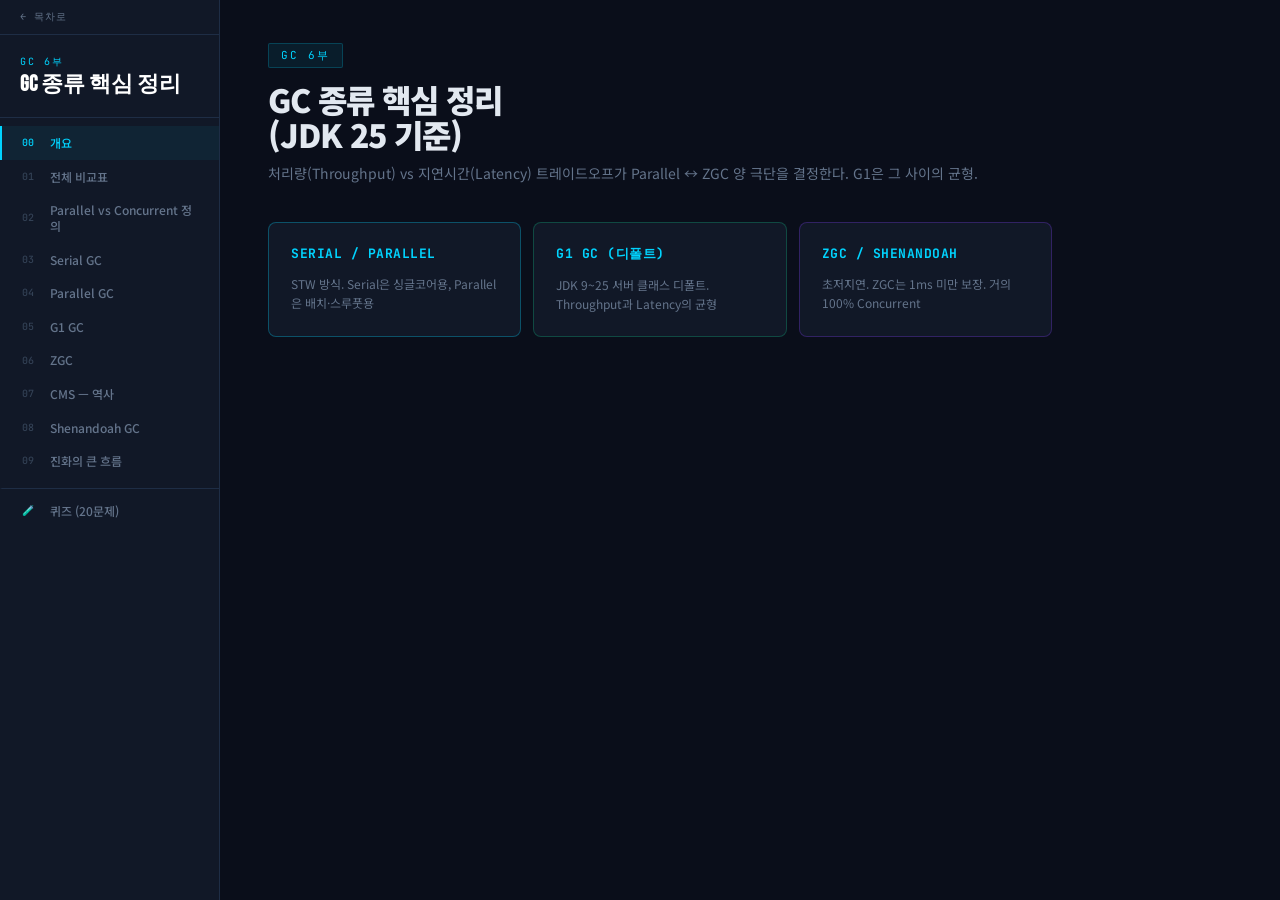
<file: part6.html>
<!DOCTYPE html>
<html lang="ko">
<head>
<meta charset="UTF-8">
<meta name="viewport" content="width=device-width, initial-scale=1.0">
<title>GC 6부 — GC 종류 핵심 정리</title>
<link href="https://fonts.googleapis.com/css2?family=Noto+Sans+KR:wght@300;400;500;700;900&family=JetBrains+Mono:wght@400;700&family=Bebas+Neue&display=swap" rel="stylesheet">
<link rel="stylesheet" href="style.css">
</head>
<body>
<nav id="sidebar">
  <a class="nav-home" href="index.html">← 목차로</a>
  <div class="logo"><div class="tag">GC 6부</div><h1 style="font-family:var(--display);font-size:22px;color:#fff;margin-top:4px;">GC 종류 핵심 정리</h1></div>
  <nav>
<div class="nav-item active" onclick="goTo('s0')"><span class="num">00</span> 개요</div>
<div class="nav-item" onclick="goTo('s1')"><span class="num">01</span> 전체 비교표</div>
<div class="nav-item" onclick="goTo('s2')"><span class="num">02</span> Parallel vs Concurrent 정의</div>
<div class="nav-item" onclick="goTo('s3')"><span class="num">03</span> Serial GC</div>
<div class="nav-item" onclick="goTo('s4')"><span class="num">04</span> Parallel GC</div>
<div class="nav-item" onclick="goTo('s5')"><span class="num">05</span> G1 GC</div>
<div class="nav-item" onclick="goTo('s6')"><span class="num">06</span> ZGC</div>
<div class="nav-item" onclick="goTo('s7')"><span class="num">07</span> CMS — 역사</div>
<div class="nav-item" onclick="goTo('s8')"><span class="num">08</span> Shenandoah GC</div>
<div class="nav-item" onclick="goTo('s9')"><span class="num">09</span> 진화의 큰 흐름</div>
    <div class="nav-item" onclick="goTo('quiz')" style="margin-top:10px;border-top:1px solid var(--border);padding-top:14px;"><span class="num">🧪</span> 퀴즈 (20문제)</div>
  </nav>
</nav>
<main id="main">
<div class="section active" id="s0">
  <div class="section-header"><div class="chip">GC 6부</div><h2>GC 종류 핵심 정리<br>(JDK 25 기준)</h2><p>처리량(Throughput) vs 지연시간(Latency) 트레이드오프가 Parallel ↔ ZGC 양 극단을 결정한다. G1은 그 사이의 균형.</p></div>
  <div style="display:grid;grid-template-columns:1fr 1fr 1fr;gap:12px;">
    <div class="card" style="border-color:rgba(0,212,255,.3);"><h3>Serial / Parallel</h3><p style="font-size:12px;color:var(--text-dim);line-height:1.6;">STW 방식. Serial은 싱글코어용, Parallel은 배치·스루풋용</p></div>
    <div class="card" style="border-color:rgba(16,185,129,.3);"><h3>G1 GC (디폴트)</h3><p style="font-size:12px;color:var(--text-dim);line-height:1.6;">JDK 9~25 서버 클래스 디폴트. Throughput과 Latency의 균형</p></div>
    <div class="card" style="border-color:rgba(124,58,237,.3);"><h3>ZGC / Shenandoah</h3><p style="font-size:12px;color:var(--text-dim);line-height:1.6;">초저지연. ZGC는 1ms 미만 보장. 거의 100% Concurrent</p></div>
  </div>
</div>
<div class="section" id="s1">
  <div class="section-header"><div class="chip">Chapter 01</div><h2>전체 비교표</h2></div>
  <div class="card"><h3>이 한 표가 6부의 본체</h3>
    <table class="data-table"><thead><tr><th>GC</th><th>스레드</th><th>컨커런트</th><th>스루풋</th><th>STW</th><th>디폴트 JDK</th></tr></thead>
    <tbody>
      <tr><td class="highlight">Serial</td><td>싱글</td><td>X</td><td>낮음</td><td>매우 김</td><td>client class</td></tr>
      <tr><td class="highlight">Parallel</td><td>멀티</td><td>X</td><td><strong style="color:var(--accent4);">최고</strong></td><td>김 (수십초)</td><td>JDK 5~8</td></tr>
      <tr><td class="highlight">G1</td><td>멀티</td><td>O</td><td>높음</td><td>수십ms</td><td><strong style="color:var(--accent);">JDK 9~25</strong></td></tr>
      <tr><td class="highlight">ZGC</td><td>멀티</td><td>O (100%)</td><td>살짝 손해</td><td><strong style="color:var(--accent3);">&lt;1ms 보장</strong></td><td>(옵션)</td></tr>
      <tr><td style="color:var(--text-muted);">CMS</td><td>멀티</td><td>O (일부)</td><td>중간</td><td>폭발 가능</td><td><strong style="color:var(--danger);">JDK 14 제거</strong></td></tr>
      <tr><td class="highlight">Shenandoah</td><td>멀티</td><td>O</td><td>양호</td><td>&lt;10ms</td><td>OpenJDK만</td></tr>
    </tbody></table></div>
</div>
<div class="section" id="s2">
  <div class="section-header"><div class="chip">Chapter 02</div><h2>Parallel vs Concurrent<br>— 중요 정의</h2></div>
  <div style="display:grid;grid-template-columns:1fr 1fr;gap:14px;margin-bottom:16px;">
    <div class="card" style="border-color:rgba(245,158,11,.25);"><h3 style="color:var(--accent4);">Parallel</h3>
      <p style="font-size:13px;color:var(--text-dim);line-height:1.7;margin-bottom:10px;">GC 스레드 N개가 모두 GC만 수행 → 어플리케이션은 무조건 멈춤 (STW)</p>
      <div class="code-block" style="font-size:10px;">[Parallel GC, 4코어]
코어1: [GCGCGCGCGCGCGC]
코어2: [GCGCGCGCGCGCGC] ← 전부 GC
코어3: [GCGCGCGCGCGCGC] ← 앱은 0
코어4: [GCGCGCGCGCGCGC]</div></div>
    <div class="card" style="border-color:rgba(0,212,255,.25);"><h3 style="color:var(--accent);">Concurrent</h3>
      <p style="font-size:13px;color:var(--text-dim);line-height:1.7;margin-bottom:10px;">GC 스레드가 도는 동안에도 일부 코어에서 어플리케이션 코드가 계속 실행</p>
      <div class="code-block" style="font-size:10px;">[Concurrent GC (G1/ZGC), 4코어]
코어1: [GC GC GC GC GC]
코어2: [GC GC GC GC GC] ← 일부는 GC
코어3: [APP APP APP APP] ← 일부는 앱
코어4: [APP APP APP APP]</div></div>
  </div>
  <div class="info-box red"><strong>핵심:</strong> Parallel GC도 멀티 스레드지만 <strong>컨커런트는 아니다</strong>. Concurrent = GC 스레드가 여러 개라는 뜻이 아님.</div>
</div>
<div class="section" id="s3">
  <div class="section-header"><div class="chip">Chapter 03</div><h2>Serial GC</h2></div>
  <div class="card" style="margin-bottom:16px;"><h3>핵심</h3>
    <div style="display:flex;flex-direction:column;gap:7px;">
      <div style="padding:10px;background:var(--surface2);border-radius:4px;font-size:13px;">싱글 스레드로 동작 — 가장 최초의 GC 형태</div>
      <div style="padding:10px;background:var(--surface2);border-radius:4px;font-size:13px;">Generational: Young(아래) + Old(위)</div>
      <div style="padding:10px;background:var(--surface2);border-radius:4px;font-size:13px;"><strong>언제 쓰나:</strong> 싱글 코어 환경 / 힙 100MB 이하 소규모</div>
    </div></div>
  <div class="card" style="margin-bottom:16px;"><h3>컨테이너 환경의 함정 (면접 단골)</h3>
    <table class="data-table"><thead><tr><th>호스트</th><th>Docker 옵션</th><th>결과</th></tr></thead>
    <tbody>
      <tr><td>16GB / 8코어</td><td class="code">--cpus=1 -m=1g</td><td class="highlight"><strong>client class → Serial GC 디폴트!</strong></td></tr>
      <tr><td>16GB / 8코어</td><td>제한 없음</td><td>server class → G1 GC 디폴트</td></tr>
    </tbody></table>
    <div class="info-box yellow" style="margin-top:12px;margin-bottom:0;">컨테이너에서는 호스트 머신이 아닌 <strong>컨테이너의 CPU/메모리 크기가 기준</strong>. -XX:+UseG1GC 명시 필수.</div></div>
</div>
<div class="section" id="s4">
  <div class="section-header"><div class="chip">Chapter 04</div><h2>Parallel GC<br>(Throughput Collector)</h2></div>
  <div class="card" style="margin-bottom:16px;"><h3>핵심 철학 — 스루풋 최우선</h3>
    <div class="code-block">스루풋 = 어플리케이션 실행 시간 / 전체 실행 시간
전체 20초 = 어플리케이션 19초 + GC 1초 → 스루풋 95%

한 번 STW가 길어도 좋다. 전체 실행 시간을 줄이는 게 중요.</div>
    <div class="info-box yellow" style="margin-bottom:0;">⚠️ <strong>단점</strong>: 힙 4GB 넘으면 STW가 수초~수십초까지 갈 수 있음. 배치 처리·데이터 처리 워크로드에 적합.</div></div>
  <div class="card"><h3>디폴트 GC 역사</h3>
    <table class="data-table"><thead><tr><th>JDK 버전</th><th>디폴트 (server class)</th></tr></thead>
    <tbody>
      <tr><td>5 ~ 8</td><td class="highlight">Parallel GC</td></tr>
      <tr><td>9 ~ 25</td><td class="highlight">G1 GC</td></tr>
    </tbody></table></div>
</div>
<div class="section" id="s5">
  <div class="section-header"><div class="chip">Chapter 05</div><h2>G1 GC<br>(JDK 9~25 디폴트)</h2></div>
  <div class="card" style="margin-bottom:16px;"><h3>Mostly Concurrent Collector</h3>
    <div class="code-block">[G1 GC의 한 사이클]
─STW─├─────CONCURRENT (앱과 동시)──────┤─STW─├──CONCURRENT──┤
짧음     여기서 앱 코드도 함께 돌아간다    짧음</div>
    <div class="info-box green" style="margin-bottom:0;">수십~수백ms 수준의 STW. 소규모(듀얼코어, 수GB)부터 대규모(32+코어, 수백GB)까지 광범위하게 커버 → 디폴트로 채택.</div></div>
  <div class="card"><h3>특징</h3>
    <div style="display:flex;flex-direction:column;gap:7px;">
      <div style="padding:10px;background:var(--surface2);border-radius:4px;font-size:13px;"><strong>높은 스루풋</strong> (Parallel만큼은 아니지만 충분히 높음)</div>
      <div style="padding:10px;background:var(--surface2);border-radius:4px;font-size:13px;"><strong>높은 확률로 MaxPauseMillis 목표 준수</strong> — 500ms 지정 시 거의 안 넘김</div>
      <div style="padding:10px;background:var(--surface2);border-radius:4px;font-size:13px;">Generational이지만 <strong>Region</strong>이라는 새 개념 도입 (G1 심화는 8부~12부에서)</div>
    </div></div>
</div>
<div class="section" id="s6">
  <div class="section-header"><div class="chip">Chapter 06</div><h2>ZGC<br>(Ultra-Low Latency)</h2></div>
  <div class="card" style="margin-bottom:16px;"><h3>핵심 — 굉장한 GC</h3>
    <div class="info-box purple"><strong>힙 사이즈와 무관하게 1ms 미만의 STW를 보장한다.</strong><br>힙이 수백MB든 16TB든 — STW는 일관되게 1ms 미만. 최선이 아니라 보장.</div></div>
  <div class="card" style="margin-bottom:16px;"><h3>Generational ZGC 진화</h3>
    <table class="data-table"><thead><tr><th>JDK</th><th>동작</th></tr></thead>
    <tbody>
      <tr><td>11</td><td>ZGC 실험적 도입 (논제너레이셔널)</td></tr>
      <tr><td>15</td><td>ZGC production-ready</td></tr>
      <tr><td>21</td><td><strong>Generational ZGC 등장</strong> (production-ready)</td></tr>
      <tr><td>23</td><td><strong>Generational이 디폴트 모드</strong></td></tr>
      <tr><td>24</td><td>논제너레이셔널 완전 제거</td></tr>
      <tr><td class="highlight">25</td><td>Generational ZGC만 존재</td></tr>
    </tbody></table></div>
  <div class="info-box green">Generational ZGC가 비제너레이셔널보다 스루풋 10~20% 개선. 어떤 경우 G1보다도 스루풋이 잘 나온다. <span class="code">-XX:+UseZGC</span> 명시 필수 (아직 디폴트 아님).</div>
</div>
<div class="section" id="s7">
  <div class="section-header"><div class="chip">Chapter 07</div><h2>CMS GC — 역사</h2><p>현재는 사용 불가 (JDK 14 완전 제거). 인터뷰·문서에서 만날 수 있어 알아둘 가치는 있음.</p></div>
  <div class="card" style="margin-bottom:16px;"><h3>왜 사라졌나 — Compact 단계의 부재</h3>
    <div class="code-block">CMS Sweep 후의 힙 (Compact 없음):
[●][gap][●][gap][●][gap][●][gap][●][...큰 free 공간...]

Sweep만 하고 압축(Compact) 없음 → 단편화(Fragmentation) 발생
작은 빈 슬롯들을 Free-list로 관리
큰 객체 할당 요청 → Free-list 탐색 실패 → Full GC 발동
Full GC는 싱글 스레드로 Compact 수행 → STW가 엄청 길어짐
예측 불가능한 거대 STW → 운영 불가</div>
    <div class="info-box red" style="margin-bottom:0;">"갑자기 Full GC 돌면서 STW가 수십초로 튀었다. SNS처럼 트래픽 몰리는 서비스에서는 장애로 직결."</div></div>
  <div class="info-box" style="margin-bottom:0;">컨커런트 컬렉터의 바통: <strong>CMS → G1 → ZGC/Shenandoah</strong></div>
</div>
<div class="section" id="s8">
  <div class="section-header"><div class="chip">Chapter 08</div><h2>Shenandoah GC</h2></div>
  <div class="card" style="margin-bottom:16px;"><h3>특징</h3>
    <table class="data-table"><thead><tr><th>항목</th><th>내용</th></tr></thead>
    <tbody>
      <tr><td class="highlight">STW</td><td>10ms 미만 보장 (ZGC의 1ms보다는 살짝 손해)</td></tr>
      <tr><td class="highlight">개발사</td><td>Red Hat</td></tr>
      <tr><td class="highlight">Oracle JDK</td><td><strong style="color:var(--danger);">없음</strong> — Oracle은 ZGC를 밀고 Shenandoah를 일부러 빼버림</td></tr>
      <tr><td class="highlight">OpenJDK</td><td>포함 (Adoptium, Amazon Corretto 등)</td></tr>
      <tr><td class="highlight">Gen Shenandoah</td><td>JDK 25에서 production-ready 승격 (JEP 521, pause time 보통 1~5ms)</td></tr>
    </tbody></table></div>
  <div class="info-box">둘 다 사용 가능할 때는 <strong>Generational ZGC가 추천</strong>된다.</div>
</div>
<div class="section" id="s9">
  <div class="section-header"><div class="chip">Chapter 09</div><h2>진화의 큰 흐름</h2></div>
  <div class="card" style="margin-bottom:16px;"><h3>GC 계보</h3>
    <div class="code-block">[처리량 최우선]              [지연시간 최우선]
Serial ────────► Parallel
                    │
                    │ (멀티코어 시대 도래)
                    ▼
              CMS ──► G1 ──► ZGC / Shenandoah
            (제거됨)  (현재      (차세대)
                     디폴트)
              ↑컨커런트 컬렉터의 계보↑</div>
    <div class="info-box" style="margin-top:12px;margin-bottom:0;">하드웨어 발전이 GC 진화의 핵심 동인. 멀티코어가 없었으면 컨커런트 GC는 등장 불가능.</div></div>
  <div class="card"><h3>JDK 25 사용 가능한 컬렉터</h3>
    <table class="data-table"><thead><tr><th>컬렉터</th><th>사용 가능</th><th>옵션</th></tr></thead>
    <tbody>
      <tr><td class="highlight">Serial</td><td>O</td><td class="code">-XX:+UseSerialGC</td></tr>
      <tr><td class="highlight">Parallel</td><td>O</td><td class="code">-XX:+UseParallelGC</td></tr>
      <tr><td class="highlight">G1</td><td>O (디폴트)</td><td class="code">-XX:+UseG1GC</td></tr>
      <tr><td class="highlight">ZGC</td><td>O</td><td class="code">-XX:+UseZGC</td></tr>
      <tr><td style="color:var(--text-muted);">CMS</td><td style="color:var(--danger);">X (JDK 14 제거)</td><td>—</td></tr>
      <tr><td class="highlight">Shenandoah</td><td>OpenJDK만</td><td class="code">-XX:+UseShenandoahGC</td></tr>
    </tbody></table></div>
</div>
<div id="quiz-section" style="display:none;">
  <div class="section-header"><div class="chip">퀴즈</div><h2>실력 확인 — 20문제</h2><p>6부 핵심 개념 점검.</p></div>
  <div id="quizMain">
    <div class="quiz-progress-bar"><div class="quiz-progress-fill" id="qProgressFill" style="width:0%"></div></div>
    <div class="quiz-q-count" id="qCount">1 / 20</div>
    <div class="quiz-question" id="qText"></div>
    <div class="quiz-options" id="qOptions"></div>
    <div class="quiz-explanation" id="qExplanation"></div>
    <button class="btn btn-primary" id="qNextBtn" style="display:none;" onclick="quizNext()">다음 문제 →</button>
  </div>
  <div class="quiz-result" id="quizResult">
    <div class="score-num" id="quizScore"></div>
    <p id="quizComment"></p>
    <button class="btn btn-ghost" style="margin-top:24px;" onclick="quizRestart()">다시 풀기</button>
  </div>
</div>
</main>
<script>
const questions = [{"q": "Concurrent(컨커런트)의 정확한 의미는?", "opts": ["GC 스레드가 여러 개인 것", "어플리케이션 코드와 GC가 동시에 실행되는 것", "GC가 병렬로 빠른 것", "STW가 전혀 없는 것"], "ans": 1, "exp": "<strong>Concurrent = GC 스레드가 도는 동안에도 일부 코어에서 어플리케이션 코드가 계속 실행</strong>. Parallel은 GC 스레드 N개가 모두 GC만 수행하고 앱은 멈춤(STW)."}, {"q": "Serial GC가 적합한 환경 2가지는?", "opts": ["멀티코어 + 대용량 힙", "싱글 코어 환경 OR 힙 100MB 이하 소규모", "서버 클래스 머신 (코어 2+, RAM 1.8GB+)", "금융·게임 초저지연 서비스"], "ans": 1, "exp": "① <strong>싱글 코어 환경</strong> (어차피 다중 스레드 의미 없음) ② <strong>힙 100MB 이하 소규모</strong> (동기화 오버헤드가 병렬 이득을 깎아먹음). CPU intensive 작업의 황금률: 스레드 수 ≤ 코어 수."}, {"q": "컨테이너에서 Serial GC가 디폴트로 잡히는 이유는?", "opts": ["컨테이너는 항상 Serial GC를 사용해야 해서", "호스트 머신 스펙이 아닌 컨테이너의 CPU/메모리 크기가 기준이라 client class 판정", "JVM 버그", "Docker 정책"], "ans": 1, "exp": "<strong>컨테이너의 CPU/메모리 크기가 기준</strong>. 호스트 16GB/8코어라도 --cpus=1 -m=1g면 client class → Serial GC 디폴트. -XX:+UseG1GC 등으로 명시해야 안전."}, {"q": "Parallel GC의 철학은?", "opts": ["STW를 완전히 없애기", "Throughput 최우선 — 전체 실행 시간을 줄이는 것", "Latency 최우선", "메모리 절약 최우선"], "ans": 1, "exp": "<strong>Throughput 최우선</strong>. 한 번 STW가 길어도 좋다. 전체 실행 시간을 줄이는 게 중요. MaxGCPauseMillis 디폴트가 no limit이라 사실상 Throughput Collector가 되는 것."}, {"q": "Parallel GC의 가장 큰 단점은?", "opts": ["스레드가 적어서 느림", "힙 4GB 넘으면 STW가 수초~수십초까지 갈 수 있음", "Concurrent를 지원하지 않아서", "Generational을 지원하지 않아서"], "ans": 1, "exp": "<strong>힙 4GB 넘으면 STW가 수초~수십초</strong>. Parallel은 전체 STW만 발생하므로 힙이 클수록 GC 시간도 길어진다. 이게 G1 GC로 넘어간 이유."}, {"q": "G1 GC의 'Mostly Concurrent'가 의미하는 것은?", "opts": ["모든 GC 작업이 Concurrent", "보통의 경우 Concurrent하게 동작하지만 STW가 완전히 0은 아님", "STW가 100ms 이하라는 것", "Generational 없이 동작"], "ans": 1, "exp": "<strong>Mostly = 보통의 경우는 Concurrent</strong>하게 동작. 짧은 STW는 있지만 사용자 입장에서는 수십~수백ms 수준으로 짧아 보인다. STW가 완전히 0인 GC는 없다."}, {"q": "ZGC의 핵심 보장은?", "opts": ["힙 크기가 작을 때만 STW 1ms", "힙 크기와 무관하게 항상 1ms 미만 STW 보장", "STW가 완전히 0", "스루풋이 G1보다 10배 높음"], "ans": 1, "exp": "<strong>힙이 수백MB든 16TB든 STW는 일관되게 1ms 미만. 최선을 다한다가 아니라 보장.</strong> 거의 100% Concurrent 동작으로 이를 달성. 단, 스루풋은 살짝 손해."}, {"q": "ZGC의 제약사항은?", "opts": ["Generational 미지원", "32비트 OS에서 사용 불가 (64비트 전용)", "Oracle JDK에 없음", "JDK 15부터 deprecated"], "ans": 1, "exp": "<strong>64비트 OS 전용</strong> (32비트 불가). 아직 디폴트가 아니라 -XX:+UseZGC 명시 필요. JDK 25에서는 Generational ZGC만 존재 (non-gen 완전 제거)."}, {"q": "CMS GC가 사라진 근본 이유는?", "opts": ["성능이 너무 느려서", "Compact 단계 없음 → 단편화 → Full GC 폭발 → 예측 불가능한 거대 STW", "Oracle이 폐기 결정", "Java 9에서 G1이 더 빨라서"], "ans": 1, "exp": "CMS는 Sweep만 하고 <strong>Compact가 없어 단편화</strong> 발생. 큰 객체 할당 실패 → Full GC 발동 → 싱글 스레드 Compact → STW 수십초. 예측 불가능한 거대 STW → 운영 불가."}, {"q": "Shenandoah GC가 Oracle JDK에 없는 이유는?", "opts": ["Oracle이 ZGC를 밀어서 일부러 빼버림", "Shenandoah가 JDK 25에서 제거됨", "성능이 너무 나빠서", "아직 experimental 단계라서"], "ans": 0, "exp": "<strong>Oracle은 ZGC를 밀고 있어 Shenandoah를 일부러 빼버린다.</strong> OpenJDK(Adoptium, Amazon Corretto 등)에는 둘 다 포함. JDK 25에서 Generational Shenandoah production-ready 승격 (JEP 521)."}, {"q": "JDK 25에서 사용 가능한 GC 목록 중 틀린 것은?", "opts": ["Serial (-XX:+UseSerialGC)", "CMS (-XX:+UseConcMarkSweepGC)", "G1 (디폴트)", "ZGC (-XX:+UseZGC)"], "ans": 1, "exp": "<strong>CMS는 JDK 14에서 완전 제거</strong>. JDK 25 사용 가능: Serial, Parallel, G1(디폴트), ZGC. Shenandoah는 OpenJDK에만 포함."}, {"q": "Generational ZGC가 JDK 23부터 디폴트가 된 의의는?", "opts": ["ZGC 사용 시 자동으로 Generational 모드 활성화", "ZGC가 G1을 대체하는 디폴트 GC가 됨", "STW가 완전히 없어짐", "비제너레이셔널 ZGC가 권장됨"], "ans": 0, "exp": "JDK 23부터 -XX:+UseZGC를 쓰면 <strong>자동으로 Generational ZGC</strong>가 활성화 (-XX:+ZGenerational 명시 불필요). Generational ZGC는 비제너레이셔널 대비 스루풋 10~20% 개선."}, {"q": "컨커런트 컬렉터 진화 계보의 올바른 순서는?", "opts": ["CMS → G1 → ZGC/Shenandoah", "G1 → CMS → ZGC", "ZGC → CMS → G1", "Parallel → ZGC → G1"], "ans": 0, "exp": "<strong>CMS (JDK 5, 최초의 Concurrent)</strong> → <strong>G1 (JDK 9 디폴트)</strong> → <strong>ZGC/Shenandoah (차세대)</strong>. 하드웨어 발전(멀티코어)이 컨커런트 GC 등장의 핵심 동인."}, {"q": "GC 종류 선택 시 처리량(Throughput) vs 지연시간(Latency) 관점에서 양 극단은?", "opts": ["Serial(처리량) vs G1(지연)", "Parallel(처리량 최우선) vs ZGC(지연 1ms 미만 보장)", "G1(처리량) vs Shenandoah(지연)", "Serial vs CMS"], "ans": 1, "exp": "<strong>Parallel GC = Throughput 최우선</strong> (STW 길어도 전체 실행시간 최소화). <strong>ZGC = 지연시간 최우선</strong> (1ms 미만 STW 보장). G1은 그 사이의 균형. 이 트레이드오프가 GC 선택의 핵심 철학."}, {"q": "G1 GC가 범용 디폴트로 채택된 이유는?", "opts": ["STW가 완전히 없어서", "소규모(듀얼코어, 수GB)부터 대규모(32+코어, 수백GB)까지 광범위하게 커버하며 Throughput과 Latency의 균형을 맞춤", "스루풋이 Parallel GC보다 높아서", "메모리 사용량이 가장 적어서"], "ans": 1, "exp": "G1은 <strong>소~대규모 환경을 광범위하게 커버</strong>하며, 높은 스루풋과 수십ms 수준의 Latency를 동시에 달성. MaxPauseMillis 목표를 높은 확률로 준수. 그래서 JDK 9~25 서버 클래스 디폴트."}, {"q": "현업에서 베어메탈 서버의 힙 사이즈 가이드라인은?", "opts": ["물리 메모리의 100% 전부", "물리 메모리의 70~80%", "고정 4GB", "Ergonomics에 완전히 맡김"], "ans": 1, "exp": "<strong>서버 머신 메모리의 70~80% 정도를 힙으로 할당</strong>. 서버는 다수 클라이언트 트래픽 동시 처리. 단, 힙은 자바 프로세스 전체 메모리가 아님 — Metaspace, Native Memory 등 추가 필요 → 100% 불가."}, {"q": "ZGC와 Shenandoah GC의 공통적인 진화 패턴은?", "opts": ["처음부터 Generational로 시작", "논제너레이셔널 → 제너레이셔널로 진화 (스루풋 10~20% 개선)", "Generational → 논제너레이셔널로 단순화", "STW 완전 제거"], "ans": 1, "exp": "둘 다 <strong>논제너레이셔널 → 제너레이셔널</strong>로 진화. 비제너레이셔널은 스루풋이 떨어지고, Generational로 가면 10~20% 개선. ZGC JDK 21, Shenandoah JDK 25에서 Generational production-ready."}, {"q": "컨테이너 환경에서 G1 GC를 보장하려면?", "opts": ["아무것도 안 해도 됨 (항상 G1)", "-XX:+UseG1GC 명시 또는 컨테이너 리소스를 server class 기준 이상으로 설정", "Docker 옵션에 --gc=g1 추가", "JVM 버전을 JDK 9+ 로만 유지"], "ans": 1, "exp": "컨테이너에서는 <strong>-XX:+UseG1GC를 명시적으로 지정</strong>하거나 컨테이너 CPU/메모리를 server class 기준(코어 ≥ 2, RAM > 1792MB) 이상으로 설정해야 안전. 호스트 스펙이 아무리 높아도 컨테이너 제한이 기준."}, {"q": "Parallel GC에서 Ergonomics와의 궁합이 좋은 이유는?", "opts": ["Concurrent GC라서", "MaxGCPauseMillis, GCTimeRatio 옵션을 가장 잘 활용하는 컬렉터 — 자동 튜닝이 가장 잘 동작", "메모리 사용량이 적어서", "STW가 없어서"], "ans": 1, "exp": "Parallel GC는 <strong>MaxGCPauseMillis, GCTimeRatio 옵션을 가장 잘 활용하는 컬렉터</strong>. Behavioral tuning(목표 기반 자동 조정)이 가장 잘 동작한다. 이것이 Parallel GC의 핵심 강점 중 하나."}, {"q": "JEP 523의 목적은?", "opts": ["ZGC를 모든 환경의 디폴트로", "CMS를 부활", "G1을 client class 판정과 무관하게 모든 환경의 디폴트로", "Serial을 개선"], "ans": 2, "exp": "<strong>JEP 523</strong>: client class 판정과 무관하게 <strong>G1을 모든 환경의 디폴트</strong>로 만들자는 제안. G1의 스루풋·메모리 사용량이 Serial에 근접할 만큼 개선되어 컨테이너에서 Serial이 잡히는 함정도 자연스럽게 해소."}];

let qIdx=0,score=0,answered=false;
function goTo(id){
  document.querySelectorAll('.section').forEach(s=>s.classList.remove('active'));
  document.querySelectorAll('.nav-item').forEach(n=>n.classList.remove('active'));
  const qs=document.getElementById('quiz-section');
  if(id==='quiz'){
    document.querySelectorAll('.section').forEach(s=>s.style.display='none');
    qs.style.display='block'; quizStart();
  } else {
    qs.style.display='none';
    document.querySelectorAll('.section').forEach(s=>s.style.display='');
    const t=document.getElementById(id); if(t)t.classList.add('active');
  }
  document.querySelectorAll('.nav-item').forEach(n=>{
    if((id==='quiz'&&n.textContent.includes('퀴즈'))||n.getAttribute('onclick')?.includes(id))n.classList.add('active');
  });
}
function quizStart(){qIdx=0;score=0;answered=false;document.getElementById('quizMain').style.display='block';document.getElementById('quizResult').classList.remove('show');renderQ();}
function renderQ(){
  answered=false;
  const q=questions[qIdx];
  document.getElementById('qCount').textContent=`${qIdx+1} / ${questions.length}`;
  document.getElementById('qProgressFill').style.width=`${(qIdx/questions.length)*100}%`;
  document.getElementById('qText').textContent=q.q;
  document.getElementById('qExplanation').className='quiz-explanation';
  document.getElementById('qNextBtn').style.display='none';
  const keys=['A','B','C','D'];
  const c=document.getElementById('qOptions');c.innerHTML='';
  q.opts.forEach((opt,i)=>{
    const b=document.createElement('button');b.className='quiz-opt';
    b.innerHTML=`<span class="opt-key">${keys[i]}</span>${opt}`;
    b.onclick=()=>selectAnswer(i);c.appendChild(b);
  });
}
function selectAnswer(i){
  if(answered)return;answered=true;
  const q=questions[qIdx];
  const btns=document.querySelectorAll('.quiz-opt');
  btns.forEach(b=>b.disabled=true);
  if(i===q.ans){btns[i].classList.add('correct');score++;}
  else{btns[i].classList.add('wrong');btns[q.ans].classList.add('correct');}
  const exp=document.getElementById('qExplanation');exp.innerHTML=q.exp;exp.classList.add('show');
  document.getElementById('qNextBtn').style.display='inline-block';
  document.getElementById('qNextBtn').textContent=qIdx<questions.length-1?'다음 문제 →':'결과 보기 →';
}
function quizNext(){qIdx++;if(qIdx>=questions.length)showResult();else renderQ();}
function showResult(){
  document.getElementById('quizMain').style.display='none';
  const pct=Math.round((score/questions.length)*100);
  document.getElementById('quizScore').textContent=`${score} / ${questions.length}`;
  let c='';
  if(pct>=90)c='완벽합니다 🎉 다음 파트로!';
  else if(pct>=70)c='잘 하셨어요 👍 틀린 챕터를 복습해보세요.';
  else if(pct>=50)c='절반 통과 ✨ 핵심 챕터를 한 번 더 읽어보세요.';
  else c='복습이 필요해요 📖 처음부터 다시 읽어보세요.';
  document.getElementById('quizComment').textContent=`${pct}% 정답률 — ${c}`;
  document.getElementById('quizResult').classList.add('show');
}
function quizRestart(){quizStart();}

</script>
</body>
</html>
</file>
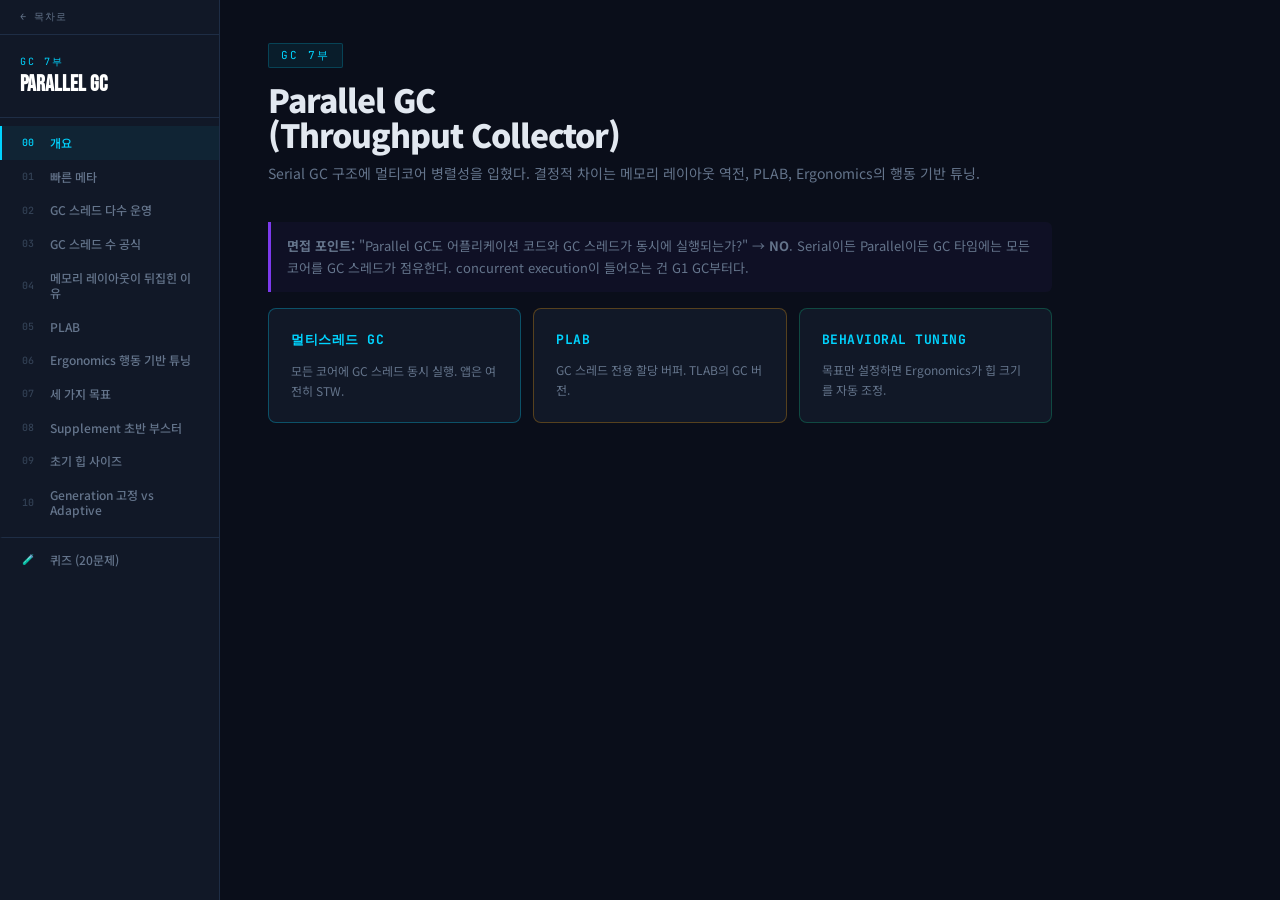
<file: part7.html>
<!DOCTYPE html>
<html lang="ko">
<head>
<meta charset="UTF-8">
<meta name="viewport" content="width=device-width, initial-scale=1.0">
<title>GC 7부 — Parallel GC</title>
<link href="https://fonts.googleapis.com/css2?family=Noto+Sans+KR:wght@300;400;500;700;900&family=JetBrains+Mono:wght@400;700&family=Bebas+Neue&display=swap" rel="stylesheet">
<link rel="stylesheet" href="style.css">
</head>
<body>
<nav id="sidebar">
  <a class="nav-home" href="index.html">← 목차로</a>
  <div class="logo"><div class="tag">GC 7부</div><h1 style="font-family:var(--display);font-size:22px;color:#fff;margin-top:4px;">Parallel GC</h1></div>
  <nav>
<div class="nav-item active" onclick="goTo('s0')"><span class="num">00</span> 개요</div>
<div class="nav-item" onclick="goTo('s1')"><span class="num">01</span> 빠른 메타</div>
<div class="nav-item" onclick="goTo('s2')"><span class="num">02</span> GC 스레드 다수 운영</div>
<div class="nav-item" onclick="goTo('s3')"><span class="num">03</span> GC 스레드 수 공식</div>
<div class="nav-item" onclick="goTo('s4')"><span class="num">04</span> 메모리 레이아웃이 뒤집힌 이유</div>
<div class="nav-item" onclick="goTo('s5')"><span class="num">05</span> PLAB</div>
<div class="nav-item" onclick="goTo('s6')"><span class="num">06</span> Ergonomics 행동 기반 튜닝</div>
<div class="nav-item" onclick="goTo('s7')"><span class="num">07</span> 세 가지 목표</div>
<div class="nav-item" onclick="goTo('s8')"><span class="num">08</span> Supplement 초반 부스터</div>
<div class="nav-item" onclick="goTo('s9')"><span class="num">09</span> 초기 힙 사이즈</div>
<div class="nav-item" onclick="goTo('s10')"><span class="num">10</span> Generation 고정 vs Adaptive</div>
    <div class="nav-item" onclick="goTo('quiz')" style="margin-top:10px;border-top:1px solid var(--border);padding-top:14px;"><span class="num">🧪</span> 퀴즈 (20문제)</div>
  </nav>
</nav>
<main id="main">
<div class="section active" id="s0">
  <div class="section-header"><div class="chip">GC 7부</div><h2>Parallel GC<br>(Throughput Collector)</h2><p>Serial GC 구조에 멀티코어 병렬성을 입혔다. 결정적 차이는 메모리 레이아웃 역전, PLAB, Ergonomics의 행동 기반 튜닝.</p></div>
  <div class="info-box purple"><strong>면접 포인트:</strong> "Parallel GC도 어플리케이션 코드와 GC 스레드가 동시에 실행되는가?" → <strong>NO</strong>. Serial이든 Parallel이든 GC 타임에는 모든 코어를 GC 스레드가 점유한다. concurrent execution이 들어오는 건 G1 GC부터다.</div>
  <div style="display:grid;grid-template-columns:1fr 1fr 1fr;gap:12px;margin-top:16px;">
    <div class="card" style="border-color:rgba(0,212,255,.3);"><h3>멀티스레드 GC</h3><p style="font-size:12px;color:var(--text-dim);line-height:1.6;">모든 코어에 GC 스레드 동시 실행. 앱은 여전히 STW.</p></div>
    <div class="card" style="border-color:rgba(245,158,11,.3);"><h3>PLAB</h3><p style="font-size:12px;color:var(--text-dim);line-height:1.6;">GC 스레드 전용 할당 버퍼. TLAB의 GC 버전.</p></div>
    <div class="card" style="border-color:rgba(16,185,129,.3);"><h3>Behavioral Tuning</h3><p style="font-size:12px;color:var(--text-dim);line-height:1.6;">목표만 설정하면 Ergonomics가 힙 크기를 자동 조정.</p></div>
  </div>
</div>
<div class="section" id="s1">
  <div class="section-header"><div class="chip">Chapter 01</div><h2>빠른 메타</h2></div>
  <div class="card"><h3>Parallel GC 핵심 정보</h3>
    <table class="data-table"><thead><tr><th>항목</th><th>값</th></tr></thead>
    <tbody>
      <tr><td class="highlight">호칭</td><td>Parallel GC / Throughput Collector / Throughput GC</td></tr>
      <tr><td class="highlight">활성화 옵션</td><td class="code">-XX:+UseParallelGC</td></tr>
      <tr><td class="highlight">Young 알고리즘</td><td>PSScavenge (parallel copying) — 로그: <span class="code">PSYoungGen</span></td></tr>
      <tr><td class="highlight">Old 알고리즘 (현재)</td><td>PSParallelCompact (mark → summary → compact 3단계 병렬) — 로그: <span class="code">ParOldGen</span></td></tr>
      <tr><td class="highlight">Old 알고리즘 (초창기)</td><td>PSMarkSweep (싱글 스레드) — 로그: <span class="code">PSOldGen</span></td></tr>
      <tr><td class="highlight">Stop-the-world</td><td><strong style="color:var(--danger);">항상 발생</strong> (concurrent 없음)</td></tr>
      <tr><td class="highlight">JDK 8까지</td><td>서버 클래스 머신 디폴트 GC</td></tr>
      <tr><td class="highlight">현재 디폴트</td><td>G1 GC</td></tr>
    </tbody></table></div>
</div>
<div class="section" id="s2">
  <div class="section-header"><div class="chip">Chapter 02</div><h2>GC 스레드 다수 운영</h2></div>
  <div class="card" style="margin-bottom:16px;"><h3>Serial vs Parallel 비교</h3>
    <div class="code-block">Serial GC:   GC time → [ GC thread 1 ]  나머지 코어는 idle
                               singleton

Parallel GC: GC time → [ GC1 ][ GC2 ][ GC3 ][ GC4 ]
                        모든 코어에 GC 스레드 동시 실행
                        어플리케이션 스레드는 모두 정지 (STW)</div></div>
  <div class="card"><h3>머신 스펙별 성능 특성</h3>
    <table class="data-table"><thead><tr><th>머신</th><th>Parallel vs Serial</th></tr></thead>
    <tbody>
      <tr><td class="highlight">싱글 코어</td><td>오히려 Parallel이 손해. PLAB/work-stealing 등 동기화 코드 경로가 그대로 작동해 오버헤드만 추가</td></tr>
      <tr><td class="highlight">듀얼 코어 + 중대형 힙</td><td>Parallel이 약간 우세</td></tr>
      <tr><td class="highlight">멀티코어 (4+)</td><td><strong style="color:var(--accent3);">Parallel 명백히 우세</strong>, 코어 늘수록 격차 커짐</td></tr>
    </tbody></table></div>
</div>
<div class="section" id="s3">
  <div class="section-header"><div class="chip">Chapter 03</div><h2>GC 스레드 수 공식</h2><p>Ergonomics 디폴트 — n = 가용 CPU 수.</p></div>
  <div class="card" style="margin-bottom:16px;"><h3>공식</h3>
    <div class="code-block">n ≤ 8  →  GC 스레드 수 = n
n > 8  →  GC 스레드 수 = 8 + (n - 8) × 5/8  (소수점 버림)</div></div>
  <div class="card" style="margin-bottom:16px;"><h3>예시 계산</h3>
    <table class="data-table"><thead><tr><th>n (코어/HW스레드)</th><th>GC 스레드 수</th><th>계산</th></tr></thead>
    <tbody>
      <tr><td>1</td><td class="highlight">1</td><td>—</td></tr>
      <tr><td>4</td><td class="highlight">4</td><td>—</td></tr>
      <tr><td>8</td><td class="highlight">8</td><td>—</td></tr>
      <tr><td>12</td><td class="highlight">10</td><td>8 + (4 × 5/8) = 8 + 2</td></tr>
      <tr><td>16</td><td class="highlight">13</td><td>8 + (8 × 5/8) = 8 + 5</td></tr>
      <tr><td>32</td><td class="highlight">23</td><td>8 + (24 × 5/8) = 8 + 15</td></tr>
    </tbody></table></div>
  <div class="info-box">왜 5/8로 떨어뜨리나? → <strong>스레드 간 동기화 오버헤드</strong>가 늘기 때문. 코어 수만큼 무한정 늘리면 오히려 손해. <span class="tag-inline">-XX:ParallelGCThreads=N</span>으로 직접 명시 가능.</div>
</div>
<div class="section" id="s4">
  <div class="section-header"><div class="chip">Chapter 04</div><h2>메모리 레이아웃이<br>뒤집힌 이유</h2></div>
  <div class="card" style="margin-bottom:16px;"><h3>Serial vs Parallel 레이아웃</h3>
    <div class="code-block">가상 주소 공간          낮은 주소 ────────────► 높은 주소

Serial GC:   [ Young (Eden+S0+S1) ][ Old ]

Parallel GC: [ Old ][ Young ]
              └ 시작 시점에 boundary 고정 (PIN) ┘</div></div>
  <div class="card" style="margin-bottom:16px;"><h3>왜 뒤집혔나? — UseAdaptiveGCBoundary</h3>
    <div style="display:flex;flex-direction:column;gap:7px;margin-bottom:12px;">
      <div style="padding:10px;background:var(--surface2);border-radius:4px;font-size:13px;"><strong>문제:</strong> Serial 레이아웃[Young|Old]으로는 boundary를 못 옮김 — Old 객체들이 바로 옆 경계에 붙어있어서</div>
      <div style="padding:10px;background:var(--surface2);border-radius:4px;font-size:13px;"><strong>조건:</strong> Serial의 '왼쪽부터 차곡차곡 콤팩트' 알고리즘을 재사용해야 함</div>
      <div style="padding:10px;background:var(--surface2);border-radius:4px;font-size:13px;"><strong>해결:</strong> [Old(왼쪽부터 채움)][↔경계이동↔][Young] → Old는 Serial 알고리즘 그대로 재사용 가능</div>
    </div>
    <div class="info-box yellow" style="margin-bottom:0;">UseAdaptiveGCBoundary는 JDK 16에서 expired (에러). 하지만 <strong>레이아웃은 그대로 남았다.</strong> JDK 25: "The generation boundary is fixed at startup."</div></div>
</div>
<div class="section" id="s5">
  <div class="section-header"><div class="chip">Chapter 05</div><h2>PLAB</h2><p>Promotion Local Allocation Buffer — GC 스레드 전용 할당 버퍼.</p></div>
  <div class="card" style="margin-bottom:16px;"><h3>TLAB vs PLAB 비교</h3>
    <table class="data-table"><thead><tr><th>항목</th><th>TLAB</th><th>PLAB</th></tr></thead>
    <tbody>
      <tr><td class="highlight">풀네임</td><td>Thread Local Allocation Buffer</td><td>Promotion Local Allocation Buffer</td></tr>
      <tr><td class="highlight">누구에게 할당</td><td>어플리케이션 스레드</td><td>GC 스레드</td></tr>
      <tr><td class="highlight">위치</td><td>Eden 안</td><td>Survivor(To) + Old Generation</td></tr>
      <tr><td class="highlight">목적</td><td>객체 할당 시 스레드 간 동기화 회피</td><td>Survivor 복사/Old promotion 시 GC 스레드 간 동기화 회피</td></tr>
    </tbody></table></div>
  <div class="card"><h3>기본 PLAB 크기 (64비트)</h3>
    <div class="code-block">YoungPLABSize = 4096 words = 32 KB
OldPLABSize   = 1024 words =  8 KB  (Old에선 PLAB가 더 작음)</div></div>
</div>
<div class="section" id="s6">
  <div class="section-header"><div class="chip">Chapter 06</div><h2>Ergonomics<br>행동 기반 튜닝</h2></div>
  <div class="card" style="margin-bottom:16px;"><h3>Serial vs Parallel Ergonomics 차이</h3>
    <div style="display:grid;grid-template-columns:1fr 1fr;gap:12px;">
      <div style="border:1px solid var(--border);border-radius:6px;padding:14px;">
        <div style="font-family:var(--mono);font-size:11px;color:var(--text-dim);margin-bottom:6px;">Serial GC</div>
        <p style="font-size:12px;color:var(--text-dim);">low-level 옵션으로 한 땀 한 땀 튜닝. (-Xmn, NewRatio, SurvivorRatio 등)</p>
      </div>
      <div style="border:1px solid rgba(0,212,255,.3);border-radius:6px;padding:14px;">
        <div style="font-family:var(--mono);font-size:11px;color:var(--accent);margin-bottom:6px;">Parallel GC</div>
        <p style="font-size:12px;color:var(--text-dim);">"내가 원하는 목표"만 정해주면 ergonomics가 generation size 등 파라미터를 자동 조정.</p>
      </div>
    </div></div>
</div>
<div class="section" id="s7">
  <div class="section-header"><div class="chip">Chapter 07</div><h2>세 가지 목표<br>(우선순위 순)</h2></div>
  <div class="card" style="margin-bottom:16px;"><h3>목표 옵션</h3>
    <table class="data-table"><thead><tr><th>우선순위</th><th>목표</th><th>VM 옵션</th><th>디폴트</th></tr></thead>
    <tbody>
      <tr><td class="highlight">1순위</td><td>Max GC Pause</td><td class="code">-XX:MaxGCPauseMillis=N</td><td><strong style="color:var(--danger);">no limit</strong></td></tr>
      <tr><td class="highlight">2순위</td><td>Throughput</td><td class="code">-XX:GCTimeRatio=N</td><td>99 → GC 1% 목표</td></tr>
      <tr><td class="highlight">3순위</td><td>Footprint</td><td>(직접 옵션 없음)</td><td>위 둘 충족 시 자동 축소</td></tr>
    </tbody></table>
    <div class="info-box" style="margin-top:12px;margin-bottom:0;">MaxGCPauseMillis 디폴트가 no limit이라서 사실상 <strong>Throughput Collector</strong>가 되는 것.</div></div>
  <div class="card"><h3>목표 간 트레이드오프</h3>
    <table class="data-table"><thead><tr><th>상황</th><th>힙</th><th>결과</th></tr></thead>
    <tbody>
      <tr><td class="highlight">Pause 목표 미달</td><td>↓ 축소 (5%씩)</td><td>1회 GC 짧아짐. Throughput은 떨어질 수 있음</td></tr>
      <tr><td class="highlight">Throughput 목표 미달</td><td>↑ 확장 (20%씩, Young/Old 동시)</td><td>GC 빈도 감소. 1회 STW는 길어질 수 있음</td></tr>
    </tbody></table>
    <div class="info-box yellow" style="margin-top:12px;margin-bottom:0;">⚠️ Max Pause를 너무 빡빡하게 잡으면 힙이 계속 줄어 GC 너무 자주 발생 → 누적 GC 타임이 오히려 늘어남. "STW 짧게 = 무조건 좋다"가 아님.</div></div>
</div>
<div class="section" id="s8">
  <div class="section-header"><div class="chip">Chapter 08</div><h2>Supplement<br>초반 부스터</h2></div>
  <div class="card" style="margin-bottom:16px;"><h3>동작 원리</h3>
    <div class="code-block">초기: 증가율 = Increment(20%) + Supplement(80%) = 100%
시간 지남: Supplement는 n번 GC마다 절반씩 감쇠 (>> 1, 비트 시프트)
결국: Supplement → 0, Increment(20%)만 남음</div>
    <div class="info-box purple" style="margin-top:12px;margin-bottom:0;">소스 코드 실제 동작:<br><code>if ((collection_count % decay) == 0) supplement = supplement >> 1;</code><br>→ n번 컬렉션마다 supplement를 절반으로. "supplement에서 8을 뺀다" / "8로 나눈다" 등은 틀린 설명.</div></div>
  <div class="card"><h3>Young GC 횟수별 총 증가율</h3>
    <table class="data-table"><thead><tr><th>Young GC 횟수</th><th>Supplement</th><th>총 증가율</th></tr></thead>
    <tbody>
      <tr><td>0~7</td><td>80%</td><td class="highlight">100%</td></tr>
      <tr><td>8~15</td><td>40%</td><td class="highlight">60%</td></tr>
      <tr><td>16~23</td><td>20%</td><td class="highlight">40%</td></tr>
      <tr><td>24~31</td><td>10%</td><td class="highlight">30%</td></tr>
      <tr><td>결국</td><td>0</td><td class="highlight">20% (Increment만)</td></tr>
    </tbody></table></div>
</div>
<div class="section" id="s9">
  <div class="section-header"><div class="chip">Chapter 09</div><h2>초기 힙 사이즈 디폴트</h2></div>
  <div class="card"><h3>Parallel GC 초기 힙 사이즈</h3>
    <div class="code-block">InitialHeapSize = 머신 메모리 / 64
MaxHeapSize     = 머신 메모리 / 4
MaxYoungGen     = MaxHeapSize × 1/3</div>
    <div class="info-box" style="margin-top:12px;margin-bottom:0;">Max Pause + Throughput <strong>둘 다 충족하는 동안엔 힙이 조금씩 감소</strong> → 안 쓰는 메모리는 OS에 uncommit → 같은 머신의 다른 프로세스 가용.</div></div>
</div>
<div class="section" id="s10">
  <div class="section-header"><div class="chip">Chapter 10</div><h2>Generation 사이즈<br>고정 vs Adaptive</h2></div>
  <div class="card" style="margin-bottom:16px;"><h3>사이즈를 고정시키는 조합</h3>
    <table class="data-table"><thead><tr><th>조합</th><th>결과</th></tr></thead>
    <tbody>
      <tr><td class="code">-Xms == -Xmx</td><td>전체 힙 고정. Young/Old 비율은 ergonomics가 조정 가능</td></tr>
      <tr><td class="code">-XX:NewSize == -XX:MaxNewSize</td><td>Young 고정. Old만 ergonomics가 조정</td></tr>
      <tr><td class="code">-Xms == -Xmx 그리고 NewSize == MaxNewSize</td><td class="highlight">Young/Old 모두 고정 → adaptive 사실상 무력화</td></tr>
      <tr><td class="code">-Xmn N</td><td>NewSize == MaxNewSize == N과 동일</td></tr>
    </tbody></table></div>
  <div class="info-box yellow">⚠️ <strong>배치 워크로드의 역설</strong>: Parallel GC를 선택한 이유 = behavioral tuning 위임. 그런데 Xms=Xmx로 고정하면 adaptive 핵심 기능 무력화. Parallel을 선택한 의미가 사라짐. 배치 워크로드에서는 <strong>Xms &lt; Xmx로 두는 게 오히려 맞을 수 있다</strong>. 서버 어플리케이션과는 다른 의사결정 라인.</div>
</div>
<div id="quiz-section" style="display:none;">
  <div class="section-header"><div class="chip">퀴즈</div><h2>실력 확인 — 20문제</h2><p>7부 핵심 개념 점검.</p></div>
  <div id="quizMain">
    <div class="quiz-progress-bar"><div class="quiz-progress-fill" id="qProgressFill" style="width:0%"></div></div>
    <div class="quiz-q-count" id="qCount">1 / 20</div>
    <div class="quiz-question" id="qText"></div>
    <div class="quiz-options" id="qOptions"></div>
    <div class="quiz-explanation" id="qExplanation"></div>
    <button class="btn btn-primary" id="qNextBtn" style="display:none;" onclick="quizNext()">다음 문제 →</button>
  </div>
  <div class="quiz-result" id="quizResult">
    <div class="score-num" id="quizScore"></div>
    <p id="quizComment"></p>
    <button class="btn btn-ghost" style="margin-top:24px;" onclick="quizRestart()">다시 풀기</button>
  </div>
</div>
</main>
<script>
const questions = [{"q": "Parallel GC가 'Throughput Collector'로 불리는 이유는?", "opts": ["GC 스레드가 많아서", "MaxGCPauseMillis 디폴트가 no limit이라 사실상 Throughput 최적화에만 집중하기 때문", "Concurrent GC라서", "메모리를 절약하기 때문"], "ans": 1, "exp": "<strong>MaxGCPauseMillis 디폴트 = no limit</strong>. Pause Time 목표가 없으니 사실상 Throughput(GCTimeRatio=99, 즉 GC 1% 목표)만 추구하는 Throughput Collector가 된다."}, {"q": "Parallel GC도 어플리케이션과 GC가 concurrent 실행되나?", "opts": ["예, 멀티스레드라서 가능", "아니다. 전 영역 STW. 어플리케이션-GC concurrent는 CMS/G1부터", "부분적으로 가능", "힙 크기에 따라 다름"], "ans": 1, "exp": "<strong>아니다. Parallel GC도 전 영역 STW</strong>. GC 스레드끼리만 병렬. 어플리케이션과 GC가 concurrent 실행되는 것은 CMS/G1부터 등장한다. 이게 결정적인 분기점."}, {"q": "GC 스레드 수 공식에서 CPU 코어 수 n=12일 때 GC 스레드 수는?", "opts": ["12", "8", "10", "13"], "ans": 2, "exp": "n > 8이면: 8 + (n-8) × 5/8 (소수점 버림). n=12: <strong>8 + (12-8) × 5/8 = 8 + 4×5/8 = 8 + 2 = 10</strong>."}, {"q": "GC 스레드 수 공식이 n>8일 때 비율을 5/8로 떨어뜨리는 이유는?", "opts": ["JVM 버그", "스레드 간 동기화 오버헤드가 늘기 때문 — 코어 수만큼 늘리면 오히려 손해", "법적 제한", "메모리 부족"], "ans": 1, "exp": "코어 수가 많아질수록 <strong>스레드 간 동기화 오버헤드</strong>가 증가. 코어 수만큼 무한정 GC 스레드를 늘리면 오히려 성능이 손해. 5/8로 점진적으로 늘려 최적점을 찾는다."}, {"q": "Serial GC와 Parallel GC의 메모리 레이아웃 차이는?", "opts": ["Serial: [Old][Young], Parallel: [Young][Old]", "Serial: [Young][Old], Parallel: [Old][Young]", "둘 다 [Young][Old]", "둘 다 [Old][Young]"], "ans": 1, "exp": "<strong>Serial: [Young][Old]</strong> (낮은 주소에 Young). <strong>Parallel: [Old][Young]</strong> (낮은 주소에 Old). UseAdaptiveGCBoundary와 Serial의 콤팩트 알고리즘 재사용 때문에 레이아웃이 뒤집혔다."}, {"q": "Parallel GC 레이아웃이 [Old][Young]으로 뒤집힌 핵심 이유는?", "opts": ["성능 최적화를 위해", "deprecated UseAdaptiveGCBoundary 지원 + Serial의 '왼쪽부터 콤팩트' 알고리즘 재사용을 위해", "JVM 설계 실수", "OS 요구사항"], "ans": 1, "exp": "Old를 왼쪽에 두면 ① <strong>UseAdaptiveGCBoundary 지원</strong> (경계 이동) 가능 ② <strong>Serial의 '왼쪽부터 차곡차곡 콤팩트' 알고리즘을 Old에 그대로 재사용</strong> 가능. 옵션은 JDK 16 expired됐지만 레이아웃은 남았다."}, {"q": "JDK 25에서 Parallel GC의 generation boundary는?", "opts": ["GC마다 동적으로 변경", "JVM 시작 시점에 고정되어 절대 움직이지 않음", "매 Full GC마다 조정", "Ergonomics가 분마다 조정"], "ans": 1, "exp": "OpenJDK 25 소스 코드: <strong>'The generation boundary is fixed at startup.'</strong> JVM 시작 시점에 boundary 결정되고 절대 안 움직임. AI가 '경계가 왔다갔다 한다'고 잘못 설명하는 경우가 많음."}, {"q": "PLAB(Promotion Local Allocation Buffer)와 TLAB의 차이는?", "opts": ["PLAB는 앱 스레드용, TLAB는 GC 스레드용", "TLAB는 앱 스레드용(Eden), PLAB는 GC 스레드용(Survivor+Old)", "둘 다 Eden에 위치", "둘 다 GC 스레드용"], "ans": 1, "exp": "<strong>TLAB</strong>: 앱 스레드에 할당 → Eden. <strong>PLAB</strong>: GC 스레드에 할당 → Survivor To + Old Generation. Survivor 복사/Old promotion 시 GC 스레드 간 동기화 회피 목적."}, {"q": "Young PLAB와 Old PLAB의 기본 크기(64비트)는?", "opts": ["둘 다 32KB", "YoungPLABSize=32KB(4096 words), OldPLABSize=8KB(1024 words)", "YoungPLABSize=8KB, OldPLABSize=32KB", "둘 다 8KB"], "ans": 1, "exp": "<strong>YoungPLABSize = 4096 words = 32KB</strong>, <strong>OldPLABSize = 1024 words = 8KB</strong>. Old에서 PLAB가 더 작다."}, {"q": "Ergonomics의 세 가지 목표 우선순위 순서는?", "opts": ["Throughput > Max Pause > Footprint", "Max Pause > Throughput > Footprint", "Footprint > Max Pause > Throughput", "Max Pause > Footprint > Throughput"], "ans": 1, "exp": "<strong>1순위: Max GC Pause (MaxGCPauseMillis)</strong> → 2순위: Throughput (GCTimeRatio) → 3순위: Footprint (직접 옵션 없음, 위 둘 충족 시 자동 축소)."}, {"q": "Ergonomics의 확장률(20%)과 축소율(5%)이 비대칭인 이유는?", "opts": ["버그", "Throughput collector의 본성 — 늘릴 때 공격적, 줄일 때 신중", "OS 정책", "GC 스레드 수 때문"], "ans": 1, "exp": "<strong>Throughput collector의 본성</strong>. 줄일 땐 천천히(5% = 20% ÷ 4 = YoungGenerationSizeIncrement / AdaptiveSizeDecrementScaleFactor), 늘릴 땐 시원하게(20%)."}, {"q": "Supplement 초반 부스터가 작동하는 방식은?", "opts": ["GC 횟수마다 20%씩 증가", "JVM 시작 직후 초기 증가율 = Increment(20%) + Supplement(80%) = 100%, 이후 n번 GC마다 절반씩 감쇠", "매 GC마다 고정 80% 추가", "Supplement는 축소에만 영향"], "ans": 1, "exp": "<strong>초기: 증가율 = 20% + 80% = 100%</strong>. 이후 n번 컬렉션마다 supplement를 절반으로(bit shift >> 1). 결국 Increment(20%)만 남음. Supplement는 확장에만 영향, 축소에는 없음."}, {"q": "Supplement Decay의 실제 동작(소스 코드 기준)은?", "opts": ["supplement에서 decay 값을 빼기", "supplement를 decay로 나누기", "n번 컬렉션마다 supplement를 비트 시프트(>> 1) = 절반으로", "n번마다 20% 감소"], "ans": 2, "exp": "소스 코드: <code>if((collection_count % decay) == 0) supplement = supplement >> 1;</code> <strong>비트 시프트 = ÷ 2</strong>. 'supplement에서 8을 뺀다' / 'supplement를 8로 나눈다' 등은 모두 틀린 설명."}, {"q": "Parallel GC의 초기 힙 사이즈 디폴트는?", "opts": ["InitialHeapSize = 머신 메모리 / 4", "InitialHeapSize = 머신 메모리 / 64, MaxHeapSize = 머신 메모리 / 4", "InitialHeapSize = 1GB, MaxHeapSize = 4GB", "모두 Ergonomics가 결정"], "ans": 1, "exp": "<strong>InitialHeapSize = 머신 메모리 / 64, MaxHeapSize = 머신 메모리 / 4, MaxYoungGen = MaxHeapSize × 1/3</strong>. Max Pause + Throughput 둘 다 충족 시 힙이 조금씩 감소 → OS에 uncommit."}, {"q": "-Xms = -Xmx 설정이 Parallel GC의 Behavioral Tuning에 미치는 영향은?", "opts": ["Ergonomics가 더 잘 동작함", "Adaptive sizing의 핵심 기능이 사실상 무력화됨 — Parallel 선택 의미가 사라짐", "Young/Old 비율만 고정됨", "PLAB 크기만 고정됨"], "ans": 1, "exp": "Parallel GC를 배치 워크로드에 선택한 이유 = behavioral tuning을 ergonomics에 맡기기 위함. 그런데 Xms=Xmx로 고정하면 <strong>adaptive 핵심 기능 무력화</strong> → Parallel을 선택한 의미가 사라짐. 배치 워크로드에선 Xms &lt; Xmx가 오히려 맞을 수 있다."}, {"q": "Parallel GC의 Young GC 알고리즘과 로그 prefix는?", "opts": ["PSMarkSweep / PSOldGen", "PSScavenge (parallel copying) / PSYoungGen", "PSParallelCompact / ParOldGen", "DefNew / Young"], "ans": 1, "exp": "Young GC: <strong>PSScavenge (parallel copying)</strong> — root부터 따라가며 To-Survivor/Old로 복사. 로그: <strong>PSYoungGen</strong>."}, {"q": "Parallel GC의 Full GC 알고리즘과 로그 prefix는?", "opts": ["PSScavenge / PSYoungGen", "PSParallelCompact (mark→summary→compact 3단계 병렬) / ParOldGen", "Mark-Copy / OldGen", "DefNew / Tenured"], "ans": 1, "exp": "Full GC: <strong>PSParallelCompact</strong> (mark → summary → compact 3단계 병렬). 로그: <strong>ParOldGen</strong>. 초기 Parallel GC Old 알고리즘은 PSMarkSweep(싱글 스레드, PSOldGen)이었다."}, {"q": "GCTimeRatio=9의 의미는?", "opts": ["GC가 전체 시간의 9%", "GC time : app time = 1 : 9 → GC 10% 목표", "GC가 9초마다 실행", "Throughput 90% 목표, GC 10% 허용"], "ans": 3, "exp": "GC Time Ratio = 1/(1+N). GCTimeRatio=9 → 1/(1+9) = <strong>10% GC 시간 허용 (목표가 헐거워짐)</strong>. GCTimeRatio=99 → 1% GC, 99% 앱. 숫자가 클수록 GC 비중이 작은 것이 목표."}, {"q": "싱글 코어 머신에서 Parallel GC를 쓰면?", "opts": ["Serial보다 빠름", "오히려 Parallel이 손해 — PLAB/work-stealing 등 다중스레드 동기화 코드가 그대로 작동해 오버헤드만 추가", "성능 동일", "GC가 비활성화됨"], "ans": 1, "exp": "<strong>싱글 코어에서는 Parallel이 오히려 손해</strong>. GC 스레드가 1개여도 PLAB, work-stealing 등 다중스레드 동기화 코드 경로가 그대로 작동해 오버헤드만 추가된다."}, {"q": "-XX:ParallelGCThreads=N 옵션이 의미 있는 경우는?", "opts": ["항상 명시해야 함", "한 머신에 여러 JVM을 띄울 때 — GC 스레드 수를 제한해 다른 JVM과 CPU를 나눌 수 있음", "힙 크기가 4GB 이상일 때만", "Java 버전에 상관없이"], "ans": 1, "exp": "Default는 0 = Ergonomics에 위임. <strong>한 머신에 여러 JVM을 띄울 때</strong> 각 JVM의 GC 스레드 수를 명시적으로 제한해 CPU를 나눠 쓰는 것이 의미 있다."}];

let qIdx=0,score=0,answered=false;
function goTo(id){
  document.querySelectorAll('.section').forEach(s=>s.classList.remove('active'));
  document.querySelectorAll('.nav-item').forEach(n=>n.classList.remove('active'));
  const qs=document.getElementById('quiz-section');
  if(id==='quiz'){
    document.querySelectorAll('.section').forEach(s=>s.style.display='none');
    qs.style.display='block'; quizStart();
  } else {
    qs.style.display='none';
    document.querySelectorAll('.section').forEach(s=>s.style.display='');
    const t=document.getElementById(id); if(t)t.classList.add('active');
  }
  document.querySelectorAll('.nav-item').forEach(n=>{
    if((id==='quiz'&&n.textContent.includes('퀴즈'))||n.getAttribute('onclick')?.includes(id))n.classList.add('active');
  });
}
function quizStart(){qIdx=0;score=0;answered=false;document.getElementById('quizMain').style.display='block';document.getElementById('quizResult').classList.remove('show');renderQ();}
function renderQ(){
  answered=false;
  const q=questions[qIdx];
  document.getElementById('qCount').textContent=`${qIdx+1} / ${questions.length}`;
  document.getElementById('qProgressFill').style.width=`${(qIdx/questions.length)*100}%`;
  document.getElementById('qText').textContent=q.q;
  document.getElementById('qExplanation').className='quiz-explanation';
  document.getElementById('qNextBtn').style.display='none';
  const keys=['A','B','C','D'];
  const c=document.getElementById('qOptions');c.innerHTML='';
  q.opts.forEach((opt,i)=>{
    const b=document.createElement('button');b.className='quiz-opt';
    b.innerHTML=`<span class="opt-key">${keys[i]}</span>${opt}`;
    b.onclick=()=>selectAnswer(i);c.appendChild(b);
  });
}
function selectAnswer(i){
  if(answered)return;answered=true;
  const q=questions[qIdx];
  const btns=document.querySelectorAll('.quiz-opt');
  btns.forEach(b=>b.disabled=true);
  if(i===q.ans){btns[i].classList.add('correct');score++;}
  else{btns[i].classList.add('wrong');btns[q.ans].classList.add('correct');}
  const exp=document.getElementById('qExplanation');exp.innerHTML=q.exp;exp.classList.add('show');
  document.getElementById('qNextBtn').style.display='inline-block';
  document.getElementById('qNextBtn').textContent=qIdx<questions.length-1?'다음 문제 →':'결과 보기 →';
}
function quizNext(){qIdx++;if(qIdx>=questions.length)showResult();else renderQ();}
function showResult(){
  document.getElementById('quizMain').style.display='none';
  const pct=Math.round((score/questions.length)*100);
  document.getElementById('quizScore').textContent=`${score} / ${questions.length}`;
  let c='';
  if(pct>=90)c='완벽합니다 🎉 다음 파트로!';
  else if(pct>=70)c='잘 하셨어요 👍 틀린 챕터를 복습해보세요.';
  else if(pct>=50)c='절반 통과 ✨ 핵심 챕터를 한 번 더 읽어보세요.';
  else c='복습이 필요해요 📖 처음부터 다시 읽어보세요.';
  document.getElementById('quizComment').textContent=`${pct}% 정답률 — ${c}`;
  document.getElementById('quizResult').classList.add('show');
}
function quizRestart(){quizStart();}

</script>
</body>
</html>
</file>
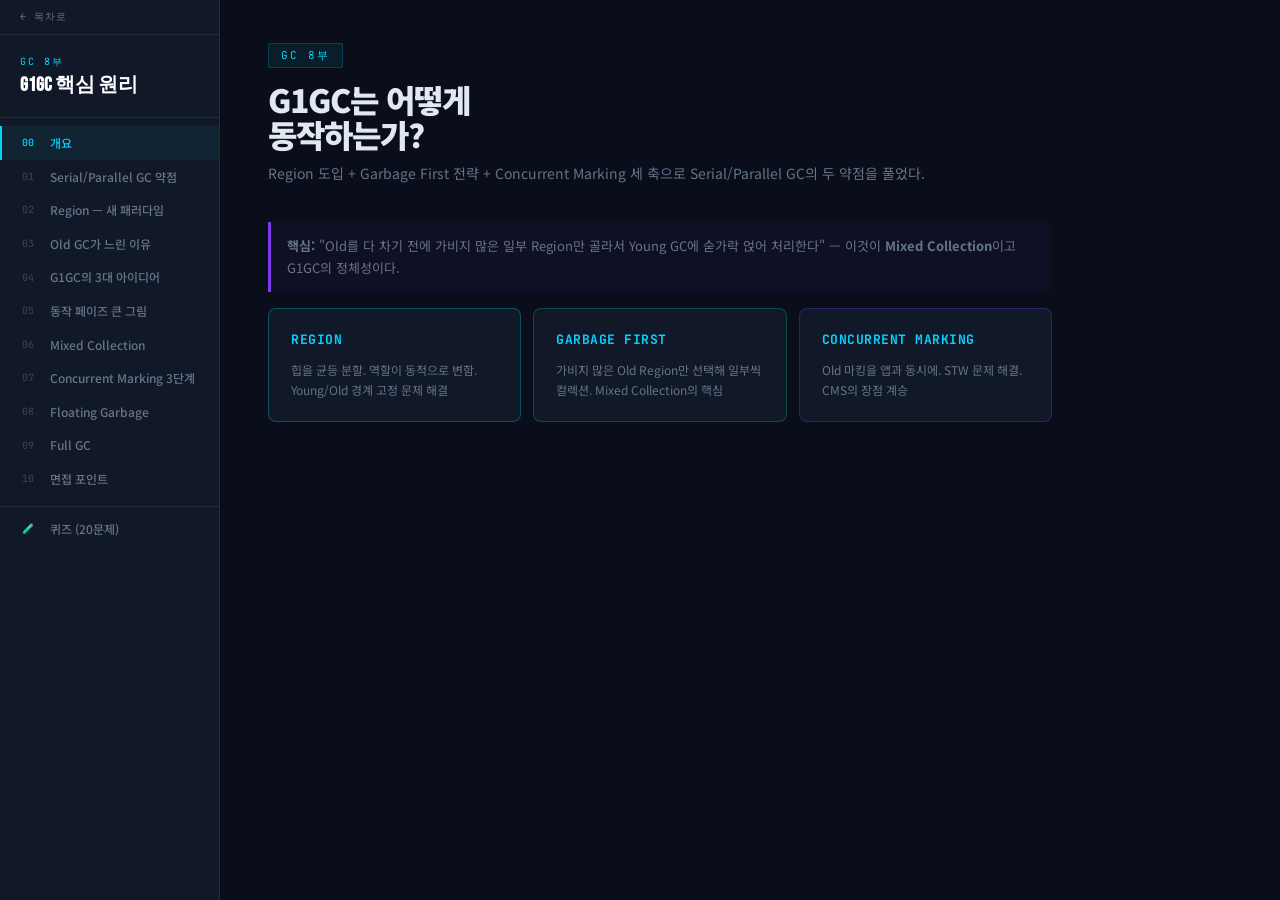
<file: part8.html>
<!DOCTYPE html>
<html lang="ko">
<head>
<meta charset="UTF-8">
<meta name="viewport" content="width=device-width, initial-scale=1.0">
<title>GC 8부 — G1GC 핵심 원리</title>
<link href="https://fonts.googleapis.com/css2?family=Noto+Sans+KR:wght@300;400;500;700;900&family=JetBrains+Mono:wght@400;700&family=Bebas+Neue&display=swap" rel="stylesheet">
<link rel="stylesheet" href="style.css">
</head>
<body>
<nav id="sidebar">
  <a class="nav-home" href="index.html">← 목차로</a>
  <div class="logo"><div class="tag">GC 8부</div><h1 style="font-family:var(--display);font-size:20px;color:#fff;margin-top:4px;line-height:1.2;">G1GC 핵심 원리</h1></div>
  <nav>
<div class="nav-item active" onclick="goTo('s0')"><span class="num">00</span> 개요</div>
<div class="nav-item" onclick="goTo('s1')"><span class="num">01</span> Serial/Parallel GC 약점</div>
<div class="nav-item" onclick="goTo('s2')"><span class="num">02</span> Region — 새 패러다임</div>
<div class="nav-item" onclick="goTo('s3')"><span class="num">03</span> Old GC가 느린 이유</div>
<div class="nav-item" onclick="goTo('s4')"><span class="num">04</span> G1GC의 3대 아이디어</div>
<div class="nav-item" onclick="goTo('s5')"><span class="num">05</span> 동작 페이즈 큰 그림</div>
<div class="nav-item" onclick="goTo('s6')"><span class="num">06</span> Mixed Collection</div>
<div class="nav-item" onclick="goTo('s7')"><span class="num">07</span> Concurrent Marking 3단계</div>
<div class="nav-item" onclick="goTo('s8')"><span class="num">08</span> Floating Garbage</div>
<div class="nav-item" onclick="goTo('s9')"><span class="num">09</span> Full GC</div>
<div class="nav-item" onclick="goTo('s10')"><span class="num">10</span> 면접 포인트</div>
    <div class="nav-item" onclick="goTo('quiz')" style="margin-top:10px;border-top:1px solid var(--border);padding-top:14px;"><span class="num">🧪</span> 퀴즈 (20문제)</div>
  </nav>
</nav>
<main id="main">
<div class="section active" id="s0">
  <div class="section-header"><div class="chip">GC 8부</div><h2>G1GC는 어떻게<br>동작하는가?</h2><p>Region 도입 + Garbage First 전략 + Concurrent Marking 세 축으로 Serial/Parallel GC의 두 약점을 풀었다.</p></div>
  <div class="info-box purple"><strong>핵심:</strong> "Old를 다 차기 전에 가비지 많은 일부 Region만 골라서 Young GC에 숟가락 얹어 처리한다" — 이것이 <strong>Mixed Collection</strong>이고 G1GC의 정체성이다.</div>
  <div style="display:grid;grid-template-columns:1fr 1fr 1fr;gap:12px;margin-top:16px;">
    <div class="card" style="border-color:rgba(0,212,255,.3);"><h3>Region</h3><p style="font-size:12px;color:var(--text-dim);line-height:1.6;">힙을 균등 분할. 역할이 동적으로 변함. Young/Old 경계 고정 문제 해결</p></div>
    <div class="card" style="border-color:rgba(16,185,129,.3);"><h3>Garbage First</h3><p style="font-size:12px;color:var(--text-dim);line-height:1.6;">가비지 많은 Old Region만 선택해 일부씩 컬렉션. Mixed Collection의 핵심</p></div>
    <div class="card" style="border-color:rgba(124,58,237,.3);"><h3>Concurrent Marking</h3><p style="font-size:12px;color:var(--text-dim);line-height:1.6;">Old 마킹을 앱과 동시에. STW 문제 해결. CMS의 장점 계승</p></div>
  </div>
</div>
<div class="section" id="s1">
  <div class="section-header"><div class="chip">Chapter 01</div><h2>Serial/Parallel GC<br>두 약점</h2></div>
  <div class="card" style="margin-bottom:16px;"><h3>두 가지 약점</h3>
    <table class="data-table"><thead><tr><th>약점</th><th>문제</th></tr></thead>
    <tbody>
      <tr><td class="highlight">① 모든 GC가 STW</td><td>멀티코어를 못 살림. CPU 코어 4·8개여도 GC 동안 모든 어플 스레드 정지</td></tr>
      <tr><td class="highlight">② Young/Old 경계 고정</td><td>프로세스 시작 시 결정. UseAdaptiveGCBoundary는 폐기됨. 트래픽 패턴이 바뀌어도 적응 불가</td></tr>
    </tbody></table></div>
  <div class="card"><h3>G1GC 해결책 두괄식</h3>
    <div class="info-box green" style="margin-bottom:0;">Old를 컬렉션할 때 <strong>Concurrent하게 동작</strong> + <strong>Region 개념 도입</strong>으로 두 약점을 동시에 해결.</div></div>
</div>
<div class="section" id="s2">
  <div class="section-header"><div class="chip">Chapter 02</div><h2>Region<br>— G1GC의 새 패러다임</h2></div>
  <div class="card" style="margin-bottom:16px;"><h3>Region 핵심 정의</h3>
    <div class="info-box purple" style="margin-bottom:14px;"><strong>Region = JVM 힙을 균등한 크기로 쪼갠 작은 단위.</strong> 각 Region이 동적으로 Eden/Survivor/Old/Humongous 역할을 부여받는다.</div>
    <div class="code-block">┌──┬──┬──┬──┐
│E │S │O │F │  ← 2차원으로 보여도 실제는 1차원
├──┼──┼──┼──┤
│E │O │S │H │
└──┴──┴──┴──┘
(E=Eden, S=Survivor, O=Old, F=Free, H=Humongous)</div></div>
  <div class="card" style="margin-bottom:16px;"><h3>Region 크기 결정</h3>
    <table class="data-table"><thead><tr><th>규칙</th><th>내용</th></tr></thead>
    <tbody>
      <tr><td class="highlight">목표</td><td>-Xmx를 디폴트 2048개 Region으로 나눈 크기</td></tr>
      <tr><td class="highlight">제약</td><td>1·2·4·8·16·32MB 중 2의 거듭제곱으로만 결정</td></tr>
      <tr><td class="highlight">불변</td><td>JVM 시작 시 한 번 결정 후 불변. -XX:G1HeapRegionSize로 강제 지정 가능</td></tr>
    </tbody></table></div>
  <div class="card"><h3>Free List로 관리</h3>
    <div class="code-block">Free List (linked list)
  top → [R1] → [R2] → [R3] → ... → [R8] ← tail

처음엔 모든 Region이 Free 상태
필요할 때마다 top에서 pop → 역할 부여
GC 후 비워진 Region은 다시 Free List로 반환
→ Region의 역할은 고정되지 않고 계속 바뀐다</div>
    <div class="info-box" style="margin-top:12px;margin-bottom:0;"><strong>Humongous Object</strong>: 한 Region 크기의 절반 초과(>50%). Humongous 전용 Region 할당. 여러 Region 크기면 연속된 Free Region들을 한 번에 할당.</div></div>
</div>
<div class="section" id="s3">
  <div class="section-header"><div class="chip">Chapter 03</div><h2>Old GC가<br>더 오래 걸리는 이유</h2></div>
  <div class="card" style="margin-bottom:16px;"><h3>핵심 전제</h3>
    <div class="info-box red" style="margin-bottom:14px;"><strong>GC는 가비지를 처리하는 게 아니라 살아있는 객체를 처리한다.</strong> 살아있는 객체가 많을수록 오래 걸린다. GC의 이름이 "garbage collector"라서 헷갈리지만 실은 <strong>live collector</strong>.</div></div>
  <div class="card"><h3>Old GC가 느린 3가지 이유</h3>
    <div style="display:flex;flex-direction:column;gap:10px;">
      <div style="border:1px solid rgba(239,68,68,.25);border-radius:6px;padding:14px 16px;">
        <div style="font-family:var(--mono);font-size:11px;color:var(--danger);margin-bottom:6px;">① 살아있는 객체가 더 많다</div>
        <p style="font-size:13px;color:var(--text-dim);">Young: 가비지 많음 → 살아있는 객체 적음 → 빠름. Old: 살아있는 객체 많음 (캐시·싱글톤 등) → 느림.</p>
      </div>
      <div style="border:1px solid rgba(239,68,68,.25);border-radius:6px;padding:14px 16px;">
        <div style="font-family:var(--mono);font-size:11px;color:var(--danger);margin-bottom:6px;">② 사이즈가 더 크다</div>
        <p style="font-size:13px;color:var(--text-dim);">Serial GC 기준 디폴트 Young:Old = 1:2. Old가 2배 큼 → 살아있는 객체 비율 같아도 절대량이 더 많음.</p>
      </div>
      <div style="border:1px solid rgba(239,68,68,.25);border-radius:6px;padding:14px 16px;">
        <div style="font-family:var(--mono);font-size:11px;color:var(--danger);margin-bottom:6px;">③ 알고리즘이 더 느리다</div>
        <table class="data-table" style="margin-top:8px;"><thead><tr><th>GC</th><th>Young 알고리즘</th><th>Old 알고리즘</th></tr></thead>
        <tbody>
          <tr><td>Serial</td><td>Mark-Copy</td><td class="highlight">Mark-Sweep-Compact (compact 비쌈)</td></tr>
          <tr><td>Parallel</td><td>Mark-Copy (병렬)</td><td class="highlight">Mark-Summary-Compact (여전히 compact)</td></tr>
          <tr><td>CMS</td><td>Mark-Copy</td><td class="highlight">Mark-Sweep (compact 없음 → 단편화 → Full GC)</td></tr>
        </tbody></table>
      </div>
    </div></div>
</div>
<div class="section" id="s4">
  <div class="section-header"><div class="chip">Chapter 04</div><h2>G1GC의 3대 아이디어</h2></div>
  <div class="card"><h3>약점 → 해결책 매핑</h3>
    <div style="display:flex;flex-direction:column;gap:10px;">
      <div style="border:1px solid rgba(0,212,255,.3);border-radius:6px;padding:14px 16px;">
        <div style="font-family:var(--mono);font-size:11px;color:var(--accent);margin-bottom:6px;">① Garbage First — Region 선택 컬렉션</div>
        <p style="font-size:13px;color:var(--text-dim);">Old Generation을 통째로 컬렉션하지 말고, <strong>가비지 많은 Old Region을 골라서 일부만 컬렉션</strong>. Old가 다 차기 전에 선제적으로. 이름의 어원: Garbage 1st.</p>
        <div class="code-block" style="margin-top:8px;font-size:11px;">가비지 많은 Region = 살아있는 객체 적음 = 컬렉션 빨리 끝남
                              ↓
                   Young GC에 숟가락 얹기 가능</div>
      </div>
      <div style="border:1px solid rgba(16,185,129,.3);border-radius:6px;padding:14px 16px;">
        <div style="font-family:var(--mono);font-size:11px;color:var(--accent3);margin-bottom:6px;">② Evacuation — Mark-Copy를 Old에도</div>
        <p style="font-size:13px;color:var(--text-dim);">Old가 다 차기 전에 컬렉션하므로 Free Region이 남아있음. 살아있는 Old 객체를 Free Region으로 <strong>대피(evacuate)</strong>. Compact 단계가 필요 없다 → 빠르다.</p>
      </div>
      <div style="border:1px solid rgba(124,58,237,.3);border-radius:6px;padding:14px 16px;">
        <div style="font-family:var(--mono);font-size:11px;color:var(--accent2);margin-bottom:6px;">③ Concurrent Marking</div>
        <p style="font-size:13px;color:var(--text-dim);">Old 객체 마킹은 어플리케이션 스레드와 <strong>동시 실행 (STW 아님)</strong>. CMS의 좋은 부분을 계승. CMS의 문제(단편화→Full GC 폭발)는 Evacuation으로 해결.</p>
      </div>
    </div></div>
</div>
<div class="section" id="s5">
  <div class="section-header"><div class="chip">Chapter 05</div><h2>G1GC 동작 페이즈<br>— 큰 그림</h2></div>
  <div class="card" style="margin-bottom:16px;"><h3>페이즈 흐름</h3>
    <div class="code-block">┌──────────────────────────────────────────────────────────┐
│                    Young-Only Phase                      │
│  ● ● ● ● ● ● ● ● ● ● ● ● ● ●  (Young GC만)           │
│                ↓                                         │
│       Old 객체 임계치(IHOP) 도달 (디폴트 45%)            │
│                ↓                                         │
│  ● [Concurrent Start]  (Young GC에 숟가락 얹기)          │
│  ● ● ● [Concurrent Marking]  (어플과 동시 실행)          │
│  ● [Remark]  (STW, 마킹 마무리)                          │
│  ● [Cleanup]  (STW, Collection Set 후보 확정)            │
│                ↓                                         │
│              Space Reclamation Phase                     │
│  ◐ ◐ ◐ ◐ ◐  [Mixed Collection 여러 번]                │
│       (Young GC + 후보 Old Region 일부씩 회수)           │
│                ↓                                         │
│       더 회수할 가치 없으면 → Young-Only Phase로 복귀    │
└──────────────────────────────────────────────────────────┘</div></div>
  <div class="card"><h3>페이즈별 STW 여부</h3>
    <table class="data-table"><thead><tr><th>페이즈</th><th>동작</th><th>STW?</th></tr></thead>
    <tbody>
      <tr><td class="highlight">Young-Only</td><td>평상시 Young GC만 반복</td><td><span class="tag-yellow">STW</span></td></tr>
      <tr><td class="highlight">Concurrent Start</td><td>GC Root가 직접 참조하는 Old 객체 Mark Stack에 push</td><td><span class="tag-yellow">STW (Young GC에 숟가락)</span></td></tr>
      <tr><td class="highlight">Root Region Scanning</td><td>Survivor Region에서 직접 참조되는 Old 객체 추가 push</td><td><span class="tag-green">Concurrent</span></td></tr>
      <tr><td class="highlight">Concurrent Marking</td><td>Mark Stack pop·push로 reachable Old 추적</td><td><span class="tag-green">Concurrent</span></td></tr>
      <tr><td class="highlight">Remark</td><td>SATB Buffer 처리, weak reference 처리로 마킹 마무리</td><td><span class="tag-yellow">STW</span></td></tr>
      <tr><td class="highlight">Cleanup</td><td>통계로 Collection Set 후보 확정 + 완전 빈 Old Region 즉시 회수</td><td><span class="tag-yellow">STW</span></td></tr>
      <tr><td class="highlight">Mixed GC</td><td>Young GC + 후보 Old Region 일부씩 evacuate</td><td><span class="tag-yellow">STW</span></td></tr>
    </tbody></table></div>
</div>
<div class="section" id="s6">
  <div class="section-header"><div class="chip">Chapter 06</div><h2>Mixed Collection<br>— G1GC의 정체성</h2></div>
  <div class="card" style="margin-bottom:16px;"><h3>정의와 Why Piggyback</h3>
    <div class="info-box purple" style="margin-bottom:14px;"><strong>Mixed Collection = Young GC와 함께 일부 Old Region을 같이 evacuate하는 컬렉션.</strong> 영어 용어: piggybacked (숟가락 얹기).</div>
    <div style="display:flex;flex-direction:column;gap:7px;">
      <div style="padding:10px;background:var(--surface2);border-radius:4px;font-size:13px;">Young GC는 자주 발생 (어차피 STW 필요)</div>
      <div style="padding:10px;background:var(--surface2);border-radius:4px;font-size:13px;">한 번 STW 비용을 낼 거면 그 김에 가비지 많은 Old Region 몇 개도 같이 처리</div>
      <div style="padding:10px;background:var(--surface2);border-radius:4px;font-size:13px;"><strong>→ STW 횟수와 길이 모두 최소화</strong></div>
    </div></div>
  <div class="card"><h3>Incremental 처리</h3>
    <div class="code-block">Cleanup 단계에서 확정된 Collection Set 후보 = {OR1, OR2, OR3, OR4, OR5}
             ↓
Young GC 1회: Young 전체 + {OR1, OR2}  ← 2개만 같이 처리
Young GC 2회: Young 전체 + {OR3, OR4}  ← 또 2개
Young GC 3회: Young 전체 + {OR5}       ← 마지막 1개</div>
    <p style="font-size:12px;color:var(--text-dim);margin-top:8px;"><strong>한 번에 다 처리하지 않고 incremental하게</strong> 나눠서 처리. MaxGCPauseMillis 목표를 맞추기 위해. 후보가 남아도 '회수 가치 없다'고 판단되면 중간 종료 후 Young-Only Phase로 복귀.</p></div>
</div>
<div class="section" id="s7">
  <div class="section-header"><div class="chip">Chapter 07</div><h2>Concurrent Marking<br>3단계 디테일</h2></div>
  <div class="card" style="margin-bottom:14px;"><h3>Stage 1: Concurrent Start (STW, Young GC에 숟가락)</h3>
    <div class="code-block">GC Root ────[direct]────> Old 객체  ⟹  Mark Stack에 push
GC Root ──> Young 객체 ──> Old 객체  ⟹  무시 (간접 참조)</div>
    <p style="font-size:12px;color:var(--text-dim);margin-top:8px;">GC Root가 직접 참조하는 Old 객체만 push. 간접 참조 무시 → Young GC STW 최소화.</p></div>
  <div class="card" style="margin-bottom:14px;"><h3>Stage 2: Root Region Scanning (Concurrent)</h3>
    <div class="code-block">Young GC 끝난 직후 Survivor Region들 = "Root Region"
  (왜? Young GC 직후라 모두 살아있음이 보장됨)
             ↓
Root Region 스캔 → 직접 참조하는 Old 객체를 Mark Stack에 push</div>
    <p style="font-size:12px;color:var(--text-dim);margin-top:8px;"><strong>제약:</strong> 다음 Young GC 발생 전까지 끝나야 함. 못 끝내면 다음 Young GC가 대기.</p></div>
  <div class="card"><h3>Stage 3: Concurrent Marking (Concurrent)</h3>
    <div class="code-block">Mark Stack에서 pop → 객체의 reference 따라가며
  - Young 객체면: 무시 (관심 밖)
  - 이미 마킹된 Old면: 무시
  - 처음 만난 Old면: 비트맵 1비트 표시 + Mark Stack에 push
Mark Stack이 빌 때까지 반복. 앱은 계속 실행 중.</div>
    <div class="info-box" style="margin-top:12px;margin-bottom:0;">트라이컬러 마킹의 실체: <strong>비트맵 1비트 + Mark Stack 멤버십</strong>. Gray(진행중) = 비트맵 1 + Stack에 있음. Black(완료) = 비트맵 1 + Stack에 없음. White(미방문) = 비트맵 0.</div></div>
</div>
<div class="section" id="s8">
  <div class="section-header"><div class="chip">Chapter 08</div><h2>Floating Garbage</h2><p>Concurrent Marking의 약점 — 그리고 더 심각한 문제.</p></div>
  <div class="card" style="margin-bottom:16px;"><h3>Floating Garbage</h3>
    <div class="code-block">[T0] GC가 obj11을 살아있다고 마킹
[T1] 어플리케이션이 obj11으로 가는 참조를 끊음 (concurrent)
[T2] obj11은 사실상 가비지인데 이미 "살아있음" 마킹됨
  → 이번 사이클에는 살아있는 것으로 처리되어 evacuate
  → 다음 사이클에서야 가비지로 회수됨</div>
    <div class="info-box" style="margin-top:12px;margin-bottom:0;">G1GC가 받아들이는 트레이드오프. 이점: STW 시간 대폭 감소. 비용: 한 사이클 늦게 회수되는 가비지 존재.</div></div>
  <div class="card"><h3>더 심각한 문제 (9부 예고) — 데이터 손실!</h3>
    <div class="code-block">[T0] obj A: Black (탐색 끝났다고 판단)
[T1] 어플리케이션:
     A → C  (새 참조 추가, A는 Black이라 더 안 따라감)
     B ✗ C  (기존 Gray→White 참조 끊음)
[T2] C는 사실 살아있는데 GC는 가비지로 판단 → 회수
     ⟹ 데이터 손실! (치명적)</div>
    <div class="info-box red" style="margin-top:12px;margin-bottom:0;">해결책 (9부 주제): <strong>Pre-write Barrier + SATB Buffer</strong>로 "Snapshot at the Beginning"을 유지.</div></div>
</div>
<div class="section" id="s9">
  <div class="section-header"><div class="chip">Chapter 09</div><h2>Full GC<br>— G1GC의 안전망</h2></div>
  <div class="card" style="margin-bottom:16px;"><h3>Full GC 발동 조건</h3>
    <div style="display:flex;flex-direction:column;gap:7px;">
      <div style="padding:11px;background:var(--surface2);border-radius:4px;font-size:13px;"><strong>①</strong> Concurrent Marking 끝나기 전에 Old가 다 차버림</div>
      <div style="padding:11px;background:var(--surface2);border-radius:4px;font-size:13px;"><strong>②</strong> Humongous 객체 할당 실패</div>
      <div style="padding:11px;background:var(--surface2);border-radius:4px;font-size:13px;"><strong>③</strong> Evacuation 자체 실패</div>
    </div></div>
  <div class="card"><h3>Full GC 동작 방식</h3>
    <div style="display:flex;flex-direction:column;gap:7px;margin-bottom:12px;">
      <div style="padding:10px;background:var(--surface2);border-radius:4px;font-size:13px;">Mark-Sweep-Compact (Parallel)</div>
      <div style="padding:10px;background:var(--surface2);border-radius:4px;font-size:13px;">완전 STW (어플리케이션 완전 정지)</div>
      <div style="padding:10px;background:var(--surface2);border-radius:4px;font-size:13px;">매우 무거움 — 수십 초까지 갈 수도</div>
    </div>
    <div class="info-box red" style="margin-bottom:0;"><strong>G1GC도 Full GC 한 번 터지면 매우 아프다.</strong> 백엔드 서버에서 G1GC를 쓴다고 안심하면 안 됨. 튜닝과 모니터링이 여전히 필요. → 12부 G1GC 튜닝 가이드 참고.</div></div>
</div>
<div class="section" id="s10">
  <div class="section-header"><div class="chip">Chapter 10</div><h2>면접 포인트</h2></div>
  <div class="card"><h3>자주 헷갈리는 포인트</h3>
    <div style="display:flex;flex-direction:column;gap:10px;">
      <div style="border:1px solid var(--border);border-radius:6px;padding:14px 16px;">
        <div style="font-family:var(--mono);font-size:11px;color:var(--accent);margin-bottom:6px;">Q. Mixed GC와 Concurrent Marking은 같은 건가?</div>
        <p style="font-size:13px;color:var(--text-dim);">아니다. Concurrent Marking = Old 객체를 살아있다고 마킹하는 <strong>페이즈</strong>. Mixed Collection = 실제로 Young + 일부 Old를 evacuate하는 <strong>단일 GC 이벤트</strong>. Concurrent Marking은 Mixed Collection을 준비하기 위해 수행됨.</p>
      </div>
      <div style="border:1px solid var(--border);border-radius:6px;padding:14px 16px;">
        <div style="font-family:var(--mono);font-size:11px;color:var(--accent);margin-bottom:6px;">Q. IHOP(Initiating Heap Occupancy Percent)는?</div>
        <p style="font-size:13px;color:var(--text-dim);">전체 힙 사이즈 대비 Old 점유 비율 임계치. 디폴트 45%. 이걸 넘으면 Concurrent Start 발동. Adaptive IHOP은 12부에서 자세히.</p>
      </div>
      <div style="border:1px solid var(--border);border-radius:6px;padding:14px 16px;">
        <div style="font-family:var(--mono);font-size:11px;color:var(--accent);margin-bottom:6px;">Q. GC Root → Old는 STW에서, Survivor → Old는 Concurrent로 push. 왜?</div>
        <p style="font-size:13px;color:var(--text-dim);">GC Root는 어플리케이션 스택 포함 → 실행 중 계속 변함 → Concurrent로 처리하면 복잡. Survivor Region은 Young GC 직후라 위치가 고정 → 다음 Young GC 전까지 안 바뀜 → Concurrent 가능.</p>
      </div>
    </div></div>
</div>
<div id="quiz-section" style="display:none;">
  <div class="section-header"><div class="chip">퀴즈</div><h2>실력 확인 — 20문제</h2><p>8부 핵심 개념 점검.</p></div>
  <div id="quizMain">
    <div class="quiz-progress-bar"><div class="quiz-progress-fill" id="qProgressFill" style="width:0%"></div></div>
    <div class="quiz-q-count" id="qCount">1 / 20</div>
    <div class="quiz-question" id="qText"></div>
    <div class="quiz-options" id="qOptions"></div>
    <div class="quiz-explanation" id="qExplanation"></div>
    <button class="btn btn-primary" id="qNextBtn" style="display:none;" onclick="quizNext()">다음 문제 →</button>
  </div>
  <div class="quiz-result" id="quizResult">
    <div class="score-num" id="quizScore"></div>
    <p id="quizComment"></p>
    <button class="btn btn-ghost" style="margin-top:24px;" onclick="quizRestart()">다시 풀기</button>
  </div>
</div>
</main>
<script>
const questions = [{"q": "G1GC가 Serial/Parallel GC의 어떤 두 약점을 해결했나?", "opts": ["느린 객체 할당 + 높은 메모리 사용량", "모든 GC가 STW + Young/Old 경계 고정", "단일 스레드 GC + Metaspace 미지원", "GC 로그 부재 + 튜닝 옵션 부족"], "ans": 1, "exp": "<strong>① 모든 GC가 STW</strong>: 멀티코어를 못 살림. <strong>② Young/Old 경계 고정</strong>: 프로세스 시작 시 결정, 트래픽 패턴 변화에 적응 불가. G1GC는 Concurrent Marking + Region 도입으로 두 약점을 동시에 해결."}, {"q": "G1GC에서 Region의 역할은?", "opts": ["Young 전용 메모리 단위", "JVM 힙을 균등하게 쪼갠 단위. 각 Region이 동적으로 Eden/Survivor/Old/Humongous 역할을 부여받음", "Old 전용 고정 메모리 단위", "GC 스레드 실행 단위"], "ans": 1, "exp": "<strong>Region = JVM 힙을 균등한 크기로 쪼갠 작은 단위.</strong> 각 Region이 동적으로 Eden/Survivor/Old/Humongous 역할을 부여받는다. 역할은 고정되지 않고 계속 바뀐다."}, {"q": "G1GC의 Region 크기를 결정하는 방식은?", "opts": ["JVM이 자유롭게 결정", "-Xmx를 디폴트 2048개 Region 목표로 나눈 크기 (단, 1·2·4·8·16·32MB 중 2의 거듭제곱)", "항상 1MB 고정", "힙 크기와 무관하게 OS가 결정"], "ans": 1, "exp": "<strong>-Xmx를 디폴트 2048개 Region 목표로 나눈 크기</strong>. 단 Region 크기는 1·2·4·8·16·32MB 중 2의 거듭제곱으로만 결정됨. 시작 시 한 번 결정 후 불변. -XX:G1HeapRegionSize로 강제 지정 가능."}, {"q": "G1GC에서 Young Generation의 특징은?", "opts": ["연속된 하나의 메모리 영역", "Eden Region들 + Survivor Region들이 힙에 흩어진 비연속 주소 공간", "항상 힙의 1/3을 차지", "Old Generation보다 항상 크다"], "ans": 1, "exp": "<strong>G1GC의 Young Generation = Eden Region들 + Survivor Region들 (흩어져 있음).</strong> 비연속 주소 공간. 덕분에 '땅따먹기'처럼 Young↔Old 비율이 유연하게 조정됨."}, {"q": "Humongous Object의 정의는?", "opts": ["힙 전체의 50% 이상", "한 Region 크기의 절반 초과(>50%)를 차지하는 거대 객체", "Young 영역을 벗어난 객체", "age가 15 이상인 객체"], "ans": 1, "exp": "<strong>Humongous Object = 한 Region 크기의 절반 초과(>50%)</strong>를 차지하는 거대 객체. Humongous 전용 Region을 받음. 여러 Region 크기이면 연속된 Free Region들을 한 번에 할당해야 함."}, {"q": "Old GC가 Young GC보다 느린 3가지 이유는?", "opts": ["스레드 수가 적음 / 알고리즘이 복잡함 / 힙 위치가 낮아서", "살아있는 객체가 더 많음 / 사이즈가 더 큼 / 알고리즘이 더 느림(Compact 필요)", "가비지가 많음 / CPU를 독점함 / 네트워크 지연", "로그가 많음 / 옵션이 복잡함 / 스레드 동기화"], "ans": 1, "exp": "① <strong>살아있는 객체가 더 많음</strong> (캐시·싱글톤 등) ② <strong>사이즈가 더 큼</strong> (Young:Old=1:2) ③ <strong>알고리즘이 더 느림</strong> — Mark-Sweep-Compact는 compact 비용이 높음. GC는 garbage가 아니라 live object를 처리하므로 live가 많을수록 느리다."}, {"q": "G1GC의 'Garbage First'가 의미하는 것은?", "opts": ["가비지가 가장 많은 Region을 먼저 생성", "Old Generation을 통째로 컬렉션하지 않고 가비지 많은 Old Region만 골라서 먼저 컬렉션", "GC를 가장 먼저 실행", "Young GC 전에 항상 Old GC"], "ans": 1, "exp": "<strong>Garbage First = 가비지가 많은(=살아있는 객체가 적은) Old Region을 골라서 먼저 컬렉션</strong>. 가비지 많은 Region = 살아있는 객체 적음 = 컬렉션이 빨리 끝남 → Young GC에 숟가락 얹기 가능. G1은 사람 이름이 아님."}, {"q": "G1GC Evacuation의 핵심 장점은?", "opts": ["더 많은 GC 스레드 사용", "살아있는 Old 객체를 Free Region으로 대피시켜 Compact 단계가 불필요 → 빠름", "Old 영역을 완전히 비움", "STW 없이 동작"], "ans": 1, "exp": "<strong>Evacuation = 살아있는 Old 객체를 Free Region으로 대피(evacuate)</strong>. Old가 다 차기 전에 컬렉션하므로 Free Region이 남아있음. 원래 Old Region은 회수. <strong>Compact 단계가 필요 없다 → 빠르다.</strong>"}, {"q": "G1GC의 Concurrent Marking이 시작되는 조건(IHOP)은?", "opts": ["Young Generation이 꽉 찼을 때", "전체 힙 대비 Old 점유 비율이 IHOP 임계치(디폴트 45%)를 넘었을 때", "Full GC가 발생했을 때", "매 Young GC마다"], "ans": 1, "exp": "<strong>IHOP(Initiating Heap Occupancy Percent) = 전체 힙 대비 Old 점유 비율 임계치. 디폴트 45%.</strong> 이를 넘으면 Concurrent Start가 발동되어 Concurrent Marking을 시작한다."}, {"q": "Mixed Collection이란?", "opts": ["Old Generation만 컬렉션하는 GC", "Young GC와 함께 일부 Old Region을 같이 evacuate하는 컬렉션 (piggybacked)", "전체 힙을 컬렉션하는 Full GC", "Concurrent하게 동작하는 GC"], "ans": 1, "exp": "<strong>Mixed Collection = Young GC와 함께 일부 Old Region을 같이 evacuate하는 컬렉션.</strong> 영어 용어: piggybacked(숟가락 얹기). Young GC가 어차피 STW를 필요로 하니 그 김에 가비지 많은 Old Region 몇 개도 같이 처리."}, {"q": "Concurrent Start 단계에서 Mark Stack에 push하는 것은?", "opts": ["모든 Old 객체", "GC Root가 직접 참조하는 Old 객체만", "Survivor 객체", "Young 객체"], "ans": 1, "exp": "<strong>GC Root가 직접 참조하는 Old 객체만</strong> Mark Stack에 push. GC Root → Young 객체 → Old 객체 같은 간접 참조는 무시. Young GC의 STW를 최소화하기 위해. 간접 참조는 Stage 2·3에서 처리."}, {"q": "Root Region Scanning이 완료되어야 하는 타이밍은?", "opts": ["Concurrent Marking 완료 전까지", "다음 Young GC 발생 전까지", "Remark 완료 전까지", "Full GC 전까지"], "ans": 1, "exp": "<strong>다음 Young GC 발생 전까지</strong> Root Region Scanning이 완료되어야 함. Survivor Region 위치가 바뀌면 스캔이 복잡해지기 때문. 만약 못 끝내면 다음 Young GC가 대기한다."}, {"q": "Concurrent Marking에서 트라이컬러 마킹의 실체는?", "opts": ["3종류의 색깔 페인트", "비트맵 1비트(방문=1/미방문=0) + Mark Stack 멤버십으로 Gray/Black/White 구분", "3개의 별도 메모리 영역", "GC 스레드 3종류"], "ans": 1, "exp": "<strong>트라이컬러 마킹의 실체: 비트맵 1비트 + Mark Stack 멤버십.</strong> 검은 테두리+Stack에 있음=Gray(진행 중), 검은 테두리+Stack에 없음=Black(완료), 테두리 없음=White(미방문). 강사: '세 가지 색으로 부르는 것보다 비트맵+스택 멤버십으로 보는 게 더 정확하다.'"}, {"q": "Floating Garbage란?", "opts": ["힙 밖에 있는 가비지", "Concurrent Marking 도중 앱이 참조를 끊어 가비지가 됐지만 이미 살아있다고 마킹되어 이번 사이클에 회수되지 못하는 객체", "Young에서 Old로 promotion된 가비지", "Full GC 후 남은 가비지"], "ans": 1, "exp": "<strong>Floating Garbage</strong>: GC가 살아있다고 마킹한 후, 앱이 참조를 끊어 가비지가 됐지만 이미 'live' 마킹됨 → 이번 사이클 회수 불가 → 다음 사이클에야 회수. G1GC가 받아들이는 트레이드오프: STW 감소 vs 한 사이클 늦게 회수."}, {"q": "Concurrent Marking의 치명적 문제(9부 예고)는?", "opts": ["Floating Garbage 발생", "Black 객체가 새 참조(→ White)를 추가하고 기존 Gray→White 참조가 끊기면 White가 live인데 가비지로 판단 → 데이터 손실!", "마킹이 너무 느림", "Survivor Region 위치가 바뀜"], "ans": 1, "exp": "<strong>Black(탐색 완료) 객체가 새 White 참조를 추가 + 기존 Gray→White 참조가 끊김 → White는 live인데 GC는 가비지로 판단 → 데이터 손실!</strong> 해결책(9부): Pre-write Barrier + SATB Buffer로 'Snapshot at the Beginning' 유지."}, {"q": "G1GC에서 Full GC가 발동되는 조건이 아닌 것은?", "opts": ["Concurrent Marking 끝나기 전에 Old가 다 차버림", "Humongous 객체 할당 실패", "Young Generation이 꽉 참", "Evacuation 자체 실패"], "ans": 2, "exp": "Young Generation이 꽉 차면 <strong>Young GC(Minor GC)</strong>가 발생. G1GC의 Full GC 발동 조건: ① Concurrent Marking 끝나기 전 Old가 다 참 ② Humongous 객체 할당 실패 ③ Evacuation 실패. Full GC는 Mark-Sweep-Compact(Parallel), 매우 무거움."}, {"q": "Mixed GC가 incremental하게 나눠서 Old Region을 처리하는 이유는?", "opts": ["GC 스레드가 부족해서", "MaxGCPauseMillis 목표를 맞추기 위해 — 한 번에 다 처리하면 STW가 너무 길어짐", "Old Region 수가 너무 많아서", "메모리가 부족해서"], "ans": 1, "exp": "<strong>MaxGCPauseMillis 목표를 맞추기 위해.</strong> 후보 Old Region을 한 번에 다 처리하면 STW가 목표를 초과할 수 있음. Young GC마다 일부씩 나눠서 처리. '회수해봤자 의미 없겠다'고 판단되면 중간 종료 후 Young-Only Phase로 복귀."}, {"q": "G1GC의 STW 정리에서 올바른 것은?", "opts": ["모든 페이즈가 Concurrent", "Concurrent Marking만 Concurrent, 나머지(Young GC, Mixed GC, Remark, Cleanup, Full GC)는 STW", "모든 페이즈가 STW", "Young GC만 STW, 나머지는 Concurrent"], "ans": 1, "exp": "<strong>Concurrent = Concurrent Marking, Root Region Scanning (일부).</strong> STW = Young GC, Concurrent Start(Young GC에 숟가락), Mixed GC, Remark, Cleanup, Full GC. G1GC는 'Mostly Concurrent' — 보통은 Concurrent하게 동작하지만 STW가 완전히 0은 아님."}, {"q": "G1GC에서 Region 크기가 시작 시 고정되는 이유는?", "opts": ["JVM 구현의 편의", "비트맵·RemSet 등 자료구조들이 Region 단위로 정렬되어 런타임에 바꾸기 어렵고, 바꿔봤자 이득보다 복잡도 비용이 큼", "OS 제한", "GC 스레드 수 제한"], "ans": 1, "exp": "<strong>비트맵·RemSet 등 자료구조들이 Region 단위로 정렬</strong>되어 있어 런타임에 바꾸기 어려움. 또한 다이나믹하게 바꿔봤자 이득보다 복잡도 비용이 큼. -XX:G1HeapRegionSize로 시작 전에 강제 지정 가능."}, {"q": "Mixed Collection에서 외부 참조를 갱신하는 방법은?", "opts": ["힙 전체를 다시 스캔", "각 Old Region의 Remembered Set이 '이 Region 안 객체를 외부에서 참조하는 주소 목록'을 가지고 있어 이를 통해 외부 참조자를 찾아 업데이트", "GC Root에서 다시 탐색", "어플리케이션이 직접 처리"], "ans": 1, "exp": "Mixed GC에서 Old 객체를 evacuate하면 주소가 바뀜. <strong>각 Old Region의 Remembered Set</strong>이 '이 Region 안 객체를 외부에서 참조하는 주소 목록'을 가짐. 이 RS로 외부 참조자를 찾아 새 주소로 업데이트. 자세한 RS 메커니즘은 10부에서."}];

let qIdx=0,score=0,answered=false;
function goTo(id){
  document.querySelectorAll('.section').forEach(s=>s.classList.remove('active'));
  document.querySelectorAll('.nav-item').forEach(n=>n.classList.remove('active'));
  const qs=document.getElementById('quiz-section');
  if(id==='quiz'){
    document.querySelectorAll('.section').forEach(s=>s.style.display='none');
    qs.style.display='block'; quizStart();
  } else {
    qs.style.display='none';
    document.querySelectorAll('.section').forEach(s=>s.style.display='');
    const t=document.getElementById(id); if(t)t.classList.add('active');
  }
  document.querySelectorAll('.nav-item').forEach(n=>{
    if((id==='quiz'&&n.textContent.includes('퀴즈'))||n.getAttribute('onclick')?.includes(id))n.classList.add('active');
  });
}
function quizStart(){qIdx=0;score=0;answered=false;document.getElementById('quizMain').style.display='block';document.getElementById('quizResult').classList.remove('show');renderQ();}
function renderQ(){
  answered=false;
  const q=questions[qIdx];
  document.getElementById('qCount').textContent=`${qIdx+1} / ${questions.length}`;
  document.getElementById('qProgressFill').style.width=`${(qIdx/questions.length)*100}%`;
  document.getElementById('qText').textContent=q.q;
  document.getElementById('qExplanation').className='quiz-explanation';
  document.getElementById('qNextBtn').style.display='none';
  const keys=['A','B','C','D'];
  const c=document.getElementById('qOptions');c.innerHTML='';
  q.opts.forEach((opt,i)=>{
    const b=document.createElement('button');b.className='quiz-opt';
    b.innerHTML=`<span class="opt-key">${keys[i]}</span>${opt}`;
    b.onclick=()=>selectAnswer(i);c.appendChild(b);
  });
}
function selectAnswer(i){
  if(answered)return;answered=true;
  const q=questions[qIdx];
  const btns=document.querySelectorAll('.quiz-opt');
  btns.forEach(b=>b.disabled=true);
  if(i===q.ans){btns[i].classList.add('correct');score++;}
  else{btns[i].classList.add('wrong');btns[q.ans].classList.add('correct');}
  const exp=document.getElementById('qExplanation');exp.innerHTML=q.exp;exp.classList.add('show');
  document.getElementById('qNextBtn').style.display='inline-block';
  document.getElementById('qNextBtn').textContent=qIdx<questions.length-1?'다음 문제 →':'결과 보기 →';
}
function quizNext(){qIdx++;if(qIdx>=questions.length)showResult();else renderQ();}
function showResult(){
  document.getElementById('quizMain').style.display='none';
  const pct=Math.round((score/questions.length)*100);
  document.getElementById('quizScore').textContent=`${score} / ${questions.length}`;
  let c='';
  if(pct>=90)c='완벽합니다 🎉 다음 파트로!';
  else if(pct>=70)c='잘 하셨어요 👍 틀린 챕터를 복습해보세요.';
  else if(pct>=50)c='절반 통과 ✨ 핵심 챕터를 한 번 더 읽어보세요.';
  else c='복습이 필요해요 📖 처음부터 다시 읽어보세요.';
  document.getElementById('quizComment').textContent=`${pct}% 정답률 — ${c}`;
  document.getElementById('quizResult').classList.add('show');
}
function quizRestart(){quizStart();}

</script>
</body>
</html>
</file>
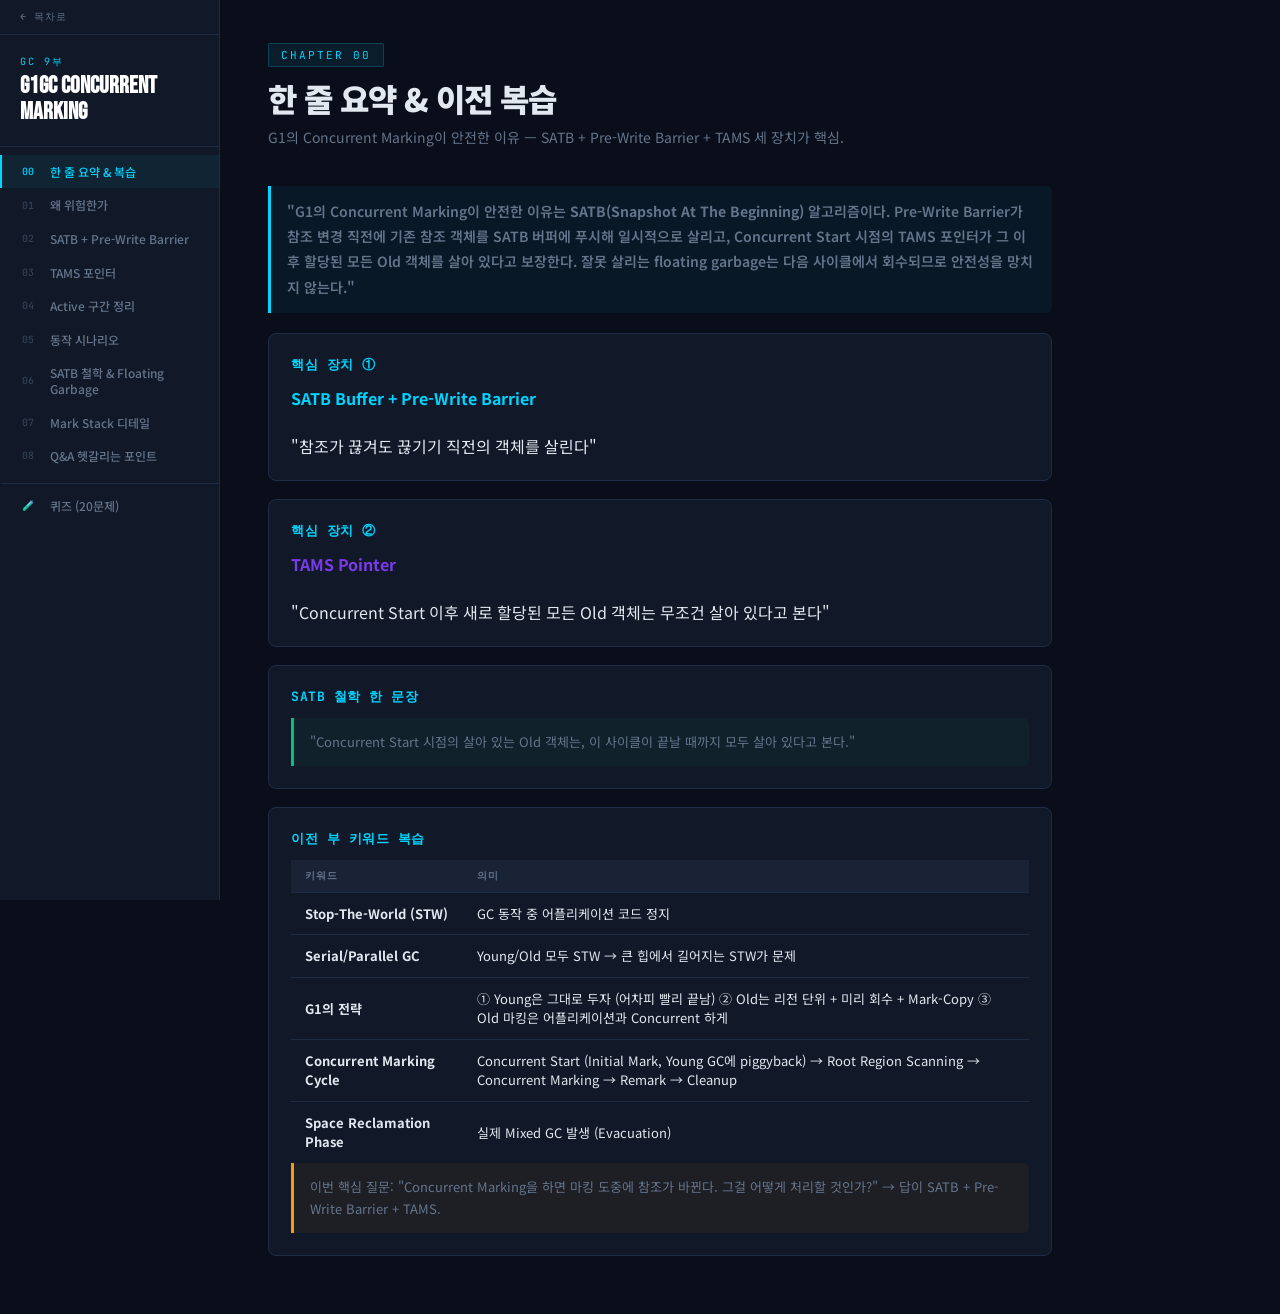
<file: part9.html>
<!DOCTYPE html>
<html lang="ko">
<head>
<meta charset="UTF-8">
<meta name="viewport" content="width=device-width, initial-scale=1.0">
<title>GC 9부 — G1GC Concurrent Marking (SATB, Pre-Write Barrier, TAMS)</title>
<link href="https://fonts.googleapis.com/css2?family=Noto+Sans+KR:wght@300;400;500;700;900&family=JetBrains+Mono:wght@400;700&family=Bebas+Neue&display=swap" rel="stylesheet">
<link rel="stylesheet" href="style.css">
</head>
<body>
<div id="sidebar">
  <a class="nav-home" href="index.html">← 목차로</a>
  <div class="logo">
    <div class="tag">GC 9부</div>
    <h1>G1GC Concurrent Marking</h1>
  </div>
  <nav>
    <div class="nav-item active" onclick="goTo('s0')"><span class="num">00</span> 한 줄 요약 &amp; 복습</div>
    <div class="nav-item" onclick="goTo('s1')"><span class="num">01</span> 왜 위험한가</div>
    <div class="nav-item" onclick="goTo('s2')"><span class="num">02</span> SATB + Pre-Write Barrier</div>
    <div class="nav-item" onclick="goTo('s3')"><span class="num">03</span> TAMS 포인터</div>
    <div class="nav-item" onclick="goTo('s4')"><span class="num">04</span> Active 구간 정리</div>
    <div class="nav-item" onclick="goTo('s5')"><span class="num">05</span> 동작 시나리오</div>
    <div class="nav-item" onclick="goTo('s6')"><span class="num">06</span> SATB 철학 &amp; Floating Garbage</div>
    <div class="nav-item" onclick="goTo('s7')"><span class="num">07</span> Mark Stack 디테일</div>
    <div class="nav-item" onclick="goTo('s8')"><span class="num">08</span> Q&amp;A 헷갈리는 포인트</div>
    <div class="nav-item" onclick="goTo('quiz')" style="margin-top:10px;border-top:1px solid var(--border);padding-top:14px;"><span class="num">🧪</span> 퀴즈 (20문제)</div>
  </nav>
</div>

<main id="main">

<!-- S0: 한 줄 요약 & 복습 -->
<div class="section active" id="s0">
  <div class="section-header">
    <div class="chip">Chapter 00</div>
    <h2>한 줄 요약 &amp; 이전 복습</h2>
    <p>G1의 Concurrent Marking이 안전한 이유 — SATB + Pre-Write Barrier + TAMS 세 장치가 핵심.</p>
  </div>
  <div class="info-box" style="font-size:14px;font-weight:600;line-height:1.8;">
    "G1의 Concurrent Marking이 안전한 이유는 <strong>SATB(Snapshot At The Beginning)</strong> 알고리즘이다.
    Pre-Write Barrier가 참조 변경 직전에 기존 참조 객체를 SATB 버퍼에 푸시해 일시적으로 살리고,
    Concurrent Start 시점의 TAMS 포인터가 그 이후 할당된 모든 Old 객체를 살아 있다고 보장한다.
    잘못 살리는 floating garbage는 다음 사이클에서 회수되므로 안전성을 망치지 않는다."
  </div>
  <div class="cards-2" style="margin-top:20px;">
    <div class="card">
      <h3>핵심 장치 ①</h3>
      <p><strong style="color:var(--accent);">SATB Buffer + Pre-Write Barrier</strong><br><br>"참조가 끊겨도 끊기기 직전의 객체를 살린다"</p>
    </div>
    <div class="card">
      <h3>핵심 장치 ②</h3>
      <p><strong style="color:var(--accent2);">TAMS Pointer</strong><br><br>"Concurrent Start 이후 새로 할당된 모든 Old 객체는 무조건 살아 있다고 본다"</p>
    </div>
  </div>
  <div class="card">
    <h3>SATB 철학 한 문장</h3>
    <div class="info-box green" style="margin:0;">"Concurrent Start 시점의 살아 있는 Old 객체는, 이 사이클이 끝날 때까지 모두 살아 있다고 본다."</div>
  </div>
  <div class="card" style="margin-top:16px;">
    <h3>이전 부 키워드 복습</h3>
    <div class="table-wrap">
      <table class="data-table">
        <thead><tr><th>키워드</th><th>의미</th></tr></thead>
        <tbody>
          <tr><td class="highlight">Stop-The-World (STW)</td><td>GC 동작 중 어플리케이션 코드 정지</td></tr>
          <tr><td class="highlight">Serial/Parallel GC</td><td>Young/Old 모두 STW → 큰 힙에서 길어지는 STW가 문제</td></tr>
          <tr><td class="highlight">G1의 전략</td><td>① Young은 그대로 두자 (어차피 빨리 끝남) ② Old는 리전 단위 + 미리 회수 + Mark-Copy ③ Old 마킹은 어플리케이션과 Concurrent 하게</td></tr>
          <tr><td class="highlight">Concurrent Marking Cycle</td><td>Concurrent Start (Initial Mark, Young GC에 piggyback) → Root Region Scanning → Concurrent Marking → Remark → Cleanup</td></tr>
          <tr><td class="highlight">Space Reclamation Phase</td><td>실제 Mixed GC 발생 (Evacuation)</td></tr>
        </tbody>
      </table>
    </div>
    <div class="info-box yellow" style="margin-bottom:0;">이번 핵심 질문: "Concurrent Marking을 하면 마킹 도중에 참조가 바뀐다. 그걸 어떻게 처리할 것인가?" → 답이 SATB + Pre-Write Barrier + TAMS.</div>
  </div>
</div>

<!-- S1: 왜 위험한가 -->
<div class="section" id="s1">
  <div class="section-header">
    <div class="chip">Chapter 01</div>
    <h2>Concurrent Marking은 왜 위험한가</h2>
    <p>3-Color Marking 복습과 치명적 실수 시나리오.</p>
  </div>
  <div class="card">
    <h3>3-Color Marking 복습</h3>
    <div class="table-wrap">
      <table class="data-table">
        <thead><tr><th>색</th><th>의미</th></tr></thead>
        <tbody>
          <tr><td class="highlight">White</td><td>마킹 전 (아직 방문 안 됨). 마킹 종료 시점에도 White면 <strong>garbage로 회수됨</strong></td></tr>
          <tr><td class="highlight" style="color:var(--accent4);">Gray</td><td>마킹은 됐지만 아직 자식 객체 스캔 안 됨 (큐에 들어가 있는 상태)</td></tr>
          <tr><td class="highlight" style="color:var(--accent3);">Black</td><td>마킹 + 스캔까지 완료</td></tr>
        </tbody>
      </table>
    </div>
  </div>
  <div class="card">
    <h3>두 가지 실수 시나리오</h3>
    <p style="margin-bottom:12px;">Concurrent 마킹 중 어플리케이션 코드가 참조를 변경하면 두 가지 실수가 가능:</p>
    <div class="table-wrap">
      <table class="data-table">
        <thead><tr><th>시나리오</th><th>결과</th><th>심각도</th></tr></thead>
        <tbody>
          <tr>
            <td>A. 죽은 객체를 살아 있다고 판단</td>
            <td>floating garbage. 메모리 조금 낭비. 다음 사이클에서 회수됨</td>
            <td><span style="color:var(--accent3);font-weight:700;">OK</span></td>
          </tr>
          <tr>
            <td><strong>B. 살아 있는 객체를 죽었다고 판단</strong></td>
            <td>회수 후 어플리케이션이 그 객체 읽으면 → 5xx, 이상 동작, 데이터 손상</td>
            <td><span style="color:var(--danger);font-weight:700;">치명적</span></td>
          </tr>
        </tbody>
      </table>
    </div>
    <div class="info-box red" style="margin-bottom:0;"><strong>G1의 설계 원칙:</strong> B를 무조건 막는다. A는 어느 정도 허용한다.</div>
  </div>
  <div class="card">
    <h3>B가 발생하는 두 조건 (둘 다 만족해야 함)</h3>
    <div class="info-box purple" style="margin-bottom:12px;">
      조건 ①: Black 객체가 White 객체를 향한 새 참조를 추가<br>
      조건 ②: 동시에, 해당 White 객체로 향하던 다른 도달 경로(Gray/White를 거치는 경로)가 모두 끊김
    </div>
    <div class="code-block">[before]
GC Root → (Gray) A → (White) X
               ↘
           (Black) B  (X와 무관)

[application code 실행]
GC Root → (Gray) A     (White) X
               ↘          ↑
           (Black) B ──┘  ← 새 참조 추가
               ↗
           (참조 끊김)

이 상태에서 마킹이 끝나면:
B는 이미 Black이라 다시 스캔 안 함
→ X는 끝까지 White → garbage로 판단 → 회수 → 사고</div>
    <div class="info-box green" style="margin-bottom:0;"><strong>포인트:</strong> 두 조건 중 하나만 막아도 B 시나리오는 발생하지 않는다.</div>
  </div>
  <div class="card">
    <h3>CMS vs G1의 선택</h3>
    <div class="table-wrap">
      <table class="data-table">
        <thead><tr><th>GC</th><th>막는 조건</th><th>결과</th></tr></thead>
        <tbody>
          <tr><td class="highlight">CMS GC</td><td>조건 ① (Black → White 새 참조)을 추적 (Incremental Update)</td><td>오버헤드 큼 → deprecated</td></tr>
          <tr><td class="highlight" style="color:var(--accent);">G1 GC</td><td><strong>조건 ② (White로 향하던 기존 참조의 끊김)을 추적 (SATB)</strong></td><td>본 장의 핵심</td></tr>
        </tbody>
      </table>
    </div>
  </div>
</div>

<!-- S2: SATB + Pre-Write Barrier -->
<div class="section" id="s2">
  <div class="section-header">
    <div class="chip">Chapter 02</div>
    <h2>해결책 ①: SATB Buffer + Pre-Write Barrier</h2>
    <p>"참조가 끊겨도, 끊기기 직전의 객체를 SATB 버퍼에 남겨서 살린다." — G1의 핵심 트릭.</p>
  </div>
  <div class="card">
    <h3>Write Barrier / Pre-Write Barrier란?</h3>
    <div class="table-wrap">
      <table class="data-table">
        <thead><tr><th>용어</th><th>정의</th></tr></thead>
        <tbody>
          <tr><td class="highlight">Write Barrier</td><td>객체 참조가 <strong>쓰일 때</strong> JVM이 자동으로 실행시키는 코드 조각</td></tr>
          <tr><td class="highlight">Pre-Write Barrier</td><td>객체 참조가 <strong>변경되기 직전에</strong> 실행되는 코드 조각</td></tr>
        </tbody>
      </table>
    </div>
    <div class="info-box yellow" style="margin-bottom:8px;">⚠️ <strong>헷갈리지 말 것:</strong> 로컬 변수(스택)의 참조 변경 시에는 동작 안 함. 객체 필드의 참조 변경 시에만 동작.</div>
    <div class="code-block">// 이때만 동작
object.field = newObject; // ← field 쓰기 직전에 Pre-Write Barrier 실행

// 이건 무관
Object local = someRef;  // 로컬 변수는 트리거 X</div>
  </div>
  <div class="card">
    <h3>Pre-Write Barrier가 하는 일</h3>
    <div class="code-block">beforeWrite(object, field, newRef) {
    oldRef = object.field          // 기존 참조 객체
    if (concurrentMarkingActive) {
        localSATBBuffer.push(oldRef)  // ← 핵심: 기존 객체를 SATB 버퍼에 인큐
    }
    // ... 그 후 실제 쓰기 진행 ...
}</div>
    <div class="info-box green" style="margin-bottom:0;">"참조가 끊겨도, 끊기기 직전의 객체를 SATB 버퍼에 남겨서 살린다." 이것이 G1의 핵심 트릭.</div>
  </div>
  <div class="card">
    <h3>SATB Buffer 구조</h3>
    <div class="code-block">┌─────────────────────────────────────────────────────┐
│  Mutator Thread 1 ─┐                               │
│                    ├─ Local SATB Buffer (FIFO)      │
│  Mutator Thread 2 ─┤                               │
│                    ├─ Local SATB Buffer              │
│  Mutator Thread N ─┤                               │
│                    ├─ Local SATB Buffer              │
│                                                     │
│     다 차거나 Remark 시점 →                          │
│                                                     │
│       ┌───────────────────────┐                     │
│       │  Global SATB Buffer   │                     │
│       │  (버퍼 주소들의 큐)   │                     │
│       └───────────────────────┘                     │
│                    ↓                                │
│       GC 스레드들이 주기적으로 DQ                   │
│       → 자신의 Local Mark Stack에 push              │
└─────────────────────────────────────────────────────┘</div>
    <div class="table-wrap" style="margin-top:12px;">
      <table class="data-table">
        <thead><tr><th>데이터 구조</th><th>소유자</th><th>역할</th></tr></thead>
        <tbody>
          <tr><td class="code">Local SATB Buffer</td><td>각 Mutator 스레드 1개씩</td><td>Pre-Write Barrier가 기존 참조 객체 push (경합 없음)</td></tr>
          <tr><td class="code">Global SATB Buffer</td><td>JVM에 1개</td><td>가득 찬 Local Buffer의 주소 자체가 들어감 (값 옮기기 X)</td></tr>
          <tr><td class="code">Local Mark Stack</td><td>각 GC 스레드 1개씩</td><td>실제 마킹 진행용 (push/pop)</td></tr>
          <tr><td class="code">Global Mark Stack</td><td>JVM에 1개</td><td>GC 스레드 간 작업 분산용 (Fork/Join 비슷)</td></tr>
        </tbody>
      </table>
    </div>
    <div class="info-box" style="margin-bottom:0;"><strong>왜 Local Buffer를 두는가?</strong> 각 스레드가 자기 버퍼만 쓰면 race condition / synchronization 비용이 0. Global로 옮길 때만 동기화.</div>
  </div>
  <div class="card">
    <h3>가득 찬 Local SATB Buffer 처리</h3>
    <p>어플리케이션 스레드가 큐 비우기 작업을 하면 본연의 코드 실행이 늦어진다. 그래서 <strong>버퍼 통째로 Global로 넘기고, 새 Local Buffer를 즉시 할당받는다.</strong> 어플리케이션의 throughput을 최대한 보호.</p>
  </div>
  <div class="card">
    <h3>GC 스레드의 SATB → Mark Stack 이동 (필터링)</h3>
    <p style="margin-bottom:12px;">GC 스레드가 Global SATB Buffer에서 객체를 꺼낼 때, 3가지 조건 중 하나라도 만족하면 <strong>discard</strong>:</p>
    <div class="table-wrap">
      <table class="data-table">
        <thead><tr><th>Discard 조건</th><th>이유</th></tr></thead>
        <tbody>
          <tr><td>① TAMS 포인터 이후에 할당된 객체</td><td>어차피 살아 있다고 보장됨 (§3)</td></tr>
          <tr><td>② 이미 마킹된 객체 (Mark Bitmap 비트 = 1)</td><td>중복 작업 방지</td></tr>
          <tr><td>③ Young 객체</td><td>Young은 Concurrent Marking 대상이 아님 (Young GC가 STW로 알아서 처리)</td></tr>
        </tbody>
      </table>
    </div>
    <div class="info-box green" style="margin-bottom:0;">조건 ③은 사실 ①에 의해 자연스럽게 커버됨 (§3-5 참고). <br>Mark Stack에 push되는 조건: Old 객체 AND TAMS 이전 할당 AND 아직 마킹 안 됨.</div>
  </div>
</div>

<!-- S3: TAMS -->
<div class="section" id="s3">
  <div class="section-header">
    <div class="chip purple">Chapter 03</div>
    <h2>해결책 ②: TAMS (Top At Mark Start)</h2>
    <p>SATB만으론 못 잡는 케이스 — "마킹 도중 새로 할당된 Old 객체"를 처리하는 장치.</p>
  </div>
  <div class="card">
    <h3>SATB만으론 부족한 케이스 — Humongous 객체 시나리오</h3>
    <div class="code-block">[Concurrent Marking 도중]
- Black 객체 A가 이미 스캔 완료된 상태
- 어플리케이션이 newHugeObject() 실행 → Humongous Region 새로 할당
- A.field = newHugeObject  (A가 거대 객체 새로 참조)</div>
    <div class="info-box red">
      <strong>문제:</strong><br>
      • 거대 객체는 바로 Old generation으로 분류 (Young Eden 거치지 않음)<br>
      • Pre-Write Barrier는 기존 참조(oldRef)를 SATB에 넣음 — <strong>새로 생긴 객체는 추적 안 함</strong><br>
      • A는 이미 Black → 다시 스캔 안 함 → 새 객체는 끝까지 White → 회수됨 → 사고
    </div>
    <div class="info-box yellow" style="margin-bottom:0;">SATB 버퍼 + Pre-Write Barrier만으론 "마킹 도중 새로 할당된 Old 객체"를 못 잡는다. 추가 장치 필요 = <strong>TAMS</strong>.</div>
  </div>
  <div class="card">
    <h3>TAMS 정의</h3>
    <div class="table-wrap">
      <table class="data-table">
        <thead><tr><th>항목</th><th>내용</th></tr></thead>
        <tbody>
          <tr><td class="code highlight">TAMS</td><td><strong>Top At Mark Start</strong> — Mark Start 시점의 Top 포인터</td></tr>
          <tr><td>존재</td><td>각 리전마다 1개씩</td></tr>
          <tr><td>기본값</td><td>리전의 <code class="inline-code">bottom</code> (= 비어 있는 리전의 시작)</td></tr>
          <tr><td>업데이트 타이밍</td><td><strong>Concurrent Start 단계</strong>에서 Old / Humongous 리전의 현재 Top 위치로 세팅</td></tr>
          <tr><td>Young 리전</td><td>TAMS는 <strong>항상 bottom 고정</strong> (절대 업데이트 안 함)</td></tr>
        </tbody>
      </table>
    </div>
  </div>
  <div class="card">
    <h3>리전 내부 구조 — TAMS 위치 변화</h3>
    <div class="code-block">[Old Region — Concurrent Start 직전]
bottom ──────────────────────────── top
│■■■■■■■■■■■■■■■■■■■■■■■░░░│
└─ 기존 객체들 ───────────┘ └─ free
                           ↑
                    TAMS = bottom (디폴트)

[Concurrent Start 시점 — TAMS 업데이트]
bottom ──────────────────────────── top
│■■■■■■■■■■■■■■■■■■■■■■■░░░│
└─ 기존 객체들 ───────────┘ └─ free
                           ↑
                    TAMS (이제 top과 동일)

[Concurrent Marking 도중 — 새 객체 할당]
bottom ──────────────────────────── new top
│■■■■■■■■■■■■■■■■■■■■■■■▓▓▓│  ← ▓ = TAMS 이후 할당
└─ 기존 객체 ───────────┘└──┘
                           ↑
                    TAMS (그대로)
                    └─ TAMS와 top 사이 모든 객체는 살아 있다고 본다</div>
    <div class="info-box green" style="margin-bottom:0;"><strong>"TAMS 이후에 할당된 객체는 무조건 살아 있다고 본다."</strong><br>이유: 그 객체는 Concurrent Start 시점의 스냅샷에는 없었던 새 객체. SATB의 철학상 신경 안 쓴다. Floating garbage가 되더라도 다음 사이클에서 회수.</div>
  </div>
  <div class="card">
    <h3>Young Region에서 TAMS가 bottom 고정인 이유</h3>
    <div class="code-block">Young Region: bottom == TAMS
               ↓ 할당될 때마다 top만 올라감
               ┌─────────────────────────┐
               │  (모든 객체가 TAMS 이후) │
               └─────────────────────────┘</div>
    <div class="info-box">결과: Young에서 할당된 모든 객체는 정의상 "TAMS 이후" → 필터링 조건 ①에 의해 SATB Buffer → Mark Stack 이동이 자동으로 차단됨.<br><br>위에서 말한 "조건 ③(Young은 무시)이 조건 ①에 흡수된다"는 뜻이 이것. Young 객체는 Young GC(STW)가 다음 사이클에 Survivor로 복사하면서 알아서 처리.</div>
  </div>
</div>

<!-- S4: Active 구간 정리 -->
<div class="section" id="s4">
  <div class="section-header">
    <div class="chip green">Chapter 04</div>
    <h2>4단계 한눈에 — Active 구간 정리</h2>
    <p>각 단계에서 SATB Buffer / Pre-Write Barrier / Mark Stack / TAMS가 언제 활성화되는지.</p>
  </div>
  <div class="card">
    <div class="table-wrap">
      <table class="data-table">
        <thead><tr><th>단계</th><th>동작 모드</th><th>SATB Buffer</th><th>Pre-Write Barrier</th><th>Mark Stack</th><th>TAMS 업데이트</th></tr></thead>
        <tbody>
          <tr>
            <td>(사이클 시작 전)</td>
            <td>Normal</td>
            <td>비활성</td><td>비활성</td><td>비활성</td><td>—</td>
          </tr>
          <tr style="background:rgba(0,212,255,.05);">
            <td class="highlight">Concurrent Start</td>
            <td>STW (Young GC 피기백)</td>
            <td>활성화 시작</td><td>활성화 시작</td><td>활성 (GC Root 직접 참조 push)</td>
            <td><strong style="color:var(--accent);">여기서 Old/Humongous 리전 업데이트</strong></td>
          </tr>
          <tr>
            <td class="highlight">Root Region Scanning</td>
            <td>Concurrent</td>
            <td>활성</td><td>활성</td><td>활성</td><td>—</td>
          </tr>
          <tr>
            <td class="highlight">Concurrent Marking</td>
            <td>Concurrent</td>
            <td>활성</td><td>활성</td><td>활성 (계속 push/pop)</td><td>—</td>
          </tr>
          <tr style="background:rgba(124,58,237,.05);">
            <td class="highlight">Remark</td>
            <td>STW</td>
            <td>마지막 flush 후 비활성</td><td>이 시점에 비활성화</td><td>활성 (SATB 잔여 처리 + 약한 참조 등)</td><td>—</td>
          </tr>
          <tr>
            <td class="highlight">Cleanup</td>
            <td>STW + Concurrent 혼합</td>
            <td>비활성</td><td>비활성</td><td>비활성 (Mark 완료)</td><td>—</td>
          </tr>
        </tbody>
      </table>
    </div>
    <div class="info-box green" style="margin-bottom:0;"><strong>논리적으로 도출:</strong> Concurrent Start와 Remark는 모두 STW. 그 사이 두 단계(Root Region Scanning + Concurrent Marking)가 어플리케이션과 동시 실행 → 참조가 막 바뀜 → SATB/Pre-Write Barrier가 활성화돼야 하는 구간.</div>
  </div>
</div>

<!-- S5: 동작 시나리오 -->
<div class="section" id="s5">
  <div class="section-header">
    <div class="chip yellow">Chapter 05</div>
    <h2>동작 시나리오</h2>
    <p>각 Phase별 핵심 동작 + 시나리오 B를 막는 케이스 트레이스.</p>
  </div>
  <div class="card">
    <h3>5 Phase 핵심 동작 정리</h3>
    <div class="table-wrap">
      <table class="data-table">
        <thead><tr><th>Phase</th><th>모드</th><th>핵심 동작</th></tr></thead>
        <tbody>
          <tr>
            <td class="highlight">Concurrent Start</td>
            <td>STW (Young GC 피기백)</td>
            <td>(a) GC Root → Old 객체를 Mark Stack push, Mark Bitmap 비트=1, 색=Gray<br>(b) Old/Humongous 리전의 top → TAMS로 복사<br>(c) Young GC 본연 작업 (Survivor 카피)</td>
          </tr>
          <tr>
            <td class="highlight">Root Region Scanning</td>
            <td>Concurrent</td>
            <td>Survivor 리전에서 Old 객체 참조 추적 → Mark Stack push</td>
          </tr>
          <tr>
            <td class="highlight">Concurrent Marking</td>
            <td>Concurrent</td>
            <td>GC 스레드: pop → scan → 자식 push(White→Gray) → 자기는 Black<br>Mutator: 참조 변경 → Pre-Write Barrier가 oldRef를 SATB push</td>
          </tr>
          <tr>
            <td class="highlight">Remark</td>
            <td>STW</td>
            <td>Local SATB Buffer → Global SATB Buffer flush → 필터링 → Mark Stack → 남은 마킹 마무리 + 약한 참조/finalizer 처리 등</td>
          </tr>
          <tr>
            <td class="highlight">Cleanup</td>
            <td>STW + Concurrent</td>
            <td>리전별 liveness 계산, 완전 garbage(빈) Old 리전은 즉시 회수, 후속 Mixed GC 후보 리전 식별·정렬</td>
          </tr>
        </tbody>
      </table>
    </div>
  </div>
  <div class="card" style="margin-top:20px;">
    <h3>영상 예제 — 시나리오 B를 막는 케이스</h3>
    <div class="code-block">초기:  GC Root → 1 → 5 → 8
                    ↓
                    2
색: [] = White, () = Gray, &lt;&gt; = Black</div>
    <div class="table-wrap" style="margin-top:12px;">
      <table class="data-table">
        <thead><tr><th>시점</th><th>Mark Stack</th><th>5의 자식 8</th></tr></thead>
        <tbody>
          <tr><td>1 scan → 2, 5 push</td><td>[2, 5]</td><td>(마킹 전)</td></tr>
          <tr><td>2 scan (자식 없음)</td><td>[5]</td><td>—</td></tr>
          <tr><td>5 scan 시작 → 8 push</td><td>[8]</td><td>(5)→8 Gray로</td></tr>
          <tr style="background:rgba(239,68,68,.08);">
            <td><strong>Mutator: 5의 참조를 끊고 2로 변경</strong></td>
            <td>[8]</td>
            <td>8 참조 끊김</td>
          </tr>
          <tr style="background:rgba(0,212,255,.08);">
            <td><strong>(Pre-Write Barrier) oldRef=8을 SATB push</strong></td>
            <td>[8]</td>
            <td>SATB에 8</td>
          </tr>
          <tr><td>5 scan 종료</td><td>[8]</td><td>&lt;5&gt;</td></tr>
          <tr><td>8 pop → scan → 자식 없음 → Black</td><td>[]</td><td>&lt;8&gt;</td></tr>
          <tr><td>Concurrent Marking 종료, Remark 진입</td><td>—</td><td>—</td></tr>
          <tr><td>Remark: SATB의 8 → 필터링 통과 → 이미 Black이라 discard</td><td>—</td><td>—</td></tr>
        </tbody>
      </table>
    </div>
    <div class="info-box green" style="margin-bottom:0;"><strong>포인트:</strong> 8은 참조가 끊겼음에도 이미 Mark Stack에 들어가 Black이 됐기 때문에 안전. 만약 Pre-Write Barrier 없이 5가 8을 push하기 전에 참조가 끊겼다면 8은 White로 남았겠지만, SATB가 oldRef를 보존해 결국 살린다.</div>
  </div>
</div>

<!-- S6: SATB 철학 & Floating Garbage -->
<div class="section" id="s6">
  <div class="section-header">
    <div class="chip">Chapter 06</div>
    <h2>SATB 철학 + Floating Garbage 트레이드오프</h2>
    <p>두 가지 해결 축의 정리와 정당한 교환.</p>
  </div>
  <div class="card">
    <h3>두 축 정리</h3>
    <div class="table-wrap">
      <table class="data-table">
        <thead><tr><th>축</th><th>장치</th><th>처리 대상</th></tr></thead>
        <tbody>
          <tr><td>마킹 도중 <strong>참조가 끊기는</strong> 경우</td><td class="code">SATB Buffer + Pre-Write Barrier</td><td>"원래 살아 있던 객체"가 끊겨도 일단 살린다</td></tr>
          <tr><td>마킹 도중 <strong>새 Old 객체가 할당</strong>되는 경우</td><td class="code">TAMS Pointer</td><td>"스냅샷 이후에 생긴 새 객체"는 모두 살린다</td></tr>
        </tbody>
      </table>
    </div>
  </div>
  <div class="card">
    <h3>"마킹 도중 새 Old 객체 할당"의 두 케이스</h3>
    <div class="cards-2">
      <div class="card" style="margin-bottom:0;">
        <h3>Humongous 객체 직접 할당</h3>
        <p>Old 리전에 바로 할당 (Young Eden 거치지 않음). TAMS 이후 영역에 들어가서 자동으로 "살아 있음" 인식.</p>
      </div>
      <div class="card" style="margin-bottom:0;">
        <h3>Promotion</h3>
        <p>Young에서 충분히 늙은 객체가 Old로 승격. 생성은 옛날이지만 "Old에 할당된" 시점이 마킹 도중. 마찬가지로 TAMS 이후.</p>
      </div>
    </div>
  </div>
  <div class="card" style="margin-top:4px;">
    <h3>Floating Garbage 메커니즘</h3>
    <div class="code-block">GC Root → A → B (Old)
A.field = null → Pre-Write Barrier가 B를 SATB push
→ Remark에서 B는 산다 → 이번 사이클 회수 안 됨 (Floating Garbage)
→ 다음 사이클: A→B 참조 이미 끊긴 상태 → SATB 안 거치고 자연스럽게 회수</div>
    <div class="info-box green" style="margin-bottom:0;"><strong>트레이드오프:</strong> "살았는데 죽었다고 판단"(치명적)을 막는 대가로 "죽었는데 살았다"(메모리 약간 낭비, 다음 사이클에 정리)를 일부 허용. 정당한 교환.</div>
  </div>
</div>

<!-- S7: Mark Stack 디테일 -->
<div class="section" id="s7">
  <div class="section-header">
    <div class="chip purple">Chapter 07</div>
    <h2>Mark Stack 디테일</h2>
    <p>GC 스레드 간 work stealing과 Mark Bitmap.</p>
  </div>
  <div class="card">
    <h3>Mark Stack 상태별 동작</h3>
    <div class="table-wrap">
      <table class="data-table">
        <thead><tr><th>상태</th><th>동작</th></tr></thead>
        <tbody>
          <tr><td>내 Local Mark Stack 가득 참</td><td>일부를 Global Mark Stack으로 옮김</td></tr>
          <tr><td>내 Local Mark Stack 비어 있음</td><td>Global Mark Stack에서 일부 가져옴</td></tr>
          <tr><td>Global Mark Stack도 비어 있음</td><td><strong>다른 GC 스레드의 Local Mark Stack에서 work stealing</strong> (Fork/Join Pool 유사)</td></tr>
        </tbody>
      </table>
    </div>
  </div>
  <div class="card">
    <h3>Mark Bitmap</h3>
    <p>객체 주소 → 비트 위치 매핑. Mark Stack push 순간 비트=1. 영상은 1객체=1비트로 단순화 표현 (실제는 객체 정렬 단위 기준).</p>
    <div class="code-block">Mark Stack에 push되는 조건:
  Old 객체
  AND TAMS 이전 할당
  AND 아직 마킹 안 됨 (Mark Bitmap 비트 = 0)
  → push 후 Mark Bitmap 비트 = 1 세팅</div>
  </div>
</div>

<!-- S8: Q&A -->
<div class="section" id="s8">
  <div class="section-header">
    <div class="chip green">Chapter 08</div>
    <h2>자주 헷갈리는 포인트 &amp; Q&amp;A</h2>
    <p>면접 대비 핵심 명제 포함.</p>
  </div>
  <div class="card">
    <div class="table-wrap">
      <table class="data-table">
        <thead><tr><th>질문</th><th>답</th></tr></thead>
        <tbody>
          <tr><td>"Old 객체"가 두 의미로 쓰여 헷갈린다</td><td>(a) Old generation 거주 객체, (b) Pre-Write Barrier의 "기존 참조 객체"(= oldRef, 나이와 무관). 혼용 주의.</td></tr>
          <tr><td>SATB 버퍼에 들어가는 건?</td><td><strong>oldRef (변경 직전에 가리키던 객체)</strong>. newRef는 안 들어감.</td></tr>
          <tr><td>거대 객체가 Old로 바로 가는 이유?</td><td>단일 리전 크기의 50%를 초과하면 Humongous로 판정. Young Eden을 거쳐 Survivor로 카피하는 비용이 커서 처음부터 Humongous Region(Old 영역에 속함)에 할당.</td></tr>
          <tr><td>CMS와 G1의 차이?</td><td>CMS는 Black→White 새 참조를 추적 (Incremental Update, 비용 큼, deprecated). G1은 기존 참조의 끊김을 추적 (SATB).</td></tr>
          <tr><td>Pre-Write Barrier가 로컬 변수에도?</td><td>No. <span class="inline-code">obj.field = x</span> 처럼 객체 필드 쓰기에만 트리거. <span class="inline-code">Object local = x</span>는 무관.</td></tr>
          <tr><td>왜 Pre-Write이고 Post-Write가 아닌가?</td><td>oldRef를 캡처해야 하므로 변경 직전에. Post였다면 oldRef가 이미 사라진 뒤라 늦음.</td></tr>
          <tr><td>SATB와 Remembered Set의 차이?</td><td>SATB는 Concurrent Marking 중 참조 변경 안전성. RSet은 리전 간 참조 추적 (Old→Young, Old→Old). 10부에서 다룸.</td></tr>
          <tr><td>TAMS는 reset 되나?</td><td>각 Concurrent Start 단계마다 다시 업데이트.</td></tr>
          <tr><td>Floating Garbage 무한 누적?</td><td>No. 다음 사이클에서 정상 회수.</td></tr>
        </tbody>
      </table>
    </div>
  </div>
  <div class="card" style="margin-top:16px;">
    <h3>면접 대비 핵심 명제</h3>
    <div class="info-box" style="margin-bottom:8px;">G1의 Concurrent Marking은 <strong>SATB(Snapshot At The Beginning)</strong> 알고리즘 기반.</div>
    <div class="info-box" style="margin-bottom:8px;"><strong>Pre-Write Barrier:</strong> 객체 필드 참조가 변경되기 직전에 기존 참조 객체를 SATB 버퍼에 push.</div>
    <div class="info-box" style="margin-bottom:8px;">SATB 버퍼는 <strong>스레드별 Local + JVM당 Global</strong> 구조. Local은 경합 없음, Global flush 시에만 동기화.</div>
    <div class="info-box" style="margin-bottom:8px;"><strong>TAMS:</strong> Concurrent Start 시점 각 Old/Humongous 리전의 top 위치. 그 이후 할당 객체는 모두 살아 있다고 본다.</div>
    <div class="info-box" style="margin-bottom:8px;">Young 리전의 TAMS는 <strong>항상 bottom 고정</strong> (Young은 Concurrent Marking 관심사가 아님).</div>
    <div class="info-box green" style="margin-bottom:8px;">G1은 <strong>"살았는데 죽었다"(B)를 무조건 막고, "죽었는데 살았다"(Floating Garbage)는 일부 허용</strong>. 다음 사이클에서 회수.</div>
    <div class="info-box purple" style="margin-bottom:0;">CMS는 Black→White 새 참조를 추적 (Incremental Update, 오버헤드 큼, deprecated). G1은 기존 참조의 끊김을 추적 (SATB).</div>
  </div>
  <div class="card" style="margin-top:16px;">
    <h3>10부 예고</h3>
    <p style="line-height:1.8;"><strong style="color:var(--accent);">Remembered Set (RSet)</strong> — 리전 간 참조 추적<br>
    <strong style="color:var(--accent);">Card Table</strong> — RSet 구현 메커니즘<br>
    <strong style="color:var(--accent);">G1 VM 옵션</strong> — 실전 튜닝 파라미터<br>
    Humongous 객체 등 짜잘한 토픽</p>
    <div class="info-box green" style="margin-bottom:0;margin-top:12px;">"G1만 제대로 알아도 JDK 26 기준으로도 디폴트 GC다. 트래픽 많은 회사 면접에선 충분한 메리트."</div>
  </div>
</div>

<!-- QUIZ -->
<div class="section" id="quiz">
  <div class="section-header">
    <div class="chip">퀴즈</div>
    <h2>실력 확인 — 20문제</h2>
    <p>9부 핵심 개념 점검. SATB, Pre-Write Barrier, TAMS를 얼마나 이해했는지 확인해보세요.</p>
  </div>
  <div id="quizMain">
    <div class="quiz-progress-bar"><div class="quiz-progress-fill" id="qProgressFill" style="width:0%"></div></div>
    <div class="quiz-q-count" id="qCount">1 / 20</div>
    <div class="quiz-question" id="qText"></div>
    <div class="quiz-options" id="qOptions"></div>
    <div class="quiz-explanation" id="qExplanation"></div>
    <button class="btn btn-primary" id="qNextBtn" style="display:none;" onclick="quizNext()">다음 문제 →</button>
  </div>
  <div class="quiz-result" id="quizResult">
    <div class="score-num" id="quizScore"></div>
    <p id="quizComment"></p>
    <button class="btn btn-ghost" style="margin-top:24px;" onclick="quizRestart()">다시 풀기</button>
  </div>
</div>

</main>

<script>
const questions = [
  {q:"G1GC의 Concurrent Marking이 안전한 이유를 한 단어로 표현하면?",o:["TLAB","SATB","RSet","Card Table"],a:1,e:"SATB(Snapshot At The Beginning) 알고리즘이 핵심. Pre-Write Barrier + TAMS가 함께 동작한다."},
  {q:"3-Color Marking에서 'Black'의 의미는?",o:["아직 방문 안 됨","마킹됐지만 자식 스캔 안 됨","마킹 + 스캔까지 완료","GC 회수 대상"],a:2,e:"Black = 마킹 + 자식 스캔까지 완료. 이미 Black인 객체는 다시 스캔하지 않는다."},
  {q:"Concurrent Marking 중 '살아 있는 객체를 죽었다고 판단'하는 시나리오(B)가 발생하려면 조건이 몇 개 동시에 만족해야 하는가?",o:["1개","2개","3개","4개"],a:1,e:"조건 ①(Black→White 새 참조 추가) AND 조건 ②(White로 향하던 기존 경로 모두 끊김) — 둘 다 만족해야 B가 발생."},
  {q:"G1 GC는 시나리오 B를 막기 위해 어떤 조건을 추적하는가?",o:["Black→White 새 참조 추가 (조건 ①)","White로 향하던 기존 참조의 끊김 (조건 ②)","두 조건 모두 추적","아무것도 추적 안 함"],a:1,e:"G1은 조건 ②(기존 참조의 끊김)를 SATB로 추적한다. CMS는 조건 ①을 추적했고 deprecated 됐다."},
  {q:"Pre-Write Barrier는 언제 실행되는가?",o:["참조 변경 직후","참조 변경 직전","GC Root 스캔 시","객체 생성 시"],a:1,e:"Pre-Write Barrier는 객체 필드 참조가 변경되기 '직전'에 실행된다. oldRef를 캡처해야 하므로 직전이어야 한다."},
  {q:"Pre-Write Barrier는 어떤 경우에 동작하는가?",o:["로컬 변수의 참조 변경 시","객체 필드의 참조 변경 시","두 경우 모두","두 경우 모두 아님"],a:1,e:"로컬 변수(스택)는 트리거하지 않는다. obj.field = x 처럼 객체 필드 쓰기에만 동작."},
  {q:"Pre-Write Barrier가 SATB 버퍼에 넣는 것은?",o:["newRef (새로 할당한 참조)","oldRef (기존에 가리키던 참조)","object 자체","field 이름"],a:1,e:"변경 직전의 기존 참조(oldRef)를 SATB 버퍼에 push한다. newRef는 넣지 않는다."},
  {q:"Local SATB Buffer가 가득 찼을 때 어플리케이션 스레드는 무엇을 하는가?",o:["버퍼를 직접 비운다","GC를 중단한다","버퍼 통째로 Global로 넘기고 새 Local Buffer 즉시 할당","다음 Young GC까지 대기"],a:2,e:"어플리케이션 스레드가 큐 비우기를 직접 하면 throughput이 떨어지므로, 버퍼를 통째로 Global로 넘기고 새 버퍼를 즉시 할당받는다."},
  {q:"Global SATB Buffer에는 무엇이 저장되는가?",o:["객체 주소 목록","Local Buffer의 내용 복사본","Local Buffer의 주소 자체","GC Root 목록"],a:2,e:"값을 옮기지 않고 Local Buffer의 주소 자체가 들어간다. 효율적."},
  {q:"GC 스레드가 SATB Buffer에서 객체를 꺼낼 때 discard하는 조건이 아닌 것은?",o:["TAMS 포인터 이후에 할당된 객체","이미 마킹된 객체 (Bitmap 비트=1)","Young 객체","Old 리전에 있는 객체"],a:3,e:"Old 리전에 있는 객체는 discard 조건이 아니라 오히려 Mark Stack에 push되는 대상이다. discard 조건: ①TAMS 이후, ②이미 마킹, ③Young 객체."},
  {q:"TAMS는 무엇의 약자인가?",o:["Top At Mark Start","Table At Mark Scanning","Time At Mark Start","Top After Mark Stop"],a:0,e:"TAMS = Top At Mark Start. Mark(Concurrent Start) 시작 시점의 리전 Top 포인터 위치를 기록한다."},
  {q:"TAMS는 언제 업데이트되는가?",o:["Remark 단계에서","Concurrent Marking 중 지속적으로","Concurrent Start 단계에서 Old/Humongous 리전만","Cleanup 단계에서"],a:2,e:"Concurrent Start 단계(STW)에서 각 Old/Humongous 리전의 현재 top 위치를 TAMS에 복사한다. Young 리전은 업데이트하지 않는다."},
  {q:"Young 리전의 TAMS는?",o:["Concurrent Start마다 top으로 업데이트","항상 bottom 고정","리전이 비워질 때 리셋","GC 마다 다르게 설정"],a:1,e:"Young 리전의 TAMS는 항상 bottom으로 고정. 따라서 Young의 모든 객체가 정의상 'TAMS 이후'가 되어 SATB 처리에서 자동 차단된다."},
  {q:"TAMS 이후에 할당된 객체는 어떻게 처리되는가?",o:["Concurrent Marking에서 즉시 스캔","다음 Young GC 때까지 대기","무조건 살아 있다고 본다","SATB 버퍼에 push된다"],a:2,e:"TAMS 이후 할당 객체는 Concurrent Start 스냅샷에 없던 새 객체이므로 무조건 살아 있다고 본다. Floating garbage가 되어도 다음 사이클에서 회수."},
  {q:"Humongous 객체가 Old Generation으로 바로 할당되는 기준은?",o:["힙의 10% 초과","리전 크기의 50% 초과","Young 리전이 가득 찼을 때","GC가 결정"],a:1,e:"단일 리전 크기의 50%를 초과하면 Humongous로 판정하여 처음부터 Humongous Region(Old 영역)에 할당한다."},
  {q:"Floating Garbage란?",o:["참조가 없는데 살아 있다고 판단된 객체","참조가 있는데 죽었다고 판단된 객체","Young에서 Old로 승격된 객체","TAMS 이전에 할당된 객체"],a:0,e:"실제로는 죽었지만(참조가 끊겼지만) SATB에 의해 이번 사이클에서 살아 있다고 판단된 객체. 다음 사이클에서 회수된다."},
  {q:"G1의 설계 원칙으로 올바른 것은?",o:["A(죽은 객체 살림)와 B(산 객체 죽임) 모두 막는다","A는 어느 정도 허용하고 B는 무조건 막는다","B는 허용하고 A는 막는다","두 가지 모두 허용한다"],a:1,e:"B(살아 있는 객체를 죽었다고 판단)는 치명적 버그이므로 무조건 막는다. A(floating garbage)는 메모리 낭비이지만 다음 사이클에서 회수되므로 일부 허용한다."},
  {q:"Remark 단계에서 주로 하는 일이 아닌 것은?",o:["남은 SATB 버퍼 flush 및 처리","약한 참조/finalizer 처리","TAMS 포인터 업데이트","마킹 마무리"],a:2,e:"TAMS 포인터는 Concurrent Start 단계에서 업데이트된다. Remark는 STW로 SATB 잔여 처리, 마킹 마무리, 약한 참조/finalizer 처리를 담당한다."},
  {q:"Mark Stack이 비었을 때 GC 스레드는?",o:["GC 종료를 선언한다","Global Mark Stack에서 가져오고, 그도 비었으면 다른 GC 스레드에서 work stealing","다음 Remark까지 대기","어플리케이션에 알린다"],a:1,e:"Local Mark Stack이 비면 Global에서 가져오고, Global도 비면 다른 GC 스레드의 Local Mark Stack에서 work stealing한다 (Fork/Join Pool과 유사)."},
  {q:"CMS GC가 deprecated된 주된 이유는?",o:["Concurrent Marking을 지원하지 않아서","Black→White 새 참조 추적(Incremental Update) 방식의 오버헤드가 너무 커서","Floating Garbage 문제 때문에","Young GC를 별도로 처리하지 못해서"],a:1,e:"CMS는 조건 ①(Black→White 새 참조)을 추적하는 Incremental Update 방식을 사용했는데 오버헤드가 너무 커서 deprecated됐다. G1은 조건 ②(기존 참조 끊김)를 추적하는 SATB를 사용한다."}
];

let qi=0, score=0, answered=false;
function goTo(id){
  document.querySelectorAll('.section').forEach(s=>s.classList.remove('active'));
  document.querySelectorAll('.nav-item').forEach(n=>n.classList.remove('active'));
  if(id==='quiz'){
    document.getElementById('quiz').classList.add('active');
    document.querySelectorAll('.nav-item').forEach(n=>{if(n.textContent.includes('퀴즈'))n.classList.add('active');});
    quizStart();
  } else {
    document.getElementById(id).classList.add('active');
    document.querySelectorAll('.nav-item').forEach(n=>{
      const idx=['s0','s1','s2','s3','s4','s5','s6','s7','s8'].indexOf(id);
      if(idx>=0&&n.querySelector('.num')&&n.querySelector('.num').textContent===String(idx).padStart(2,'0'))n.classList.add('active');
    });
  }
  window.scrollTo(0,0);
}
function quizStart(){
  qi=0;score=0;answered=false;
  document.getElementById('quizMain').style.display='block';
  document.getElementById('quizResult').classList.remove('show');
  renderQ();
}
function renderQ(){
  const q=questions[qi];
  document.getElementById('qProgressFill').style.width=((qi/questions.length)*100)+'%';
  document.getElementById('qCount').textContent=(qi+1)+' / '+questions.length;
  document.getElementById('qText').textContent=q.q;
  document.getElementById('qExplanation').className='quiz-explanation';
  document.getElementById('qExplanation').textContent='';
  document.getElementById('qNextBtn').style.display='none';
  answered=false;
  const opts=document.getElementById('qOptions');
  opts.innerHTML='';
  q.o.forEach((o,i)=>{
    const d=document.createElement('div');
    d.className='quiz-opt';
    d.textContent=o;
    d.onclick=()=>answer(i,d);
    opts.appendChild(d);
  });
}
function answer(i,el){
  if(answered)return;
  answered=true;
  const q=questions[qi];
  document.querySelectorAll('.quiz-opt').forEach((d,j)=>{
    if(j===q.a)d.classList.add('correct');
    else if(j===i)d.classList.add('wrong');
  });
  if(i===q.a)score++;
  const exp=document.getElementById('qExplanation');
  exp.textContent=q.e;
  exp.classList.add('show');
  document.getElementById('qNextBtn').style.display='inline-flex';
}
function quizNext(){
  qi++;
  if(qi>=questions.length){
    document.getElementById('quizMain').style.display='none';
    document.getElementById('quizScore').textContent=score+'/'+questions.length;
    const pct=Math.round(score/questions.length*100);
    let c='';
    if(pct===100)c='완벽해요 🎉 9부 마스터!';
    else if(pct>=80)c='훌륭해요 👏 거의 다 이해했어요!';
    else if(pct>=60)c='잘 하셨어요 👍 틀린 챕터를 복습해보세요.';
    else if(pct>=40)c='절반 통과 ✨ 핵심 챕터를 한 번 더 읽어보세요.';
    else c='복습이 필요해요 📖 SATB와 TAMS부터 다시 읽어보세요.';
    document.getElementById('quizComment').textContent=pct+'% 정답률 — '+c;
    document.getElementById('quizResult').classList.add('show');
  } else {
    renderQ();
  }
}
function quizRestart(){quizStart();}

// init
document.addEventListener('DOMContentLoaded',()=>goTo('s0'));
</script>
</body>
</html>
</file>
<file: style.css>
:root{--bg:#0a0e1a;--surface:#111827;--surface2:#1a2235;--border:#1e2d45;--accent:#00d4ff;--accent2:#7c3aed;--accent3:#10b981;--accent4:#f59e0b;--text:#e2e8f0;--text-dim:#64748b;--text-muted:#334155;--danger:#ef4444;--mono:'JetBrains Mono',monospace;--sans:'Noto Sans KR',sans-serif;--display:'Bebas Neue',sans-serif}
*{box-sizing:border-box;margin:0;padding:0}
body{background:var(--bg);color:var(--text);font-family:var(--sans);min-height:100vh;overflow-x:hidden}
#sidebar{position:fixed;left:0;top:0;width:220px;height:100vh;background:var(--surface);border-right:1px solid var(--border);display:flex;flex-direction:column;z-index:100;overflow-y:auto}
#sidebar .logo{padding:20px;border-bottom:1px solid var(--border)}
#sidebar .logo .tag{font-family:var(--mono);font-size:10px;color:var(--accent);letter-spacing:2px;text-transform:uppercase}
#sidebar .logo h1{font-family:var(--display);font-size:24px;color:#fff;line-height:1.1;margin-top:4px}
#sidebar nav{padding:8px 0;flex:1}
.nav-item{display:flex;align-items:center;gap:10px;padding:9px 20px;cursor:pointer;font-size:12px;font-weight:500;color:var(--text-dim);border-left:2px solid transparent;transition:all .2s;line-height:1.3}
.nav-item:hover{color:var(--text);background:var(--surface2)}
.nav-item.active{color:var(--accent);border-left-color:var(--accent);background:rgba(0,212,255,.06)}
.nav-item .num{font-family:var(--mono);font-size:10px;color:var(--text-muted);min-width:18px}
.nav-item.active .num{color:var(--accent)}
.nav-home{display:flex;align-items:center;gap:8px;padding:10px 20px;font-family:var(--mono);font-size:10px;color:var(--text-dim);text-decoration:none;border-bottom:1px solid var(--border);transition:all .2s;letter-spacing:1px;text-transform:uppercase}
.nav-home:hover{color:var(--accent)}
#main{margin-left:220px;min-height:100vh}
.section{display:none;padding:40px 48px;max-width:880px;animation:fadeSlide .35s ease}
.section.active{display:block}
@keyframes fadeSlide{from{opacity:0;transform:translateY(14px)}to{opacity:1;transform:translateY(0)}}
.section-header{margin-bottom:36px}
.section-header .chip{font-family:var(--mono);font-size:11px;letter-spacing:2px;text-transform:uppercase;color:var(--accent);background:rgba(0,212,255,.08);border:1px solid rgba(0,212,255,.2);padding:4px 12px;border-radius:2px;display:inline-block;margin-bottom:14px}
.section-header h2{font-size:32px;font-weight:900;letter-spacing:-1px;line-height:1.1}
.section-header p{margin-top:10px;color:var(--text-dim);font-size:14px;line-height:1.7}
.card{background:var(--surface);border:1px solid var(--border);border-radius:8px;padding:22px;margin-bottom:18px}
.card h3{font-size:13px;font-weight:700;letter-spacing:.5px;text-transform:uppercase;color:var(--accent);margin-bottom:12px;font-family:var(--mono)}
.data-table{width:100%;border-collapse:collapse;font-size:13px}
.data-table th{background:var(--surface2);padding:9px 14px;text-align:left;font-family:var(--mono);font-size:10px;letter-spacing:1px;text-transform:uppercase;color:var(--text-dim);border-bottom:1px solid var(--border)}
.data-table td{padding:11px 14px;border-bottom:1px solid var(--border);color:var(--text);line-height:1.5}
.data-table tr:last-child td{border-bottom:none}
.data-table tr:hover td{background:var(--surface2)}
.highlight{color:var(--accent);font-weight:700}
.code{font-family:var(--mono);font-size:12px;color:var(--accent3)}
.code-block{background:#070d1a;border:1px solid var(--border);border-radius:6px;padding:16px 18px;font-family:var(--mono);font-size:12px;line-height:1.9;margin-bottom:14px;overflow-x:auto;white-space:pre}
.code-block .kw{color:#7c3aed}
.code-block .cm{color:var(--text-muted)}
.code-block .st{color:var(--accent3)}
.code-block .fn{color:var(--accent)}
.info-box{border-left:3px solid var(--accent);background:rgba(0,212,255,.05);padding:13px 16px;border-radius:0 6px 6px 0;margin-bottom:14px;font-size:13px;line-height:1.7;color:var(--text-dim)}
.info-box.green{border-color:var(--accent3);background:rgba(16,185,129,.05)}
.info-box.yellow{border-color:var(--accent4);background:rgba(245,158,11,.05)}
.info-box.purple{border-color:var(--accent2);background:rgba(124,58,237,.05)}
.info-box.red{border-color:var(--danger);background:rgba(239,68,68,.05)}
.tag-inline{font-family:var(--mono);font-size:11px;background:rgba(0,212,255,.1);color:var(--accent);padding:2px 8px;border-radius:3px;border:1px solid rgba(0,212,255,.2)}
.tag-green{font-family:var(--mono);font-size:11px;background:rgba(16,185,129,.1);color:var(--accent3);padding:2px 8px;border-radius:3px}
.tag-yellow{font-family:var(--mono);font-size:11px;background:rgba(245,158,11,.1);color:var(--accent4);padding:2px 8px;border-radius:3px}
.tag-purple{font-family:var(--mono);font-size:11px;background:rgba(124,58,237,.1);color:var(--accent2);padding:2px 8px;border-radius:3px}
.btn{padding:9px 20px;border-radius:4px;font-family:var(--mono);font-size:11px;font-weight:700;letter-spacing:1px;text-transform:uppercase;border:none;cursor:pointer;transition:all .2s}
.btn-primary{background:var(--accent);color:#000}
.btn-primary:hover{background:#00b8d9}
.btn-ghost{background:transparent;color:var(--text-dim);border:1px solid var(--border)}
.btn-ghost:hover{border-color:var(--accent);color:var(--accent)}
.fde-step{flex:1;text-align:center;padding:18px 10px;border:1px solid var(--border);background:var(--surface2);position:relative;transition:all .3s}
.fde-step.lit{border-color:var(--accent);background:rgba(0,212,255,.08);box-shadow:0 0 18px rgba(0,212,255,.14)}
.fde-step .step-num{font-family:var(--display);font-size:28px;color:var(--text-muted);line-height:1}
.fde-step.lit .step-num{color:var(--accent)}
.fde-step .step-name{font-family:var(--mono);font-size:10px;letter-spacing:1px;text-transform:uppercase;color:var(--accent3);margin:5px 0 3px}
.fde-step .step-desc{font-size:11px;color:var(--text-dim);line-height:1.4}
.fde-detail{background:var(--surface2);border:1px solid var(--border);border-radius:6px;padding:16px 18px;min-height:56px;font-size:13px;line-height:1.7;color:var(--text);transition:all .3s}
.fde-controls{display:flex;gap:10px;margin-top:14px}
.pf-stage{display:flex;align-items:center;gap:12px;padding:13px 14px;border:1px solid var(--border);border-radius:4px;background:var(--surface2);opacity:.4;transition:all .4s;margin-bottom:4px}
.pf-stage.active-stage{opacity:1;border-color:var(--accent2);background:rgba(124,58,237,.08);box-shadow:0 0 14px rgba(124,58,237,.14)}
.pf-stage.done-stage{opacity:.7;border-color:var(--accent3);background:rgba(16,185,129,.05)}
.pf-stage .stage-icon{width:28px;height:28px;border-radius:50%;display:flex;align-items:center;justify-content:center;font-family:var(--mono);font-size:11px;font-weight:700;background:var(--border);color:var(--text-dim);flex-shrink:0;transition:all .4s}
.pf-stage.active-stage .stage-icon{background:var(--accent2);color:#fff}
.pf-stage.done-stage .stage-icon{background:var(--accent3);color:#000}
.pf-stage .stage-text{font-size:13px;line-height:1.5}
.pf-stage .stage-text strong{font-family:var(--mono);font-size:11px;color:var(--accent2);display:block;margin-bottom:2px}
.pf-stage.done-stage .stage-text strong{color:var(--accent3)}
.quiz-progress-bar{height:4px;background:var(--border);border-radius:2px;margin-bottom:28px;overflow:hidden}
.quiz-progress-fill{height:100%;background:linear-gradient(90deg,var(--accent),var(--accent2));border-radius:2px;transition:width .4s}
.quiz-q-count{font-family:var(--mono);font-size:11px;color:var(--text-dim);margin-bottom:8px;letter-spacing:1px}
.quiz-question{font-size:19px;font-weight:700;line-height:1.5;margin-bottom:24px;color:var(--text)}
.quiz-options{display:flex;flex-direction:column;gap:9px;margin-bottom:20px}
.quiz-opt{display:flex;align-items:flex-start;gap:13px;padding:14px 18px;border:1px solid var(--border);border-radius:6px;cursor:pointer;transition:all .2s;background:var(--surface);font-size:13px;line-height:1.5;text-align:left;width:100%;color:var(--text);font-family:var(--sans)}
.quiz-opt:hover:not(:disabled){border-color:var(--accent);background:rgba(0,212,255,.04)}
.quiz-opt .opt-key{font-family:var(--mono);font-size:11px;font-weight:700;width:22px;height:22px;border-radius:3px;background:var(--surface2);display:flex;align-items:center;justify-content:center;flex-shrink:0;color:var(--text-dim);transition:all .2s}
.quiz-opt:hover:not(:disabled) .opt-key{background:var(--accent);color:#000}
.quiz-opt.correct{border-color:var(--accent3)!important;background:rgba(16,185,129,.08)!important}
.quiz-opt.correct .opt-key{background:var(--accent3);color:#000}
.quiz-opt.wrong{border-color:var(--danger)!important;background:rgba(239,68,68,.06)!important}
.quiz-opt.wrong .opt-key{background:var(--danger);color:#fff}
.quiz-opt:disabled{cursor:default}
.quiz-explanation{display:none;background:var(--surface2);border:1px solid var(--border);border-radius:6px;padding:16px 18px;font-size:13px;line-height:1.7;color:var(--text-dim);margin-bottom:18px}
.quiz-explanation.show{display:block;animation:fadeSlide .3s ease}
.quiz-explanation strong{color:var(--accent);font-family:var(--mono)}
.quiz-result{display:none;text-align:center;padding:48px}
.quiz-result.show{display:block;animation:fadeSlide .4s ease}
.quiz-result .score-num{font-family:var(--display);font-size:88px;line-height:1;color:var(--accent)}
.quiz-result p{color:var(--text-dim);font-size:15px;margin-top:10px}
#quiz-section{padding:40px 48px;max-width:880px}
::-webkit-scrollbar{width:5px}
::-webkit-scrollbar-track{background:var(--surface)}
::-webkit-scrollbar-thumb{background:var(--border);border-radius:3px}
</file>
